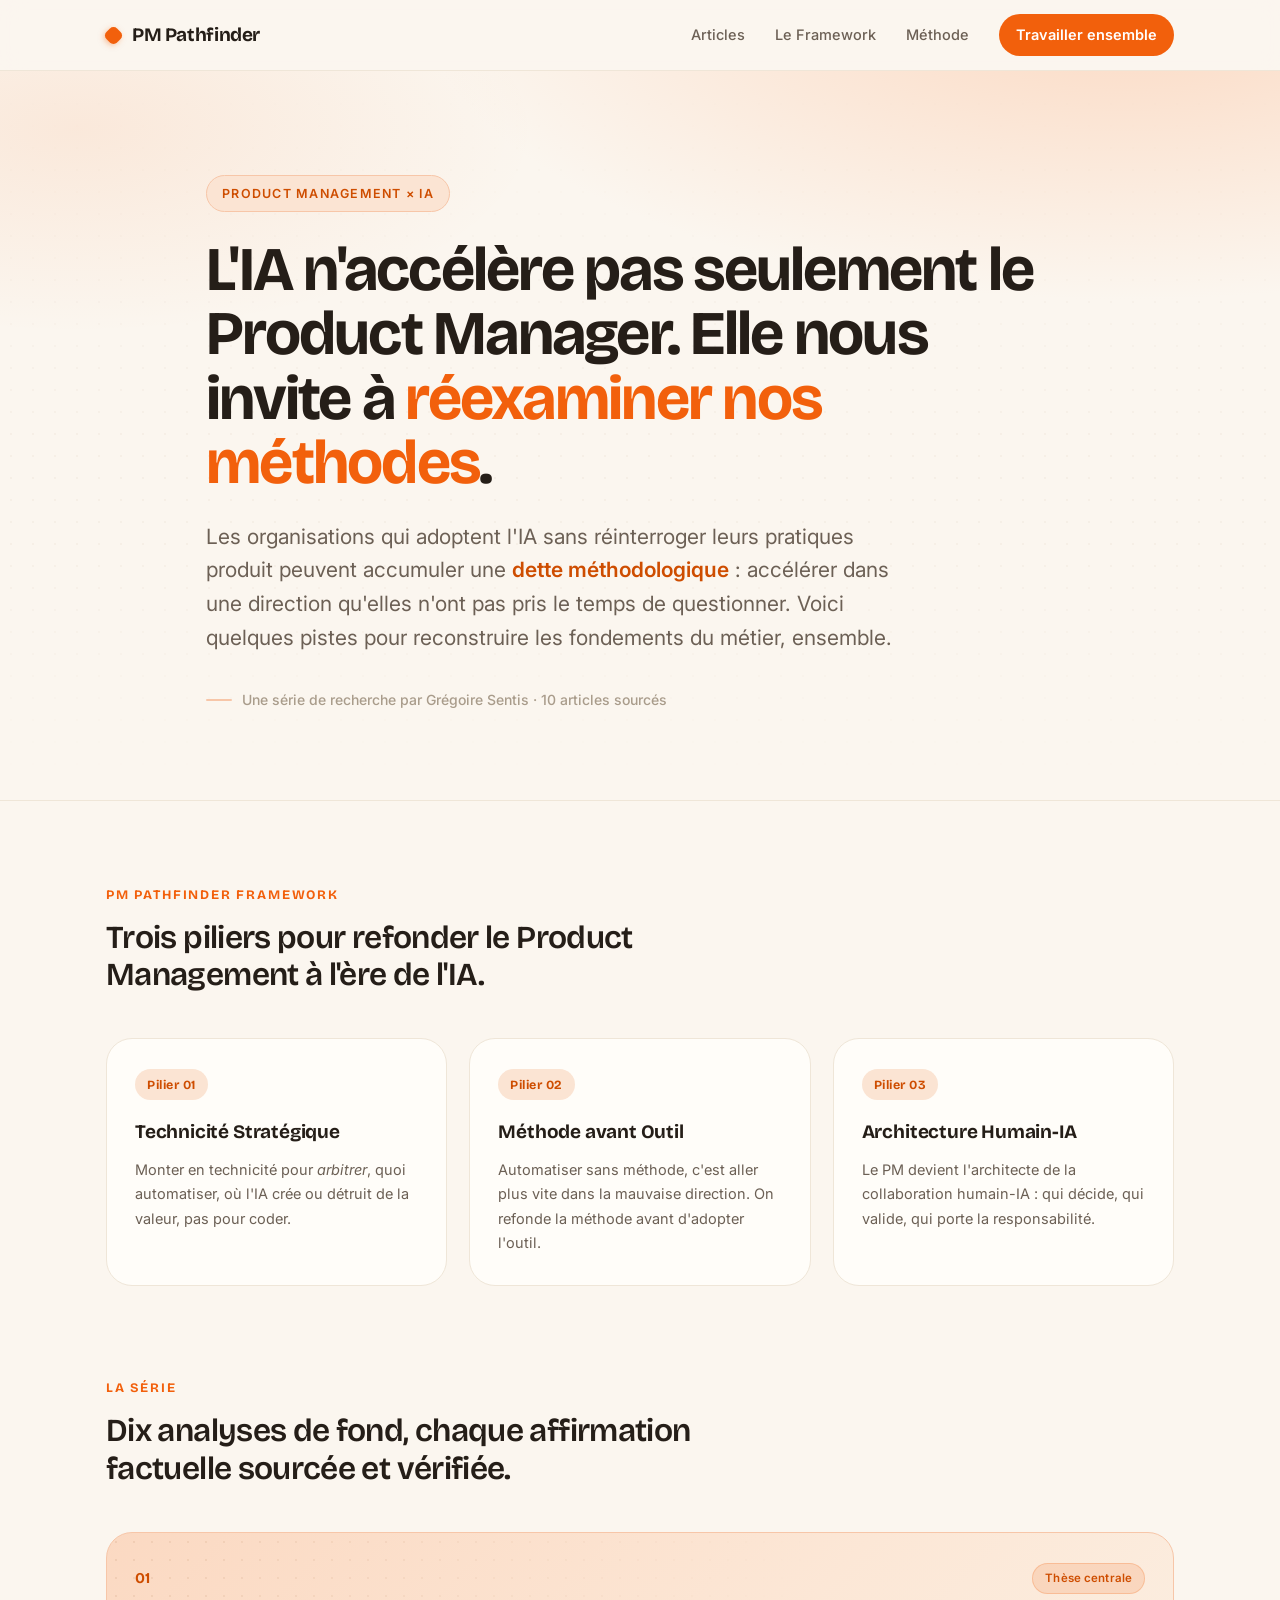
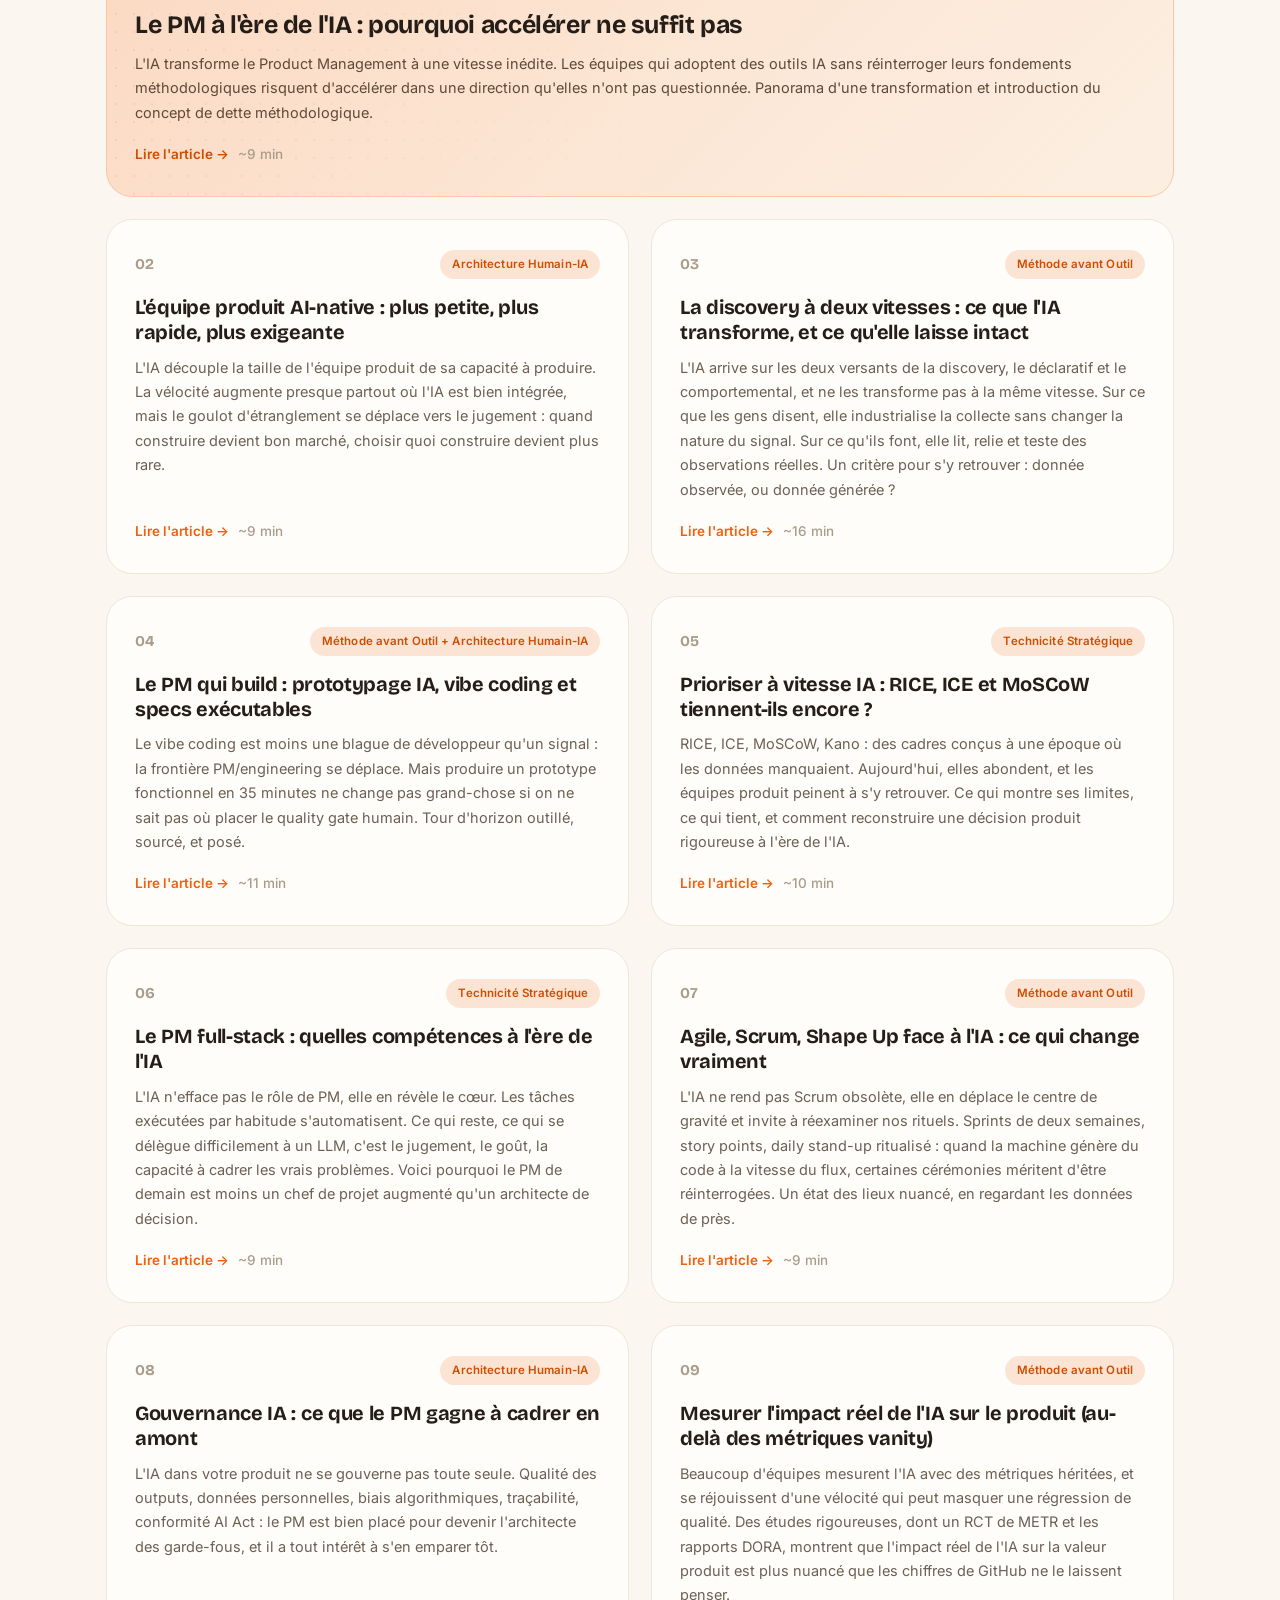
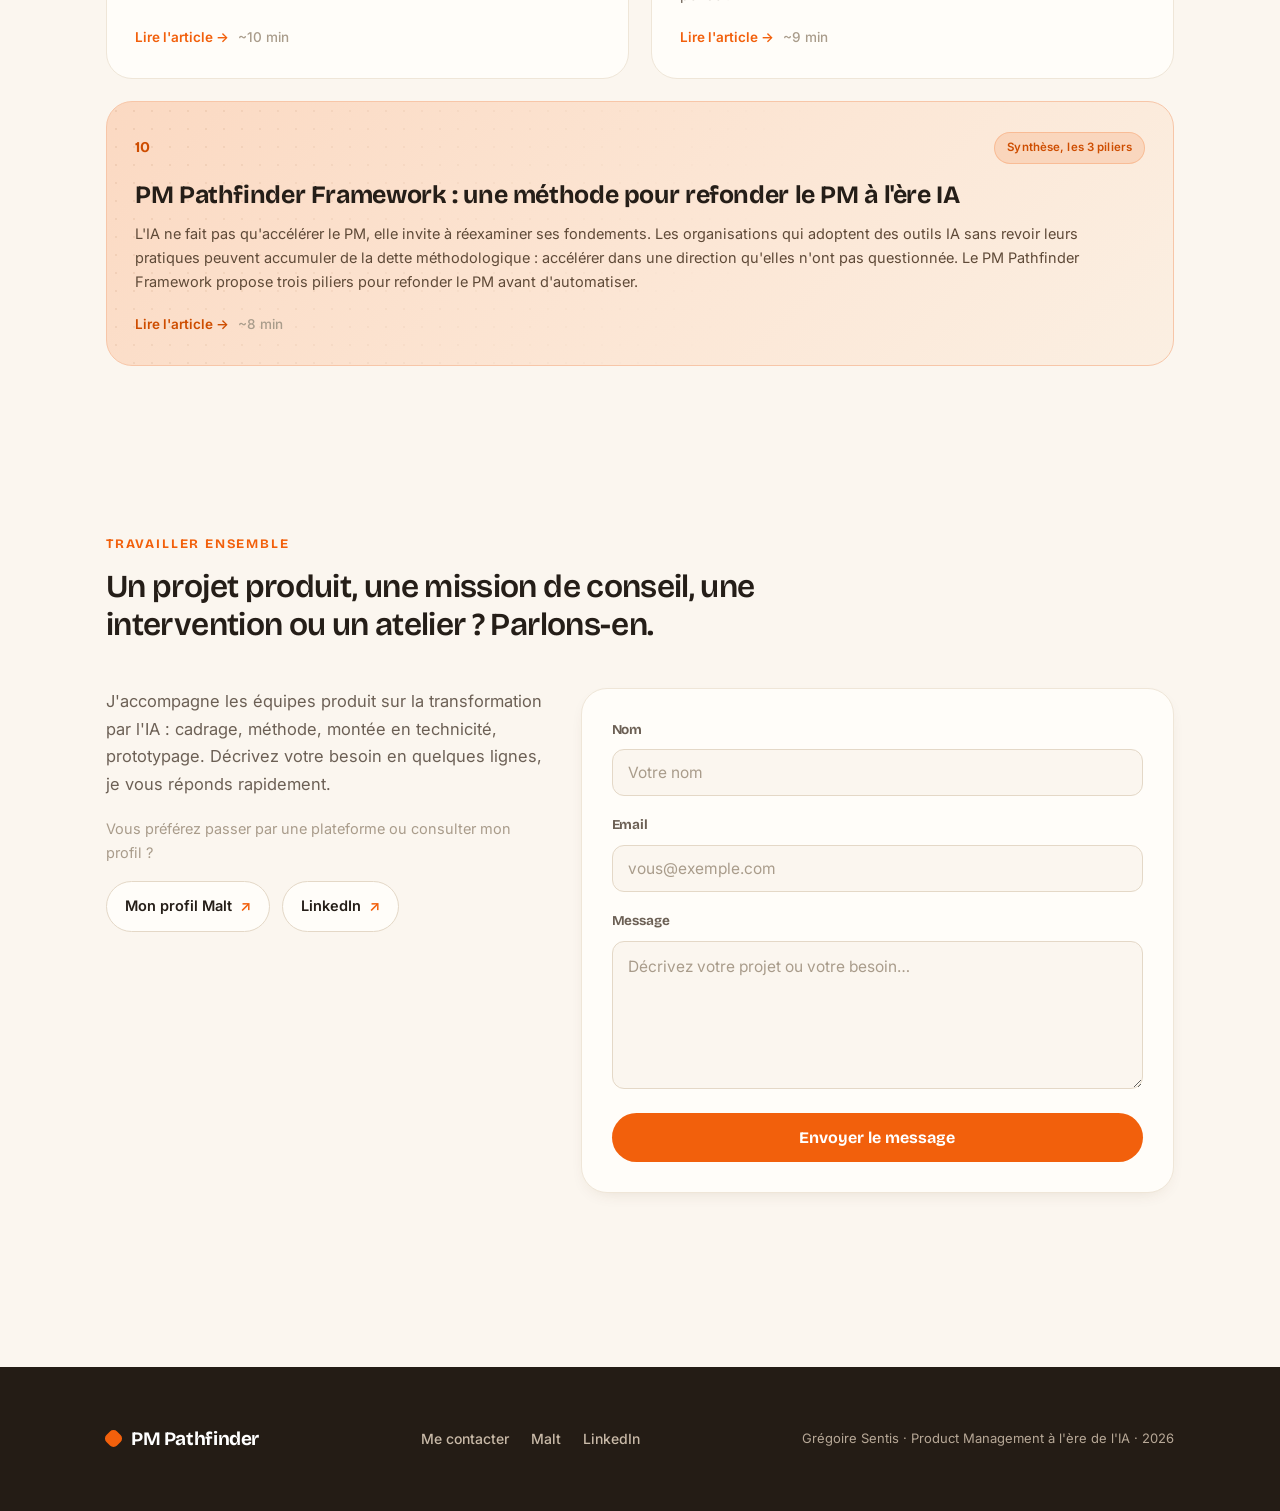
<file: index.html>
<!doctype html><html lang="fr"><head>
<meta charset="utf-8"><meta name="viewport" content="width=device-width,initial-scale=1">
<title>PM Pathfinder, Le Product Management à l&#x27;ère de l&#x27;IA</title>
<meta name="description" content="Série de recherche de Grégoire Sentis sur la transformation du Product Management par l&#x27;IA dans les startups et scaleups.">
<link rel="preconnect" href="https://fonts.googleapis.com">
<link href="https://fonts.googleapis.com/css2?family=Bricolage+Grotesque:opsz,wght@12..96,400..800&family=Inter:wght@400;500;600;700&display=swap" rel="stylesheet">
<link rel="stylesheet" href="styles.css">
<script defer src="/analytics.js"></script>
<link rel="canonical" href="https://www.gregoiresentis.com/">
<meta property="og:type" content="website">
<meta property="og:site_name" content="PM Pathfinder">
<meta property="og:locale" content="fr_FR">
<meta property="og:title" content="PM Pathfinder, Le Product Management à l'ère de l'IA">
<meta property="og:description" content="Série de recherche de Grégoire Sentis sur la transformation du Product Management par l'IA dans les startups et scaleups.">
<meta property="og:url" content="https://www.gregoiresentis.com/">
<meta name="twitter:card" content="summary">
<meta name="twitter:title" content="PM Pathfinder, Le Product Management à l'ère de l'IA">
<meta name="twitter:description" content="Série de recherche de Grégoire Sentis sur la transformation du Product Management par l'IA dans les startups et scaleups.">
<script type="application/ld+json">{"@context":"https://schema.org","@type":"WebSite","name":"PM Pathfinder","url":"https://www.gregoiresentis.com/","inLanguage":"fr","description":"Série de recherche de Grégoire Sentis sur la transformation du Product Management par l'IA dans les startups et scaleups.","author":{"@type":"Person","name":"Grégoire Sentis","url":"https://www.linkedin.com/in/gregoire-sentis/"}}</script>
</head><body>
<nav class="nav"><div class="wrap">
<a class="brand" href="index.html"><span class="dot"></span> PM Pathfinder</a>
<div class="nav-links">
<a href="index.html#articles">Articles</a>
<a href="index.html#framework">Le Framework</a>
<a href="articles/10-framework.html">Méthode</a>
<a class="nav-cta" href="index.html#contact">Travailler ensemble</a>
</div></div></nav>

<header class="hero"><div class="wrap">
<span class="kicker">Product Management × IA</span>
<h1>L'IA n'accélère pas seulement le Product Manager. Elle nous invite à <span class="hl">réexaminer nos méthodes</span>.</h1>
<p class="lead">Les organisations qui adoptent l'IA sans réinterroger leurs pratiques produit peuvent accumuler une <strong>dette méthodologique</strong> : accélérer dans une direction qu'elles n'ont pas pris le temps de questionner. Voici quelques pistes pour reconstruire les fondements du métier, ensemble.</p>
<div class="sig">Une série de recherche par Grégoire Sentis · 10 articles sourcés</div>
</div></header>

<section class="section" id="framework"><div class="wrap">
<h2 class="sec-title">PM Pathfinder Framework</h2>
<div class="sec-sub">Trois piliers pour refonder le Product Management à l'ère de l'IA.</div>
<div class="pillars"><div class="pillar"><div class="n">Pilier 01</div><h3>Technicité Stratégique</h3><p>Monter en technicité pour <em>arbitrer</em>, quoi automatiser, où l'IA crée ou détruit de la valeur, pas pour coder.</p></div><div class="pillar"><div class="n">Pilier 02</div><h3>Méthode avant Outil</h3><p>Automatiser sans méthode, c'est aller plus vite dans la mauvaise direction. On refonde la méthode avant d'adopter l'outil.</p></div><div class="pillar"><div class="n">Pilier 03</div><h3>Architecture Humain-IA</h3><p>Le PM devient l'architecte de la collaboration humain-IA : qui décide, qui valide, qui porte la responsabilité.</p></div></div>
</div></section>

<section class="section" id="articles" style="padding-top:8px"><div class="wrap">
<h2 class="sec-title">La série</h2>
<div class="sec-sub">Dix analyses de fond, chaque affirmation factuelle sourcée et vérifiée.</div>
<div class="grid"><a class="card feat" href="articles/01-panorama.html">
<div class="top"><span class="num">01</span><span class="badge">Thèse centrale</span></div>
<h3>Le PM à l&#x27;ère de l&#x27;IA : pourquoi accélérer ne suffit pas</h3>
<p>L&#x27;IA transforme le Product Management à une vitesse inédite. Les équipes qui adoptent des outils IA sans réinterroger leurs fondements méthodologiques risquent d&#x27;accélérer dans une direction qu&#x27;elles n&#x27;ont pas questionnée. Panorama d&#x27;une transformation et introduction du concept de dette méthodologique.</p>
<div class="meta">Lire l'article →&nbsp;<span style="color:var(--text-muted);font-weight:500">~9 min</span></div>
</a><a class="card" href="articles/02-organisation.html">
<div class="top"><span class="num">02</span><span class="badge">Architecture Humain-IA</span></div>
<h3>L&#x27;équipe produit AI-native : plus petite, plus rapide, plus exigeante</h3>
<p>L&#x27;IA découple la taille de l&#x27;équipe produit de sa capacité à produire. La vélocité augmente presque partout où l&#x27;IA est bien intégrée, mais le goulot d&#x27;étranglement se déplace vers le jugement : quand construire devient bon marché, choisir quoi construire devient plus rare.</p>
<div class="meta">Lire l'article →&nbsp;<span style="color:var(--text-muted);font-weight:500">~9 min</span></div>
</a><a class="card" href="articles/03-discovery.html">
<div class="top"><span class="num">03</span><span class="badge">Méthode avant Outil</span></div>
<h3>La discovery à deux vitesses : ce que l&#x27;IA transforme, et ce qu&#x27;elle laisse intact</h3>
<p>L&#x27;IA arrive sur les deux versants de la discovery, le déclaratif et le comportemental, et ne les transforme pas à la même vitesse. Sur ce que les gens disent, elle industrialise la collecte sans changer la nature du signal. Sur ce qu&#x27;ils font, elle lit, relie et teste des observations réelles. Un critère pour s&#x27;y retrouver : donnée observée, ou donnée générée ?</p>
<div class="meta">Lire l'article →&nbsp;<span style="color:var(--text-muted);font-weight:500">~16 min</span></div>
</a><a class="card" href="articles/04-delivery.html">
<div class="top"><span class="num">04</span><span class="badge">Méthode avant Outil + Architecture Humain-IA</span></div>
<h3>Le PM qui build : prototypage IA, vibe coding et specs exécutables</h3>
<p>Le vibe coding est moins une blague de développeur qu&#x27;un signal : la frontière PM/engineering se déplace. Mais produire un prototype fonctionnel en 35 minutes ne change pas grand-chose si on ne sait pas où placer le quality gate humain. Tour d&#x27;horizon outillé, sourcé, et posé.</p>
<div class="meta">Lire l'article →&nbsp;<span style="color:var(--text-muted);font-weight:500">~11 min</span></div>
</a><a class="card" href="articles/05-priorisation.html">
<div class="top"><span class="num">05</span><span class="badge">Technicité Stratégique</span></div>
<h3>Prioriser à vitesse IA : RICE, ICE et MoSCoW tiennent-ils encore ?</h3>
<p>RICE, ICE, MoSCoW, Kano : des cadres conçus à une époque où les données manquaient. Aujourd&#x27;hui, elles abondent, et les équipes produit peinent à s&#x27;y retrouver. Ce qui montre ses limites, ce qui tient, et comment reconstruire une décision produit rigoureuse à l&#x27;ère de l&#x27;IA.</p>
<div class="meta">Lire l'article →&nbsp;<span style="color:var(--text-muted);font-weight:500">~10 min</span></div>
</a><a class="card" href="articles/06-competences.html">
<div class="top"><span class="num">06</span><span class="badge">Technicité Stratégique</span></div>
<h3>Le PM full-stack : quelles compétences à l&#x27;ère de l&#x27;IA</h3>
<p>L&#x27;IA n&#x27;efface pas le rôle de PM, elle en révèle le cœur. Les tâches exécutées par habitude s&#x27;automatisent. Ce qui reste, ce qui se délègue difficilement à un LLM, c&#x27;est le jugement, le goût, la capacité à cadrer les vrais problèmes. Voici pourquoi le PM de demain est moins un chef de projet augmenté qu&#x27;un architecte de décision.</p>
<div class="meta">Lire l'article →&nbsp;<span style="color:var(--text-muted);font-weight:500">~9 min</span></div>
</a><a class="card" href="articles/07-methodologies.html">
<div class="top"><span class="num">07</span><span class="badge">Méthode avant Outil</span></div>
<h3>Agile, Scrum, Shape Up face à l&#x27;IA : ce qui change vraiment</h3>
<p>L&#x27;IA ne rend pas Scrum obsolète, elle en déplace le centre de gravité et invite à réexaminer nos rituels. Sprints de deux semaines, story points, daily stand-up ritualisé : quand la machine génère du code à la vitesse du flux, certaines cérémonies méritent d&#x27;être réinterrogées. Un état des lieux nuancé, en regardant les données de près.</p>
<div class="meta">Lire l'article →&nbsp;<span style="color:var(--text-muted);font-weight:500">~9 min</span></div>
</a><a class="card" href="articles/08-gouvernance.html">
<div class="top"><span class="num">08</span><span class="badge">Architecture Humain-IA</span></div>
<h3>Gouvernance IA : ce que le PM gagne à cadrer en amont</h3>
<p>L&#x27;IA dans votre produit ne se gouverne pas toute seule. Qualité des outputs, données personnelles, biais algorithmiques, traçabilité, conformité AI Act : le PM est bien placé pour devenir l&#x27;architecte des garde-fous, et il a tout intérêt à s&#x27;en emparer tôt.</p>
<div class="meta">Lire l'article →&nbsp;<span style="color:var(--text-muted);font-weight:500">~10 min</span></div>
</a><a class="card" href="articles/09-mesure.html">
<div class="top"><span class="num">09</span><span class="badge">Méthode avant Outil</span></div>
<h3>Mesurer l&#x27;impact réel de l&#x27;IA sur le produit (au-delà des métriques vanity)</h3>
<p>Beaucoup d&#x27;équipes mesurent l&#x27;IA avec des métriques héritées, et se réjouissent d&#x27;une vélocité qui peut masquer une régression de qualité. Des études rigoureuses, dont un RCT de METR et les rapports DORA, montrent que l&#x27;impact réel de l&#x27;IA sur la valeur produit est plus nuancé que les chiffres de GitHub ne le laissent penser.</p>
<div class="meta">Lire l'article →&nbsp;<span style="color:var(--text-muted);font-weight:500">~9 min</span></div>
</a><a class="card feat" href="articles/10-framework.html">
<div class="top"><span class="num">10</span><span class="badge">Synthèse, les 3 piliers</span></div>
<h3>PM Pathfinder Framework : une méthode pour refonder le PM à l&#x27;ère IA</h3>
<p>L&#x27;IA ne fait pas qu&#x27;accélérer le PM, elle invite à réexaminer ses fondements. Les organisations qui adoptent des outils IA sans revoir leurs pratiques peuvent accumuler de la dette méthodologique : accélérer dans une direction qu&#x27;elles n&#x27;ont pas questionnée. Le PM Pathfinder Framework propose trois piliers pour refonder le PM avant d&#x27;automatiser.</p>
<div class="meta">Lire l'article →&nbsp;<span style="color:var(--text-muted);font-weight:500">~8 min</span></div>
</a></div>
</div></section>

<section class="section" id="contact"><div class="wrap">
<h2 class="sec-title">Travailler ensemble</h2>
<div class="sec-sub">Un projet produit, une mission de conseil, une intervention ou un atelier ? Parlons-en.</div>
<div class="contact">
<div class="contact-intro">
<p>J'accompagne les équipes produit sur la transformation par l'IA : cadrage, méthode, montée en technicité, prototypage. Décrivez votre besoin en quelques lignes, je vous réponds rapidement.</p>
<p class="contact-alt">Vous préférez passer par une plateforme ou consulter mon profil ?</p>
<div class="contact-links">
<a class="clink" href="https://www.malt.fr/profile/gregoiresentis" target="_blank" rel="noopener">Mon profil Malt <span aria-hidden="true">↗</span></a>
<a class="clink" href="https://www.linkedin.com/in/gregoire-sentis/" target="_blank" rel="noopener">LinkedIn <span aria-hidden="true">↗</span></a>
</div>
</div>
<form class="cform" action="https://formsubmit.co/sentisgregoire@gmail.com" method="POST">
<input type="hidden" name="_subject" value="Nouveau message depuis gregoiresentis.com">
<input type="hidden" name="_template" value="table">
<input type="hidden" name="_captcha" value="false">
<input type="text" name="_honey" class="honey" tabindex="-1" autocomplete="off">
<label>Nom<input type="text" name="name" placeholder="Votre nom" required></label>
<label>Email<input type="email" name="email" placeholder="vous@exemple.com" required></label>
<label>Message<textarea name="message" rows="5" placeholder="Décrivez votre projet ou votre besoin…" required></textarea></label>
<button type="submit">Envoyer le message</button>
<div class="cform-status" role="status" aria-live="polite"></div>
</form>
</div>
</div></section>

<footer class="foot"><div class="wrap">
<div><a class="brand" href="index.html" style="display:flex;gap:10px;align-items:center"><span class="dot"></span> PM Pathfinder</a></div>
<div class="foot-links">
<a href="index.html#contact">Me contacter</a>
<a href="https://www.malt.fr/profile/gregoiresentis" target="_blank" rel="noopener">Malt</a>
<a href="https://www.linkedin.com/in/gregoire-sentis/" target="_blank" rel="noopener">LinkedIn</a>
</div>
<div class="small">Grégoire Sentis · Product Management à l'ère de l'IA · 2026</div>
</div></footer>
</body></html>
</file>
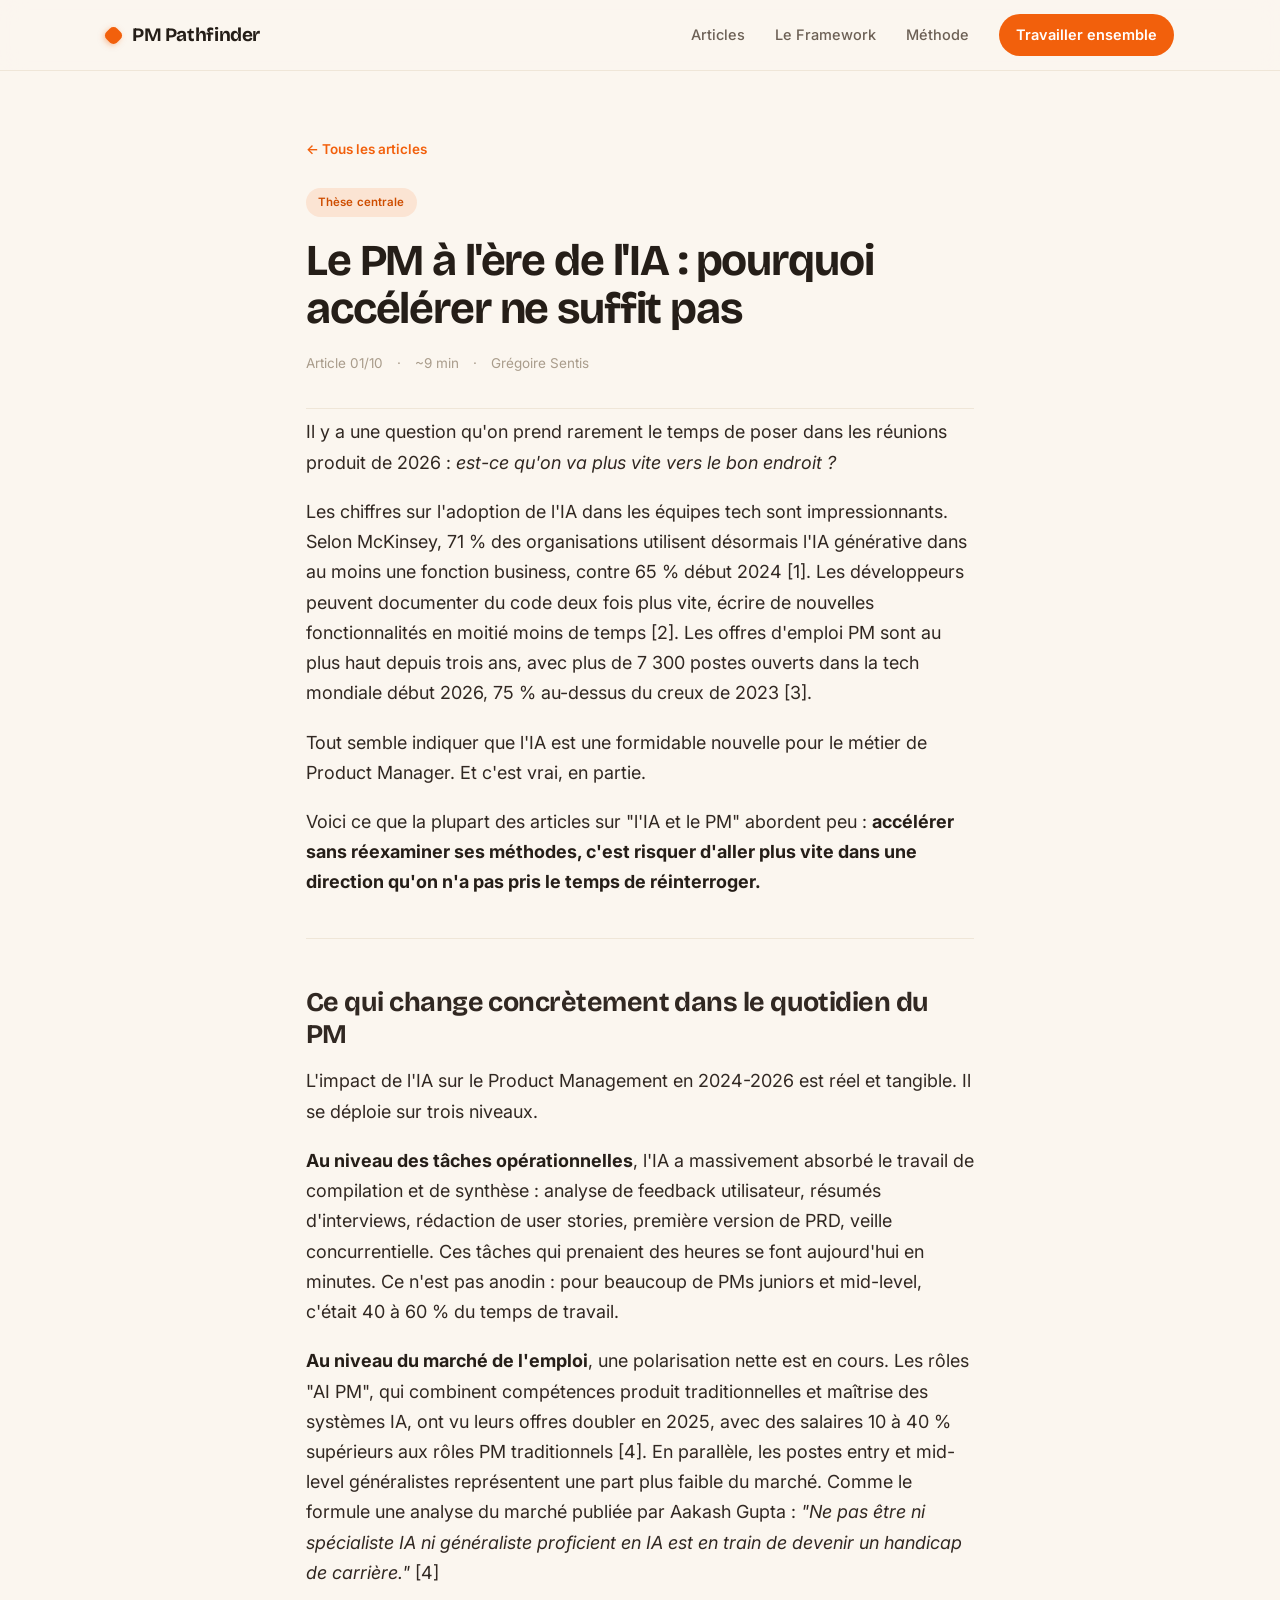
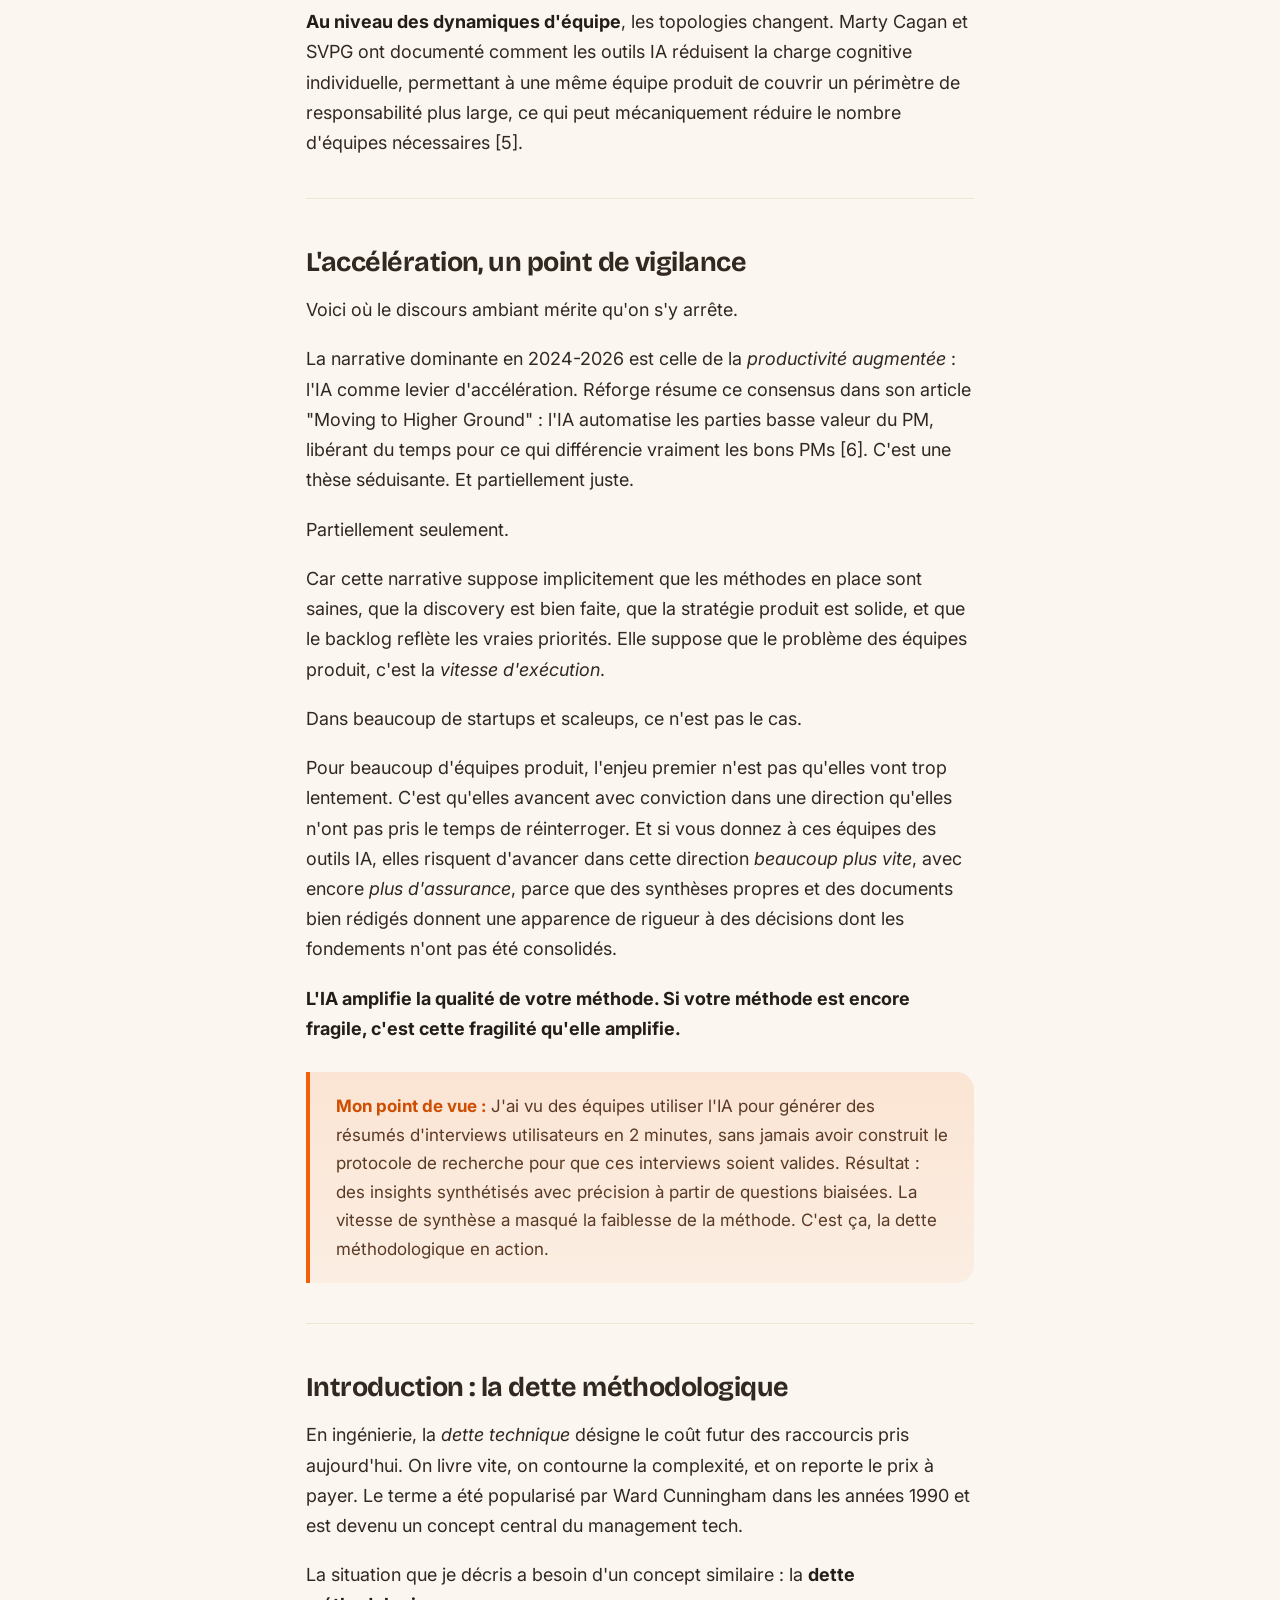
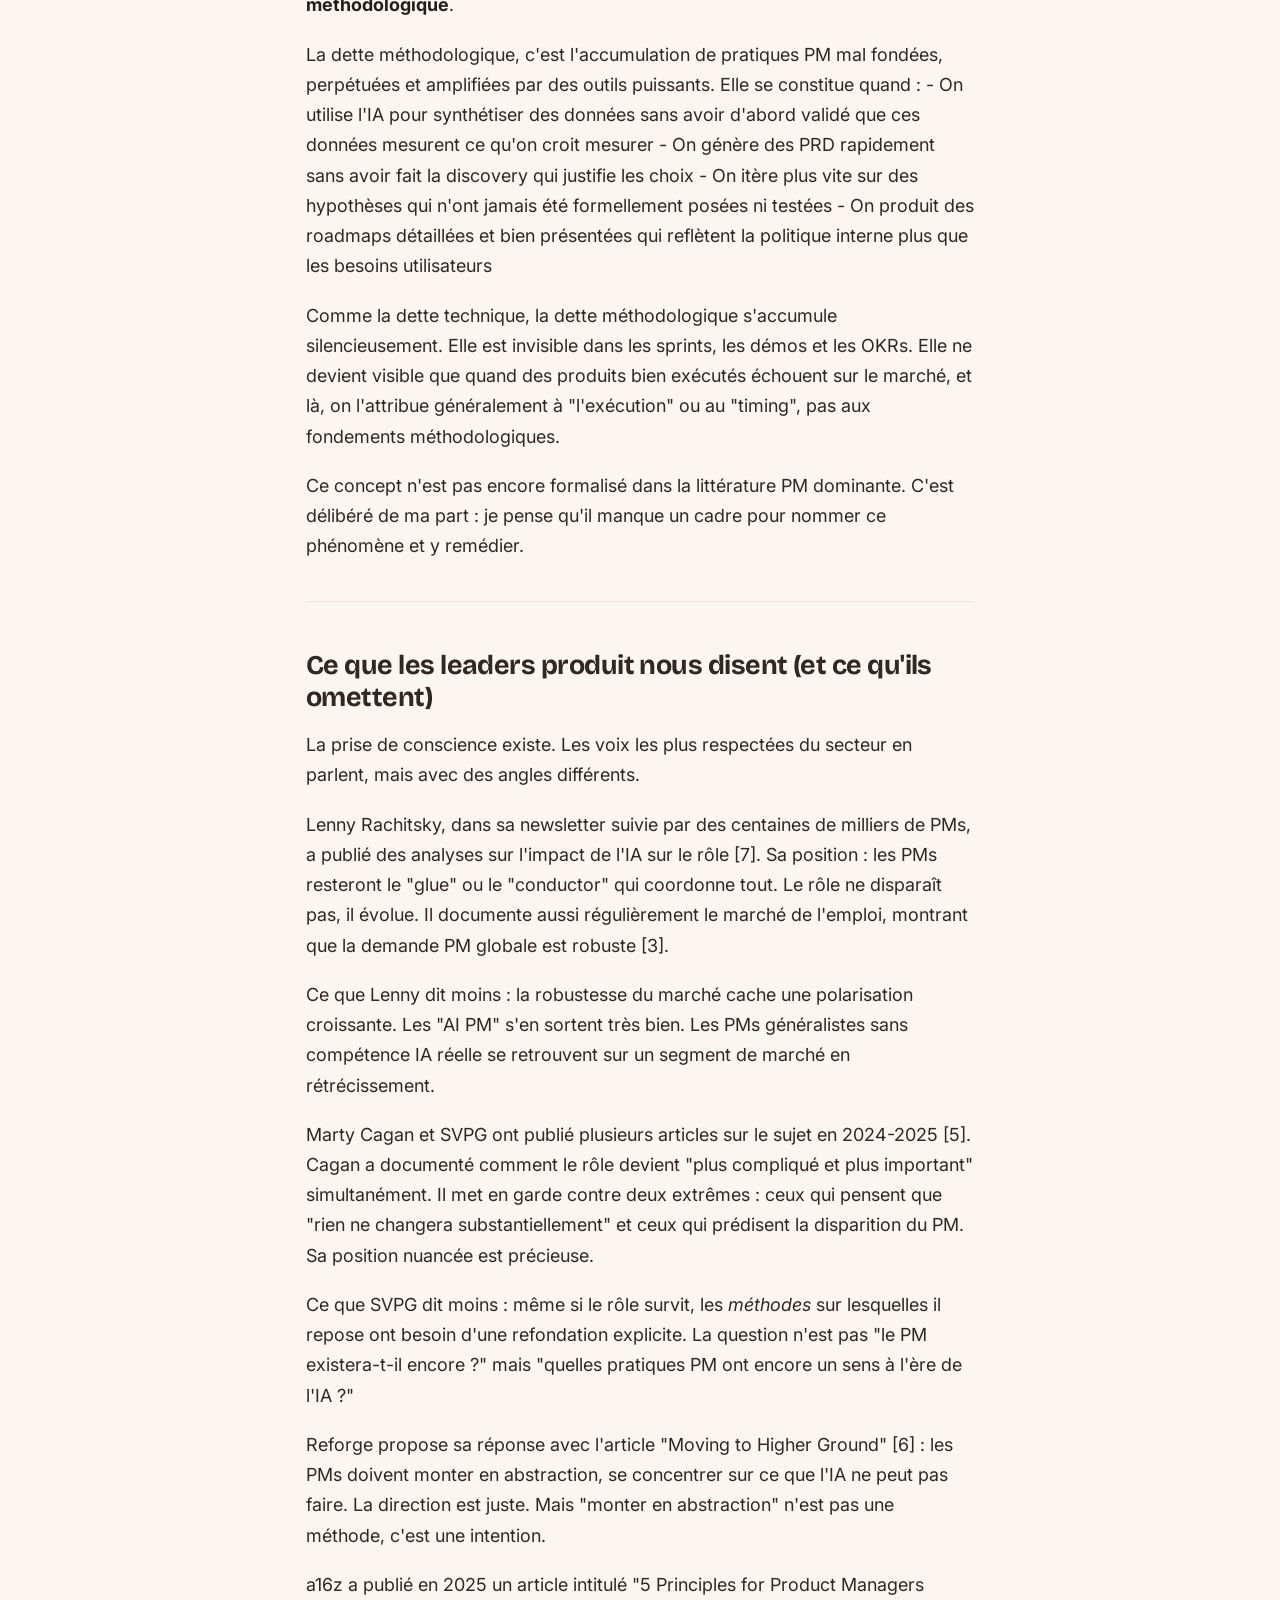
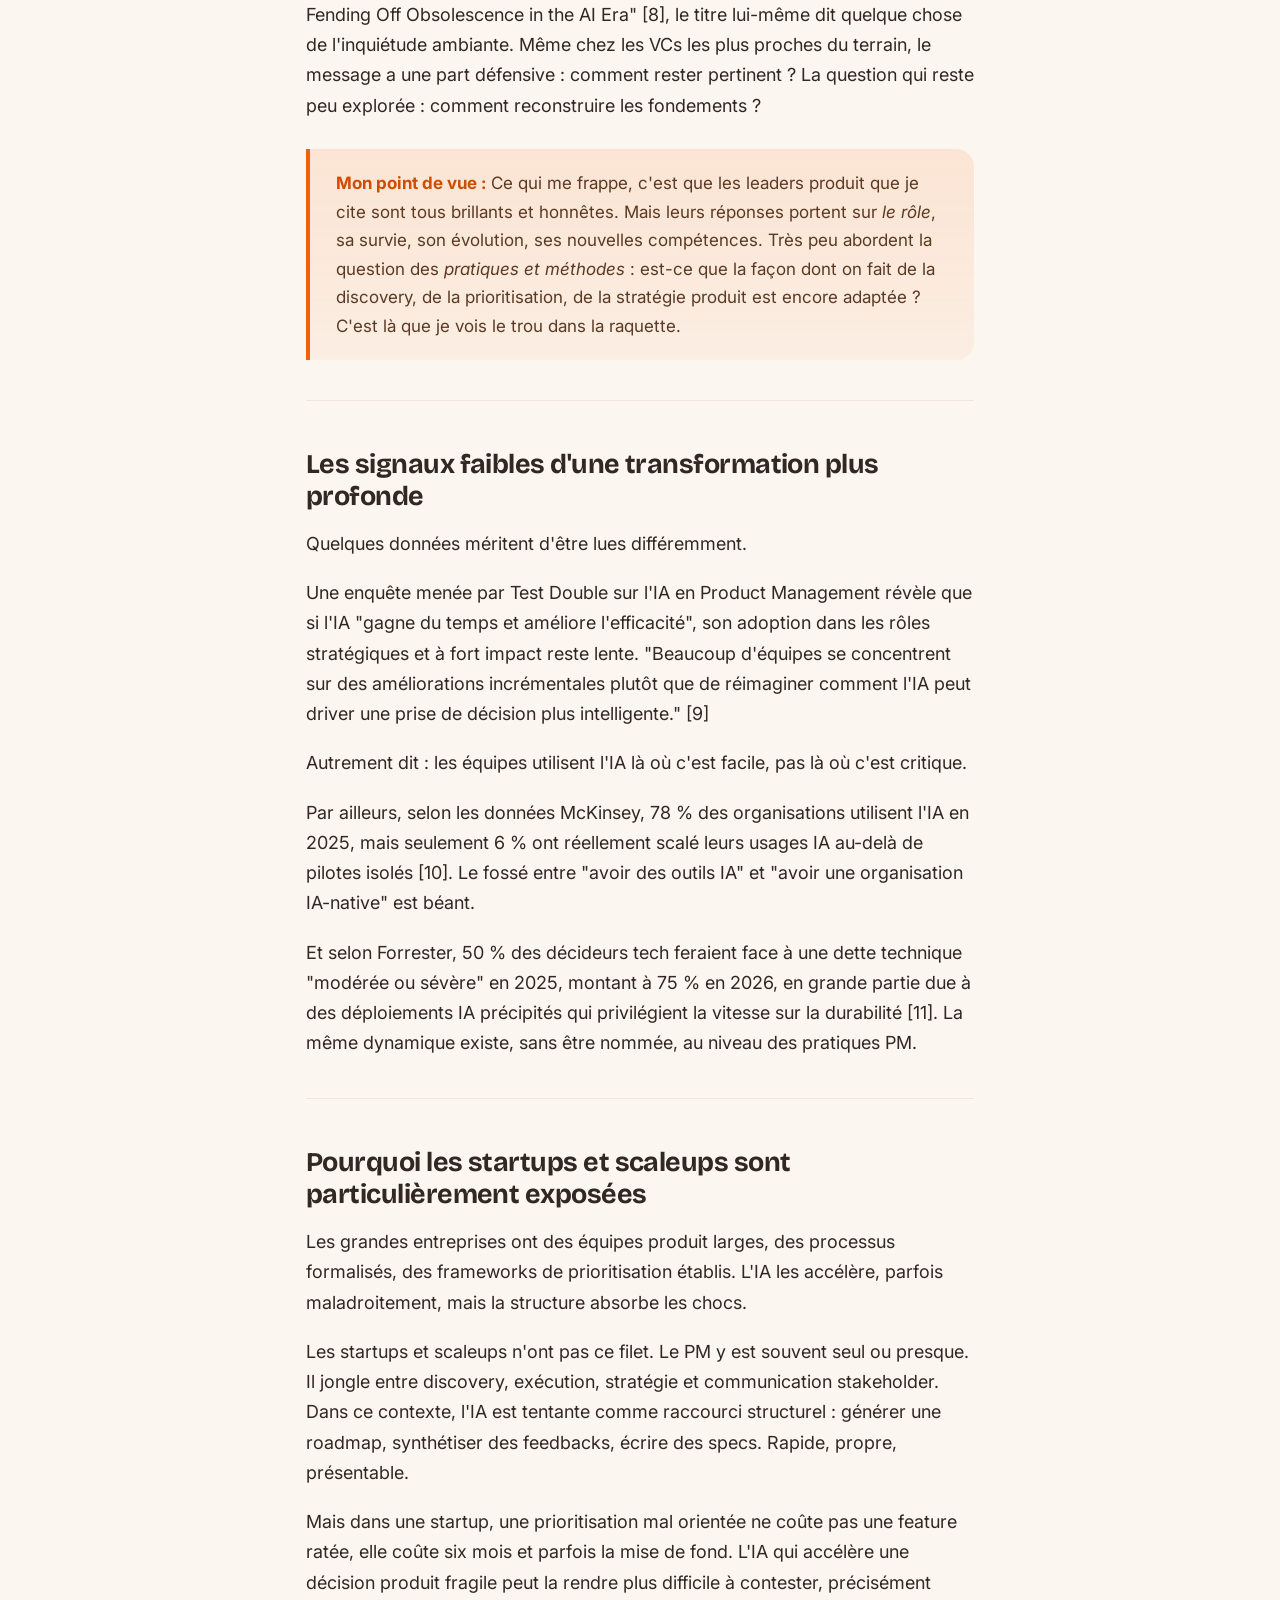
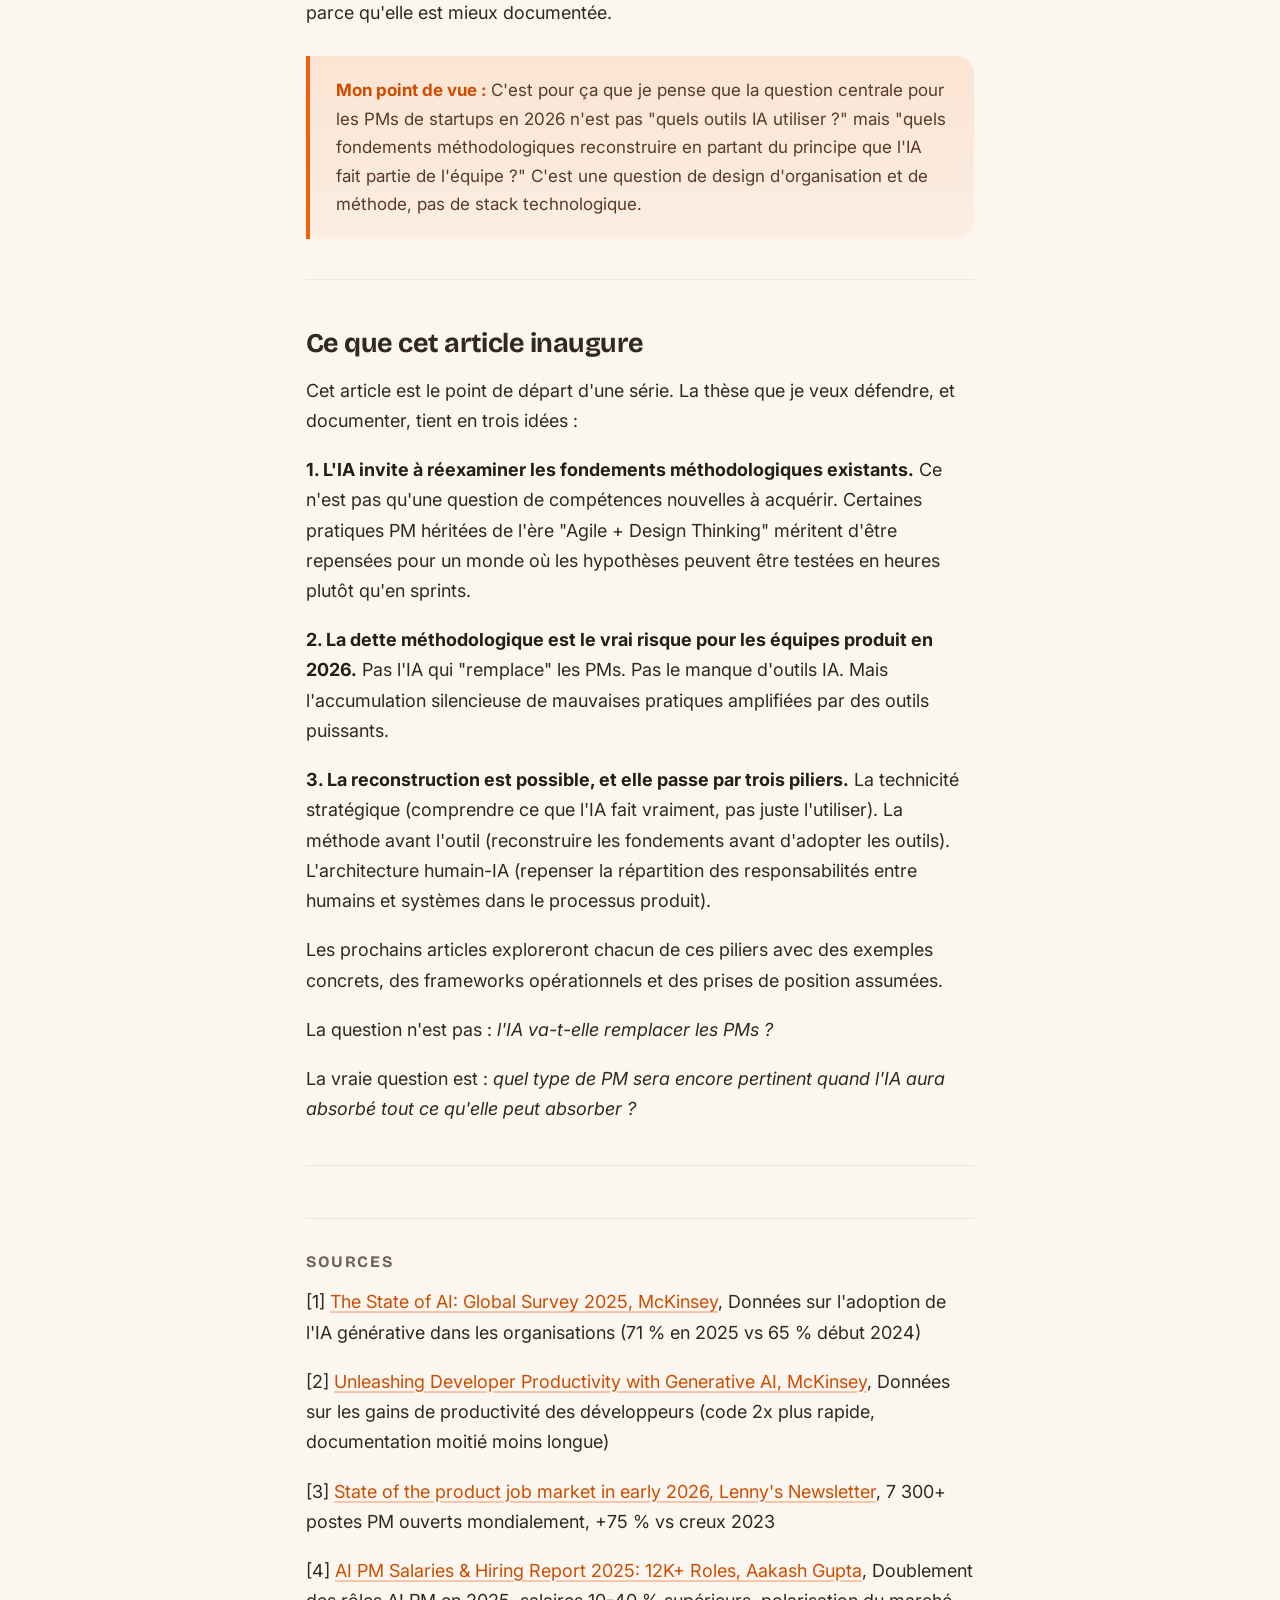
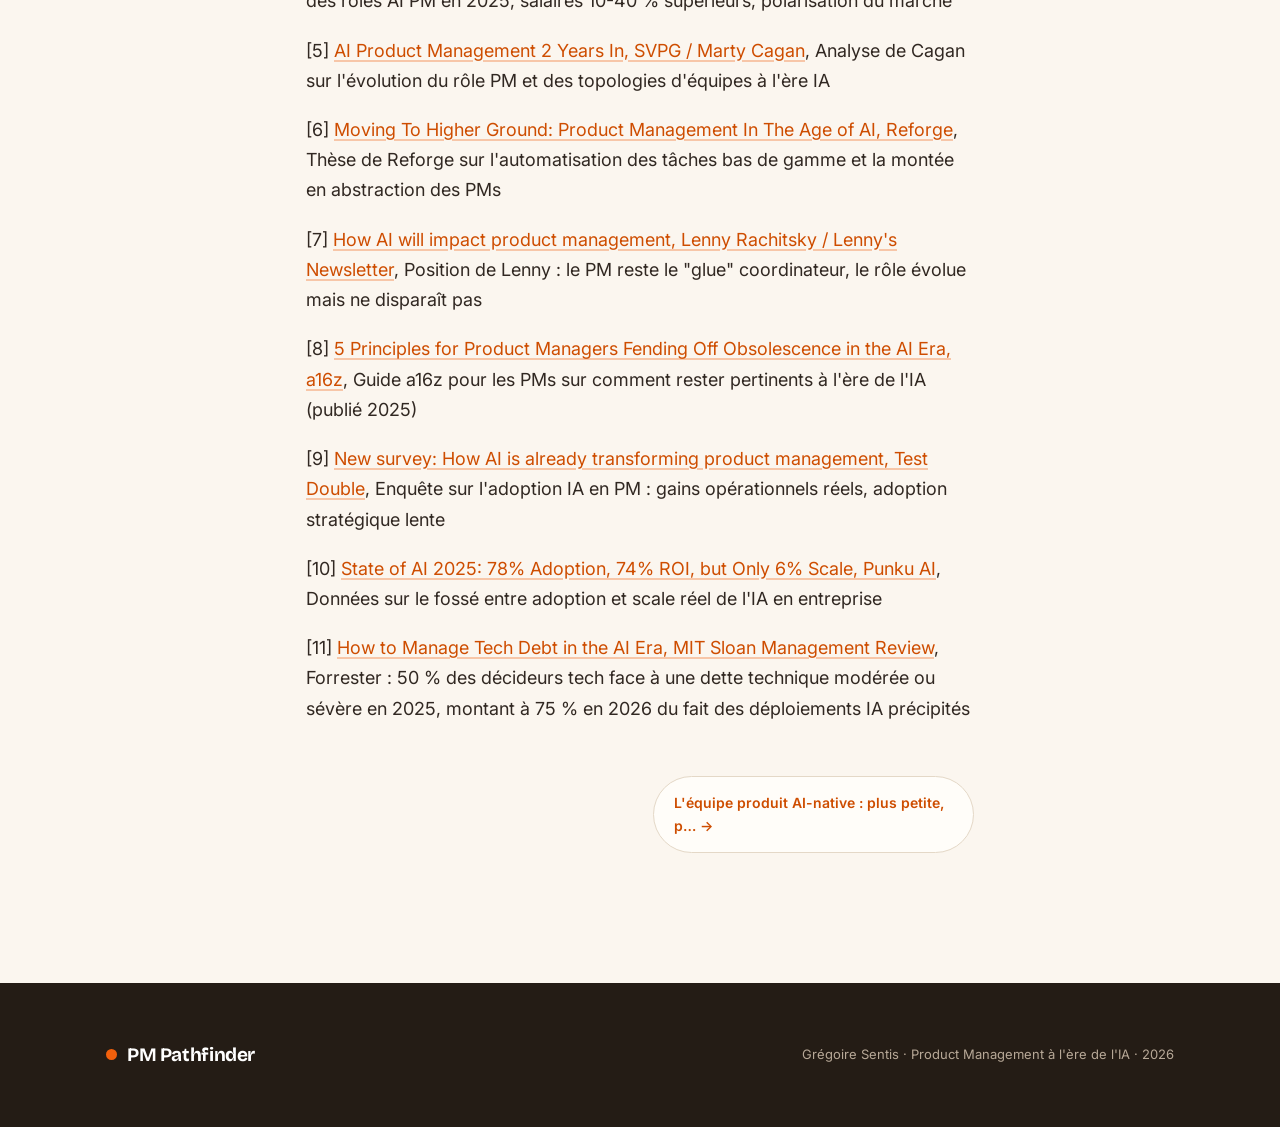
<file: articles/01-panorama.html>
<!doctype html><html lang="fr"><head>
<meta charset="utf-8"><meta name="viewport" content="width=device-width,initial-scale=1">
<title>Le PM à l&#x27;ère de l&#x27;IA : pourquoi accélérer ne suffit pas, PM Pathfinder</title>
<meta name="description" content="L&#x27;IA transforme le Product Management à une vitesse inédite. Les équipes qui adoptent des outils IA sans réinterroger leurs fondements méthodologiques risquent d&#x27;accélérer dans une direction qu&#x27;elles n&#x27;ont pas questionnée. Panorama d&#x27;une transformation et introduction du concept de dette méthodologique.">
<link rel="preconnect" href="https://fonts.googleapis.com">
<link href="https://fonts.googleapis.com/css2?family=Bricolage+Grotesque:opsz,wght@12..96,400..800&family=Inter:wght@400;500;600;700&display=swap" rel="stylesheet">
<link rel="stylesheet" href="../styles.css">
<script defer src="/analytics.js"></script>
<link rel="canonical" href="https://www.gregoiresentis.com/articles/01-panorama.html">
<meta property="og:type" content="article">
<meta property="og:site_name" content="PM Pathfinder">
<meta property="og:locale" content="fr_FR">
<meta property="og:title" content="Le PM à l'ère de l'IA : pourquoi accélérer ne suffit pas, PM Pathfinder">
<meta property="og:description" content="L'IA transforme le Product Management à une vitesse inédite. Les équipes qui adoptent des outils IA sans réinterroger leurs fondements méthodologiques risquent d'accélérer dans une direction qu'elles n'ont pas questionnée. Panorama d'une transformation et introduction du concept de dette méthodologique.">
<meta property="og:url" content="https://www.gregoiresentis.com/articles/01-panorama.html">
<meta name="twitter:card" content="summary">
<meta name="twitter:title" content="Le PM à l'ère de l'IA : pourquoi accélérer ne suffit pas, PM Pathfinder">
<meta name="twitter:description" content="L'IA transforme le Product Management à une vitesse inédite. Les équipes qui adoptent des outils IA sans réinterroger leurs fondements méthodologiques risquent d'accélérer dans une direction qu'elles n'ont pas questionnée. Panorama d'une transformation et introduction du concept de dette méthodologique.">
<script type="application/ld+json">{"@context":"https://schema.org","@type":"BlogPosting","headline":"Le PM à l'ère de l'IA : pourquoi accélérer ne suffit pas","description":"L'IA transforme le Product Management à une vitesse inédite. Les équipes qui adoptent des outils IA sans réinterroger leurs fondements méthodologiques risquent d'accélérer dans une direction qu'elles n'ont pas questionnée. Panorama d'une transformation et introduction du concept de dette méthodologique.","inLanguage":"fr","mainEntityOfPage":{"@type":"WebPage","@id":"https://www.gregoiresentis.com/articles/01-panorama.html"},"url":"https://www.gregoiresentis.com/articles/01-panorama.html","author":{"@type":"Person","name":"Grégoire Sentis","url":"https://www.linkedin.com/in/gregoire-sentis/"},"publisher":{"@type":"Person","name":"Grégoire Sentis"}}</script>
</head><body>
<nav class="nav"><div class="wrap">
<a class="brand" href="../index.html"><span class="dot"></span> PM Pathfinder</a>
<div class="nav-links">
<a href="../index.html#articles">Articles</a>
<a href="../index.html#framework">Le Framework</a>
<a href="../articles/10-framework.html">Méthode</a>
<a class="nav-cta" href="../index.html#contact">Travailler ensemble</a>
</div></div></nav>

<article class="article"><div class="wrap">
<a class="crumb" href="../index.html#articles">← Tous les articles</a>
<div class="ahead">
<span class="badge">Thèse centrale</span>
<h1>Le PM à l&#x27;ère de l&#x27;IA : pourquoi accélérer ne suffit pas</h1>
<div class="amenu"><span>Article 01/10</span><span>·</span><span>~9 min</span><span>·</span><span>Grégoire Sentis</span></div>
</div>
<div class="prose"><p>Il y a une question qu'on prend rarement le temps de poser dans les réunions produit de 2026 : <em>est-ce qu'on va plus vite vers le bon endroit ?</em></p>
<p>Les chiffres sur l'adoption de l'IA dans les équipes tech sont impressionnants. Selon McKinsey, 71 % des organisations utilisent désormais l'IA générative dans au moins une fonction business, contre 65 % début 2024 [1]. Les développeurs peuvent documenter du code deux fois plus vite, écrire de nouvelles fonctionnalités en moitié moins de temps [2]. Les offres d'emploi PM sont au plus haut depuis trois ans, avec plus de 7 300 postes ouverts dans la tech mondiale début 2026, 75 % au-dessus du creux de 2023 [3].</p>
<p>Tout semble indiquer que l'IA est une formidable nouvelle pour le métier de Product Manager. Et c'est vrai, en partie.</p>
<p>Voici ce que la plupart des articles sur "l'IA et le PM" abordent peu : <strong>accélérer sans réexaminer ses méthodes, c'est risquer d'aller plus vite dans une direction qu'on n'a pas pris le temps de réinterroger.</strong></p>
<hr />
<h2 id="ce-qui-change-concretement-dans-le-quotidien-du-pm">Ce qui change concrètement dans le quotidien du PM</h2>
<p>L'impact de l'IA sur le Product Management en 2024-2026 est réel et tangible. Il se déploie sur trois niveaux.</p>
<p><strong>Au niveau des tâches opérationnelles</strong>, l'IA a massivement absorbé le travail de compilation et de synthèse : analyse de feedback utilisateur, résumés d'interviews, rédaction de user stories, première version de PRD, veille concurrentielle. Ces tâches qui prenaient des heures se font aujourd'hui en minutes. Ce n'est pas anodin : pour beaucoup de PMs juniors et mid-level, c'était 40 à 60 % du temps de travail.</p>
<p><strong>Au niveau du marché de l'emploi</strong>, une polarisation nette est en cours. Les rôles "AI PM", qui combinent compétences produit traditionnelles et maîtrise des systèmes IA, ont vu leurs offres doubler en 2025, avec des salaires 10 à 40 % supérieurs aux rôles PM traditionnels [4]. En parallèle, les postes entry et mid-level généralistes représentent une part plus faible du marché. Comme le formule une analyse du marché publiée par Aakash Gupta : <em>"Ne pas être ni spécialiste IA ni généraliste proficient en IA est en train de devenir un handicap de carrière."</em> [4]</p>
<p><strong>Au niveau des dynamiques d'équipe</strong>, les topologies changent. Marty Cagan et SVPG ont documenté comment les outils IA réduisent la charge cognitive individuelle, permettant à une même équipe produit de couvrir un périmètre de responsabilité plus large, ce qui peut mécaniquement réduire le nombre d'équipes nécessaires [5].</p>
<hr />
<h2 id="le-piege-de-lacceleration">L'accélération, un point de vigilance</h2>
<p>Voici où le discours ambiant mérite qu'on s'y arrête.</p>
<p>La narrative dominante en 2024-2026 est celle de la <em>productivité augmentée</em> : l'IA comme levier d'accélération. Réforge résume ce consensus dans son article "Moving to Higher Ground" : l'IA automatise les parties basse valeur du PM, libérant du temps pour ce qui différencie vraiment les bons PMs [6]. C'est une thèse séduisante. Et partiellement juste.</p>
<p>Partiellement seulement.</p>
<p>Car cette narrative suppose implicitement que les méthodes en place sont saines, que la discovery est bien faite, que la stratégie produit est solide, et que le backlog reflète les vraies priorités. Elle suppose que le problème des équipes produit, c'est la <em>vitesse d'exécution</em>.</p>
<p>Dans beaucoup de startups et scaleups, ce n'est pas le cas.</p>
<p>Pour beaucoup d'équipes produit, l'enjeu premier n'est pas qu'elles vont trop lentement. C'est qu'elles avancent avec conviction dans une direction qu'elles n'ont pas pris le temps de réinterroger. Et si vous donnez à ces équipes des outils IA, elles risquent d'avancer dans cette direction <em>beaucoup plus vite</em>, avec encore <em>plus d'assurance</em>, parce que des synthèses propres et des documents bien rédigés donnent une apparence de rigueur à des décisions dont les fondements n'ont pas été consolidés.</p>
<p><strong>L'IA amplifie la qualité de votre méthode. Si votre méthode est encore fragile, c'est cette fragilité qu'elle amplifie.</strong></p>
<blockquote>
<p><strong>Mon point de vue :</strong> J'ai vu des équipes utiliser l'IA pour générer des résumés d'interviews utilisateurs en 2 minutes, sans jamais avoir construit le protocole de recherche pour que ces interviews soient valides. Résultat : des insights synthétisés avec précision à partir de questions biaisées. La vitesse de synthèse a masqué la faiblesse de la méthode. C'est ça, la dette méthodologique en action.</p>
</blockquote>
<hr />
<h2 id="introduction-la-dette-methodologique">Introduction : la dette méthodologique</h2>
<p>En ingénierie, la <em>dette technique</em> désigne le coût futur des raccourcis pris aujourd'hui. On livre vite, on contourne la complexité, et on reporte le prix à payer. Le terme a été popularisé par Ward Cunningham dans les années 1990 et est devenu un concept central du management tech.</p>
<p>La situation que je décris a besoin d'un concept similaire : la <strong>dette méthodologique</strong>.</p>
<p>La dette méthodologique, c'est l'accumulation de pratiques PM mal fondées, perpétuées et amplifiées par des outils puissants. Elle se constitue quand :
- On utilise l'IA pour synthétiser des données sans avoir d'abord validé que ces données mesurent ce qu'on croit mesurer
- On génère des PRD rapidement sans avoir fait la discovery qui justifie les choix
- On itère plus vite sur des hypothèses qui n'ont jamais été formellement posées ni testées
- On produit des roadmaps détaillées et bien présentées qui reflètent la politique interne plus que les besoins utilisateurs</p>
<p>Comme la dette technique, la dette méthodologique s'accumule silencieusement. Elle est invisible dans les sprints, les démos et les OKRs. Elle ne devient visible que quand des produits bien exécutés échouent sur le marché, et là, on l'attribue généralement à "l'exécution" ou au "timing", pas aux fondements méthodologiques.</p>
<p>Ce concept n'est pas encore formalisé dans la littérature PM dominante. C'est délibéré de ma part : je pense qu'il manque un cadre pour nommer ce phénomène et y remédier.</p>
<hr />
<h2 id="ce-que-les-leaders-produit-nous-disent-et-ce-quils-omettent">Ce que les leaders produit nous disent (et ce qu'ils omettent)</h2>
<p>La prise de conscience existe. Les voix les plus respectées du secteur en parlent, mais avec des angles différents.</p>
<p>Lenny Rachitsky, dans sa newsletter suivie par des centaines de milliers de PMs, a publié des analyses sur l'impact de l'IA sur le rôle [7]. Sa position : les PMs resteront le "glue" ou le "conductor" qui coordonne tout. Le rôle ne disparaît pas, il évolue. Il documente aussi régulièrement le marché de l'emploi, montrant que la demande PM globale est robuste [3].</p>
<p>Ce que Lenny dit moins : la robustesse du marché cache une polarisation croissante. Les "AI PM" s'en sortent très bien. Les PMs généralistes sans compétence IA réelle se retrouvent sur un segment de marché en rétrécissement.</p>
<p>Marty Cagan et SVPG ont publié plusieurs articles sur le sujet en 2024-2025 [5]. Cagan a documenté comment le rôle devient "plus compliqué et plus important" simultanément. Il met en garde contre deux extrêmes : ceux qui pensent que "rien ne changera substantiellement" et ceux qui prédisent la disparition du PM. Sa position nuancée est précieuse.</p>
<p>Ce que SVPG dit moins : même si le rôle survit, les <em>méthodes</em> sur lesquelles il repose ont besoin d'une refondation explicite. La question n'est pas "le PM existera-t-il encore ?" mais "quelles pratiques PM ont encore un sens à l'ère de l'IA ?"</p>
<p>Reforge propose sa réponse avec l'article "Moving to Higher Ground" [6] : les PMs doivent monter en abstraction, se concentrer sur ce que l'IA ne peut pas faire. La direction est juste. Mais "monter en abstraction" n'est pas une méthode, c'est une intention.</p>
<p>a16z a publié en 2025 un article intitulé "5 Principles for Product Managers Fending Off Obsolescence in the AI Era" [8], le titre lui-même dit quelque chose de l'inquiétude ambiante. Même chez les VCs les plus proches du terrain, le message a une part défensive : comment rester pertinent ? La question qui reste peu explorée : comment reconstruire les fondements ?</p>
<blockquote>
<p><strong>Mon point de vue :</strong> Ce qui me frappe, c'est que les leaders produit que je cite sont tous brillants et honnêtes. Mais leurs réponses portent sur <em>le rôle</em>, sa survie, son évolution, ses nouvelles compétences. Très peu abordent la question des <em>pratiques et méthodes</em> : est-ce que la façon dont on fait de la discovery, de la prioritisation, de la stratégie produit est encore adaptée ? C'est là que je vois le trou dans la raquette.</p>
</blockquote>
<hr />
<h2 id="les-signaux-faibles-dune-transformation-plus-profonde">Les signaux faibles d'une transformation plus profonde</h2>
<p>Quelques données méritent d'être lues différemment.</p>
<p>Une enquête menée par Test Double sur l'IA en Product Management révèle que si l'IA "gagne du temps et améliore l'efficacité", son adoption dans les rôles stratégiques et à fort impact reste lente. "Beaucoup d'équipes se concentrent sur des améliorations incrémentales plutôt que de réimaginer comment l'IA peut driver une prise de décision plus intelligente." [9]</p>
<p>Autrement dit : les équipes utilisent l'IA là où c'est facile, pas là où c'est critique.</p>
<p>Par ailleurs, selon les données McKinsey, 78 % des organisations utilisent l'IA en 2025, mais seulement 6 % ont réellement scalé leurs usages IA au-delà de pilotes isolés [10]. Le fossé entre "avoir des outils IA" et "avoir une organisation IA-native" est béant.</p>
<p>Et selon Forrester, 50 % des décideurs tech feraient face à une dette technique "modérée ou sévère" en 2025, montant à 75 % en 2026, en grande partie due à des déploiements IA précipités qui privilégient la vitesse sur la durabilité [11]. La même dynamique existe, sans être nommée, au niveau des pratiques PM.</p>
<hr />
<h2 id="pourquoi-les-startups-et-scaleups-sont-particulierement-exposees">Pourquoi les startups et scaleups sont particulièrement exposées</h2>
<p>Les grandes entreprises ont des équipes produit larges, des processus formalisés, des frameworks de prioritisation établis. L'IA les accélère, parfois maladroitement, mais la structure absorbe les chocs.</p>
<p>Les startups et scaleups n'ont pas ce filet. Le PM y est souvent seul ou presque. Il jongle entre discovery, exécution, stratégie et communication stakeholder. Dans ce contexte, l'IA est tentante comme raccourci structurel : générer une roadmap, synthétiser des feedbacks, écrire des specs. Rapide, propre, présentable.</p>
<p>Mais dans une startup, une prioritisation mal orientée ne coûte pas une feature ratée, elle coûte six mois et parfois la mise de fond. L'IA qui accélère une décision produit fragile peut la rendre plus difficile à contester, précisément parce qu'elle est mieux documentée.</p>
<blockquote>
<p><strong>Mon point de vue :</strong> C'est pour ça que je pense que la question centrale pour les PMs de startups en 2026 n'est pas "quels outils IA utiliser ?" mais "quels fondements méthodologiques reconstruire en partant du principe que l'IA fait partie de l'équipe ?" C'est une question de design d'organisation et de méthode, pas de stack technologique.</p>
</blockquote>
<hr />
<h2 id="ce-que-cet-article-inaugure">Ce que cet article inaugure</h2>
<p>Cet article est le point de départ d'une série. La thèse que je veux défendre, et documenter, tient en trois idées :</p>
<p><strong>1. L'IA invite à réexaminer les fondements méthodologiques existants.</strong> Ce n'est pas qu'une question de compétences nouvelles à acquérir. Certaines pratiques PM héritées de l'ère "Agile + Design Thinking" méritent d'être repensées pour un monde où les hypothèses peuvent être testées en heures plutôt qu'en sprints.</p>
<p><strong>2. La dette méthodologique est le vrai risque pour les équipes produit en 2026.</strong> Pas l'IA qui "remplace" les PMs. Pas le manque d'outils IA. Mais l'accumulation silencieuse de mauvaises pratiques amplifiées par des outils puissants.</p>
<p><strong>3. La reconstruction est possible, et elle passe par trois piliers.</strong> La technicité stratégique (comprendre ce que l'IA fait vraiment, pas juste l'utiliser). La méthode avant l'outil (reconstruire les fondements avant d'adopter les outils). L'architecture humain-IA (repenser la répartition des responsabilités entre humains et systèmes dans le processus produit).</p>
<p>Les prochains articles exploreront chacun de ces piliers avec des exemples concrets, des frameworks opérationnels et des prises de position assumées.</p>
<p>La question n'est pas : <em>l'IA va-t-elle remplacer les PMs ?</em></p>
<p>La vraie question est : <em>quel type de PM sera encore pertinent quand l'IA aura absorbé tout ce qu'elle peut absorber ?</em></p>
<hr />
<h2 id="sources">Sources</h2>
<p>[1] <a href="https://www.mckinsey.com/capabilities/quantumblack/our-insights/the-state-of-ai">The State of AI: Global Survey 2025, McKinsey</a>, Données sur l'adoption de l'IA générative dans les organisations (71 % en 2025 vs 65 % début 2024)</p>
<p>[2] <a href="https://www.mckinsey.com/capabilities/tech-and-ai/our-insights/unleashing-developer-productivity-with-generative-ai">Unleashing Developer Productivity with Generative AI, McKinsey</a>, Données sur les gains de productivité des développeurs (code 2x plus rapide, documentation moitié moins longue)</p>
<p>[3] <a href="https://www.lennysnewsletter.com/p/state-of-the-product-job-market-in-ee9">State of the product job market in early 2026, Lenny's Newsletter</a>, 7 300+ postes PM ouverts mondialement, +75 % vs creux 2023</p>
<p>[4] <a href="https://www.news.aakashg.com/p/the-state-of-ai-product-management">AI PM Salaries &amp; Hiring Report 2025: 12K+ Roles, Aakash Gupta</a>, Doublement des rôles AI PM en 2025, salaires 10-40 % supérieurs, polarisation du marché</p>
<p>[5] <a href="https://www.svpg.com/ai-product-management-2-years-in/">AI Product Management 2 Years In, SVPG / Marty Cagan</a>, Analyse de Cagan sur l'évolution du rôle PM et des topologies d'équipes à l'ère IA</p>
<p>[6] <a href="https://www.reforge.com/blog/ai-impact-product-management">Moving To Higher Ground: Product Management In The Age of AI, Reforge</a>, Thèse de Reforge sur l'automatisation des tâches bas de gamme et la montée en abstraction des PMs</p>
<p>[7] <a href="https://www.lennysnewsletter.com/p/how-ai-will-impact-product-management">How AI will impact product management, Lenny Rachitsky / Lenny's Newsletter</a>, Position de Lenny : le PM reste le "glue" coordinateur, le rôle évolue mais ne disparaît pas</p>
<p>[8] <a href="https://a16z.com/stay-relevant-in-ai/">5 Principles for Product Managers Fending Off Obsolescence in the AI Era, a16z</a>, Guide a16z pour les PMs sur comment rester pertinents à l'ère de l'IA (publié 2025)</p>
<p>[9] <a href="https://testdouble.com/insights/ai-product-management-survey-data">New survey: How AI is already transforming product management, Test Double</a>, Enquête sur l'adoption IA en PM : gains opérationnels réels, adoption stratégique lente</p>
<p>[10] <a href="https://www.punku.ai/blog/state-of-ai-2024-enterprise-adoption">State of AI 2025: 78% Adoption, 74% ROI, but Only 6% Scale, Punku AI</a>, Données sur le fossé entre adoption et scale réel de l'IA en entreprise</p>
<p>[11] <a href="https://sloanreview.mit.edu/article/how-to-manage-tech-debt-in-the-ai-era/">How to Manage Tech Debt in the AI Era, MIT Sloan Management Review</a>, Forrester : 50 % des décideurs tech face à une dette technique modérée ou sévère en 2025, montant à 75 % en 2026 du fait des déploiements IA précipités</p></div>
</div>
<nav class="anav"><span></span><a href="02-organisation.html">L&#x27;équipe produit AI-native : plus petite, p… →</a></nav>
</article>
<footer class="foot"><div class="wrap">
<div><a class="brand" href="../index.html" style="display:flex;gap:10px;align-items:center"><span class="dot" style="width:11px;height:11px;border-radius:9999px;background:var(--accent)"></span> PM Pathfinder</a></div>
<div class="small">Grégoire Sentis · Product Management à l'ère de l'IA · 2026</div>
</div></footer>
</body></html>
</file>
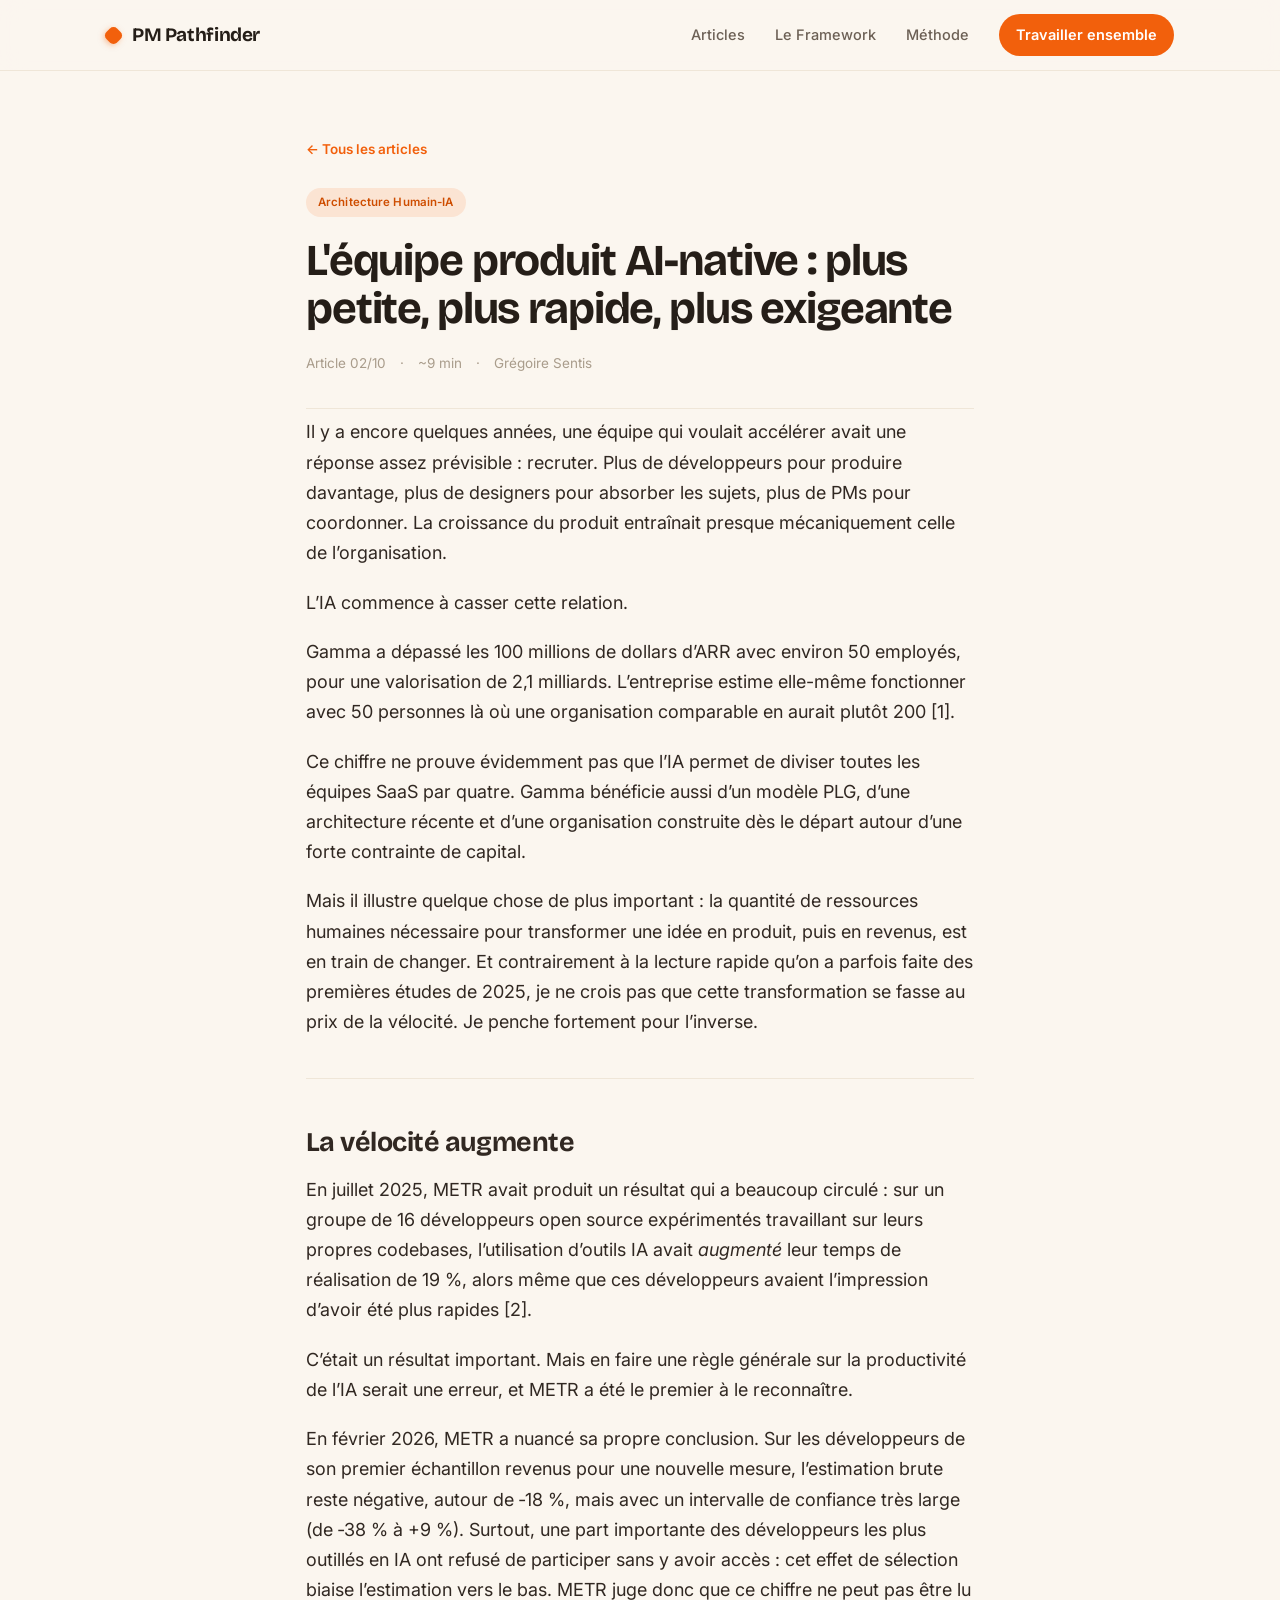
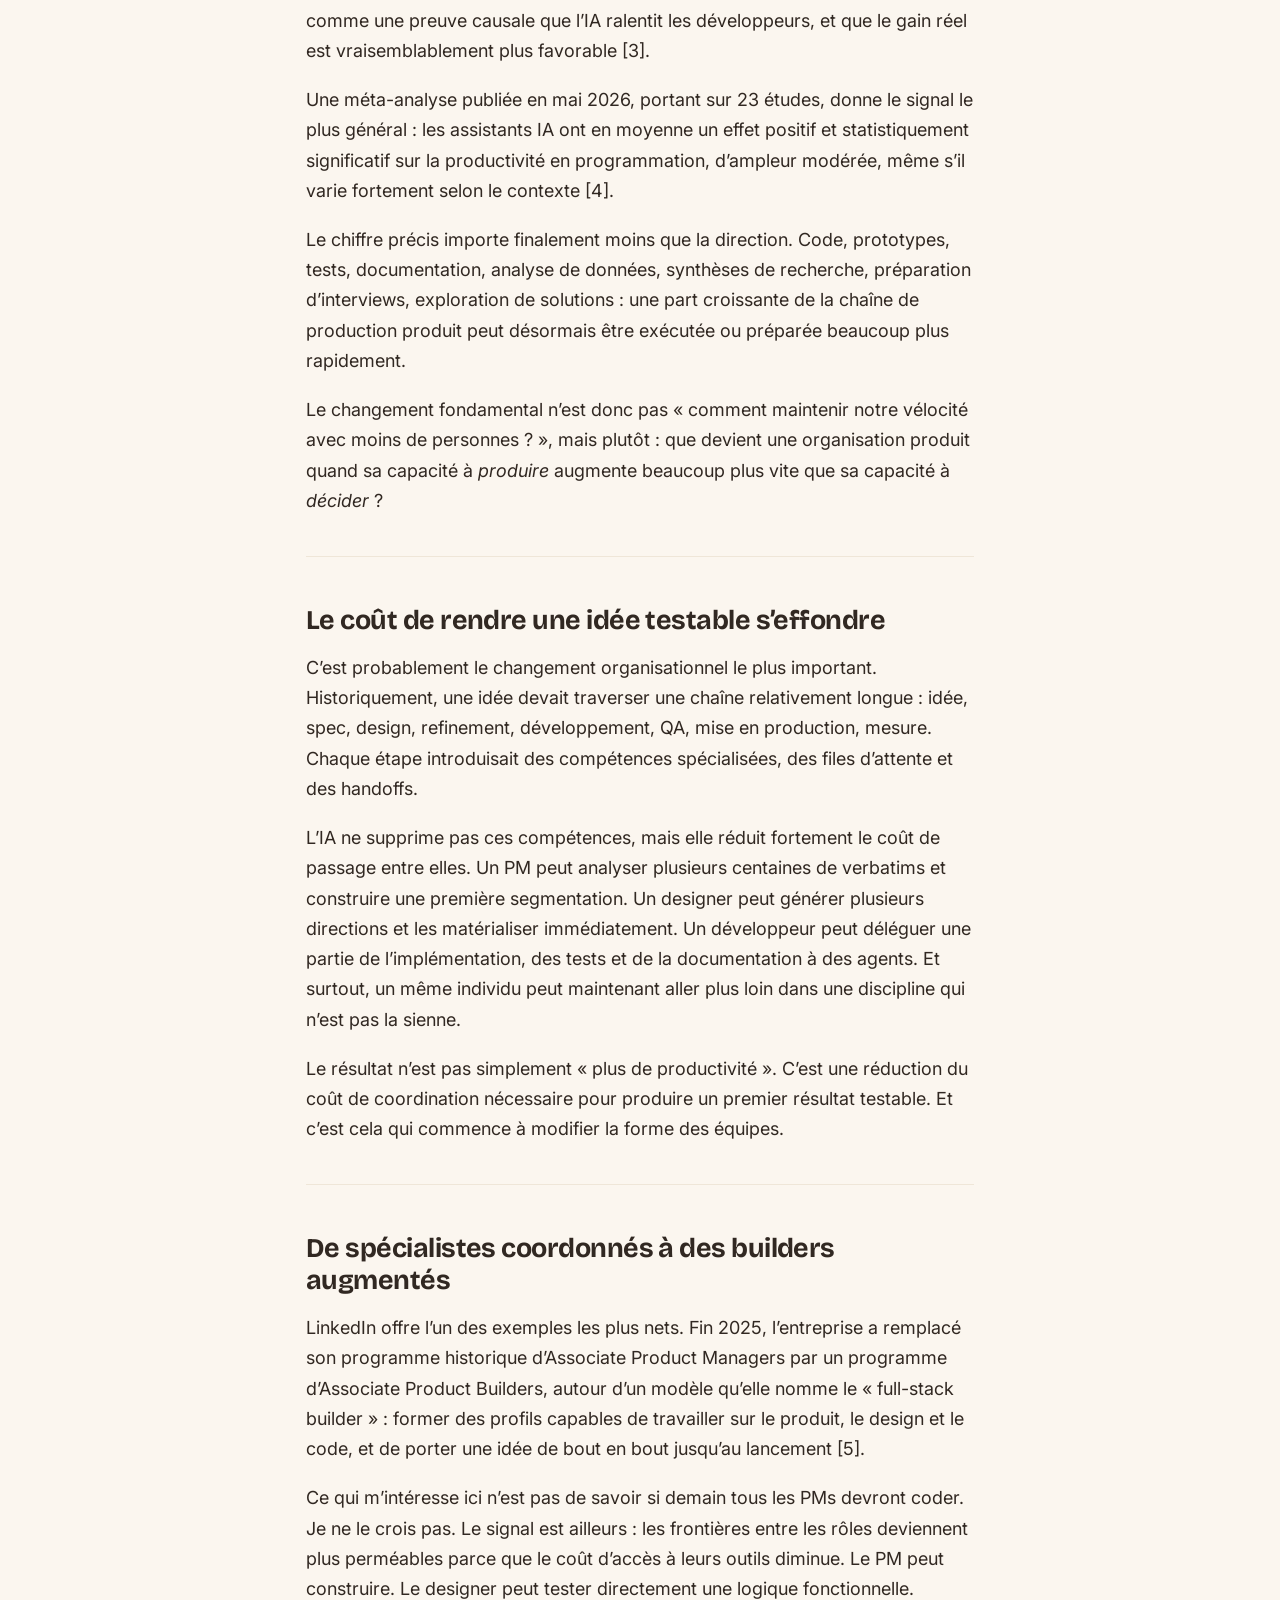
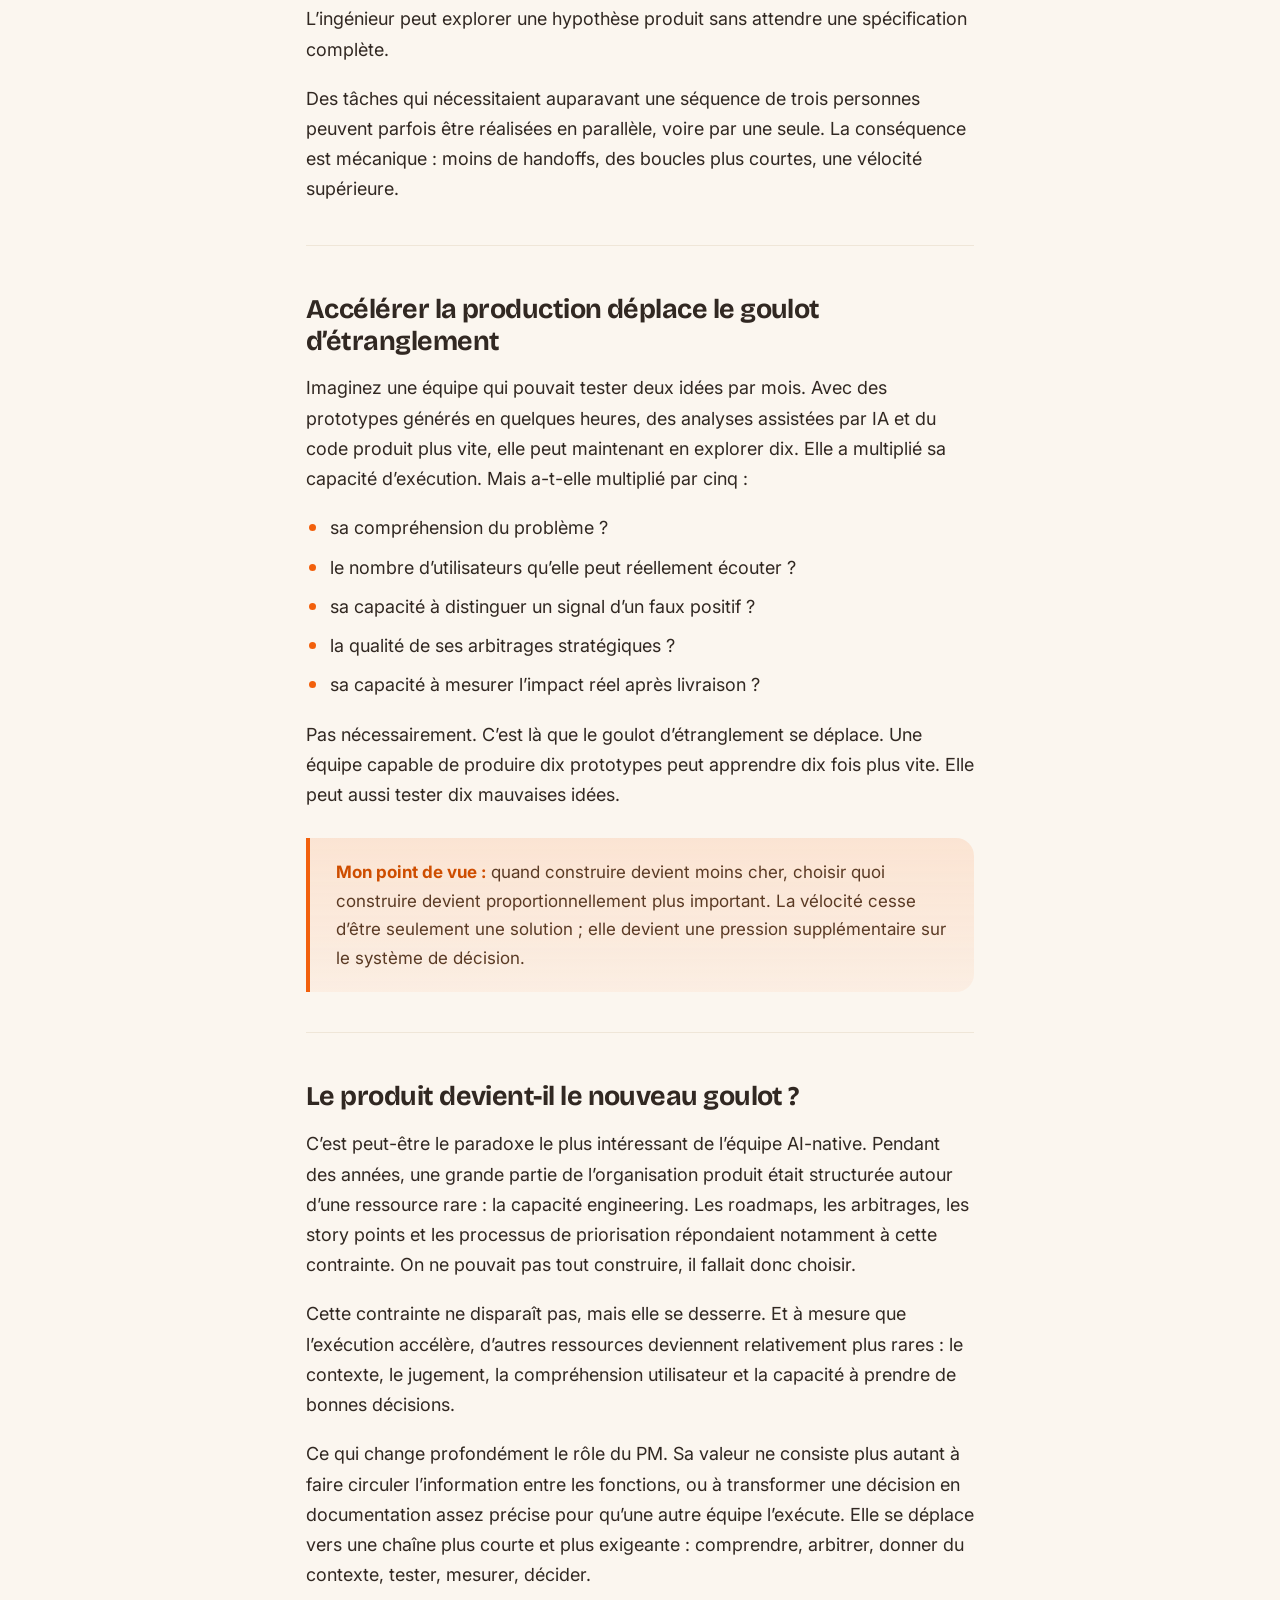
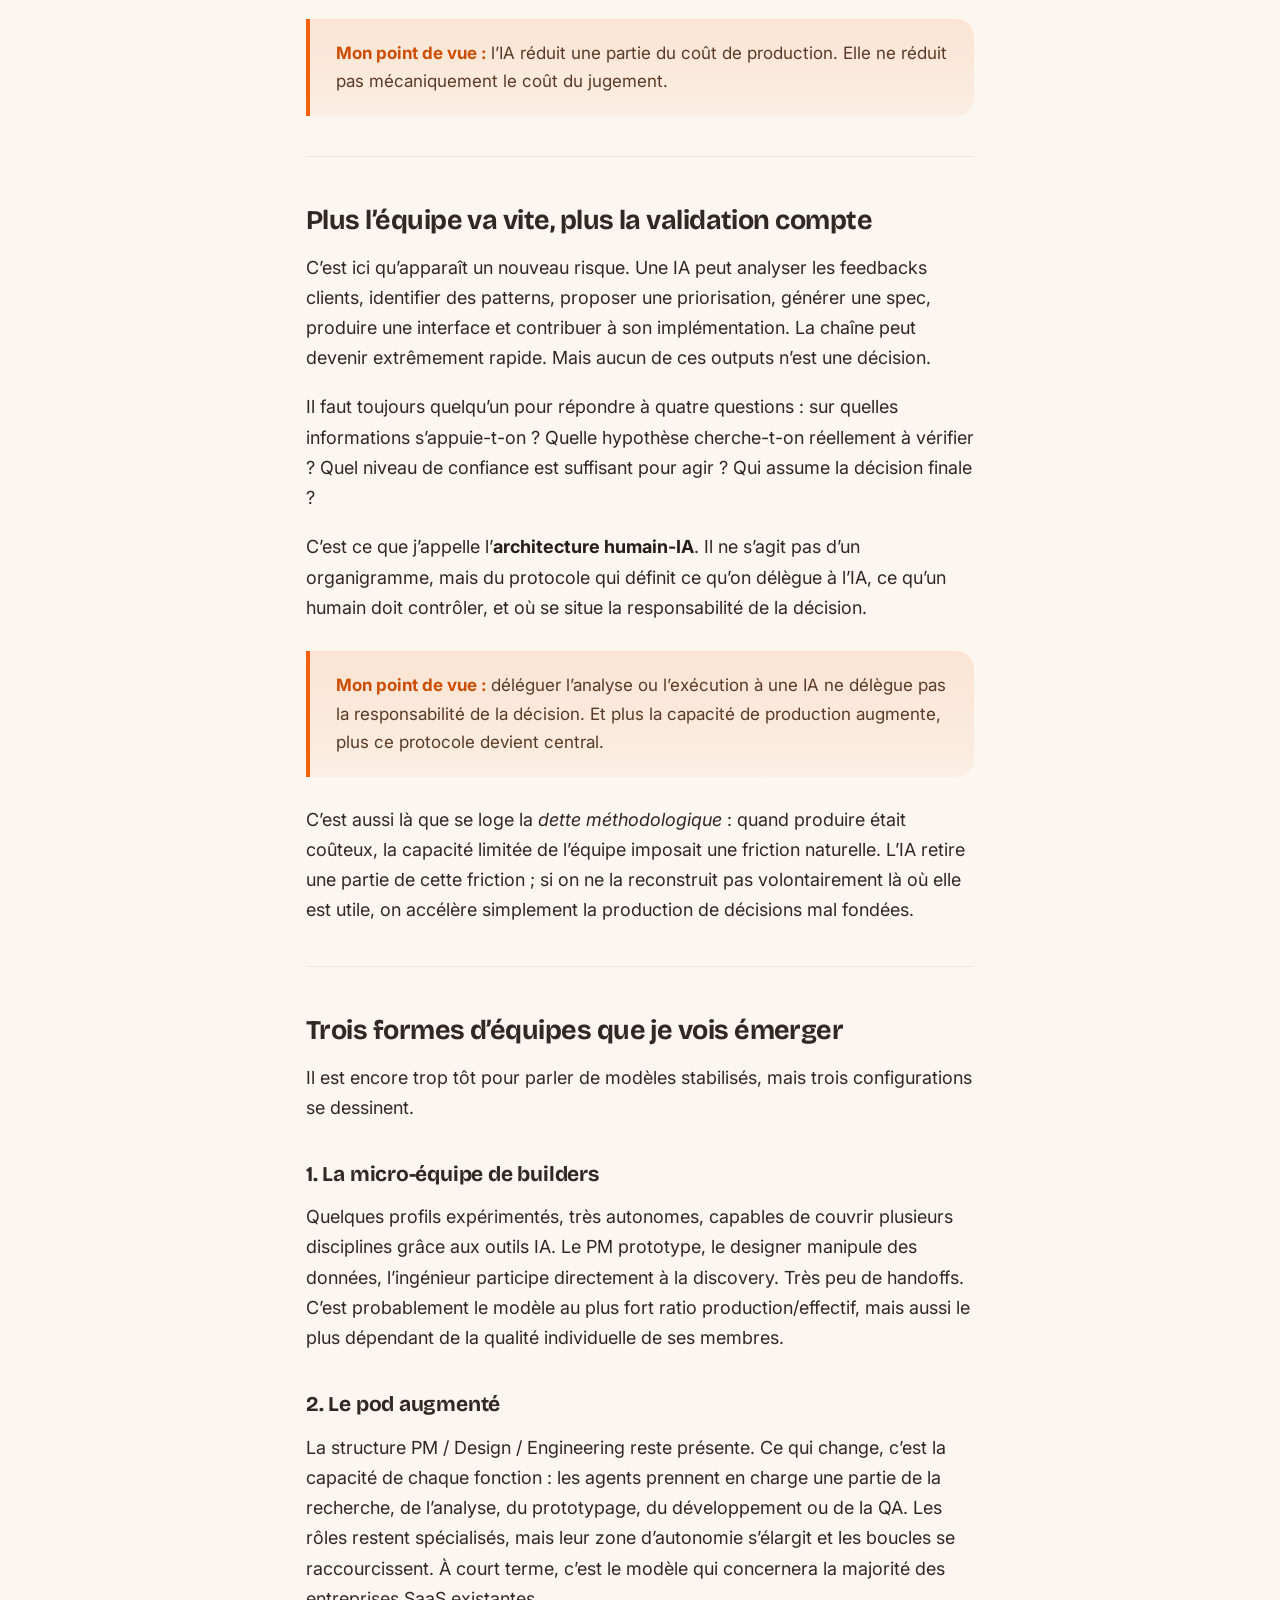
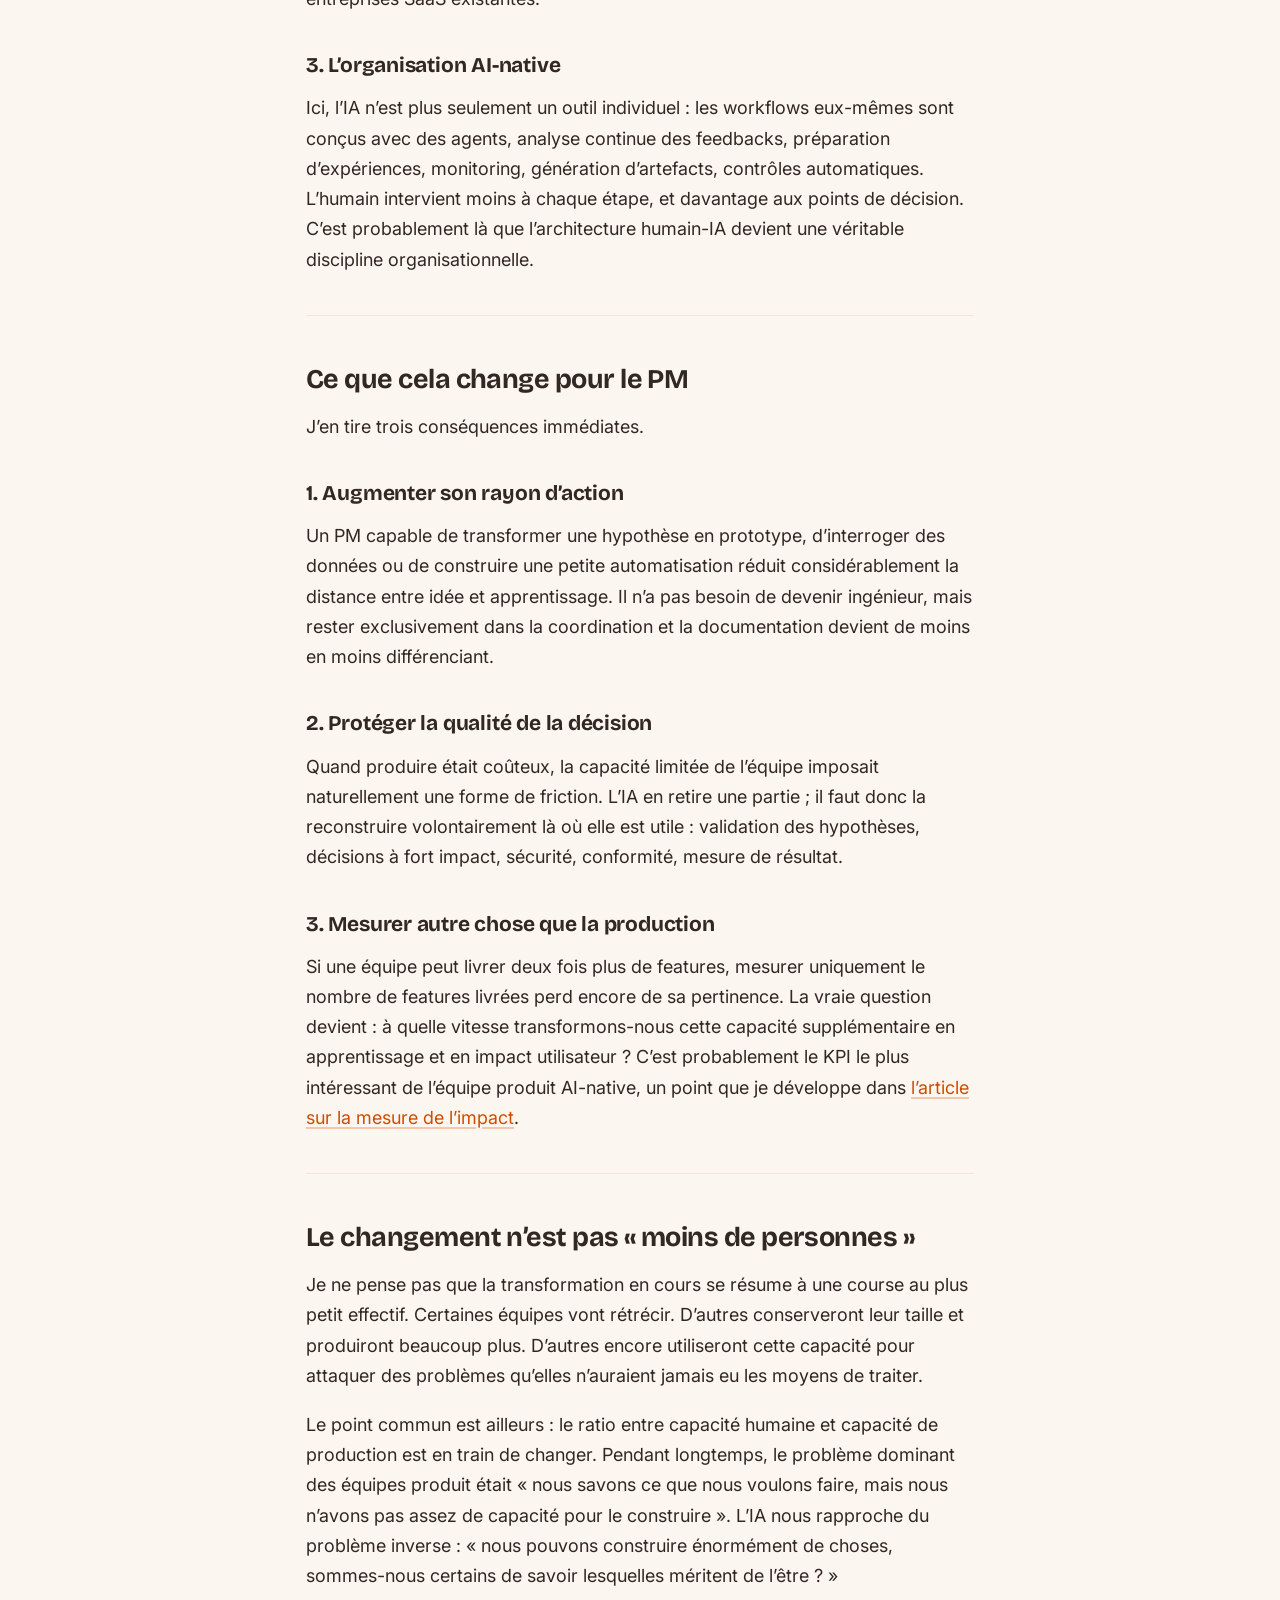
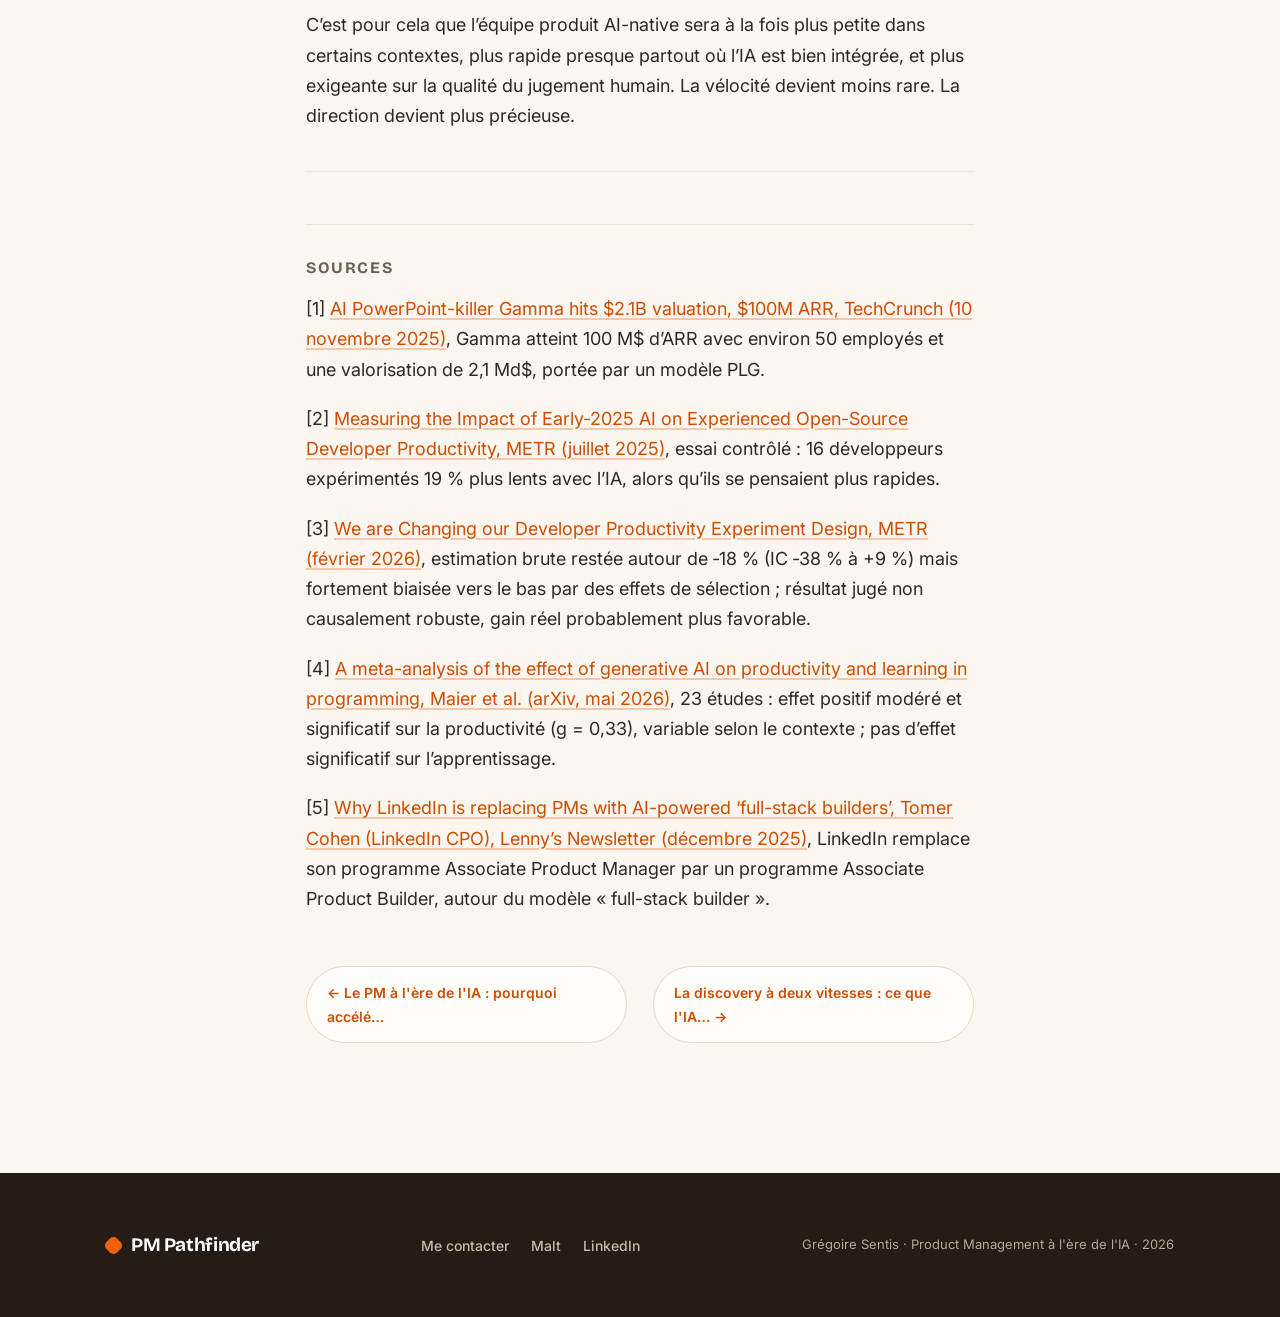
<file: articles/02-organisation.html>
<!doctype html><html lang="fr"><head>
<meta charset="utf-8"><meta name="viewport" content="width=device-width,initial-scale=1">
<title>L&#x27;équipe produit AI-native : plus petite, plus rapide, plus exigeante, PM Pathfinder</title>
<meta name="description" content="L&#x27;IA découple la taille de l&#x27;équipe produit de sa capacité à produire. La vélocité augmente presque partout où l&#x27;IA est bien intégrée, mais le goulot d&#x27;étranglement se déplace vers le jugement : quand construire devient bon marché, choisir quoi construire devient plus rare.">
<link rel="preconnect" href="https://fonts.googleapis.com">
<link href="https://fonts.googleapis.com/css2?family=Bricolage+Grotesque:opsz,wght@12..96,400..800&family=Inter:wght@400;500;600;700&display=swap" rel="stylesheet">
<link rel="stylesheet" href="../styles.css">
<script defer src="/analytics.js"></script>
<link rel="canonical" href="https://www.gregoiresentis.com/articles/02-organisation.html">
<meta property="og:type" content="article">
<meta property="og:site_name" content="PM Pathfinder">
<meta property="og:locale" content="fr_FR">
<meta property="og:title" content="L&#x27;équipe produit AI-native : plus petite, plus rapide, plus exigeante">
<meta property="og:description" content="L&#x27;IA découple la taille de l&#x27;équipe produit de sa capacité à produire. La vélocité augmente, mais le goulot se déplace vers le jugement : choisir quoi construire devient plus rare que construire.">
<meta property="og:url" content="https://www.gregoiresentis.com/articles/02-organisation.html">
<meta name="twitter:card" content="summary">
<meta name="twitter:title" content="L&#x27;équipe produit AI-native : plus petite, plus rapide, plus exigeante">
<meta name="twitter:description" content="L&#x27;IA découple la taille de l&#x27;équipe produit de sa capacité à produire. La vélocité augmente, mais le goulot se déplace vers le jugement.">
<script type="application/ld+json">{"@context":"https://schema.org","@type":"BlogPosting","headline":"L'équipe produit AI-native : plus petite, plus rapide, plus exigeante","description":"L'IA découple la taille de l'équipe produit de sa capacité à produire. La vélocité augmente presque partout où l'IA est bien intégrée, mais le goulot d'étranglement se déplace vers le jugement.","inLanguage":"fr","mainEntityOfPage":{"@type":"WebPage","@id":"https://www.gregoiresentis.com/articles/02-organisation.html"},"url":"https://www.gregoiresentis.com/articles/02-organisation.html","author":{"@type":"Person","name":"Grégoire Sentis","url":"https://www.linkedin.com/in/gregoire-sentis/"},"publisher":{"@type":"Person","name":"Grégoire Sentis"}}</script>
</head><body>
<nav class="nav"><div class="wrap">
<a class="brand" href="../index.html"><span class="dot"></span> PM Pathfinder</a>
<div class="nav-links">
<a href="../index.html#articles">Articles</a>
<a href="../index.html#framework">Le Framework</a>
<a href="../articles/10-framework.html">Méthode</a>
<a class="nav-cta" href="../index.html#contact">Travailler ensemble</a>
</div></div></nav>

<article class="article"><div class="wrap">
<a class="crumb" href="../index.html#articles">← Tous les articles</a>
<div class="ahead">
<span class="badge">Architecture Humain-IA</span>
<h1>L&#x27;équipe produit AI-native : plus petite, plus rapide, plus exigeante</h1>
<div class="amenu"><span>Article 02/10</span><span>·</span><span>~9 min</span><span>·</span><span>Grégoire Sentis</span></div>
</div>
<div class="prose"><p>Il y a encore quelques années, une équipe qui voulait accélérer avait une réponse assez prévisible : recruter. Plus de développeurs pour produire davantage, plus de designers pour absorber les sujets, plus de PMs pour coordonner. La croissance du produit entraînait presque mécaniquement celle de l’organisation.</p>
<p>L’IA commence à casser cette relation.</p>
<p>Gamma a dépassé les 100 millions de dollars d’ARR avec environ 50 employés, pour une valorisation de 2,1 milliards. L’entreprise estime elle-même fonctionner avec 50 personnes là où une organisation comparable en aurait plutôt 200 [1].</p>
<p>Ce chiffre ne prouve évidemment pas que l’IA permet de diviser toutes les équipes SaaS par quatre. Gamma bénéficie aussi d’un modèle PLG, d’une architecture récente et d’une organisation construite dès le départ autour d’une forte contrainte de capital.</p>
<p>Mais il illustre quelque chose de plus important : la quantité de ressources humaines nécessaire pour transformer une idée en produit, puis en revenus, est en train de changer. Et contrairement à la lecture rapide qu’on a parfois faite des premières études de 2025, je ne crois pas que cette transformation se fasse au prix de la vélocité. Je penche fortement pour l’inverse.</p>
<hr />
<h2 id="la-velocite-augmente">La vélocité augmente</h2>
<p>En juillet 2025, METR avait produit un résultat qui a beaucoup circulé : sur un groupe de 16 développeurs open source expérimentés travaillant sur leurs propres codebases, l’utilisation d’outils IA avait <em>augmenté</em> leur temps de réalisation de 19 %, alors même que ces développeurs avaient l’impression d’avoir été plus rapides [2].</p>
<p>C’était un résultat important. Mais en faire une règle générale sur la productivité de l’IA serait une erreur, et METR a été le premier à le reconnaître.</p>
<p>En février 2026, METR a nuancé sa propre conclusion. Sur les développeurs de son premier échantillon revenus pour une nouvelle mesure, l’estimation brute reste négative, autour de ‑18 %, mais avec un intervalle de confiance très large (de ‑38 % à +9 %). Surtout, une part importante des développeurs les plus outillés en IA ont refusé de participer sans y avoir accès : cet effet de sélection biaise l’estimation vers le bas. METR juge donc que ce chiffre ne peut pas être lu comme une preuve causale que l’IA ralentit les développeurs, et que le gain réel est vraisemblablement plus favorable [3].</p>
<p>Une méta-analyse publiée en mai 2026, portant sur 23 études, donne le signal le plus général : les assistants IA ont en moyenne un effet positif et statistiquement significatif sur la productivité en programmation, d’ampleur modérée, même s’il varie fortement selon le contexte [4].</p>
<p>Le chiffre précis importe finalement moins que la direction. Code, prototypes, tests, documentation, analyse de données, synthèses de recherche, préparation d’interviews, exploration de solutions : une part croissante de la chaîne de production produit peut désormais être exécutée ou préparée beaucoup plus rapidement.</p>
<p>Le changement fondamental n’est donc pas « comment maintenir notre vélocité avec moins de personnes ? », mais plutôt : que devient une organisation produit quand sa capacité à <em>produire</em> augmente beaucoup plus vite que sa capacité à <em>décider</em> ?</p>
<hr />
<h2 id="cout-idee-testable">Le coût de rendre une idée testable s’effondre</h2>
<p>C’est probablement le changement organisationnel le plus important. Historiquement, une idée devait traverser une chaîne relativement longue : idée, spec, design, refinement, développement, QA, mise en production, mesure. Chaque étape introduisait des compétences spécialisées, des files d’attente et des handoffs.</p>
<p>L’IA ne supprime pas ces compétences, mais elle réduit fortement le coût de passage entre elles. Un PM peut analyser plusieurs centaines de verbatims et construire une première segmentation. Un designer peut générer plusieurs directions et les matérialiser immédiatement. Un développeur peut déléguer une partie de l’implémentation, des tests et de la documentation à des agents. Et surtout, un même individu peut maintenant aller plus loin dans une discipline qui n’est pas la sienne.</p>
<p>Le résultat n’est pas simplement « plus de productivité ». C’est une réduction du coût de coordination nécessaire pour produire un premier résultat testable. Et c’est cela qui commence à modifier la forme des équipes.</p>
<hr />
<h2 id="specialistes-a-builders">De spécialistes coordonnés à des builders augmentés</h2>
<p>LinkedIn offre l’un des exemples les plus nets. Fin 2025, l’entreprise a remplacé son programme historique d’Associate Product Managers par un programme d’Associate Product Builders, autour d’un modèle qu’elle nomme le « full-stack builder » : former des profils capables de travailler sur le produit, le design et le code, et de porter une idée de bout en bout jusqu’au lancement [5].</p>
<p>Ce qui m’intéresse ici n’est pas de savoir si demain tous les PMs devront coder. Je ne le crois pas. Le signal est ailleurs : les frontières entre les rôles deviennent plus perméables parce que le coût d’accès à leurs outils diminue. Le PM peut construire. Le designer peut tester directement une logique fonctionnelle. L’ingénieur peut explorer une hypothèse produit sans attendre une spécification complète.</p>
<p>Des tâches qui nécessitaient auparavant une séquence de trois personnes peuvent parfois être réalisées en parallèle, voire par une seule. La conséquence est mécanique : moins de handoffs, des boucles plus courtes, une vélocité supérieure.</p>
<hr />
<h2 id="deplacer-le-goulot">Accélérer la production déplace le goulot d’étranglement</h2>
<p>Imaginez une équipe qui pouvait tester deux idées par mois. Avec des prototypes générés en quelques heures, des analyses assistées par IA et du code produit plus vite, elle peut maintenant en explorer dix. Elle a multiplié sa capacité d’exécution. Mais a-t-elle multiplié par cinq :</p>
<ul>
<li>sa compréhension du problème ?</li>
<li>le nombre d’utilisateurs qu’elle peut réellement écouter ?</li>
<li>sa capacité à distinguer un signal d’un faux positif ?</li>
<li>la qualité de ses arbitrages stratégiques ?</li>
<li>sa capacité à mesurer l’impact réel après livraison ?</li>
</ul>
<p>Pas nécessairement. C’est là que le goulot d’étranglement se déplace. Une équipe capable de produire dix prototypes peut apprendre dix fois plus vite. Elle peut aussi tester dix mauvaises idées.</p>
<blockquote>
<p><strong>Mon point de vue :</strong> quand construire devient moins cher, choisir quoi construire devient proportionnellement plus important. La vélocité cesse d’être seulement une solution ; elle devient une pression supplémentaire sur le système de décision.</p>
</blockquote>
<hr />
<h2 id="produit-nouveau-goulot">Le produit devient-il le nouveau goulot ?</h2>
<p>C’est peut-être le paradoxe le plus intéressant de l’équipe AI-native. Pendant des années, une grande partie de l’organisation produit était structurée autour d’une ressource rare : la capacité engineering. Les roadmaps, les arbitrages, les story points et les processus de priorisation répondaient notamment à cette contrainte. On ne pouvait pas tout construire, il fallait donc choisir.</p>
<p>Cette contrainte ne disparaît pas, mais elle se desserre. Et à mesure que l’exécution accélère, d’autres ressources deviennent relativement plus rares : le contexte, le jugement, la compréhension utilisateur et la capacité à prendre de bonnes décisions.</p>
<p>Ce qui change profondément le rôle du PM. Sa valeur ne consiste plus autant à faire circuler l’information entre les fonctions, ou à transformer une décision en documentation assez précise pour qu’une autre équipe l’exécute. Elle se déplace vers une chaîne plus courte et plus exigeante : comprendre, arbitrer, donner du contexte, tester, mesurer, décider.</p>
<blockquote>
<p><strong>Mon point de vue :</strong> l’IA réduit une partie du coût de production. Elle ne réduit pas mécaniquement le coût du jugement.</p>
</blockquote>
<hr />
<h2 id="validation">Plus l’équipe va vite, plus la validation compte</h2>
<p>C’est ici qu’apparaît un nouveau risque. Une IA peut analyser les feedbacks clients, identifier des patterns, proposer une priorisation, générer une spec, produire une interface et contribuer à son implémentation. La chaîne peut devenir extrêmement rapide. Mais aucun de ces outputs n’est une décision.</p>
<p>Il faut toujours quelqu’un pour répondre à quatre questions : sur quelles informations s’appuie-t-on ? Quelle hypothèse cherche-t-on réellement à vérifier ? Quel niveau de confiance est suffisant pour agir ? Qui assume la décision finale ?</p>
<p>C’est ce que j’appelle l’<strong>architecture humain-IA</strong>. Il ne s’agit pas d’un organigramme, mais du protocole qui définit ce qu’on délègue à l’IA, ce qu’un humain doit contrôler, et où se situe la responsabilité de la décision.</p>
<blockquote>
<p><strong>Mon point de vue :</strong> déléguer l’analyse ou l’exécution à une IA ne délègue pas la responsabilité de la décision. Et plus la capacité de production augmente, plus ce protocole devient central.</p>
</blockquote>
<p>C’est aussi là que se loge la <em>dette méthodologique</em> : quand produire était coûteux, la capacité limitée de l’équipe imposait une friction naturelle. L’IA retire une partie de cette friction ; si on ne la reconstruit pas volontairement là où elle est utile, on accélère simplement la production de décisions mal fondées.</p>
<hr />
<h2 id="trois-formes-equipes">Trois formes d’équipes que je vois émerger</h2>
<p>Il est encore trop tôt pour parler de modèles stabilisés, mais trois configurations se dessinent.</p>
<h3>1. La micro-équipe de builders</h3>
<p>Quelques profils expérimentés, très autonomes, capables de couvrir plusieurs disciplines grâce aux outils IA. Le PM prototype, le designer manipule des données, l’ingénieur participe directement à la discovery. Très peu de handoffs. C’est probablement le modèle au plus fort ratio production/effectif, mais aussi le plus dépendant de la qualité individuelle de ses membres.</p>
<h3>2. Le pod augmenté</h3>
<p>La structure PM / Design / Engineering reste présente. Ce qui change, c’est la capacité de chaque fonction : les agents prennent en charge une partie de la recherche, de l’analyse, du prototypage, du développement ou de la QA. Les rôles restent spécialisés, mais leur zone d’autonomie s’élargit et les boucles se raccourcissent. À court terme, c’est le modèle qui concernera la majorité des entreprises SaaS existantes.</p>
<h3>3. L’organisation AI-native</h3>
<p>Ici, l’IA n’est plus seulement un outil individuel : les workflows eux-mêmes sont conçus avec des agents, analyse continue des feedbacks, préparation d’expériences, monitoring, génération d’artefacts, contrôles automatiques. L’humain intervient moins à chaque étape, et davantage aux points de décision. C’est probablement là que l’architecture humain-IA devient une véritable discipline organisationnelle.</p>
<hr />
<h2 id="consequences-pm">Ce que cela change pour le PM</h2>
<p>J’en tire trois conséquences immédiates.</p>
<h3>1. Augmenter son rayon d’action</h3>
<p>Un PM capable de transformer une hypothèse en prototype, d’interroger des données ou de construire une petite automatisation réduit considérablement la distance entre idée et apprentissage. Il n’a pas besoin de devenir ingénieur, mais rester exclusivement dans la coordination et la documentation devient de moins en moins différenciant.</p>
<h3>2. Protéger la qualité de la décision</h3>
<p>Quand produire était coûteux, la capacité limitée de l’équipe imposait naturellement une forme de friction. L’IA en retire une partie ; il faut donc la reconstruire volontairement là où elle est utile : validation des hypothèses, décisions à fort impact, sécurité, conformité, mesure de résultat.</p>
<h3>3. Mesurer autre chose que la production</h3>
<p>Si une équipe peut livrer deux fois plus de features, mesurer uniquement le nombre de features livrées perd encore de sa pertinence. La vraie question devient : à quelle vitesse transformons-nous cette capacité supplémentaire en apprentissage et en impact utilisateur ? C’est probablement le KPI le plus intéressant de l’équipe produit AI-native, un point que je développe dans <a href="09-mesure.html">l’article sur la mesure de l’impact</a>.</p>
<hr />
<h2 id="conclusion">Le changement n’est pas « moins de personnes »</h2>
<p>Je ne pense pas que la transformation en cours se résume à une course au plus petit effectif. Certaines équipes vont rétrécir. D’autres conserveront leur taille et produiront beaucoup plus. D’autres encore utiliseront cette capacité pour attaquer des problèmes qu’elles n’auraient jamais eu les moyens de traiter.</p>
<p>Le point commun est ailleurs : le ratio entre capacité humaine et capacité de production est en train de changer. Pendant longtemps, le problème dominant des équipes produit était « nous savons ce que nous voulons faire, mais nous n’avons pas assez de capacité pour le construire ». L’IA nous rapproche du problème inverse : « nous pouvons construire énormément de choses, sommes-nous certains de savoir lesquelles méritent de l’être ? »</p>
<p>C’est pour cela que l’équipe produit AI-native sera à la fois plus petite dans certains contextes, plus rapide presque partout où l’IA est bien intégrée, et plus exigeante sur la qualité du jugement humain. La vélocité devient moins rare. La direction devient plus précieuse.</p>
<hr />
<h2 id="sources">Sources</h2>
<p>[1] <a href="https://techcrunch.com/2025/11/10/ai-powerpoint-killer-gamma-hits-2-1b-valuation-100m-arr-founder-says/">AI PowerPoint-killer Gamma hits $2.1B valuation, $100M ARR, TechCrunch (10 novembre 2025)</a>, Gamma atteint 100 M$ d’ARR avec environ 50 employés et une valorisation de 2,1 Md$, portée par un modèle PLG.</p>
<p>[2] <a href="https://metr.org/blog/2025-07-10-early-2025-ai-experienced-os-dev-study/">Measuring the Impact of Early-2025 AI on Experienced Open-Source Developer Productivity, METR (juillet 2025)</a>, essai contrôlé : 16 développeurs expérimentés 19 % plus lents avec l’IA, alors qu’ils se pensaient plus rapides.</p>
<p>[3] <a href="https://metr.org/blog/2026-02-24-uplift-update/">We are Changing our Developer Productivity Experiment Design, METR (février 2026)</a>, estimation brute restée autour de ‑18 % (IC ‑38 % à +9 %) mais fortement biaisée vers le bas par des effets de sélection ; résultat jugé non causalement robuste, gain réel probablement plus favorable.</p>
<p>[4] <a href="https://arxiv.org/abs/2605.04779">A meta-analysis of the effect of generative AI on productivity and learning in programming, Maier et al. (arXiv, mai 2026)</a>, 23 études : effet positif modéré et significatif sur la productivité (g = 0,33), variable selon le contexte ; pas d’effet significatif sur l’apprentissage.</p>
<p>[5] <a href="https://www.lennysnewsletter.com/p/why-linkedin-is-replacing-pms">Why LinkedIn is replacing PMs with AI-powered ‘full-stack builders’, Tomer Cohen (LinkedIn CPO), Lenny’s Newsletter (décembre 2025)</a>, LinkedIn remplace son programme Associate Product Manager par un programme Associate Product Builder, autour du modèle « full-stack builder ».</p></div>
</div>
<nav class="anav"><a href="01-panorama.html">← Le PM à l&#x27;ère de l&#x27;IA : pourquoi accélé…</a><a href="03-discovery.html">La discovery à deux vitesses : ce que l&#x27;IA… →</a></nav>
</article>
<footer class="foot"><div class="wrap">
<div><a class="brand" href="../index.html" style="display:flex;gap:10px;align-items:center"><span class="dot"></span> PM Pathfinder</a></div>
<div class="foot-links">
<a href="../index.html#contact">Me contacter</a>
<a href="https://www.malt.fr/profile/gregoiresentis" target="_blank" rel="noopener">Malt</a>
<a href="https://www.linkedin.com/in/gregoire-sentis/" target="_blank" rel="noopener">LinkedIn</a>
</div>
<div class="small">Grégoire Sentis · Product Management à l'ère de l'IA · 2026</div>
</div></footer>
</body></html>
</file>
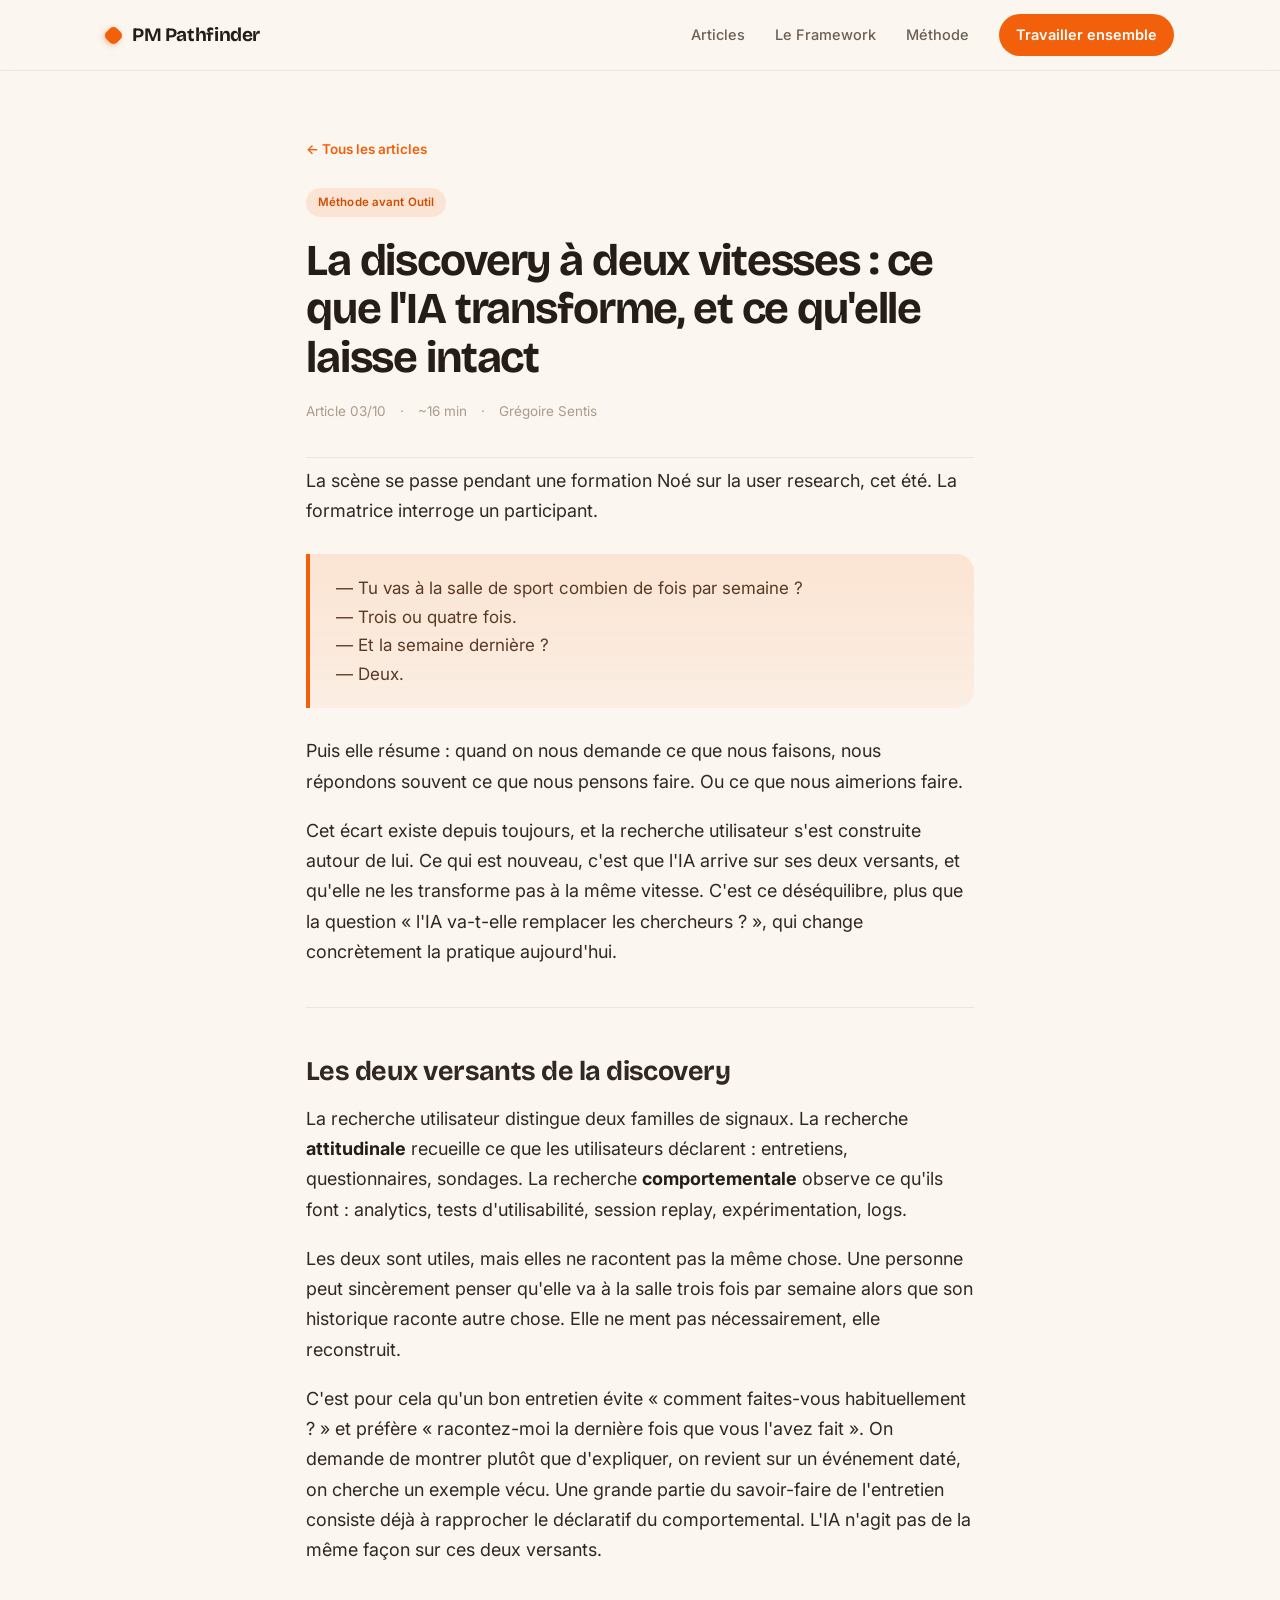
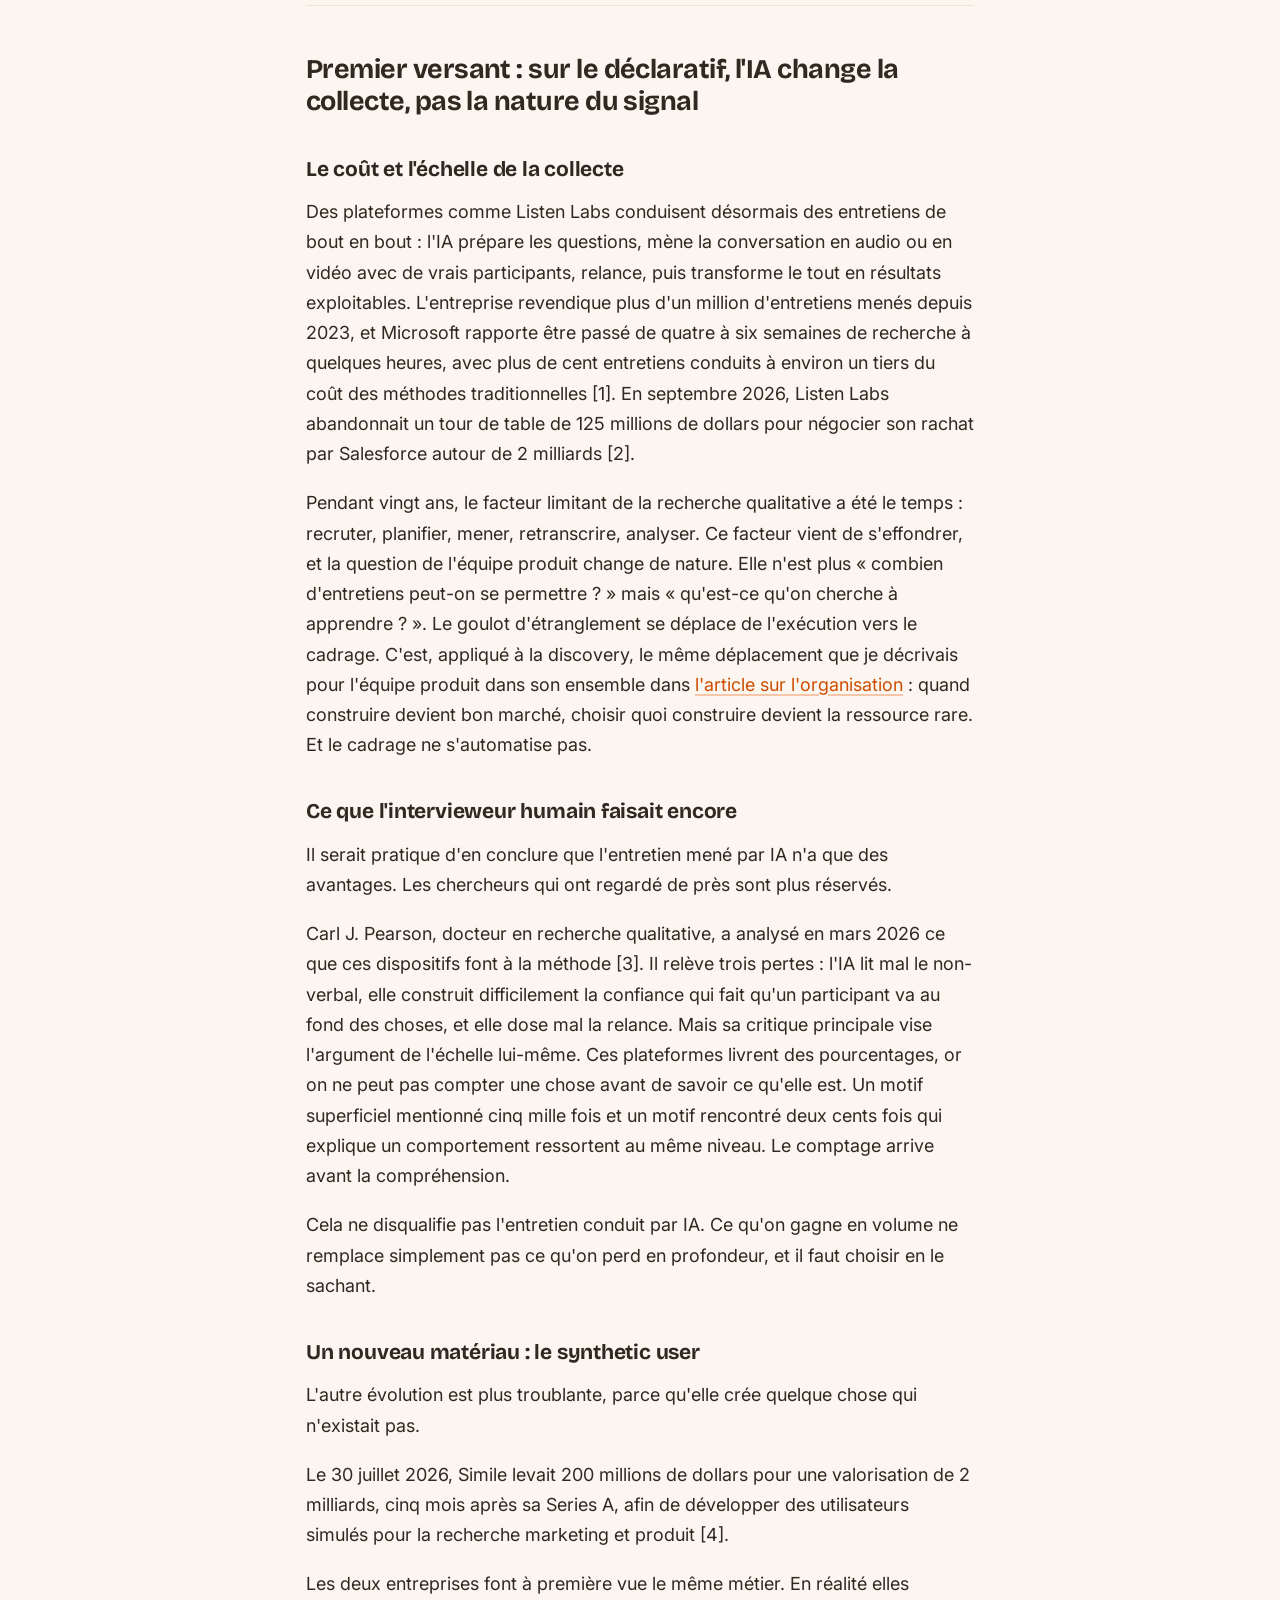
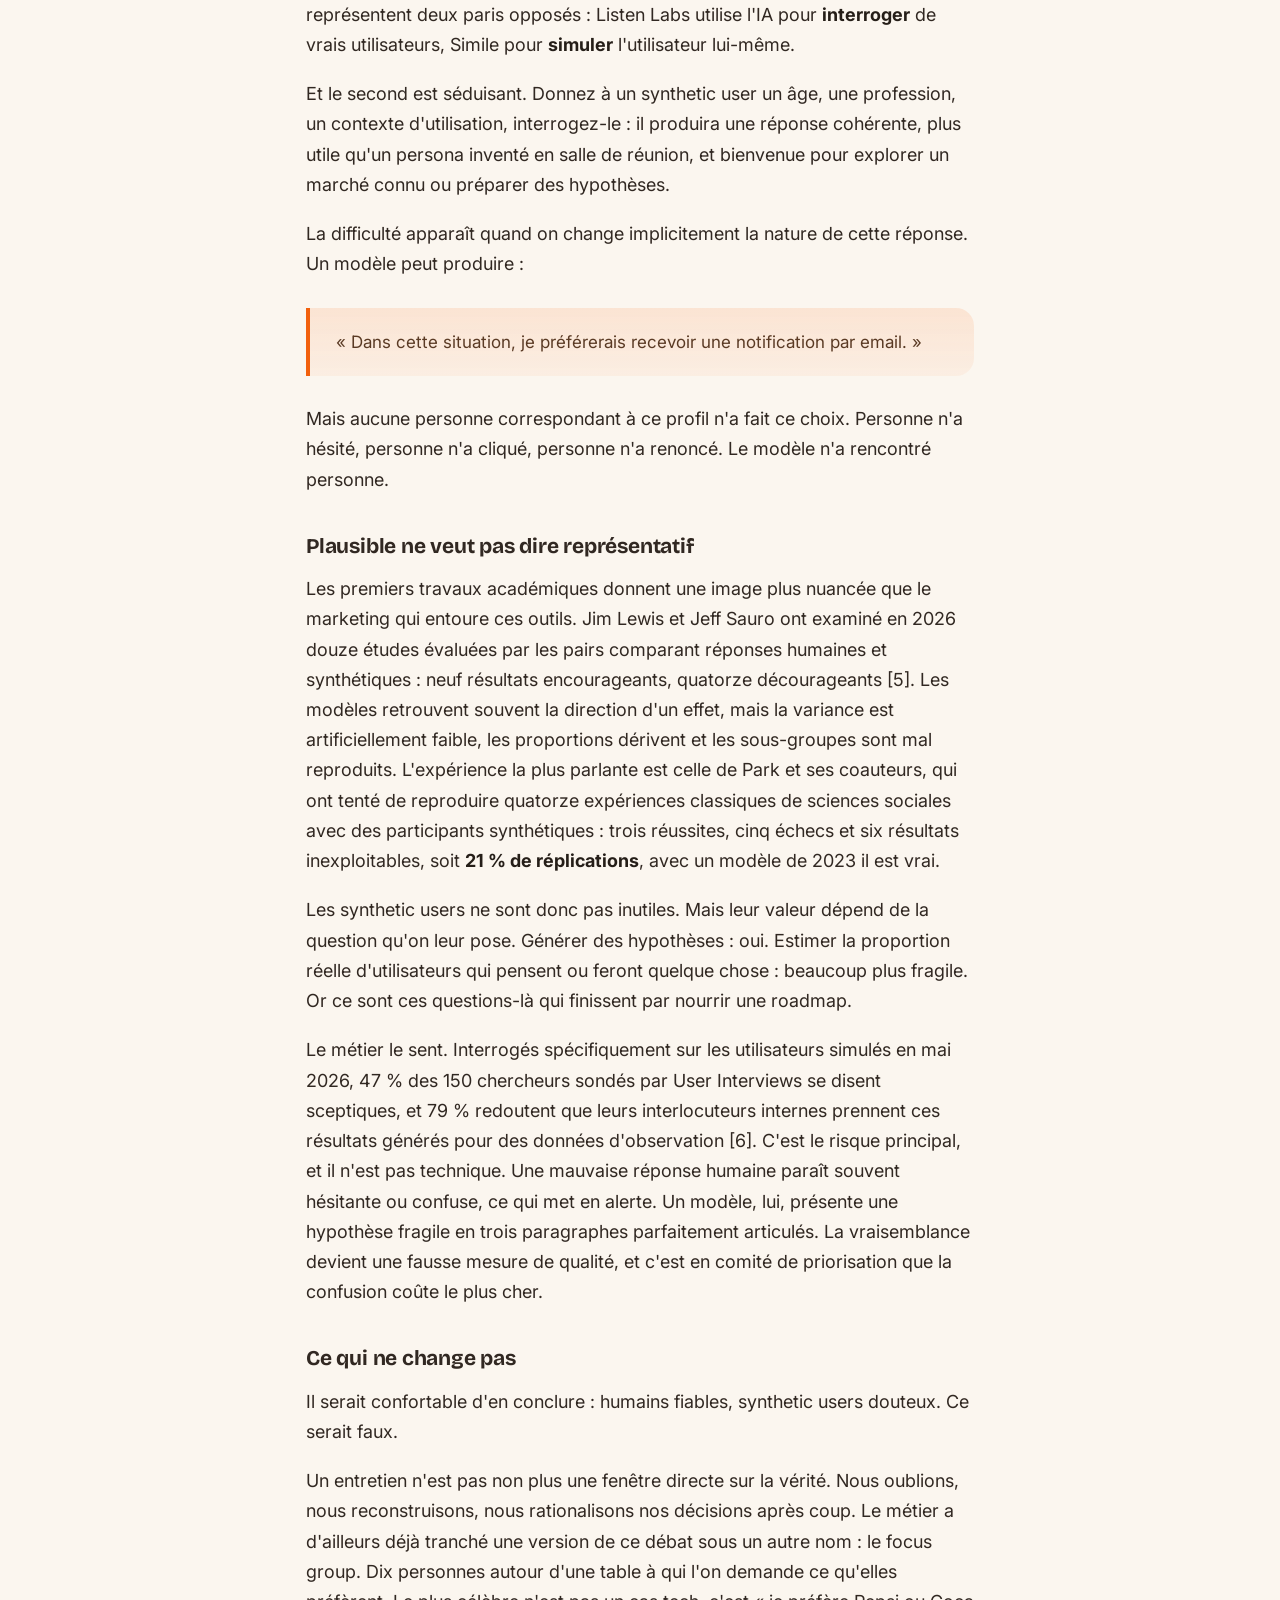
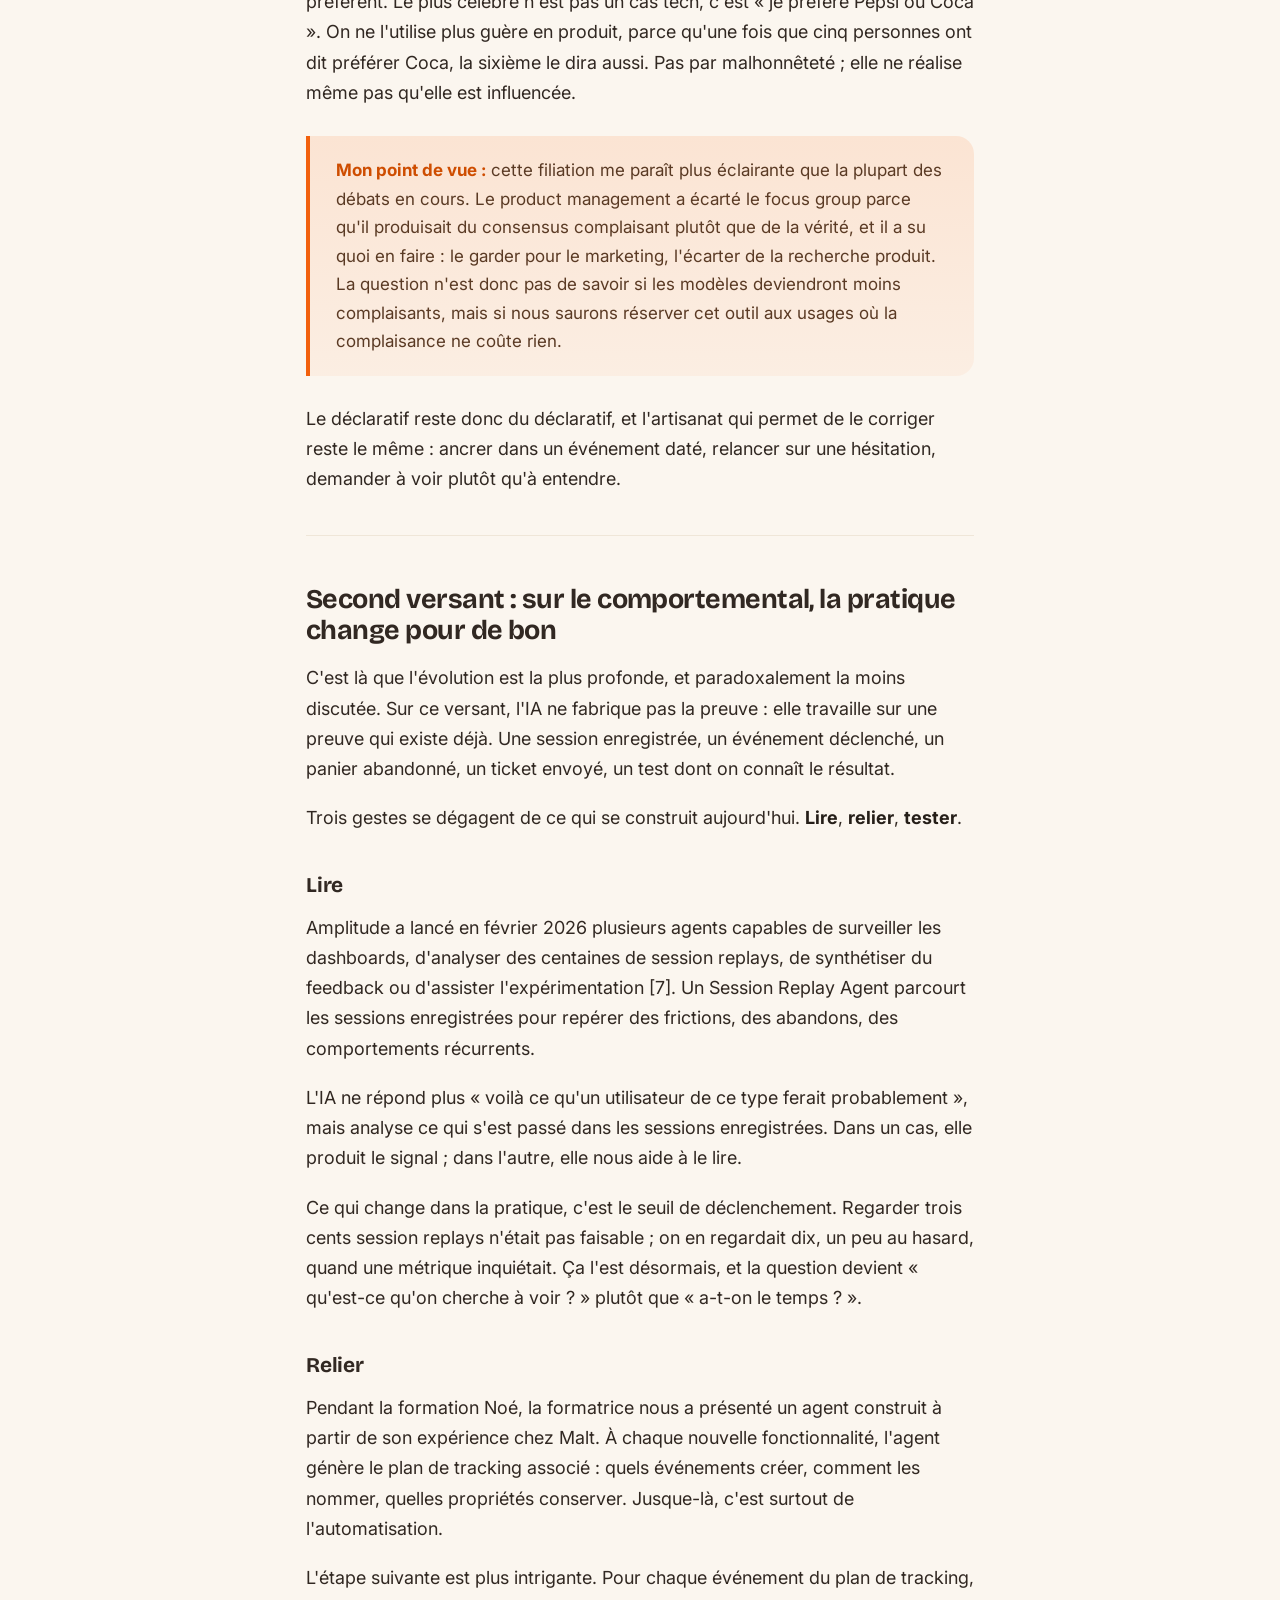
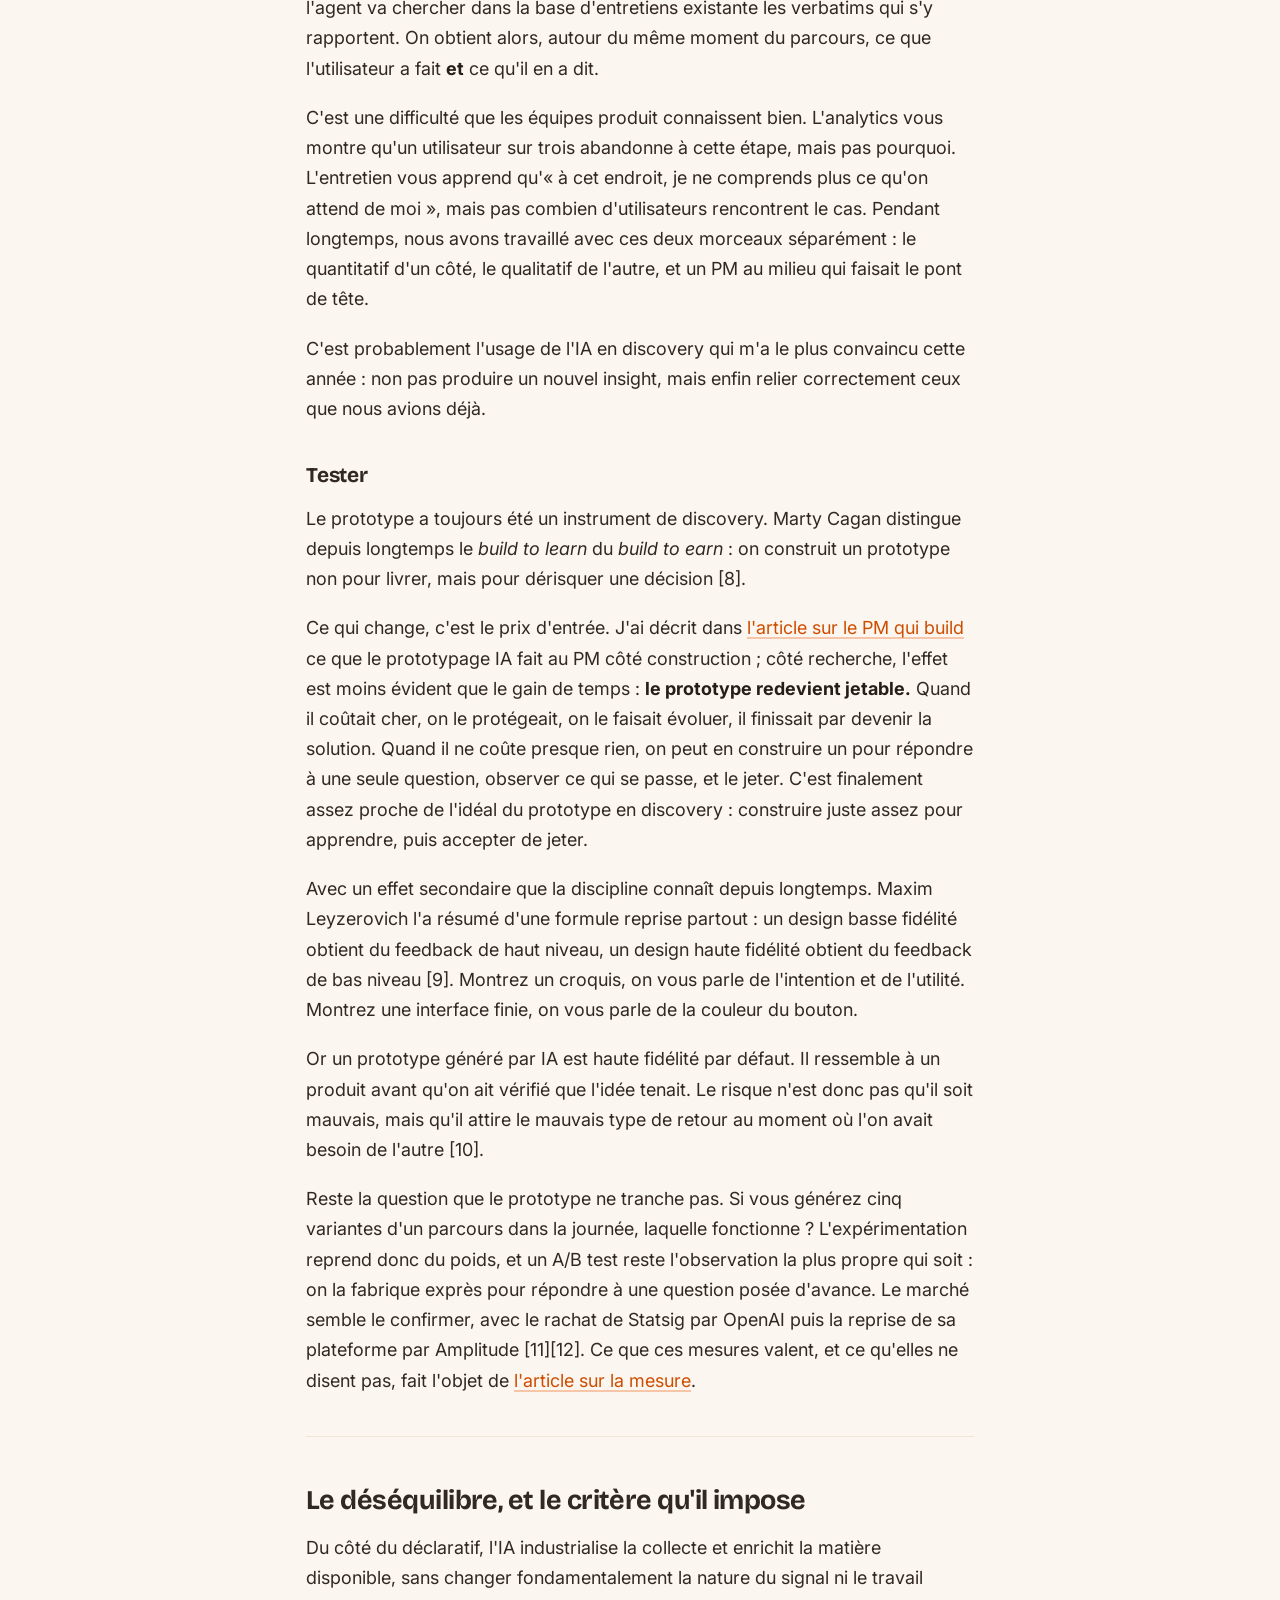
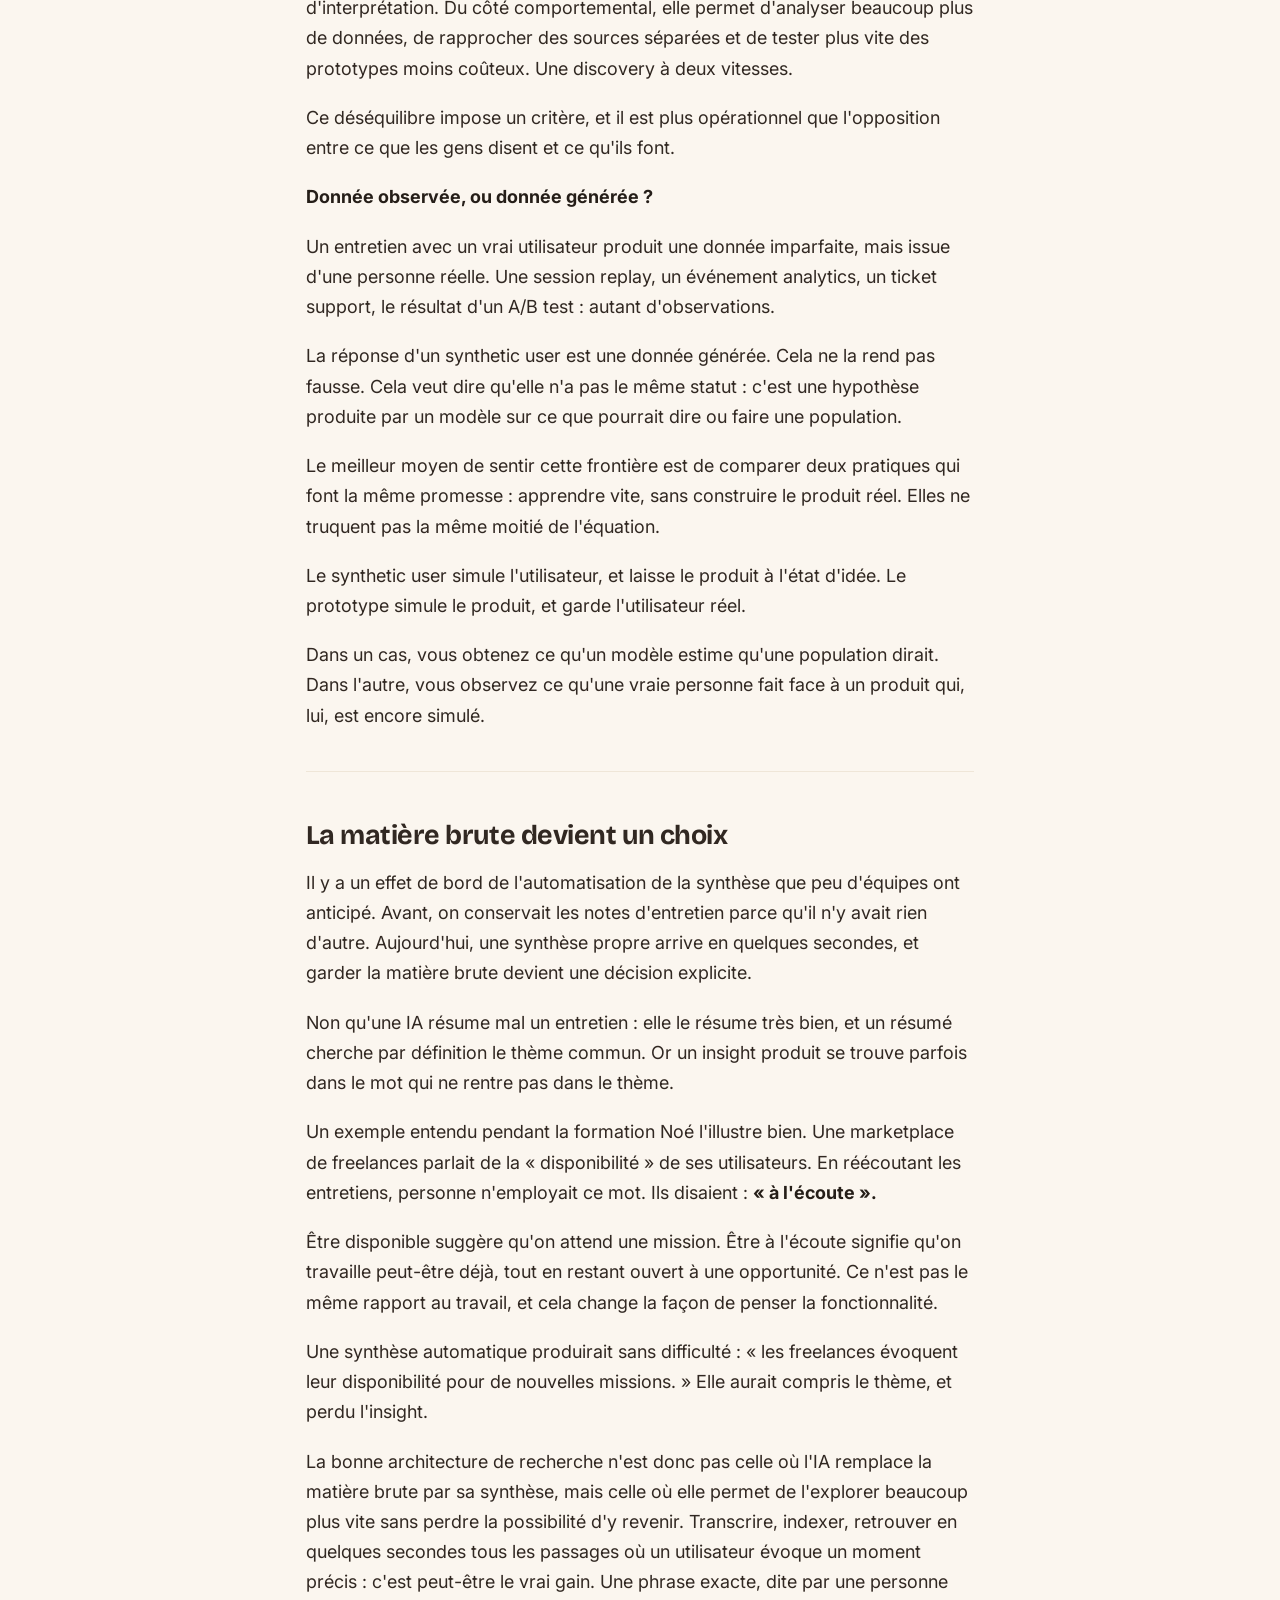
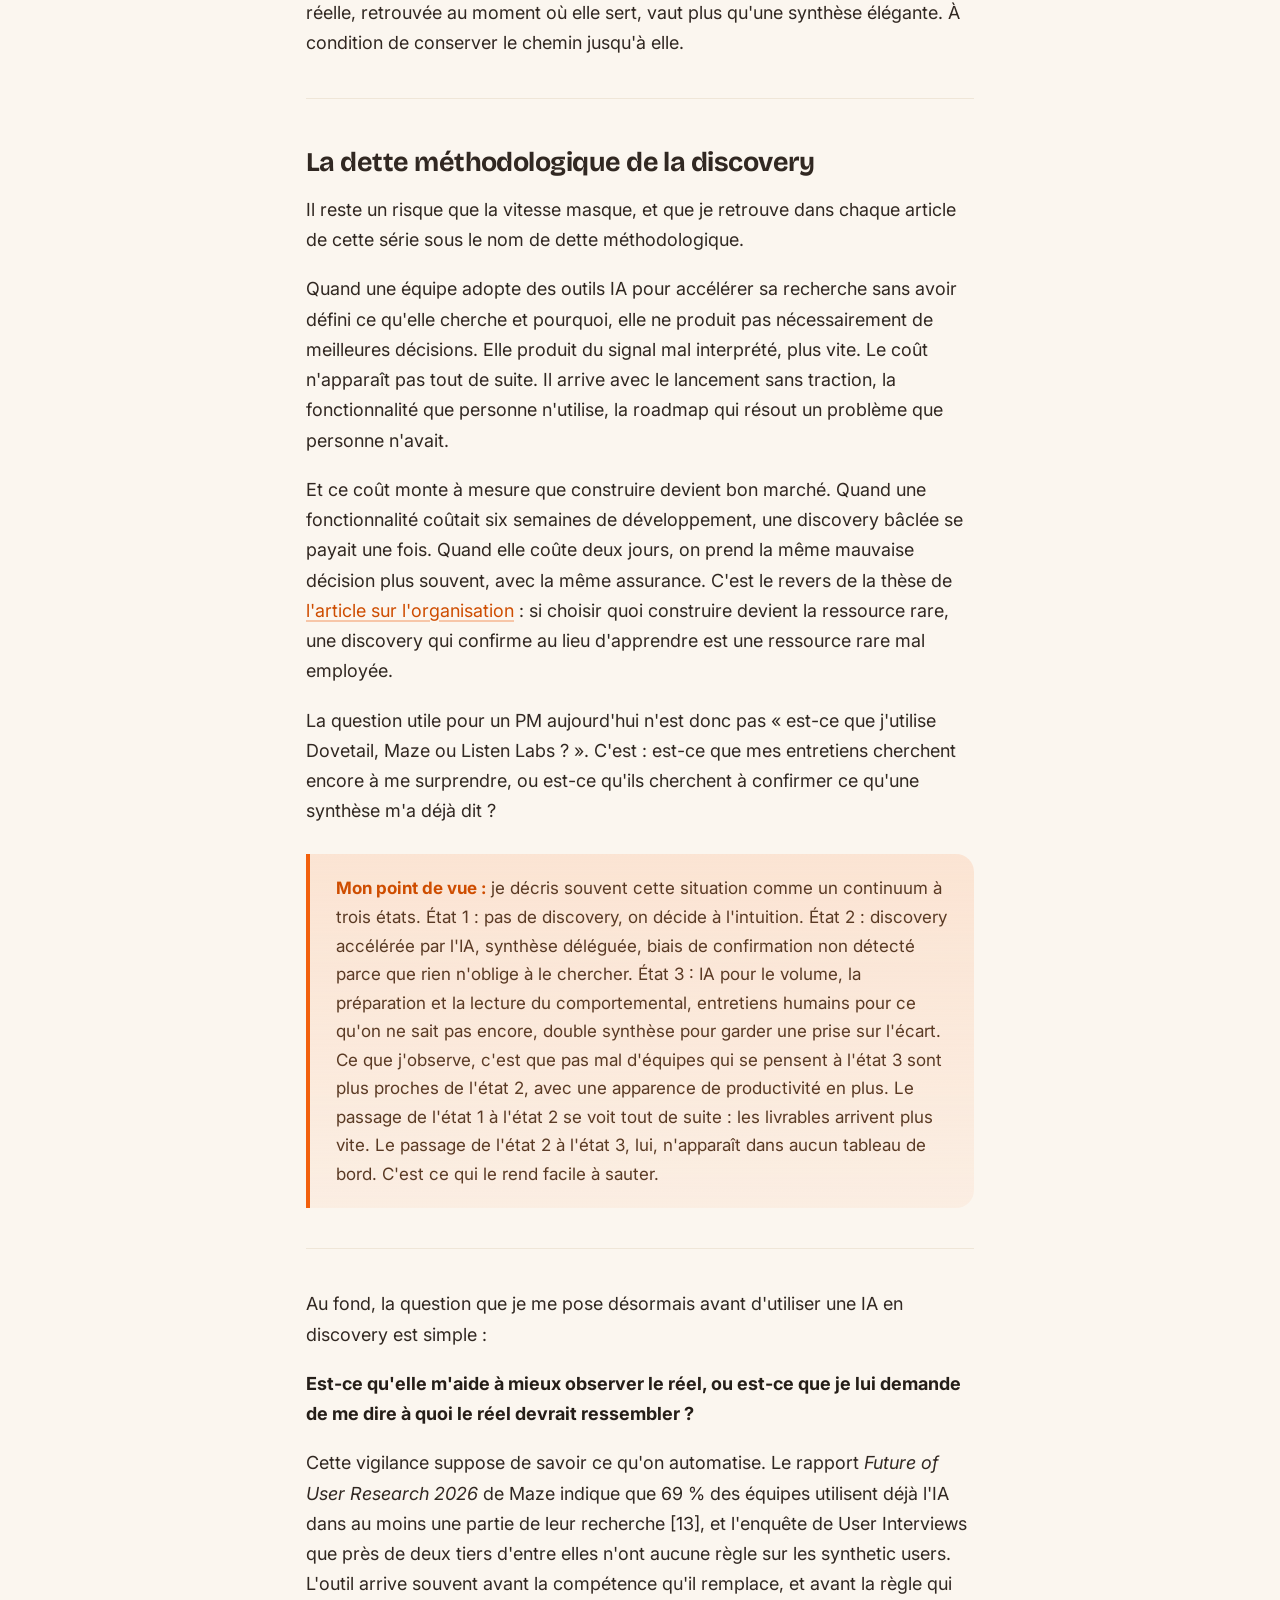
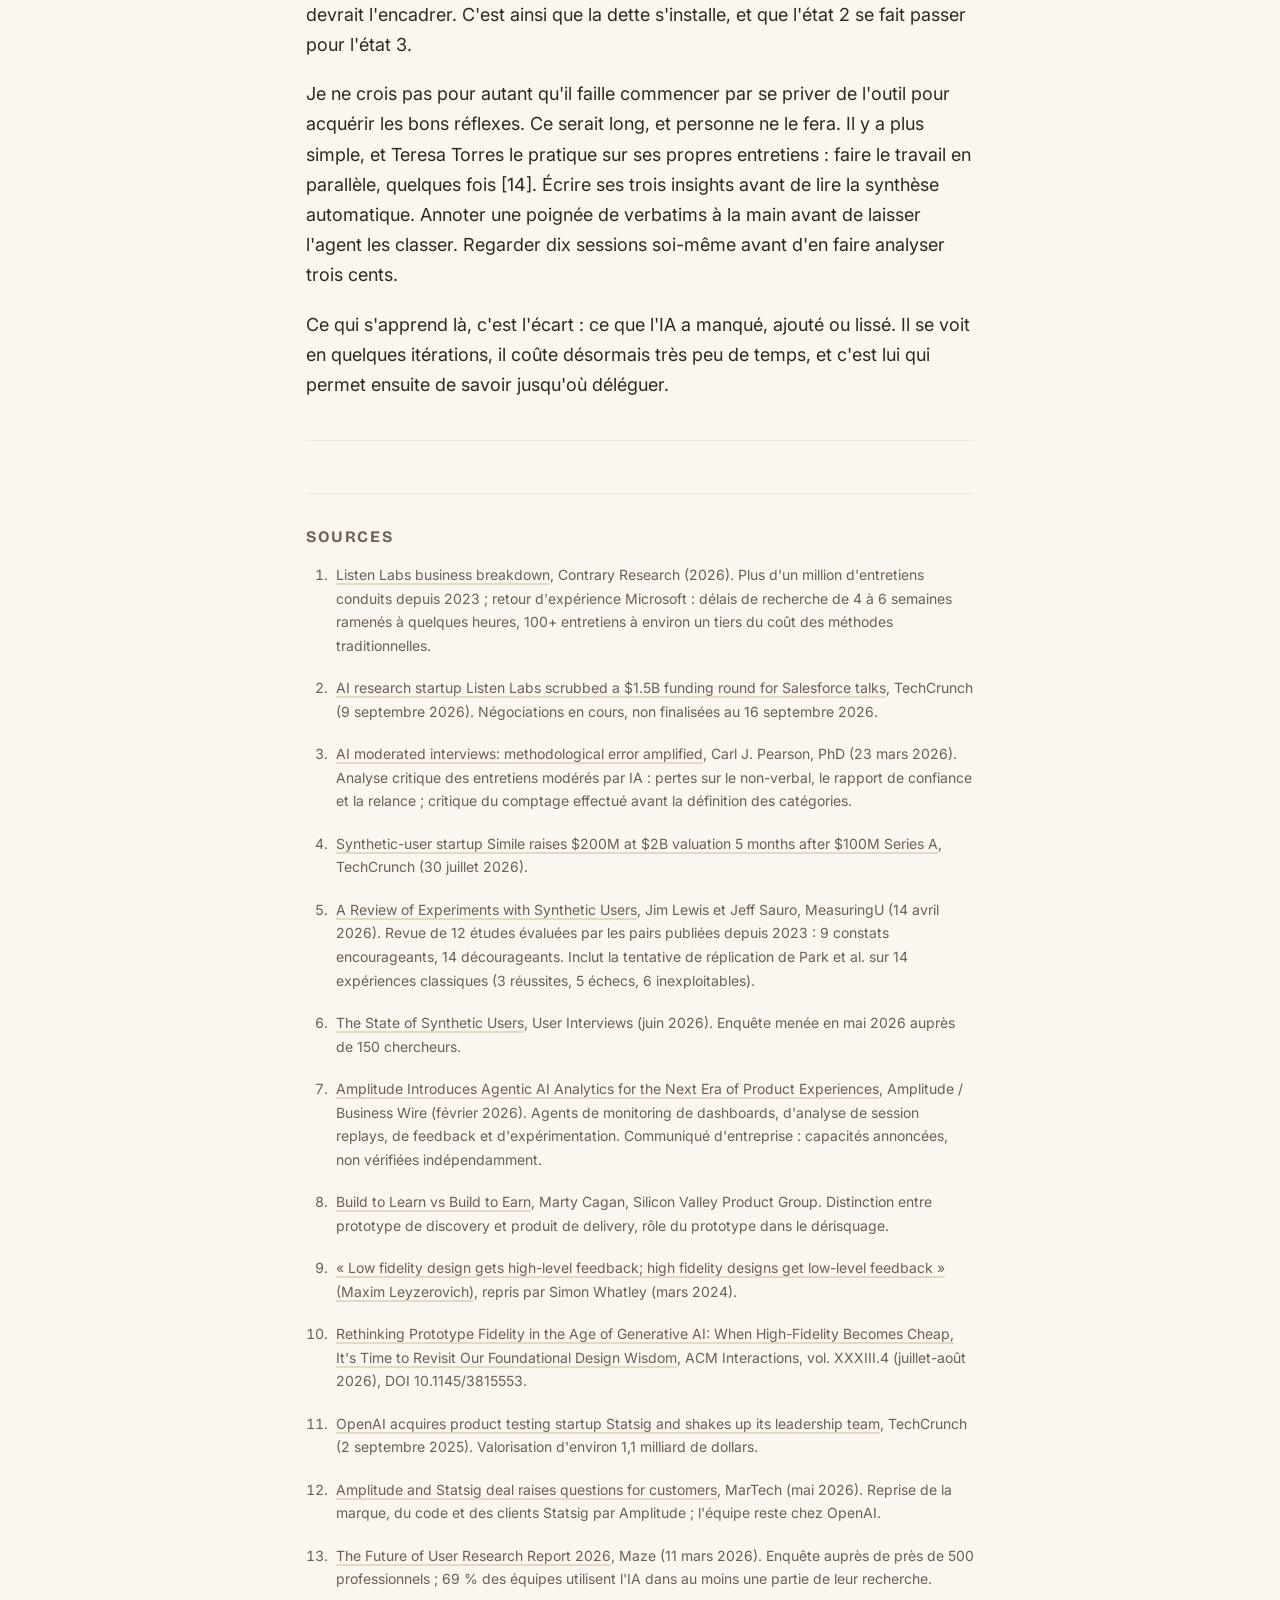
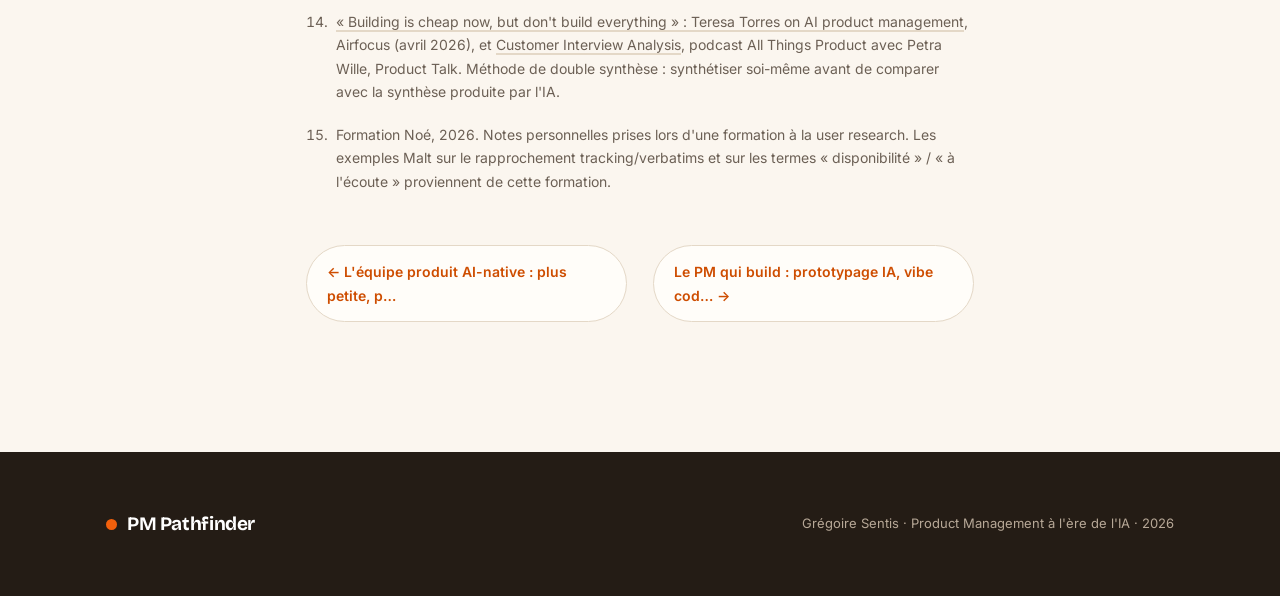
<file: articles/03-discovery.html>
<!doctype html><html lang="fr"><head>
<meta charset="utf-8"><meta name="viewport" content="width=device-width,initial-scale=1">
<title>La discovery à deux vitesses : ce que l&#x27;IA transforme, et ce qu&#x27;elle laisse intact, PM Pathfinder</title>
<meta name="description" content="L&#x27;IA arrive sur les deux versants de la discovery, le déclaratif et le comportemental, et ne les transforme pas à la même vitesse. Sur ce que les gens disent, elle industrialise la collecte sans changer la nature du signal. Sur ce qu&#x27;ils font, elle lit, relie et teste des observations réelles. Un critère pour s&#x27;y retrouver : donnée observée, ou donnée générée ?">
<link rel="preconnect" href="https://fonts.googleapis.com">
<link href="https://fonts.googleapis.com/css2?family=Bricolage+Grotesque:opsz,wght@12..96,400..800&family=Inter:wght@400;500;600;700&display=swap" rel="stylesheet">
<link rel="stylesheet" href="../styles.css">
<script defer src="/analytics.js"></script>
<link rel="canonical" href="https://www.gregoiresentis.com/articles/03-discovery.html">
<meta property="og:type" content="article">
<meta property="og:site_name" content="PM Pathfinder">
<meta property="og:locale" content="fr_FR">
<meta property="og:title" content="La discovery à deux vitesses : ce que l'IA transforme, et ce qu'elle laisse intact, PM Pathfinder">
<meta property="og:description" content="L'IA arrive sur les deux versants de la discovery, le déclaratif et le comportemental, et ne les transforme pas à la même vitesse. Sur ce que les gens disent, elle industrialise la collecte sans changer la nature du signal. Sur ce qu'ils font, elle lit, relie et teste des observations réelles. Un critère pour s'y retrouver : donnée observée, ou donnée générée ?">
<meta property="og:url" content="https://www.gregoiresentis.com/articles/03-discovery.html">
<meta name="twitter:card" content="summary">
<meta name="twitter:title" content="La discovery à deux vitesses : ce que l'IA transforme, et ce qu'elle laisse intact, PM Pathfinder">
<meta name="twitter:description" content="L'IA arrive sur les deux versants de la discovery, le déclaratif et le comportemental, et ne les transforme pas à la même vitesse. Sur ce que les gens disent, elle industrialise la collecte sans changer la nature du signal. Sur ce qu'ils font, elle lit, relie et teste des observations réelles. Un critère pour s'y retrouver : donnée observée, ou donnée générée ?">
<script type="application/ld+json">{"@context":"https://schema.org","@type":"BlogPosting","headline":"La discovery à deux vitesses : ce que l'IA transforme, et ce qu'elle laisse intact","description":"L'IA arrive sur les deux versants de la discovery, le déclaratif et le comportemental, et ne les transforme pas à la même vitesse. Sur ce que les gens disent, elle industrialise la collecte sans changer la nature du signal. Sur ce qu'ils font, elle lit, relie et teste des observations réelles. Un critère pour s'y retrouver : donnée observée, ou donnée générée ?","inLanguage":"fr","mainEntityOfPage":{"@type":"WebPage","@id":"https://www.gregoiresentis.com/articles/03-discovery.html"},"url":"https://www.gregoiresentis.com/articles/03-discovery.html","author":{"@type":"Person","name":"Grégoire Sentis","url":"https://www.linkedin.com/in/gregoire-sentis/"},"publisher":{"@type":"Person","name":"Grégoire Sentis"}}</script>
</head><body>
<nav class="nav"><div class="wrap">
<a class="brand" href="../index.html"><span class="dot"></span> PM Pathfinder</a>
<div class="nav-links">
<a href="../index.html#articles">Articles</a>
<a href="../index.html#framework">Le Framework</a>
<a href="../articles/10-framework.html">Méthode</a>
<a class="nav-cta" href="../index.html#contact">Travailler ensemble</a>
</div></div></nav>

<article class="article"><div class="wrap">
<a class="crumb" href="../index.html#articles">← Tous les articles</a>
<div class="ahead">
<span class="badge">Méthode avant Outil</span>
<h1>La discovery à deux vitesses : ce que l&#x27;IA transforme, et ce qu&#x27;elle laisse intact</h1>
<div class="amenu"><span>Article 03/10</span><span>·</span><span>~16 min</span><span>·</span><span>Grégoire Sentis</span></div>
</div>
<div class="prose"><p>La scène se passe pendant une formation Noé sur la user research, cet été. La formatrice interroge un participant.</p>
<blockquote>
<p>— Tu vas à la salle de sport combien de fois par semaine ?</p>
<p>— Trois ou quatre fois.</p>
<p>— Et la semaine dernière ?</p>
<p>— Deux.</p>
</blockquote>
<p>Puis elle résume : quand on nous demande ce que nous faisons, nous répondons souvent ce que nous pensons faire. Ou ce que nous aimerions faire.</p>
<p>Cet écart existe depuis toujours, et la recherche utilisateur s'est construite autour de lui. Ce qui est nouveau, c'est que l'IA arrive sur ses deux versants, et qu'elle ne les transforme pas à la même vitesse. C'est ce déséquilibre, plus que la question « l'IA va-t-elle remplacer les chercheurs ? », qui change concrètement la pratique aujourd'hui.</p>
<hr />
<h2 id="les-deux-versants-de-la-discovery">Les deux versants de la discovery</h2>
<p>La recherche utilisateur distingue deux familles de signaux. La recherche <strong>attitudinale</strong> recueille ce que les utilisateurs déclarent : entretiens, questionnaires, sondages. La recherche <strong>comportementale</strong> observe ce qu'ils font : analytics, tests d'utilisabilité, session replay, expérimentation, logs.</p>
<p>Les deux sont utiles, mais elles ne racontent pas la même chose. Une personne peut sincèrement penser qu'elle va à la salle trois fois par semaine alors que son historique raconte autre chose. Elle ne ment pas nécessairement, elle reconstruit.</p>
<p>C'est pour cela qu'un bon entretien évite « comment faites-vous habituellement ? » et préfère « racontez-moi la dernière fois que vous l'avez fait ». On demande de montrer plutôt que d'expliquer, on revient sur un événement daté, on cherche un exemple vécu. Une grande partie du savoir-faire de l'entretien consiste déjà à rapprocher le déclaratif du comportemental. L'IA n'agit pas de la même façon sur ces deux versants.</p>
<hr />
<h2 id="premier-versant-sur-le-declaratif-lia-change-la-collecte-pas-la-nature-du-signal">Premier versant : sur le déclaratif, l'IA change la collecte, pas la nature du signal</h2>
<h3 id="le-cout-et-lechelle-de-la-collecte">Le coût et l'échelle de la collecte</h3>
<p>Des plateformes comme Listen Labs conduisent désormais des entretiens de bout en bout : l'IA prépare les questions, mène la conversation en audio ou en vidéo avec de vrais participants, relance, puis transforme le tout en résultats exploitables. L'entreprise revendique plus d'un million d'entretiens menés depuis 2023, et Microsoft rapporte être passé de quatre à six semaines de recherche à quelques heures, avec plus de cent entretiens conduits à environ un tiers du coût des méthodes traditionnelles [1]. En septembre 2026, Listen Labs abandonnait un tour de table de 125 millions de dollars pour négocier son rachat par Salesforce autour de 2 milliards [2].</p>
<p>Pendant vingt ans, le facteur limitant de la recherche qualitative a été le temps : recruter, planifier, mener, retranscrire, analyser. Ce facteur vient de s'effondrer, et la question de l'équipe produit change de nature. Elle n'est plus « combien d'entretiens peut-on se permettre ? » mais « qu'est-ce qu'on cherche à apprendre ? ». Le goulot d'étranglement se déplace de l'exécution vers le cadrage. C'est, appliqué à la discovery, le même déplacement que je décrivais pour l'équipe produit dans son ensemble dans <a href="02-organisation.html">l'article sur l'organisation</a> : quand construire devient bon marché, choisir quoi construire devient la ressource rare. Et le cadrage ne s'automatise pas.</p>
<h3 id="ce-que-lintervieweur-humain-faisait-encore">Ce que l'intervieweur humain faisait encore</h3>
<p>Il serait pratique d'en conclure que l'entretien mené par IA n'a que des avantages. Les chercheurs qui ont regardé de près sont plus réservés.</p>
<p>Carl J. Pearson, docteur en recherche qualitative, a analysé en mars 2026 ce que ces dispositifs font à la méthode [3]. Il relève trois pertes : l'IA lit mal le non-verbal, elle construit difficilement la confiance qui fait qu'un participant va au fond des choses, et elle dose mal la relance. Mais sa critique principale vise l'argument de l'échelle lui-même. Ces plateformes livrent des pourcentages, or on ne peut pas compter une chose avant de savoir ce qu'elle est. Un motif superficiel mentionné cinq mille fois et un motif rencontré deux cents fois qui explique un comportement ressortent au même niveau. Le comptage arrive avant la compréhension.</p>
<p>Cela ne disqualifie pas l'entretien conduit par IA. Ce qu'on gagne en volume ne remplace simplement pas ce qu'on perd en profondeur, et il faut choisir en le sachant.</p>
<h3 id="un-nouveau-materiau-le-synthetic-user">Un nouveau matériau : le synthetic user</h3>
<p>L'autre évolution est plus troublante, parce qu'elle crée quelque chose qui n'existait pas.</p>
<p>Le 30 juillet 2026, Simile levait 200 millions de dollars pour une valorisation de 2 milliards, cinq mois après sa Series A, afin de développer des utilisateurs simulés pour la recherche marketing et produit [4].</p>
<p>Les deux entreprises font à première vue le même métier. En réalité elles représentent deux paris opposés : Listen Labs utilise l'IA pour <strong>interroger</strong> de vrais utilisateurs, Simile pour <strong>simuler</strong> l'utilisateur lui-même.</p>
<p>Et le second est séduisant. Donnez à un synthetic user un âge, une profession, un contexte d'utilisation, interrogez-le : il produira une réponse cohérente, plus utile qu'un persona inventé en salle de réunion, et bienvenue pour explorer un marché connu ou préparer des hypothèses.</p>
<p>La difficulté apparaît quand on change implicitement la nature de cette réponse. Un modèle peut produire :</p>
<blockquote>
<p>« Dans cette situation, je préférerais recevoir une notification par email. »</p>
</blockquote>
<p>Mais aucune personne correspondant à ce profil n'a fait ce choix. Personne n'a hésité, personne n'a cliqué, personne n'a renoncé. Le modèle n'a rencontré personne.</p>
<h3 id="plausible-ne-veut-pas-dire-representatif">Plausible ne veut pas dire représentatif</h3>
<p>Les premiers travaux académiques donnent une image plus nuancée que le marketing qui entoure ces outils. Jim Lewis et Jeff Sauro ont examiné en 2026 douze études évaluées par les pairs comparant réponses humaines et synthétiques : neuf résultats encourageants, quatorze décourageants [5]. Les modèles retrouvent souvent la direction d'un effet, mais la variance est artificiellement faible, les proportions dérivent et les sous-groupes sont mal reproduits. L'expérience la plus parlante est celle de Park et ses coauteurs, qui ont tenté de reproduire quatorze expériences classiques de sciences sociales avec des participants synthétiques : trois réussites, cinq échecs et six résultats inexploitables, soit <strong>21 % de réplications</strong>, avec un modèle de 2023 il est vrai.</p>
<p>Les synthetic users ne sont donc pas inutiles. Mais leur valeur dépend de la question qu'on leur pose. Générer des hypothèses : oui. Estimer la proportion réelle d'utilisateurs qui pensent ou feront quelque chose : beaucoup plus fragile. Or ce sont ces questions-là qui finissent par nourrir une roadmap.</p>
<p>Le métier le sent. Interrogés spécifiquement sur les utilisateurs simulés en mai 2026, 47 % des 150 chercheurs sondés par User Interviews se disent sceptiques, et 79 % redoutent que leurs interlocuteurs internes prennent ces résultats générés pour des données d'observation [6]. C'est le risque principal, et il n'est pas technique. Une mauvaise réponse humaine paraît souvent hésitante ou confuse, ce qui met en alerte. Un modèle, lui, présente une hypothèse fragile en trois paragraphes parfaitement articulés. La vraisemblance devient une fausse mesure de qualité, et c'est en comité de priorisation que la confusion coûte le plus cher.</p>
<h3 id="ce-qui-ne-change-pas">Ce qui ne change pas</h3>
<p>Il serait confortable d'en conclure : humains fiables, synthetic users douteux. Ce serait faux.</p>
<p>Un entretien n'est pas non plus une fenêtre directe sur la vérité. Nous oublions, nous reconstruisons, nous rationalisons nos décisions après coup. Le métier a d'ailleurs déjà tranché une version de ce débat sous un autre nom : le focus group. Dix personnes autour d'une table à qui l'on demande ce qu'elles préfèrent. Le plus célèbre n'est pas un cas tech, c'est « je préfère Pepsi ou Coca ». On ne l'utilise plus guère en produit, parce qu'une fois que cinq personnes ont dit préférer Coca, la sixième le dira aussi. Pas par malhonnêteté ; elle ne réalise même pas qu'elle est influencée.</p>
<blockquote>
<p><strong>Mon point de vue :</strong> cette filiation me paraît plus éclairante que la plupart des débats en cours. Le product management a écarté le focus group parce qu'il produisait du consensus complaisant plutôt que de la vérité, et il a su quoi en faire : le garder pour le marketing, l'écarter de la recherche produit. La question n'est donc pas de savoir si les modèles deviendront moins complaisants, mais si nous saurons réserver cet outil aux usages où la complaisance ne coûte rien.</p>
</blockquote>
<p>Le déclaratif reste donc du déclaratif, et l'artisanat qui permet de le corriger reste le même : ancrer dans un événement daté, relancer sur une hésitation, demander à voir plutôt qu'à entendre.</p>
<hr />
<h2 id="second-versant-sur-le-comportemental-la-pratique-change-pour-de-bon">Second versant : sur le comportemental, la pratique change pour de bon</h2>
<p>C'est là que l'évolution est la plus profonde, et paradoxalement la moins discutée. Sur ce versant, l'IA ne fabrique pas la preuve : elle travaille sur une preuve qui existe déjà. Une session enregistrée, un événement déclenché, un panier abandonné, un ticket envoyé, un test dont on connaît le résultat.</p>
<p>Trois gestes se dégagent de ce qui se construit aujourd'hui. <strong>Lire</strong>, <strong>relier</strong>, <strong>tester</strong>.</p>
<h3 id="lire">Lire</h3>
<p>Amplitude a lancé en février 2026 plusieurs agents capables de surveiller les dashboards, d'analyser des centaines de session replays, de synthétiser du feedback ou d'assister l'expérimentation [7]. Un Session Replay Agent parcourt les sessions enregistrées pour repérer des frictions, des abandons, des comportements récurrents.</p>
<p>L'IA ne répond plus « voilà ce qu'un utilisateur de ce type ferait probablement », mais analyse ce qui s'est passé dans les sessions enregistrées. Dans un cas, elle produit le signal ; dans l'autre, elle nous aide à le lire.</p>
<p>Ce qui change dans la pratique, c'est le seuil de déclenchement. Regarder trois cents session replays n'était pas faisable ; on en regardait dix, un peu au hasard, quand une métrique inquiétait. Ça l'est désormais, et la question devient « qu'est-ce qu'on cherche à voir ? » plutôt que « a-t-on le temps ? ».</p>
<h3 id="relier">Relier</h3>
<p>Pendant la formation Noé, la formatrice nous a présenté un agent construit à partir de son expérience chez Malt. À chaque nouvelle fonctionnalité, l'agent génère le plan de tracking associé : quels événements créer, comment les nommer, quelles propriétés conserver. Jusque-là, c'est surtout de l'automatisation.</p>
<p>L'étape suivante est plus intrigante. Pour chaque événement du plan de tracking, l'agent va chercher dans la base d'entretiens existante les verbatims qui s'y rapportent. On obtient alors, autour du même moment du parcours, ce que l'utilisateur a fait <strong>et</strong> ce qu'il en a dit.</p>
<p>C'est une difficulté que les équipes produit connaissent bien. L'analytics vous montre qu'un utilisateur sur trois abandonne à cette étape, mais pas pourquoi. L'entretien vous apprend qu'« à cet endroit, je ne comprends plus ce qu'on attend de moi », mais pas combien d'utilisateurs rencontrent le cas. Pendant longtemps, nous avons travaillé avec ces deux morceaux séparément : le quantitatif d'un côté, le qualitatif de l'autre, et un PM au milieu qui faisait le pont de tête.</p>
<p>C'est probablement l'usage de l'IA en discovery qui m'a le plus convaincu cette année : non pas produire un nouvel insight, mais enfin relier correctement ceux que nous avions déjà.</p>
<h3 id="tester">Tester</h3>
<p>Le prototype a toujours été un instrument de discovery. Marty Cagan distingue depuis longtemps le <em>build to learn</em> du <em>build to earn</em> : on construit un prototype non pour livrer, mais pour dérisquer une décision [8].</p>
<p>Ce qui change, c'est le prix d'entrée. J'ai décrit dans <a href="04-delivery.html">l'article sur le PM qui build</a> ce que le prototypage IA fait au PM côté construction ; côté recherche, l'effet est moins évident que le gain de temps : <strong>le prototype redevient jetable.</strong> Quand il coûtait cher, on le protégeait, on le faisait évoluer, il finissait par devenir la solution. Quand il ne coûte presque rien, on peut en construire un pour répondre à une seule question, observer ce qui se passe, et le jeter. C'est finalement assez proche de l'idéal du prototype en discovery : construire juste assez pour apprendre, puis accepter de jeter.</p>
<p>Avec un effet secondaire que la discipline connaît depuis longtemps. Maxim Leyzerovich l'a résumé d'une formule reprise partout : un design basse fidélité obtient du feedback de haut niveau, un design haute fidélité obtient du feedback de bas niveau [9]. Montrez un croquis, on vous parle de l'intention et de l'utilité. Montrez une interface finie, on vous parle de la couleur du bouton.</p>
<p>Or un prototype généré par IA est haute fidélité par défaut. Il ressemble à un produit avant qu'on ait vérifié que l'idée tenait. Le risque n'est donc pas qu'il soit mauvais, mais qu'il attire le mauvais type de retour au moment où l'on avait besoin de l'autre [10].</p>
<p>Reste la question que le prototype ne tranche pas. Si vous générez cinq variantes d'un parcours dans la journée, laquelle fonctionne ? L'expérimentation reprend donc du poids, et un A/B test reste l'observation la plus propre qui soit : on la fabrique exprès pour répondre à une question posée d'avance. Le marché semble le confirmer, avec le rachat de Statsig par OpenAI puis la reprise de sa plateforme par Amplitude [11][12]. Ce que ces mesures valent, et ce qu'elles ne disent pas, fait l'objet de <a href="09-mesure.html">l'article sur la mesure</a>.</p>
<hr />
<h2 id="le-desequilibre-et-le-critere-quil-impose">Le déséquilibre, et le critère qu'il impose</h2>
<p>Du côté du déclaratif, l'IA industrialise la collecte et enrichit la matière disponible, sans changer fondamentalement la nature du signal ni le travail d'interprétation. Du côté comportemental, elle permet d'analyser beaucoup plus de données, de rapprocher des sources séparées et de tester plus vite des prototypes moins coûteux. Une discovery à deux vitesses.</p>
<p>Ce déséquilibre impose un critère, et il est plus opérationnel que l'opposition entre ce que les gens disent et ce qu'ils font.</p>
<p><strong>Donnée observée, ou donnée générée ?</strong></p>
<p>Un entretien avec un vrai utilisateur produit une donnée imparfaite, mais issue d'une personne réelle. Une session replay, un événement analytics, un ticket support, le résultat d'un A/B test : autant d'observations.</p>
<p>La réponse d'un synthetic user est une donnée générée. Cela ne la rend pas fausse. Cela veut dire qu'elle n'a pas le même statut : c'est une hypothèse produite par un modèle sur ce que pourrait dire ou faire une population.</p>
<p>Le meilleur moyen de sentir cette frontière est de comparer deux pratiques qui font la même promesse : apprendre vite, sans construire le produit réel. Elles ne truquent pas la même moitié de l'équation.</p>
<p>Le synthetic user simule l'utilisateur, et laisse le produit à l'état d'idée. Le prototype simule le produit, et garde l'utilisateur réel.</p>
<p>Dans un cas, vous obtenez ce qu'un modèle estime qu'une population dirait. Dans l'autre, vous observez ce qu'une vraie personne fait face à un produit qui, lui, est encore simulé.</p>
<hr />
<h2 id="la-matiere-brute-devient-un-choix">La matière brute devient un choix</h2>
<p>Il y a un effet de bord de l'automatisation de la synthèse que peu d'équipes ont anticipé. Avant, on conservait les notes d'entretien parce qu'il n'y avait rien d'autre. Aujourd'hui, une synthèse propre arrive en quelques secondes, et garder la matière brute devient une décision explicite.</p>
<p>Non qu'une IA résume mal un entretien : elle le résume très bien, et un résumé cherche par définition le thème commun. Or un insight produit se trouve parfois dans le mot qui ne rentre pas dans le thème.</p>
<p>Un exemple entendu pendant la formation Noé l'illustre bien. Une marketplace de freelances parlait de la « disponibilité » de ses utilisateurs. En réécoutant les entretiens, personne n'employait ce mot. Ils disaient : <strong>« à l'écoute ».</strong></p>
<p>Être disponible suggère qu'on attend une mission. Être à l'écoute signifie qu'on travaille peut-être déjà, tout en restant ouvert à une opportunité. Ce n'est pas le même rapport au travail, et cela change la façon de penser la fonctionnalité.</p>
<p>Une synthèse automatique produirait sans difficulté : « les freelances évoquent leur disponibilité pour de nouvelles missions. » Elle aurait compris le thème, et perdu l'insight.</p>
<p>La bonne architecture de recherche n'est donc pas celle où l'IA remplace la matière brute par sa synthèse, mais celle où elle permet de l'explorer beaucoup plus vite sans perdre la possibilité d'y revenir. Transcrire, indexer, retrouver en quelques secondes tous les passages où un utilisateur évoque un moment précis : c'est peut-être le vrai gain. Une phrase exacte, dite par une personne réelle, retrouvée au moment où elle sert, vaut plus qu'une synthèse élégante. À condition de conserver le chemin jusqu'à elle.</p>
<hr />
<h2 id="la-dette-methodologique-de-la-discovery">La dette méthodologique de la discovery</h2>
<p>Il reste un risque que la vitesse masque, et que je retrouve dans chaque article de cette série sous le nom de dette méthodologique.</p>
<p>Quand une équipe adopte des outils IA pour accélérer sa recherche sans avoir défini ce qu'elle cherche et pourquoi, elle ne produit pas nécessairement de meilleures décisions. Elle produit du signal mal interprété, plus vite. Le coût n'apparaît pas tout de suite. Il arrive avec le lancement sans traction, la fonctionnalité que personne n'utilise, la roadmap qui résout un problème que personne n'avait.</p>
<p>Et ce coût monte à mesure que construire devient bon marché. Quand une fonctionnalité coûtait six semaines de développement, une discovery bâclée se payait une fois. Quand elle coûte deux jours, on prend la même mauvaise décision plus souvent, avec la même assurance. C'est le revers de la thèse de <a href="02-organisation.html">l'article sur l'organisation</a> : si choisir quoi construire devient la ressource rare, une discovery qui confirme au lieu d'apprendre est une ressource rare mal employée.</p>
<p>La question utile pour un PM aujourd'hui n'est donc pas « est-ce que j'utilise Dovetail, Maze ou Listen Labs ? ». C'est : est-ce que mes entretiens cherchent encore à me surprendre, ou est-ce qu'ils cherchent à confirmer ce qu'une synthèse m'a déjà dit ?</p>
<blockquote>
<p><strong>Mon point de vue :</strong> je décris souvent cette situation comme un continuum à trois états. État 1 : pas de discovery, on décide à l'intuition. État 2 : discovery accélérée par l'IA, synthèse déléguée, biais de confirmation non détecté parce que rien n'oblige à le chercher. État 3 : IA pour le volume, la préparation et la lecture du comportemental, entretiens humains pour ce qu'on ne sait pas encore, double synthèse pour garder une prise sur l'écart. Ce que j'observe, c'est que pas mal d'équipes qui se pensent à l'état 3 sont plus proches de l'état 2, avec une apparence de productivité en plus. Le passage de l'état 1 à l'état 2 se voit tout de suite : les livrables arrivent plus vite. Le passage de l'état 2 à l'état 3, lui, n'apparaît dans aucun tableau de bord. C'est ce qui le rend facile à sauter.</p>
</blockquote>
<hr />
<p>Au fond, la question que je me pose désormais avant d'utiliser une IA en discovery est simple :</p>
<p><strong>Est-ce qu'elle m'aide à mieux observer le réel, ou est-ce que je lui demande de me dire à quoi le réel devrait ressembler ?</strong></p>
<p>Cette vigilance suppose de savoir ce qu'on automatise. Le rapport <em>Future of User Research 2026</em> de Maze indique que 69 % des équipes utilisent déjà l'IA dans au moins une partie de leur recherche [13], et l'enquête de User Interviews que près de deux tiers d'entre elles n'ont aucune règle sur les synthetic users. L'outil arrive souvent avant la compétence qu'il remplace, et avant la règle qui devrait l'encadrer. C'est ainsi que la dette s'installe, et que l'état 2 se fait passer pour l'état 3.</p>
<p>Je ne crois pas pour autant qu'il faille commencer par se priver de l'outil pour acquérir les bons réflexes. Ce serait long, et personne ne le fera. Il y a plus simple, et Teresa Torres le pratique sur ses propres entretiens : faire le travail en parallèle, quelques fois [14]. Écrire ses trois insights avant de lire la synthèse automatique. Annoter une poignée de verbatims à la main avant de laisser l'agent les classer. Regarder dix sessions soi-même avant d'en faire analyser trois cents.</p>
<p>Ce qui s'apprend là, c'est l'écart : ce que l'IA a manqué, ajouté ou lissé. Il se voit en quelques itérations, il coûte désormais très peu de temps, et c'est lui qui permet ensuite de savoir jusqu'où déléguer.</p>
<hr />
<h2 id="sources">Sources</h2>
<ol>
<li>
<p><a href="https://research.contrary.com/company/listen-labs">Listen Labs business breakdown</a>, Contrary Research (2026). Plus d'un million d'entretiens conduits depuis 2023 ; retour d'expérience Microsoft : délais de recherche de 4 à 6 semaines ramenés à quelques heures, 100+ entretiens à environ un tiers du coût des méthodes traditionnelles.</p>
</li>
<li>
<p><a href="https://techcrunch.com/2026/09/09/ai-research-startup-listen-labs-scrubbed-a-1-5b-funding-round-for-salesforce-talks/">AI research startup Listen Labs scrubbed a $1.5B funding round for Salesforce talks</a>, TechCrunch (9 septembre 2026). Négociations en cours, non finalisées au 16 septembre 2026.</p>
</li>
<li>
<p><a href="https://carljpearson.com/ai-moderated-interviews-methodological-error-amplified/">AI moderated interviews: methodological error amplified</a>, Carl J. Pearson, PhD (23 mars 2026). Analyse critique des entretiens modérés par IA : pertes sur le non-verbal, le rapport de confiance et la relance ; critique du comptage effectué avant la définition des catégories.</p>
</li>
<li>
<p><a href="https://techcrunch.com/2026/07/30/synthetic-user-startup-simile-raises-200m-at-2b-valuation-5-months-after-100m-series-a/">Synthetic-user startup Simile raises $200M at $2B valuation 5 months after $100M Series A</a>, TechCrunch (30 juillet 2026).</p>
</li>
<li>
<p><a href="https://measuringu.com/review-of-experiments-with-synthetic-users/">A Review of Experiments with Synthetic Users</a>, Jim Lewis et Jeff Sauro, MeasuringU (14 avril 2026). Revue de 12 études évaluées par les pairs publiées depuis 2023 : 9 constats encourageants, 14 décourageants. Inclut la tentative de réplication de Park et al. sur 14 expériences classiques (3 réussites, 5 échecs, 6 inexploitables).</p>
</li>
<li>
<p><a href="https://www.userinterviews.com/state-of-synthetic-users-report">The State of Synthetic Users</a>, User Interviews (juin 2026). Enquête menée en mai 2026 auprès de 150 chercheurs.</p>
</li>
<li>
<p><a href="https://www.businesswire.com/news/home/20260216773220/en/Amplitude-Introduces-Agentic-AI-Analytics-for-the-Next-Era-of-Product-Experiences">Amplitude Introduces Agentic AI Analytics for the Next Era of Product Experiences</a>, Amplitude / Business Wire (février 2026). Agents de monitoring de dashboards, d'analyse de session replays, de feedback et d'expérimentation. Communiqué d'entreprise : capacités annoncées, non vérifiées indépendamment.</p>
</li>
<li>
<p><a href="https://www.svpg.com/build-to-learn-vs-build-to-earn/">Build to Learn vs Build to Earn</a>, Marty Cagan, Silicon Valley Product Group. Distinction entre prototype de discovery et produit de delivery, rôle du prototype dans le dérisquage.</p>
</li>
<li>
<p><a href="https://www.simonwhatley.co.uk/writing/low-fidelity-design-gets-high-level-feedback-high-fidelity-designs-get-low-level-feedback/">« Low fidelity design gets high-level feedback; high fidelity designs get low-level feedback » (Maxim Leyzerovich)</a>, repris par Simon Whatley (mars 2024).</p>
</li>
<li>
<p><a href="https://dl.acm.org/doi/10.1145/3815553">Rethinking Prototype Fidelity in the Age of Generative AI: When High-Fidelity Becomes Cheap, It's Time to Revisit Our Foundational Design Wisdom</a>, ACM Interactions, vol. XXXIII.4 (juillet-août 2026), DOI 10.1145/3815553.</p>
</li>
<li>
<p><a href="https://techcrunch.com/2025/09/02/openai-acquires-product-testing-startup-statsig-and-shakes-up-its-leadership-team/">OpenAI acquires product testing startup Statsig and shakes up its leadership team</a>, TechCrunch (2 septembre 2025). Valorisation d'environ 1,1 milliard de dollars.</p>
</li>
<li>
<p><a href="https://martech.org/amplitude-and-statsig-deal-raises-questions-for-customers/">Amplitude and Statsig deal raises questions for customers</a>, MarTech (mai 2026). Reprise de la marque, du code et des clients Statsig par Amplitude ; l'équipe reste chez OpenAI.</p>
</li>
<li>
<p><a href="https://maze.co/resources/user-research-report/">The Future of User Research Report 2026</a>, Maze (11 mars 2026). Enquête auprès de près de 500 professionnels ; 69 % des équipes utilisent l'IA dans au moins une partie de leur recherche.</p>
</li>
<li>
<p><a href="https://airfocus.com/blog/teresa-torres-ai-product-management/">« Building is cheap now, but don't build everything » : Teresa Torres on AI product management</a>, Airfocus (avril 2026), et <a href="https://www.producttalk.org/customer-interview-analysis-all-things-product-podcast-with-teresa-torres-petra-wille/">Customer Interview Analysis</a>, podcast All Things Product avec Petra Wille, Product Talk. Méthode de double synthèse : synthétiser soi-même avant de comparer avec la synthèse produite par l'IA.</p>
</li>
<li>
<p>Formation Noé, 2026. Notes personnelles prises lors d'une formation à la user research. Les exemples Malt sur le rapprochement tracking/verbatims et sur les termes « disponibilité » / « à l'écoute » proviennent de cette formation.</p>
</li>
</ol></div>
</div>
<nav class="anav"><a href="02-organisation.html">← L&#x27;équipe produit AI-native : plus petite, p…</a><a href="04-delivery.html">Le PM qui build : prototypage IA, vibe cod… →</a></nav>
</article>
<footer class="foot"><div class="wrap">
<div><a class="brand" href="../index.html" style="display:flex;gap:10px;align-items:center"><span class="dot" style="width:11px;height:11px;border-radius:9999px;background:var(--accent)"></span> PM Pathfinder</a></div>
<div class="small">Grégoire Sentis · Product Management à l'ère de l'IA · 2026</div>
</div></footer>
</body></html>
</file>
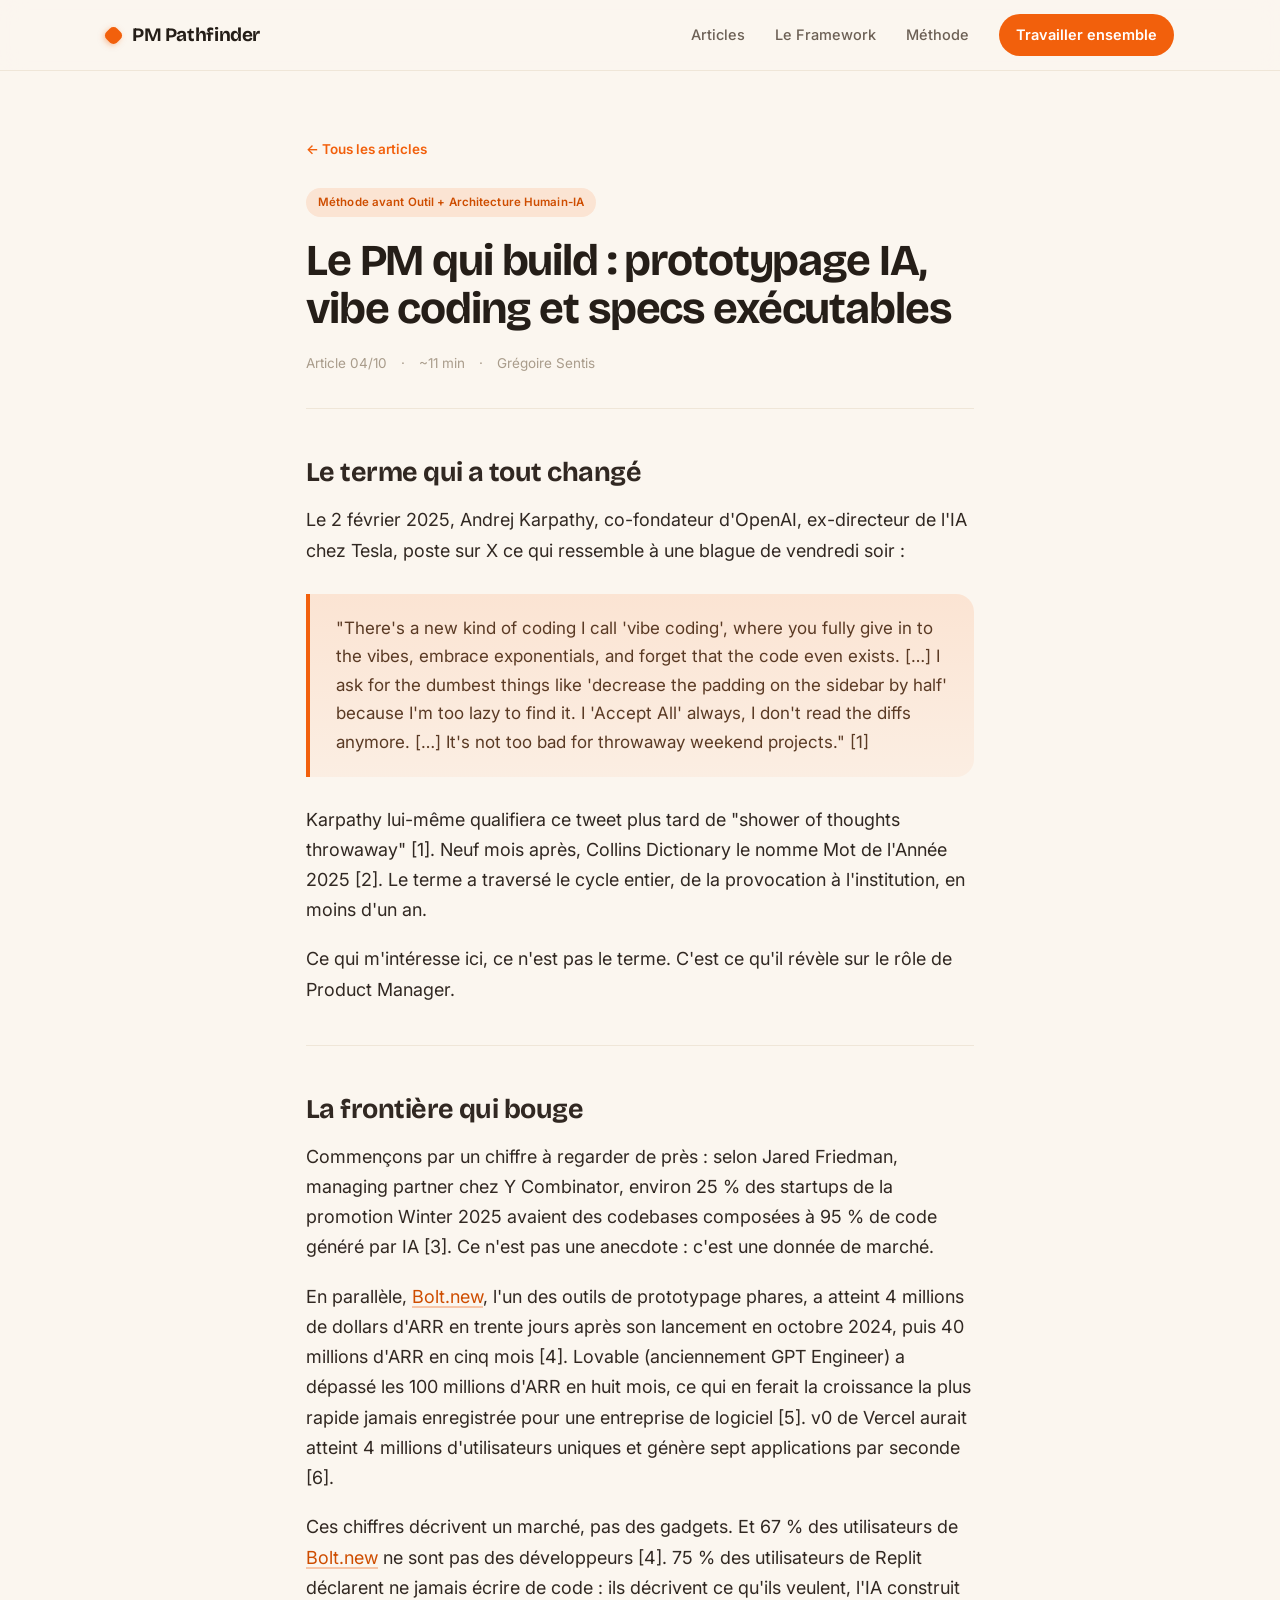
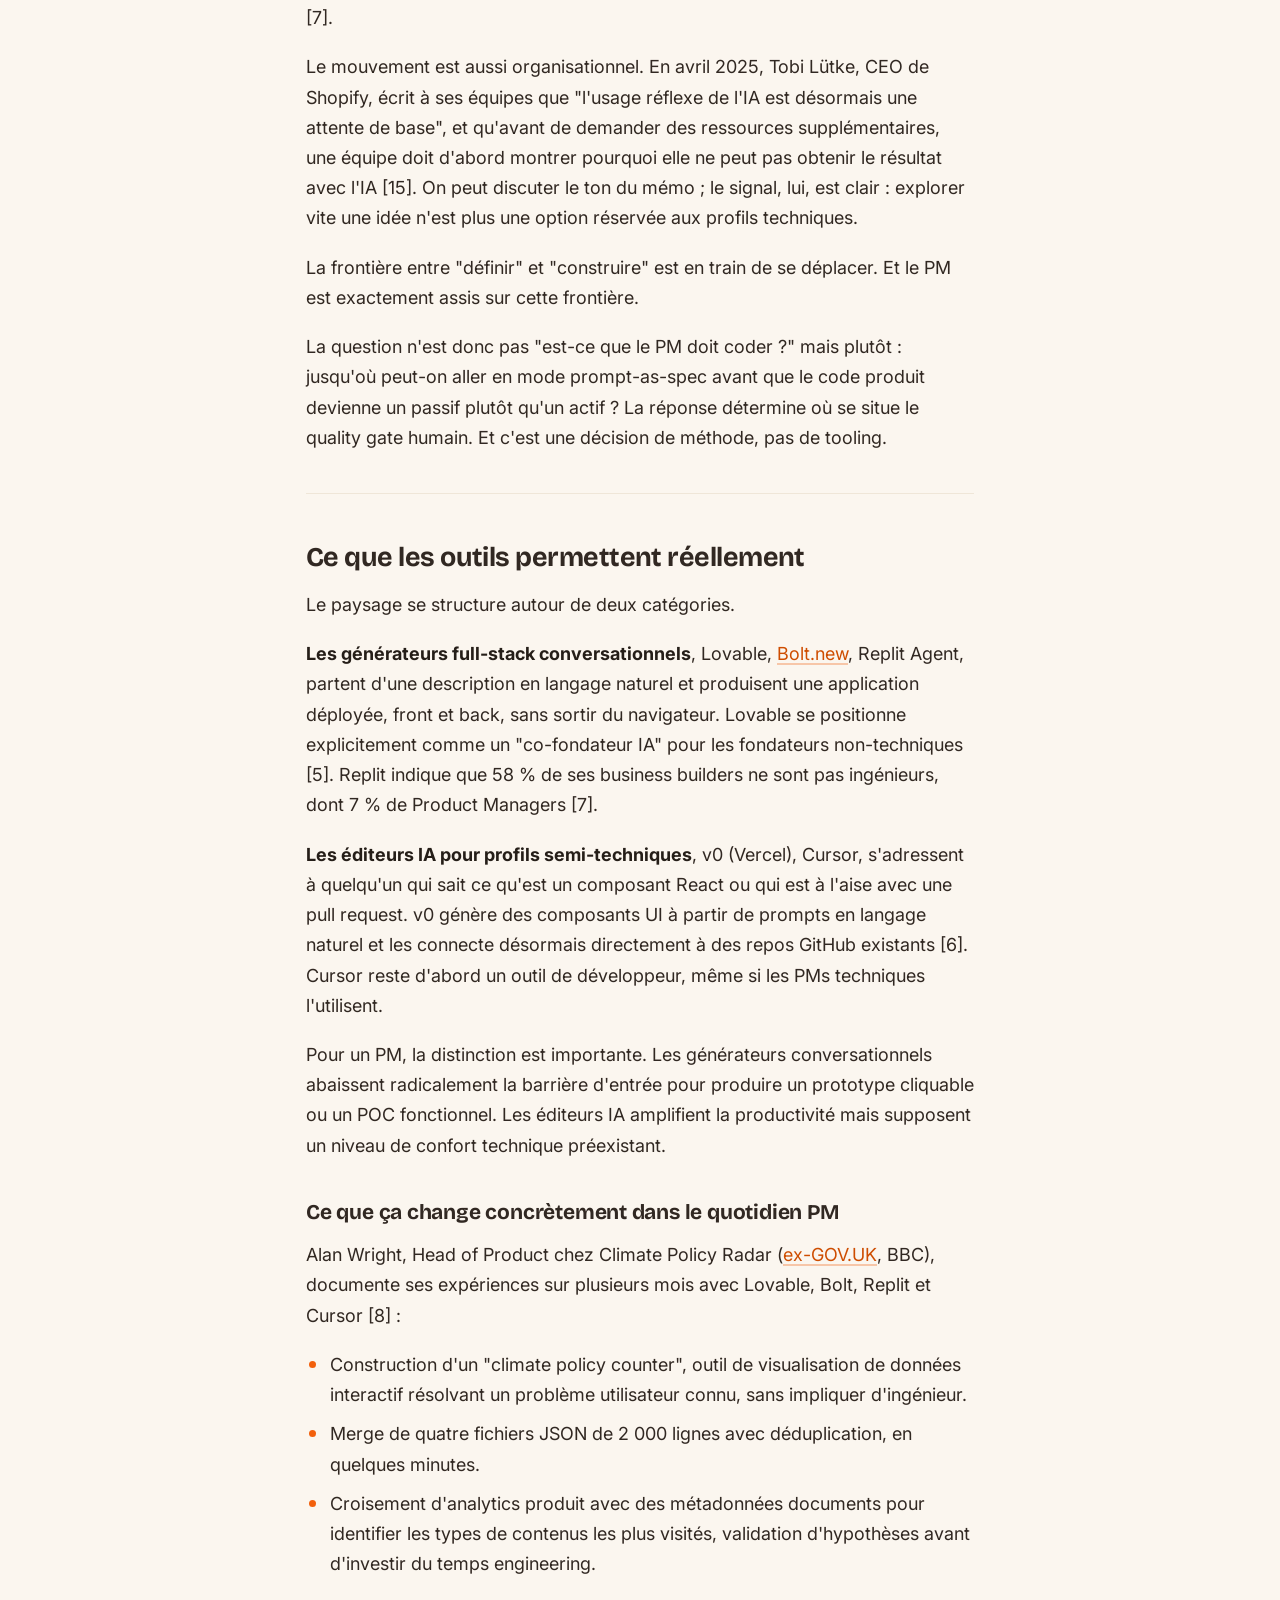
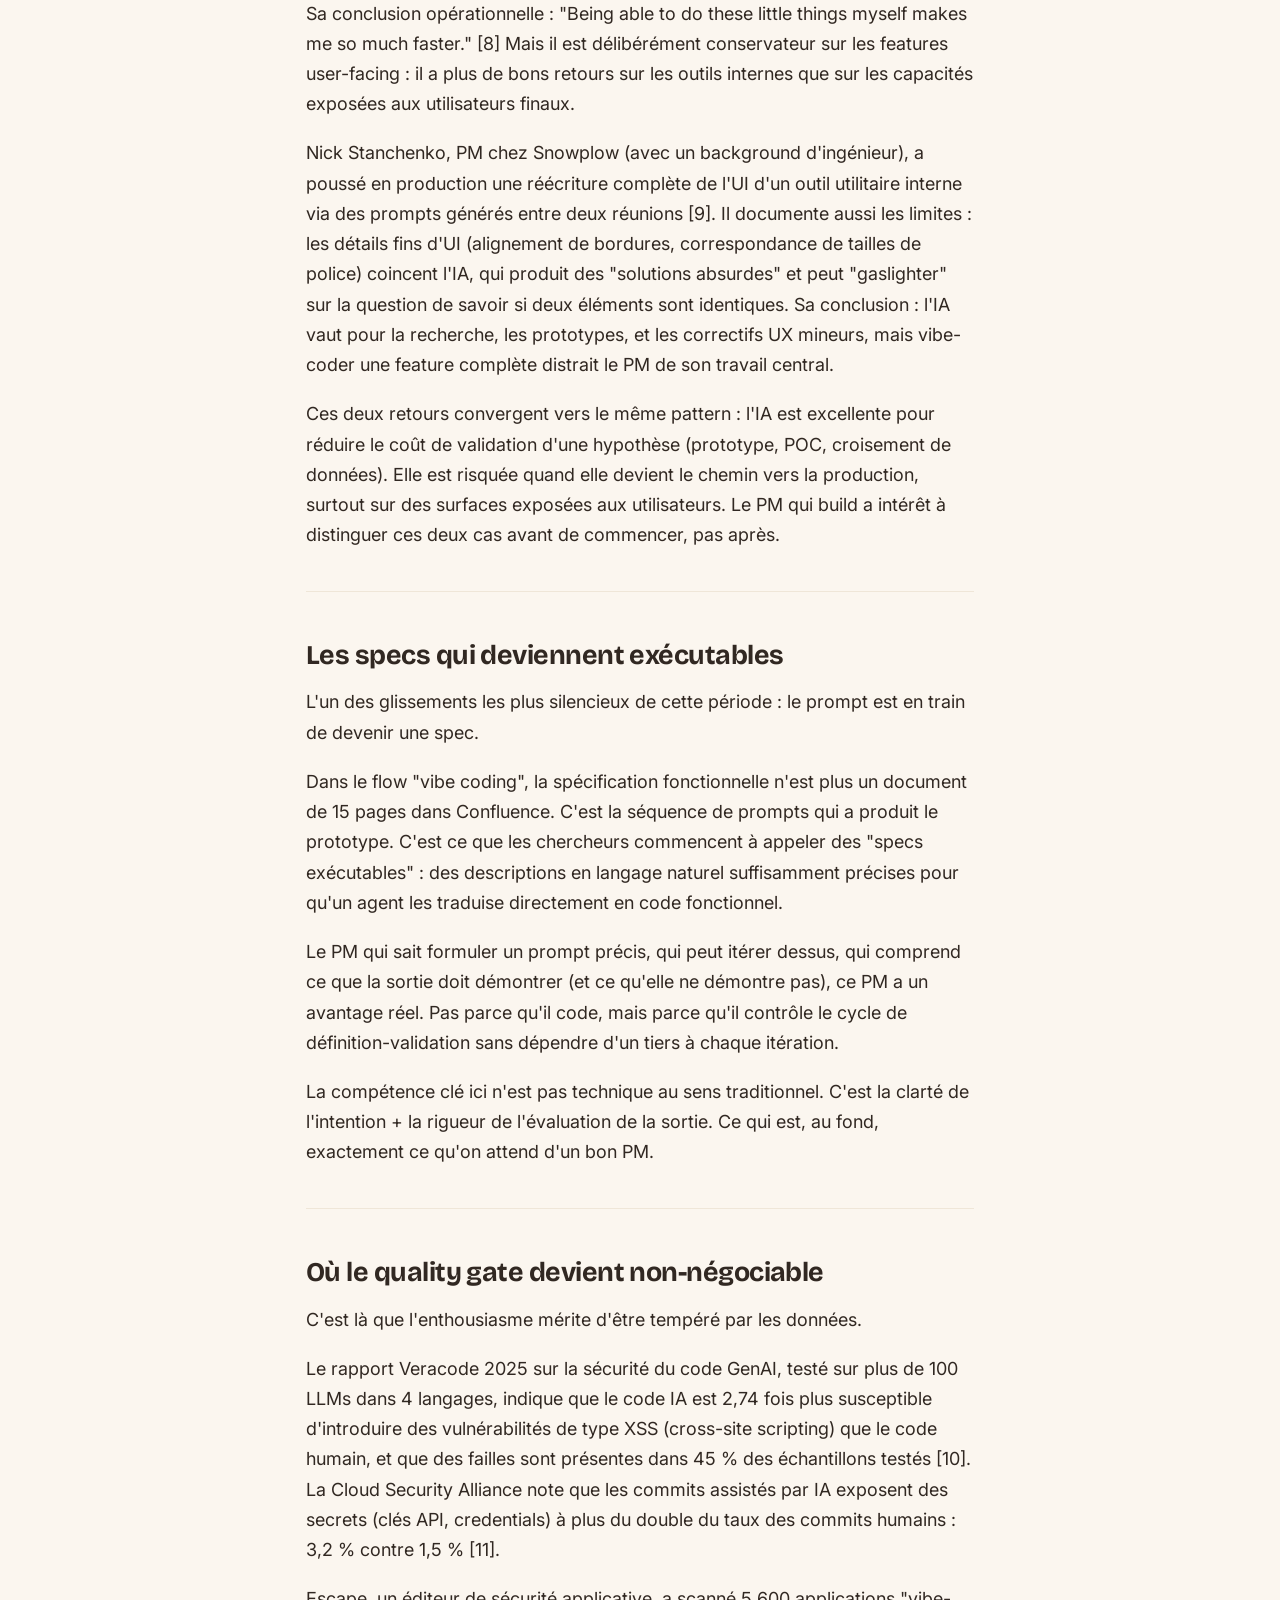
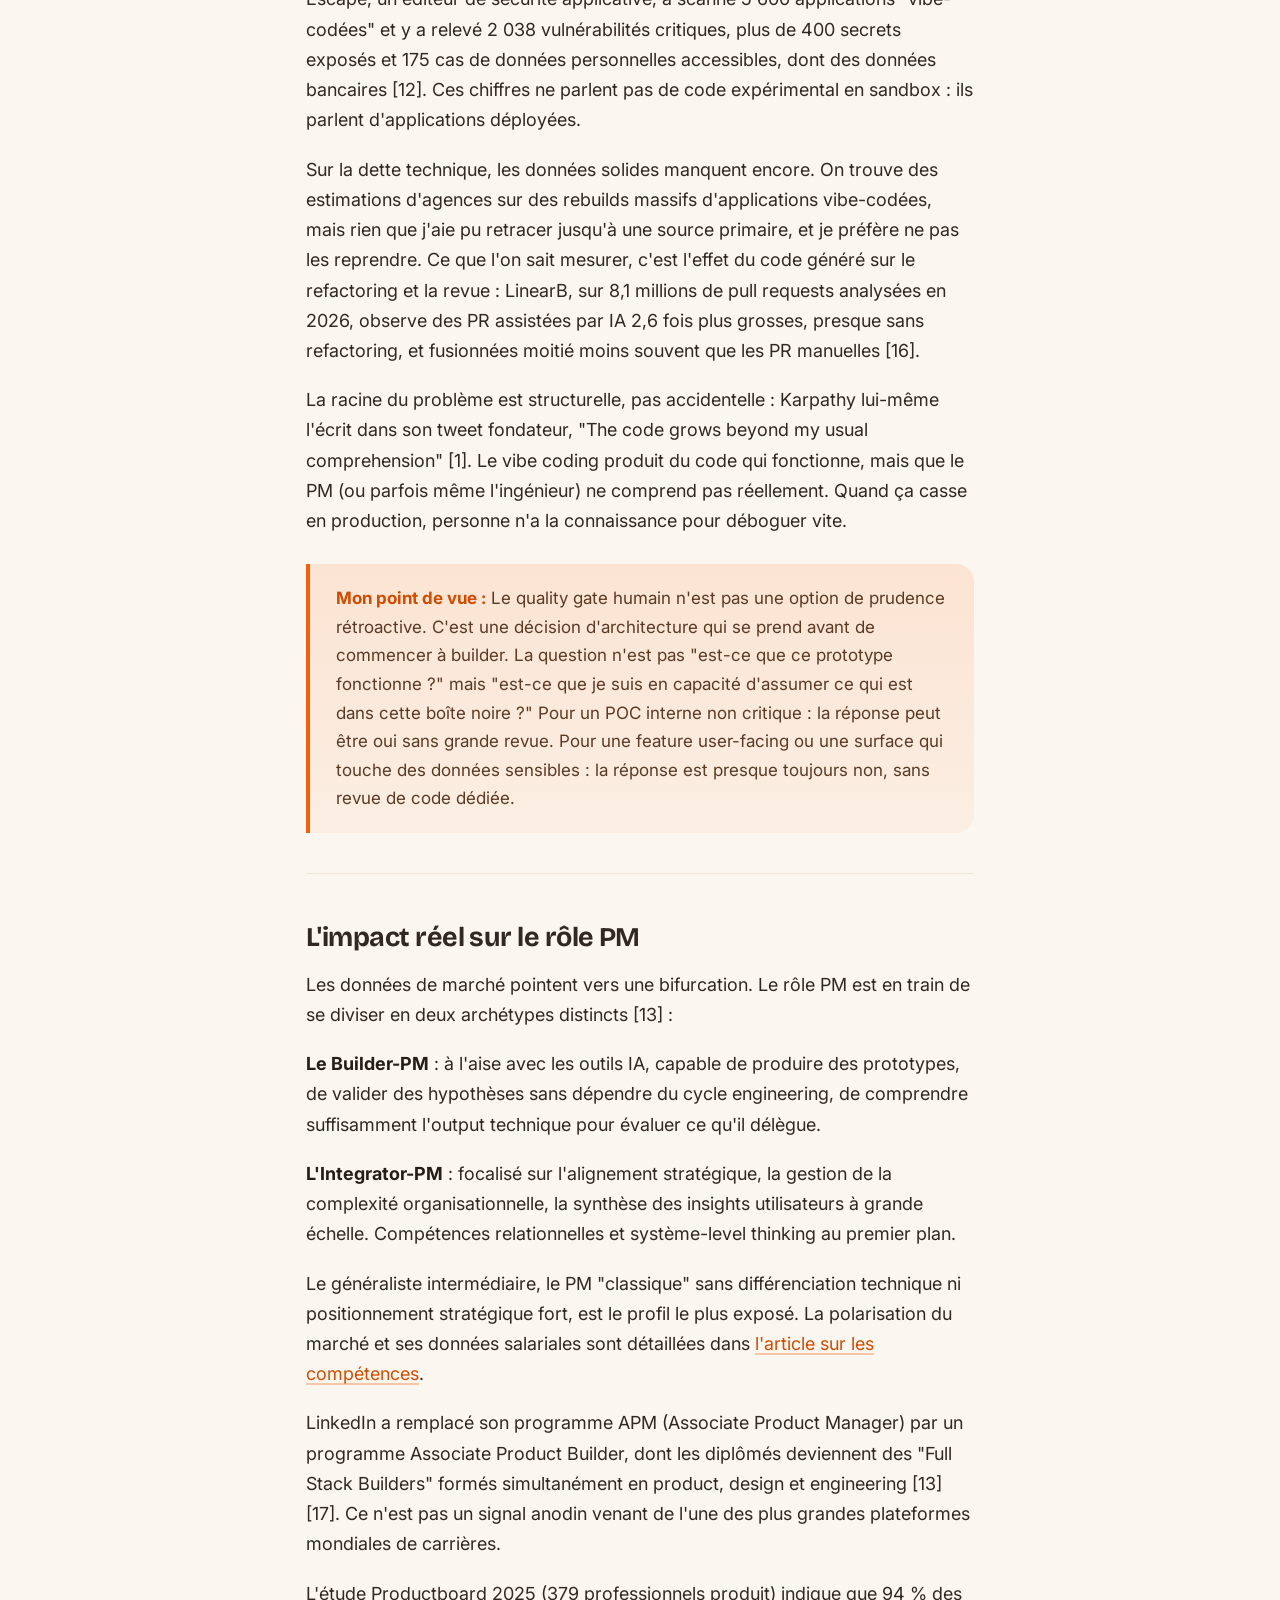
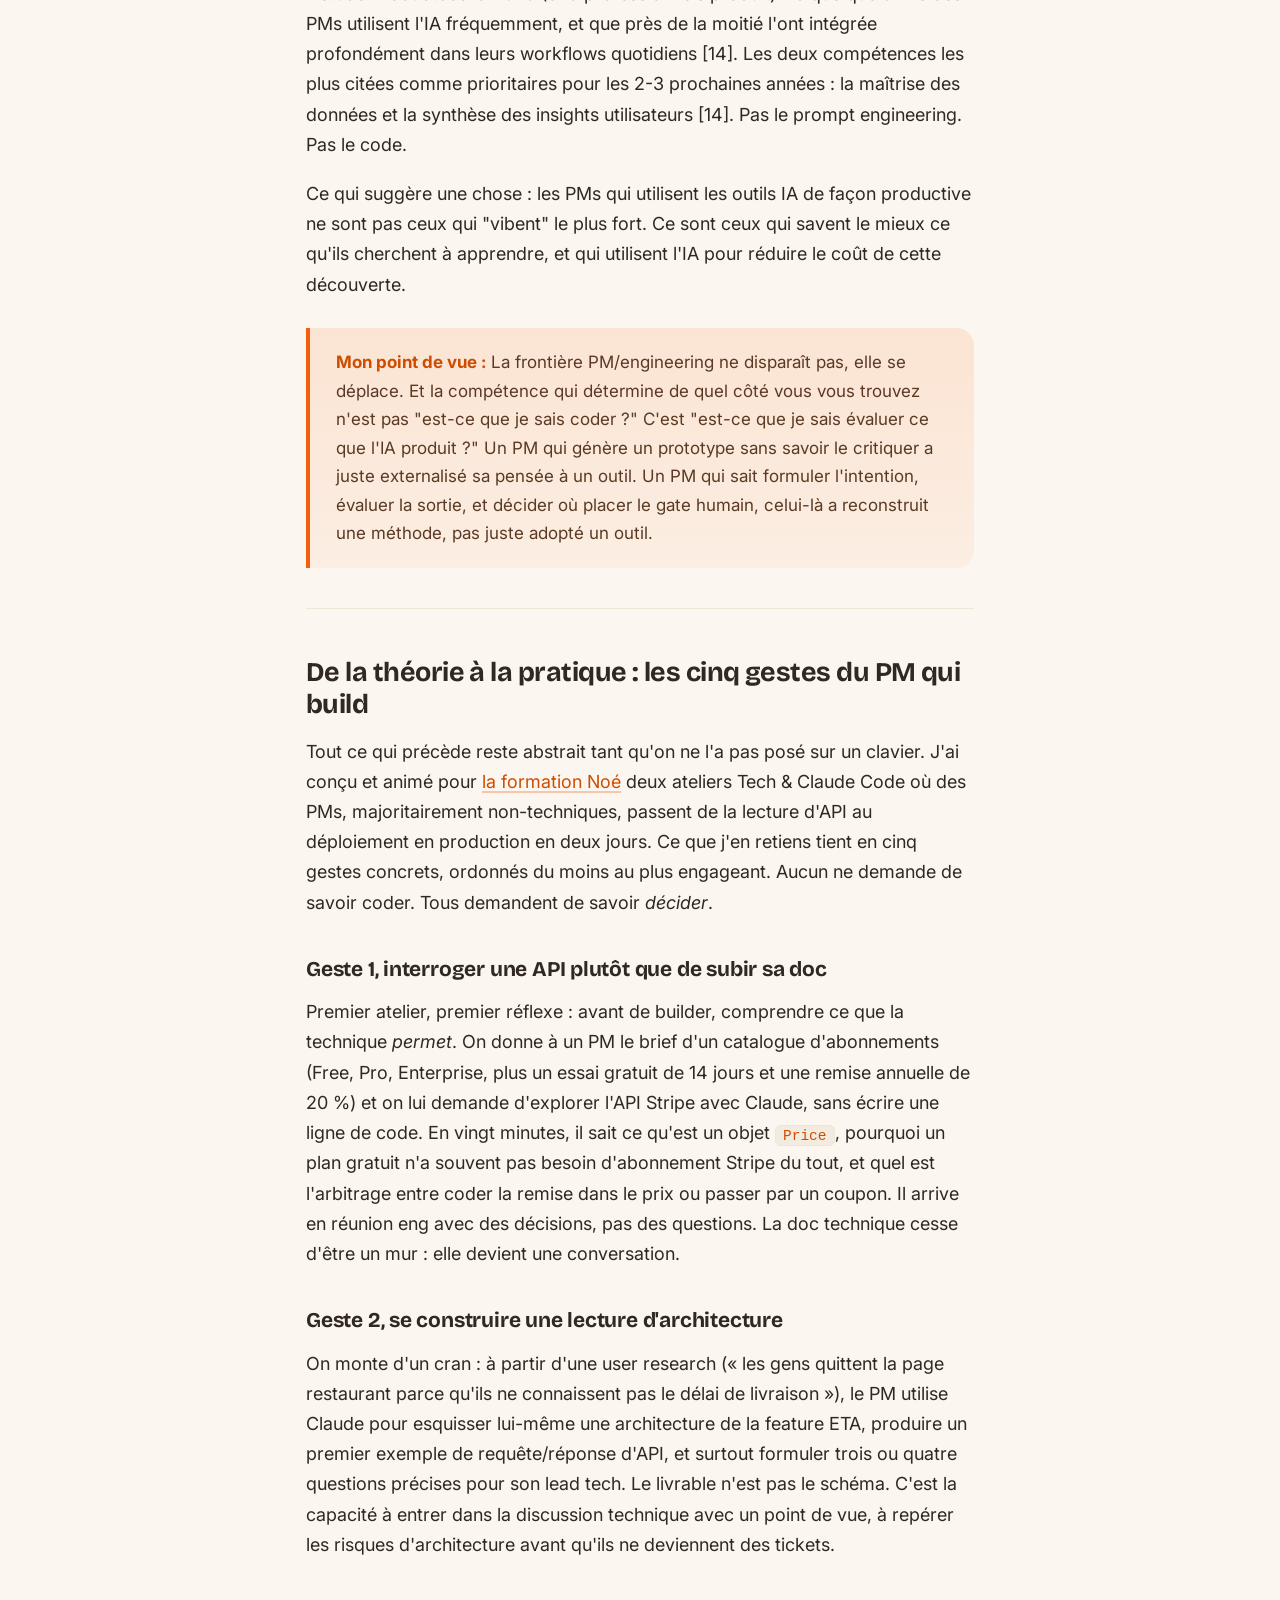
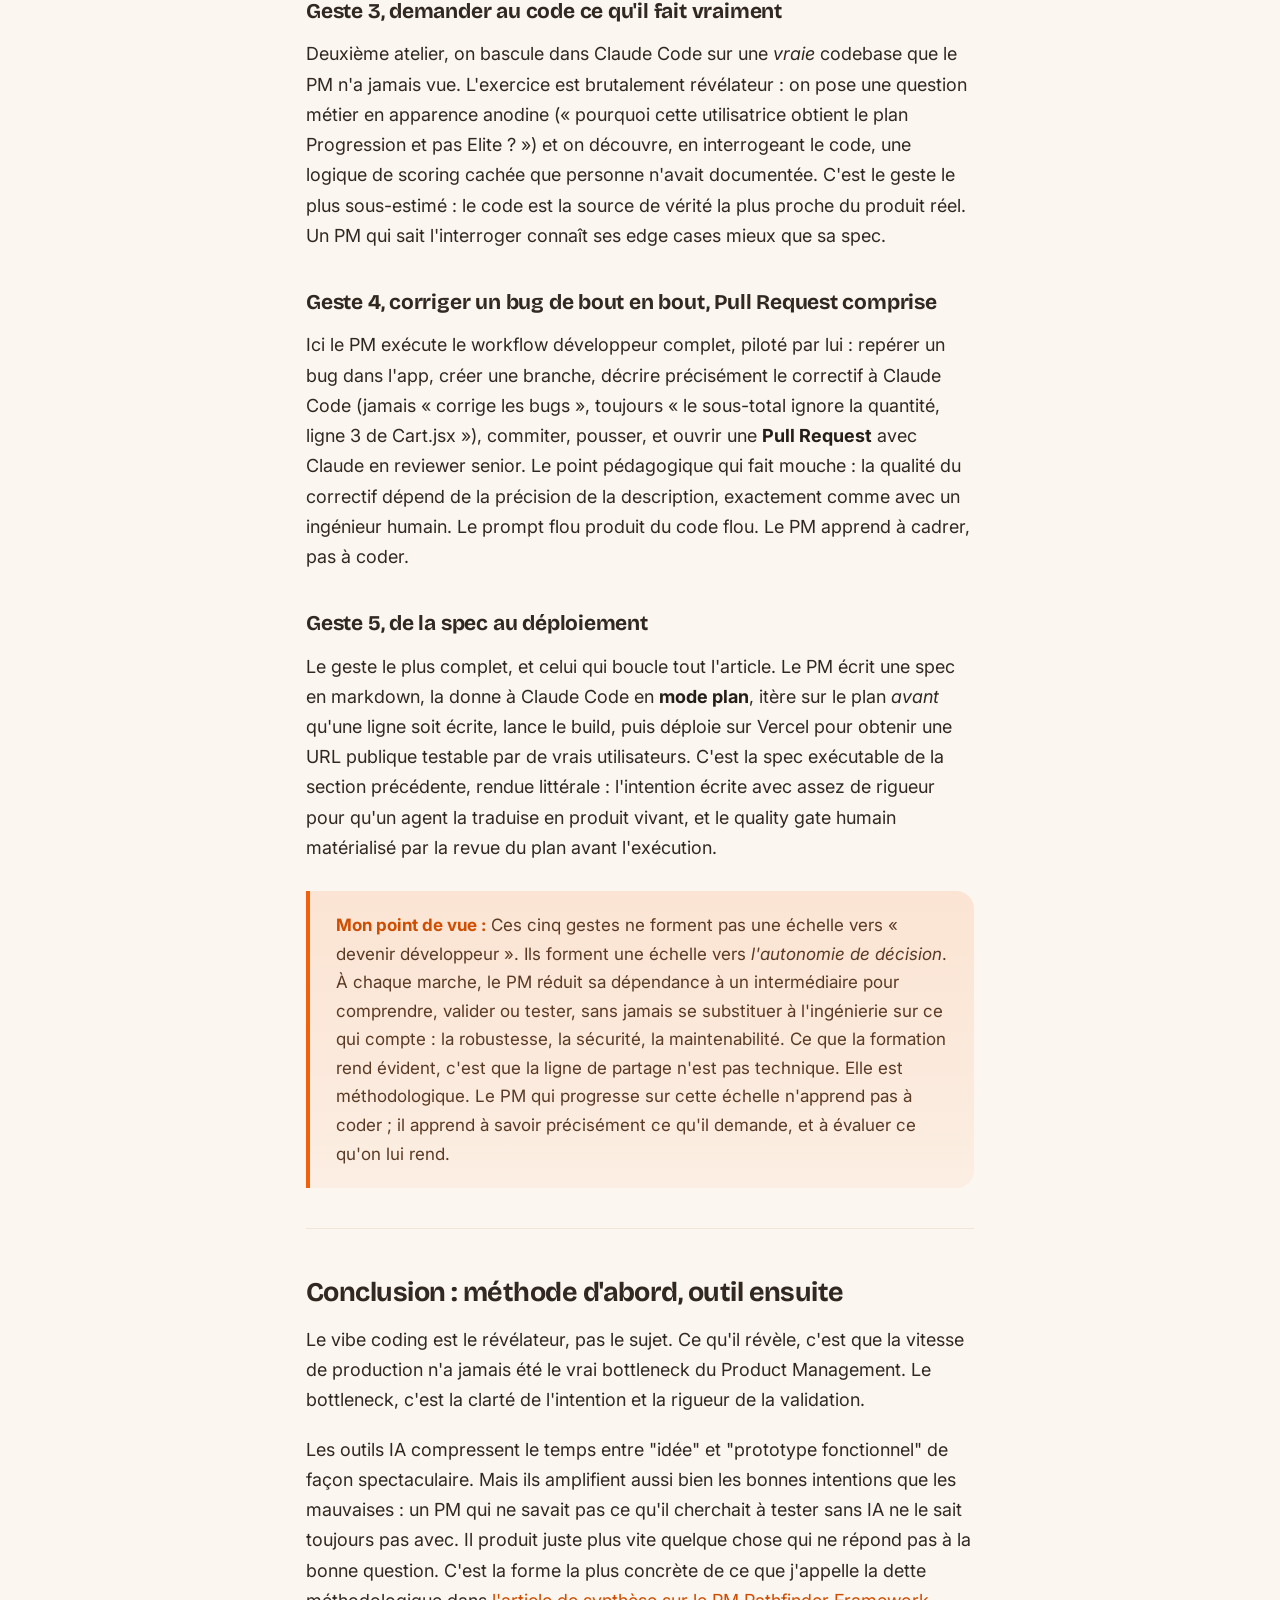
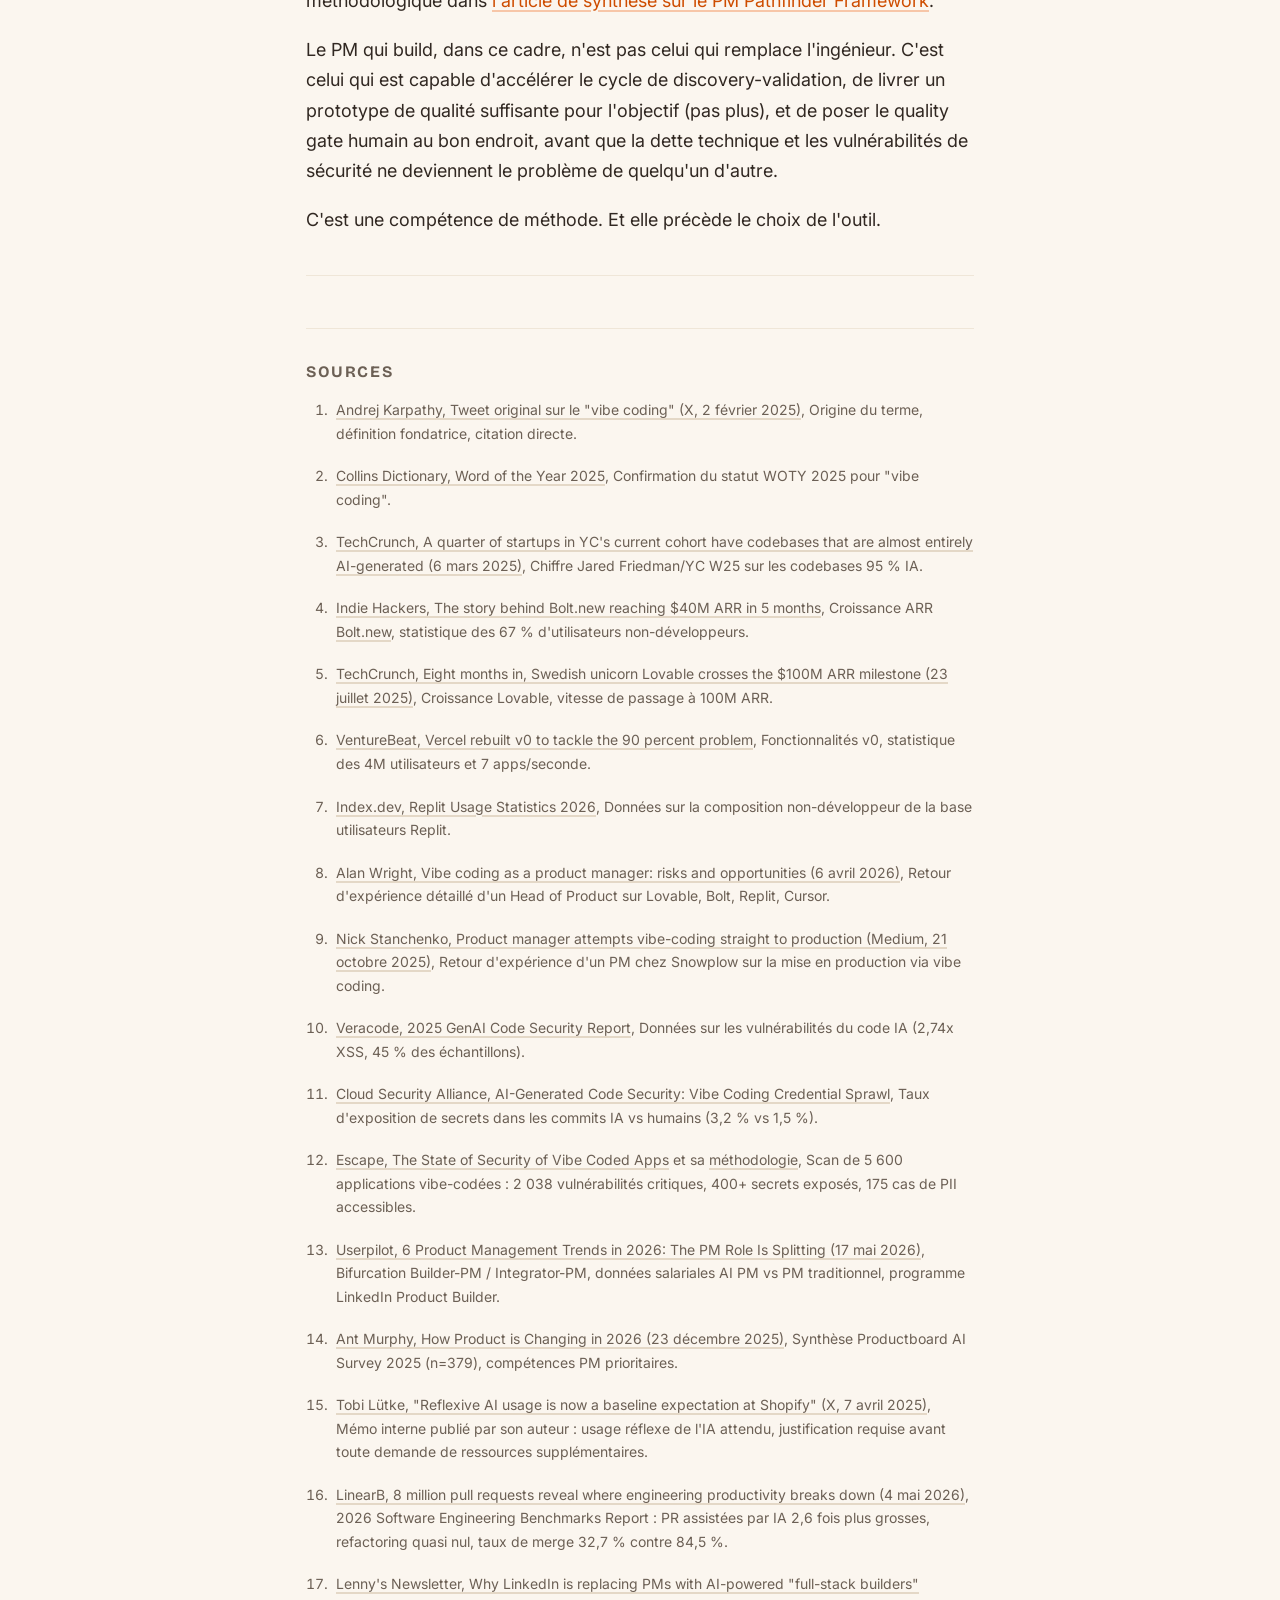
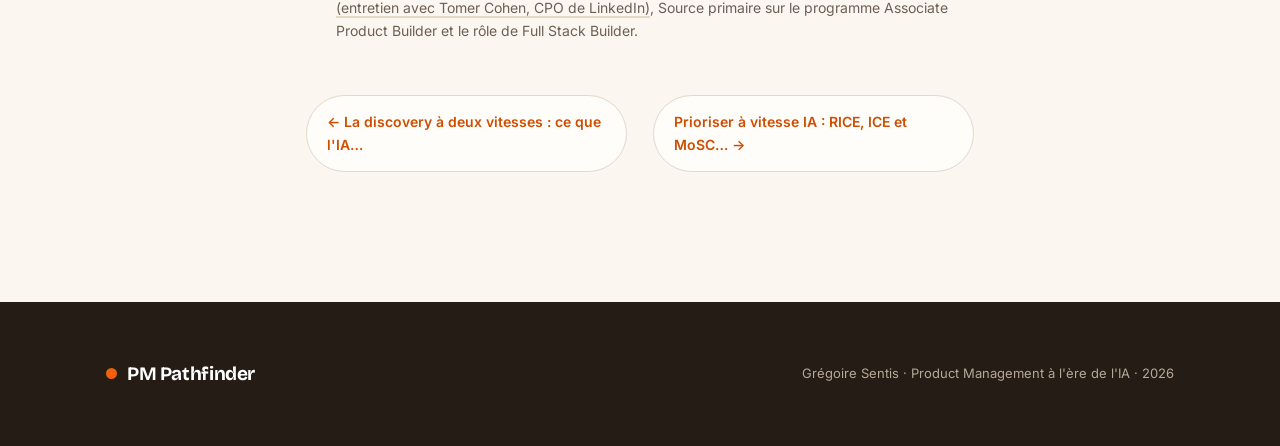
<file: articles/04-delivery.html>
<!doctype html><html lang="fr"><head>
<meta charset="utf-8"><meta name="viewport" content="width=device-width,initial-scale=1">
<title>Le PM qui build : prototypage IA, vibe coding et specs exécutables, PM Pathfinder</title>
<meta name="description" content="Le vibe coding est moins une blague de développeur qu&#x27;un signal : la frontière PM/engineering se déplace. Mais produire un prototype fonctionnel en 35 minutes ne change pas grand-chose si on ne sait pas où placer le quality gate humain. Tour d&#x27;horizon outillé, sourcé, et posé.">
<link rel="preconnect" href="https://fonts.googleapis.com">
<link href="https://fonts.googleapis.com/css2?family=Bricolage+Grotesque:opsz,wght@12..96,400..800&family=Inter:wght@400;500;600;700&display=swap" rel="stylesheet">
<link rel="stylesheet" href="../styles.css">
<script defer src="/analytics.js"></script>
<link rel="canonical" href="https://www.gregoiresentis.com/articles/04-delivery.html">
<meta property="og:type" content="article">
<meta property="og:site_name" content="PM Pathfinder">
<meta property="og:locale" content="fr_FR">
<meta property="og:title" content="Le PM qui build : prototypage IA, vibe coding et specs exécutables, PM Pathfinder">
<meta property="og:description" content="Le vibe coding est moins une blague de développeur qu'un signal : la frontière PM/engineering se déplace. Mais produire un prototype fonctionnel en 35 minutes ne change pas grand-chose si on ne sait pas où placer le quality gate humain. Tour d'horizon outillé, sourcé, et posé.">
<meta property="og:url" content="https://www.gregoiresentis.com/articles/04-delivery.html">
<meta name="twitter:card" content="summary">
<meta name="twitter:title" content="Le PM qui build : prototypage IA, vibe coding et specs exécutables, PM Pathfinder">
<meta name="twitter:description" content="Le vibe coding est moins une blague de développeur qu'un signal : la frontière PM/engineering se déplace. Mais produire un prototype fonctionnel en 35 minutes ne change pas grand-chose si on ne sait pas où placer le quality gate humain. Tour d'horizon outillé, sourcé, et posé.">
<script type="application/ld+json">{"@context":"https://schema.org","@type":"BlogPosting","headline":"Le PM qui build : prototypage IA, vibe coding et specs exécutables","description":"Le vibe coding est moins une blague de développeur qu'un signal : la frontière PM/engineering se déplace. Mais produire un prototype fonctionnel en 35 minutes ne change pas grand-chose si on ne sait pas où placer le quality gate humain. Tour d'horizon outillé, sourcé, et posé.","inLanguage":"fr","mainEntityOfPage":{"@type":"WebPage","@id":"https://www.gregoiresentis.com/articles/04-delivery.html"},"url":"https://www.gregoiresentis.com/articles/04-delivery.html","author":{"@type":"Person","name":"Grégoire Sentis","url":"https://www.linkedin.com/in/gregoire-sentis/"},"publisher":{"@type":"Person","name":"Grégoire Sentis"}}</script>
</head><body>
<nav class="nav"><div class="wrap">
<a class="brand" href="../index.html"><span class="dot"></span> PM Pathfinder</a>
<div class="nav-links">
<a href="../index.html#articles">Articles</a>
<a href="../index.html#framework">Le Framework</a>
<a href="../articles/10-framework.html">Méthode</a>
<a class="nav-cta" href="../index.html#contact">Travailler ensemble</a>
</div></div></nav>

<article class="article"><div class="wrap">
<a class="crumb" href="../index.html#articles">← Tous les articles</a>
<div class="ahead">
<span class="badge">Méthode avant Outil + Architecture Humain-IA</span>
<h1>Le PM qui build : prototypage IA, vibe coding et specs exécutables</h1>
<div class="amenu"><span>Article 04/10</span><span>·</span><span>~11 min</span><span>·</span><span>Grégoire Sentis</span></div>
</div>
<div class="prose"><h2 id="le-terme-qui-a-tout-change">Le terme qui a tout changé</h2>
<p>Le 2 février 2025, Andrej Karpathy, co-fondateur d'OpenAI, ex-directeur de l'IA chez Tesla, poste sur X ce qui ressemble à une blague de vendredi soir :</p>
<blockquote>
<p>"There's a new kind of coding I call 'vibe coding', where you fully give in to the vibes, embrace exponentials, and forget that the code even exists. […] I ask for the dumbest things like 'decrease the padding on the sidebar by half' because I'm too lazy to find it. I 'Accept All' always, I don't read the diffs anymore. […] It's not too bad for throwaway weekend projects." [1]</p>
</blockquote>
<p>Karpathy lui-même qualifiera ce tweet plus tard de "shower of thoughts throwaway" [1]. Neuf mois après, Collins Dictionary le nomme Mot de l'Année 2025 [2]. Le terme a traversé le cycle entier, de la provocation à l'institution, en moins d'un an.</p>
<p>Ce qui m'intéresse ici, ce n'est pas le terme. C'est ce qu'il révèle sur le rôle de Product Manager.</p>
<hr />
<h2 id="la-frontiere-qui-bouge">La frontière qui bouge</h2>
<p>Commençons par un chiffre à regarder de près : selon Jared Friedman, managing partner chez Y Combinator, environ 25 % des startups de la promotion Winter 2025 avaient des codebases composées à 95 % de code généré par IA [3]. Ce n'est pas une anecdote : c'est une donnée de marché.</p>
<p>En parallèle, <a href="http://Bolt.new">Bolt.new</a>, l'un des outils de prototypage phares, a atteint 4 millions de dollars d'ARR en trente jours après son lancement en octobre 2024, puis 40 millions d'ARR en cinq mois [4]. Lovable (anciennement GPT Engineer) a dépassé les 100 millions d'ARR en huit mois, ce qui en ferait la croissance la plus rapide jamais enregistrée pour une entreprise de logiciel [5]. v0 de Vercel aurait atteint 4 millions d'utilisateurs uniques et génère sept applications par seconde [6].</p>
<p>Ces chiffres décrivent un marché, pas des gadgets. Et 67 % des utilisateurs de <a href="http://Bolt.new">Bolt.new</a> ne sont pas des développeurs [4]. 75 % des utilisateurs de Replit déclarent ne jamais écrire de code : ils décrivent ce qu'ils veulent, l'IA construit [7].</p>
<p>Le mouvement est aussi organisationnel. En avril 2025, Tobi Lütke, CEO de Shopify, écrit à ses équipes que "l'usage réflexe de l'IA est désormais une attente de base", et qu'avant de demander des ressources supplémentaires, une équipe doit d'abord montrer pourquoi elle ne peut pas obtenir le résultat avec l'IA [15]. On peut discuter le ton du mémo ; le signal, lui, est clair : explorer vite une idée n'est plus une option réservée aux profils techniques.</p>
<p>La frontière entre "définir" et "construire" est en train de se déplacer. Et le PM est exactement assis sur cette frontière.</p>
<p>La question n'est donc pas "est-ce que le PM doit coder ?" mais plutôt : jusqu'où peut-on aller en mode prompt-as-spec avant que le code produit devienne un passif plutôt qu'un actif ? La réponse détermine où se situe le quality gate humain. Et c'est une décision de méthode, pas de tooling.</p>
<hr />
<h2 id="ce-que-les-outils-permettent-reellement">Ce que les outils permettent réellement</h2>
<p>Le paysage se structure autour de deux catégories.</p>
<p><strong>Les générateurs full-stack conversationnels</strong>, Lovable, <a href="http://Bolt.new">Bolt.new</a>, Replit Agent, partent d'une description en langage naturel et produisent une application déployée, front et back, sans sortir du navigateur. Lovable se positionne explicitement comme un "co-fondateur IA" pour les fondateurs non-techniques [5]. Replit indique que 58 % de ses business builders ne sont pas ingénieurs, dont 7 % de Product Managers [7].</p>
<p><strong>Les éditeurs IA pour profils semi-techniques</strong>, v0 (Vercel), Cursor, s'adressent à quelqu'un qui sait ce qu'est un composant React ou qui est à l'aise avec une pull request. v0 génère des composants UI à partir de prompts en langage naturel et les connecte désormais directement à des repos GitHub existants [6]. Cursor reste d'abord un outil de développeur, même si les PMs techniques l'utilisent.</p>
<p>Pour un PM, la distinction est importante. Les générateurs conversationnels abaissent radicalement la barrière d'entrée pour produire un prototype cliquable ou un POC fonctionnel. Les éditeurs IA amplifient la productivité mais supposent un niveau de confort technique préexistant.</p>
<h3 id="ce-que-ca-change-concretement-dans-le-quotidien-pm">Ce que ça change concrètement dans le quotidien PM</h3>
<p>Alan Wright, Head of Product chez Climate Policy Radar (<a href="http://ex-GOV.UK">ex-GOV.UK</a>, BBC), documente ses expériences sur plusieurs mois avec Lovable, Bolt, Replit et Cursor [8] :</p>
<ul>
<li>Construction d'un "climate policy counter", outil de visualisation de données interactif résolvant un problème utilisateur connu, sans impliquer d'ingénieur.</li>
<li>Merge de quatre fichiers JSON de 2 000 lignes avec déduplication, en quelques minutes.</li>
<li>Croisement d'analytics produit avec des métadonnées documents pour identifier les types de contenus les plus visités, validation d'hypothèses avant d'investir du temps engineering.</li>
</ul>
<p>Sa conclusion opérationnelle : "Being able to do these little things myself makes me so much faster." [8] Mais il est délibérément conservateur sur les features user-facing : il a plus de bons retours sur les outils internes que sur les capacités exposées aux utilisateurs finaux.</p>
<p>Nick Stanchenko, PM chez Snowplow (avec un background d'ingénieur), a poussé en production une réécriture complète de l'UI d'un outil utilitaire interne via des prompts générés entre deux réunions [9]. Il documente aussi les limites : les détails fins d'UI (alignement de bordures, correspondance de tailles de police) coincent l'IA, qui produit des "solutions absurdes" et peut "gaslighter" sur la question de savoir si deux éléments sont identiques. Sa conclusion : l'IA vaut pour la recherche, les prototypes, et les correctifs UX mineurs, mais vibe-coder une feature complète distrait le PM de son travail central.</p>
<p>Ces deux retours convergent vers le même pattern : l'IA est excellente pour réduire le coût de validation d'une hypothèse (prototype, POC, croisement de données). Elle est risquée quand elle devient le chemin vers la production, surtout sur des surfaces exposées aux utilisateurs. Le PM qui build a intérêt à distinguer ces deux cas avant de commencer, pas après.</p>
<hr />
<h2 id="les-specs-qui-deviennent-executables">Les specs qui deviennent exécutables</h2>
<p>L'un des glissements les plus silencieux de cette période : le prompt est en train de devenir une spec.</p>
<p>Dans le flow "vibe coding", la spécification fonctionnelle n'est plus un document de 15 pages dans Confluence. C'est la séquence de prompts qui a produit le prototype. C'est ce que les chercheurs commencent à appeler des "specs exécutables" : des descriptions en langage naturel suffisamment précises pour qu'un agent les traduise directement en code fonctionnel.</p>
<p>Le PM qui sait formuler un prompt précis, qui peut itérer dessus, qui comprend ce que la sortie doit démontrer (et ce qu'elle ne démontre pas), ce PM a un avantage réel. Pas parce qu'il code, mais parce qu'il contrôle le cycle de définition-validation sans dépendre d'un tiers à chaque itération.</p>
<p>La compétence clé ici n'est pas technique au sens traditionnel. C'est la clarté de l'intention + la rigueur de l'évaluation de la sortie. Ce qui est, au fond, exactement ce qu'on attend d'un bon PM.</p>
<hr />
<h2 id="ou-le-quality-gate-devient-non-negociable">Où le quality gate devient non-négociable</h2>
<p>C'est là que l'enthousiasme mérite d'être tempéré par les données.</p>
<p>Le rapport Veracode 2025 sur la sécurité du code GenAI, testé sur plus de 100 LLMs dans 4 langages, indique que le code IA est 2,74 fois plus susceptible d'introduire des vulnérabilités de type XSS (cross-site scripting) que le code humain, et que des failles sont présentes dans 45 % des échantillons testés [10]. La Cloud Security Alliance note que les commits assistés par IA exposent des secrets (clés API, credentials) à plus du double du taux des commits humains : 3,2 % contre 1,5 % [11].</p>
<p>Escape, un éditeur de sécurité applicative, a scanné 5 600 applications "vibe-codées" et y a relevé 2 038 vulnérabilités critiques, plus de 400 secrets exposés et 175 cas de données personnelles accessibles, dont des données bancaires [12]. Ces chiffres ne parlent pas de code expérimental en sandbox : ils parlent d'applications déployées.</p>
<p>Sur la dette technique, les données solides manquent encore. On trouve des estimations d'agences sur des rebuilds massifs d'applications vibe-codées, mais rien que j'aie pu retracer jusqu'à une source primaire, et je préfère ne pas les reprendre. Ce que l'on sait mesurer, c'est l'effet du code généré sur le refactoring et la revue : LinearB, sur 8,1 millions de pull requests analysées en 2026, observe des PR assistées par IA 2,6 fois plus grosses, presque sans refactoring, et fusionnées moitié moins souvent que les PR manuelles [16].</p>
<p>La racine du problème est structurelle, pas accidentelle : Karpathy lui-même l'écrit dans son tweet fondateur, "The code grows beyond my usual comprehension" [1]. Le vibe coding produit du code qui fonctionne, mais que le PM (ou parfois même l'ingénieur) ne comprend pas réellement. Quand ça casse en production, personne n'a la connaissance pour déboguer vite.</p>
<blockquote>
<p><strong>Mon point de vue :</strong> Le quality gate humain n'est pas une option de prudence rétroactive. C'est une décision d'architecture qui se prend avant de commencer à builder. La question n'est pas "est-ce que ce prototype fonctionne ?" mais "est-ce que je suis en capacité d'assumer ce qui est dans cette boîte noire ?" Pour un POC interne non critique : la réponse peut être oui sans grande revue. Pour une feature user-facing ou une surface qui touche des données sensibles : la réponse est presque toujours non, sans revue de code dédiée.</p>
</blockquote>
<hr />
<h2 id="limpact-reel-sur-le-role-pm">L'impact réel sur le rôle PM</h2>
<p>Les données de marché pointent vers une bifurcation. Le rôle PM est en train de se diviser en deux archétypes distincts [13] :</p>
<p><strong>Le Builder-PM</strong> : à l'aise avec les outils IA, capable de produire des prototypes, de valider des hypothèses sans dépendre du cycle engineering, de comprendre suffisamment l'output technique pour évaluer ce qu'il délègue.</p>
<p><strong>L'Integrator-PM</strong> : focalisé sur l'alignement stratégique, la gestion de la complexité organisationnelle, la synthèse des insights utilisateurs à grande échelle. Compétences relationnelles et système-level thinking au premier plan.</p>
<p>Le généraliste intermédiaire, le PM "classique" sans différenciation technique ni positionnement stratégique fort, est le profil le plus exposé. La polarisation du marché et ses données salariales sont détaillées dans <a href="06-competences.html">l'article sur les compétences</a>.</p>
<p>LinkedIn a remplacé son programme APM (Associate Product Manager) par un programme Associate Product Builder, dont les diplômés deviennent des "Full Stack Builders" formés simultanément en product, design et engineering [13] [17]. Ce n'est pas un signal anodin venant de l'une des plus grandes plateformes mondiales de carrières.</p>
<p>L'étude Productboard 2025 (379 professionnels produit) indique que 94 % des PMs utilisent l'IA fréquemment, et que près de la moitié l'ont intégrée profondément dans leurs workflows quotidiens [14]. Les deux compétences les plus citées comme prioritaires pour les 2-3 prochaines années : la maîtrise des données et la synthèse des insights utilisateurs [14]. Pas le prompt engineering. Pas le code.</p>
<p>Ce qui suggère une chose : les PMs qui utilisent les outils IA de façon productive ne sont pas ceux qui "vibent" le plus fort. Ce sont ceux qui savent le mieux ce qu'ils cherchent à apprendre, et qui utilisent l'IA pour réduire le coût de cette découverte.</p>
<blockquote>
<p><strong>Mon point de vue :</strong> La frontière PM/engineering ne disparaît pas, elle se déplace. Et la compétence qui détermine de quel côté vous vous trouvez n'est pas "est-ce que je sais coder ?" C'est "est-ce que je sais évaluer ce que l'IA produit ?" Un PM qui génère un prototype sans savoir le critiquer a juste externalisé sa pensée à un outil. Un PM qui sait formuler l'intention, évaluer la sortie, et décider où placer le gate humain, celui-là a reconstruit une méthode, pas juste adopté un outil.</p>
</blockquote>
<hr />
<h2 id="de-la-theorie-a-la-pratique-les-cinq-gestes-du-pm-qui-build">De la théorie à la pratique : les cinq gestes du PM qui build</h2>
<p>Tout ce qui précède reste abstrait tant qu'on ne l'a pas posé sur un clavier. J'ai conçu et animé pour <a href="https://www.gregoiresentis.com">la formation Noé</a> deux ateliers Tech &amp; Claude Code où des PMs, majoritairement non-techniques, passent de la lecture d'API au déploiement en production en deux jours. Ce que j'en retiens tient en cinq gestes concrets, ordonnés du moins au plus engageant. Aucun ne demande de savoir coder. Tous demandent de savoir <em>décider</em>.</p>
<h3 id="geste-1-interroger-une-api-plutot-que-de-subir-sa-doc">Geste 1, interroger une API plutôt que de subir sa doc</h3>
<p>Premier atelier, premier réflexe : avant de builder, comprendre ce que la technique <em>permet</em>. On donne à un PM le brief d'un catalogue d'abonnements (Free, Pro, Enterprise, plus un essai gratuit de 14 jours et une remise annuelle de 20 %) et on lui demande d'explorer l'API Stripe avec Claude, sans écrire une ligne de code. En vingt minutes, il sait ce qu'est un objet <code>Price</code>, pourquoi un plan gratuit n'a souvent pas besoin d'abonnement Stripe du tout, et quel est l'arbitrage entre coder la remise dans le prix ou passer par un coupon. Il arrive en réunion eng avec des décisions, pas des questions. La doc technique cesse d'être un mur : elle devient une conversation.</p>
<h3 id="geste-2-se-construire-une-lecture-darchitecture">Geste 2, se construire une lecture d'architecture</h3>
<p>On monte d'un cran : à partir d'une user research (« les gens quittent la page restaurant parce qu'ils ne connaissent pas le délai de livraison »), le PM utilise Claude pour esquisser lui-même une architecture de la feature ETA, produire un premier exemple de requête/réponse d'API, et surtout formuler trois ou quatre questions précises pour son lead tech. Le livrable n'est pas le schéma. C'est la capacité à entrer dans la discussion technique avec un point de vue, à repérer les risques d'architecture avant qu'ils ne deviennent des tickets.</p>
<h3 id="geste-3-demander-au-code-ce-quil-fait-vraiment">Geste 3, demander au code ce qu'il fait vraiment</h3>
<p>Deuxième atelier, on bascule dans Claude Code sur une <em>vraie</em> codebase que le PM n'a jamais vue. L'exercice est brutalement révélateur : on pose une question métier en apparence anodine (« pourquoi cette utilisatrice obtient le plan Progression et pas Elite ? ») et on découvre, en interrogeant le code, une logique de scoring cachée que personne n'avait documentée. C'est le geste le plus sous-estimé : le code est la source de vérité la plus proche du produit réel. Un PM qui sait l'interroger connaît ses edge cases mieux que sa spec.</p>
<h3 id="geste-4-corriger-un-bug-de-bout-en-bout-pull-request-comprise">Geste 4, corriger un bug de bout en bout, Pull Request comprise</h3>
<p>Ici le PM exécute le workflow développeur complet, piloté par lui : repérer un bug dans l'app, créer une branche, décrire précisément le correctif à Claude Code (jamais « corrige les bugs », toujours « le sous-total ignore la quantité, ligne 3 de Cart.jsx »), commiter, pousser, et ouvrir une <strong>Pull Request</strong> avec Claude en reviewer senior. Le point pédagogique qui fait mouche : la qualité du correctif dépend de la précision de la description, exactement comme avec un ingénieur humain. Le prompt flou produit du code flou. Le PM apprend à cadrer, pas à coder.</p>
<h3 id="geste-5-de-la-spec-au-deploiement">Geste 5, de la spec au déploiement</h3>
<p>Le geste le plus complet, et celui qui boucle tout l'article. Le PM écrit une spec en markdown, la donne à Claude Code en <strong>mode plan</strong>, itère sur le plan <em>avant</em> qu'une ligne soit écrite, lance le build, puis déploie sur Vercel pour obtenir une URL publique testable par de vrais utilisateurs. C'est la spec exécutable de la section précédente, rendue littérale : l'intention écrite avec assez de rigueur pour qu'un agent la traduise en produit vivant, et le quality gate humain matérialisé par la revue du plan avant l'exécution.</p>
<blockquote>
<p><strong>Mon point de vue :</strong> Ces cinq gestes ne forment pas une échelle vers « devenir développeur ». Ils forment une échelle vers <em>l'autonomie de décision</em>. À chaque marche, le PM réduit sa dépendance à un intermédiaire pour comprendre, valider ou tester, sans jamais se substituer à l'ingénierie sur ce qui compte : la robustesse, la sécurité, la maintenabilité. Ce que la formation rend évident, c'est que la ligne de partage n'est pas technique. Elle est méthodologique. Le PM qui progresse sur cette échelle n'apprend pas à coder ; il apprend à savoir précisément ce qu'il demande, et à évaluer ce qu'on lui rend.</p>
</blockquote>
<hr />
<h2 id="conclusion-methode-dabord-outil-ensuite">Conclusion : méthode d'abord, outil ensuite</h2>
<p>Le vibe coding est le révélateur, pas le sujet. Ce qu'il révèle, c'est que la vitesse de production n'a jamais été le vrai bottleneck du Product Management. Le bottleneck, c'est la clarté de l'intention et la rigueur de la validation.</p>
<p>Les outils IA compressent le temps entre "idée" et "prototype fonctionnel" de façon spectaculaire. Mais ils amplifient aussi bien les bonnes intentions que les mauvaises : un PM qui ne savait pas ce qu'il cherchait à tester sans IA ne le sait toujours pas avec. Il produit juste plus vite quelque chose qui ne répond pas à la bonne question. C'est la forme la plus concrète de ce que j'appelle la dette méthodologique dans <a href="10-framework.html">l'article de synthèse sur le PM Pathfinder Framework</a>.</p>
<p>Le PM qui build, dans ce cadre, n'est pas celui qui remplace l'ingénieur. C'est celui qui est capable d'accélérer le cycle de discovery-validation, de livrer un prototype de qualité suffisante pour l'objectif (pas plus), et de poser le quality gate humain au bon endroit, avant que la dette technique et les vulnérabilités de sécurité ne deviennent le problème de quelqu'un d'autre.</p>
<p>C'est une compétence de méthode. Et elle précède le choix de l'outil.</p>
<hr />
<h2 id="sources">Sources</h2>
<ol>
<li>
<p><a href="https://x.com/karpathy/status/1886192184808149383">Andrej Karpathy, Tweet original sur le "vibe coding" (X, 2 février 2025)</a>, Origine du terme, définition fondatrice, citation directe.</p>
</li>
<li>
<p><a href="https://blog.collinsdictionary.com/language-lovers/collins-word-of-the-year-2025-ai-meets-authenticity-as-society-shifts/">Collins Dictionary, Word of the Year 2025</a>, Confirmation du statut WOTY 2025 pour "vibe coding".</p>
</li>
<li>
<p><a href="https://techcrunch.com/2025/03/06/a-quarter-of-startups-in-ycs-current-cohort-have-codebases-that-are-almost-entirely-ai-generated/">TechCrunch, A quarter of startups in YC's current cohort have codebases that are almost entirely AI-generated (6 mars 2025)</a>, Chiffre Jared Friedman/YC W25 sur les codebases 95 % IA.</p>
</li>
<li>
<p><a href="https://www.indiehackers.com/post/the-story-behind-bolt-new-reaching-40m-arr-in-5-months-9cfdf04e70">Indie Hackers, The story behind Bolt.new reaching $40M ARR in 5 months</a>, Croissance ARR <a href="http://Bolt.new">Bolt.new</a>, statistique des 67 % d'utilisateurs non-développeurs.</p>
</li>
<li>
<p><a href="https://techcrunch.com/2025/07/23/eight-months-in-swedish-unicorn-lovable-crosses-the-100m-arr-milestone/">TechCrunch, Eight months in, Swedish unicorn Lovable crosses the $100M ARR milestone (23 juillet 2025)</a>, Croissance Lovable, vitesse de passage à 100M ARR.</p>
</li>
<li>
<p><a href="https://venturebeat.com/infrastructure/vercel-rebuilt-v0-to-tackle-the-90-problem-connecting-ai-generated-code-to">VentureBeat, Vercel rebuilt v0 to tackle the 90 percent problem</a>, Fonctionnalités v0, statistique des 4M utilisateurs et 7 apps/seconde.</p>
</li>
<li>
<p><a href="https://www.index.dev/blog/replit-usage-statistics">Index.dev, Replit Usage Statistics 2026</a>, Données sur la composition non-développeur de la base utilisateurs Replit.</p>
</li>
<li>
<p><a href="https://alaniswright.com/blog/vibe-coding-as-a-product-manager-risks-and-opportunities/">Alan Wright, Vibe coding as a product manager: risks and opportunities (6 avril 2026)</a>, Retour d'expérience détaillé d'un Head of Product sur Lovable, Bolt, Replit, Cursor.</p>
</li>
<li>
<p><a href="https://medium.com/@nick.stanch/product-manager-attempts-vibe-coding-straight-to-production-bd84e0881a54">Nick Stanchenko, Product manager attempts vibe-coding straight to production (Medium, 21 octobre 2025)</a>, Retour d'expérience d'un PM chez Snowplow sur la mise en production via vibe coding.</p>
</li>
<li>
<p><a href="https://www.veracode.com/resources/analyst-reports/2025-genai-code-security-report/">Veracode, 2025 GenAI Code Security Report</a>, Données sur les vulnérabilités du code IA (2,74x XSS, 45 % des échantillons).</p>
</li>
<li>
<p><a href="https://labs.cloudsecurityalliance.org/research/csa-research-note-ai-generated-code-security-vibe-coding-202/">Cloud Security Alliance, AI-Generated Code Security: Vibe Coding Credential Sprawl</a>, Taux d'exposition de secrets dans les commits IA vs humains (3,2 % vs 1,5 %).</p>
</li>
<li>
<p><a href="https://escape.tech/state-of-security-of-vibe-coded-apps">Escape, The State of Security of Vibe Coded Apps</a> et sa <a href="https://escape.tech/blog/methodology-how-we-discovered-vulnerabilities-apps-built-with-vibe-coding/">méthodologie</a>, Scan de 5 600 applications vibe-codées : 2 038 vulnérabilités critiques, 400+ secrets exposés, 175 cas de PII accessibles.</p>
</li>
<li>
<p><a href="https://userpilot.com/blog/product-management-trends/">Userpilot, 6 Product Management Trends in 2026: The PM Role Is Splitting (17 mai 2026)</a>, Bifurcation Builder-PM / Integrator-PM, données salariales AI PM vs PM traditionnel, programme LinkedIn Product Builder.</p>
</li>
<li>
<p><a href="https://antmurphy.medium.com/how-product-is-changing-in-2026-78a08f150aca">Ant Murphy, How Product is Changing in 2026 (23 décembre 2025)</a>, Synthèse Productboard AI Survey 2025 (n=379), compétences PM prioritaires.</p>
</li>
<li>
<p><a href="https://x.com/tobi/status/1909251946235437514">Tobi Lütke, "Reflexive AI usage is now a baseline expectation at Shopify" (X, 7 avril 2025)</a>, Mémo interne publié par son auteur : usage réflexe de l'IA attendu, justification requise avant toute demande de ressources supplémentaires.</p>
</li>
<li>
<p><a href="https://linearb.io/blog/8-million-prs-engineering-productivity">LinearB, 8 million pull requests reveal where engineering productivity breaks down (4 mai 2026)</a>, 2026 Software Engineering Benchmarks Report : PR assistées par IA 2,6 fois plus grosses, refactoring quasi nul, taux de merge 32,7 % contre 84,5 %.</p>
</li>
<li>
<p><a href="https://www.lennysnewsletter.com/p/why-linkedin-is-replacing-pms">Lenny's Newsletter, Why LinkedIn is replacing PMs with AI-powered "full-stack builders" (entretien avec Tomer Cohen, CPO de LinkedIn)</a>, Source primaire sur le programme Associate Product Builder et le rôle de Full Stack Builder.</p>
</li>
</ol></div>
</div>
<nav class="anav"><a href="03-discovery.html">← La discovery à deux vitesses : ce que l&#x27;IA…</a><a href="05-priorisation.html">Prioriser à vitesse IA : RICE, ICE et MoSC… →</a></nav>
</article>
<footer class="foot"><div class="wrap">
<div><a class="brand" href="../index.html" style="display:flex;gap:10px;align-items:center"><span class="dot" style="width:11px;height:11px;border-radius:9999px;background:var(--accent)"></span> PM Pathfinder</a></div>
<div class="small">Grégoire Sentis · Product Management à l'ère de l'IA · 2026</div>
</div></footer>
</body></html>
</file>
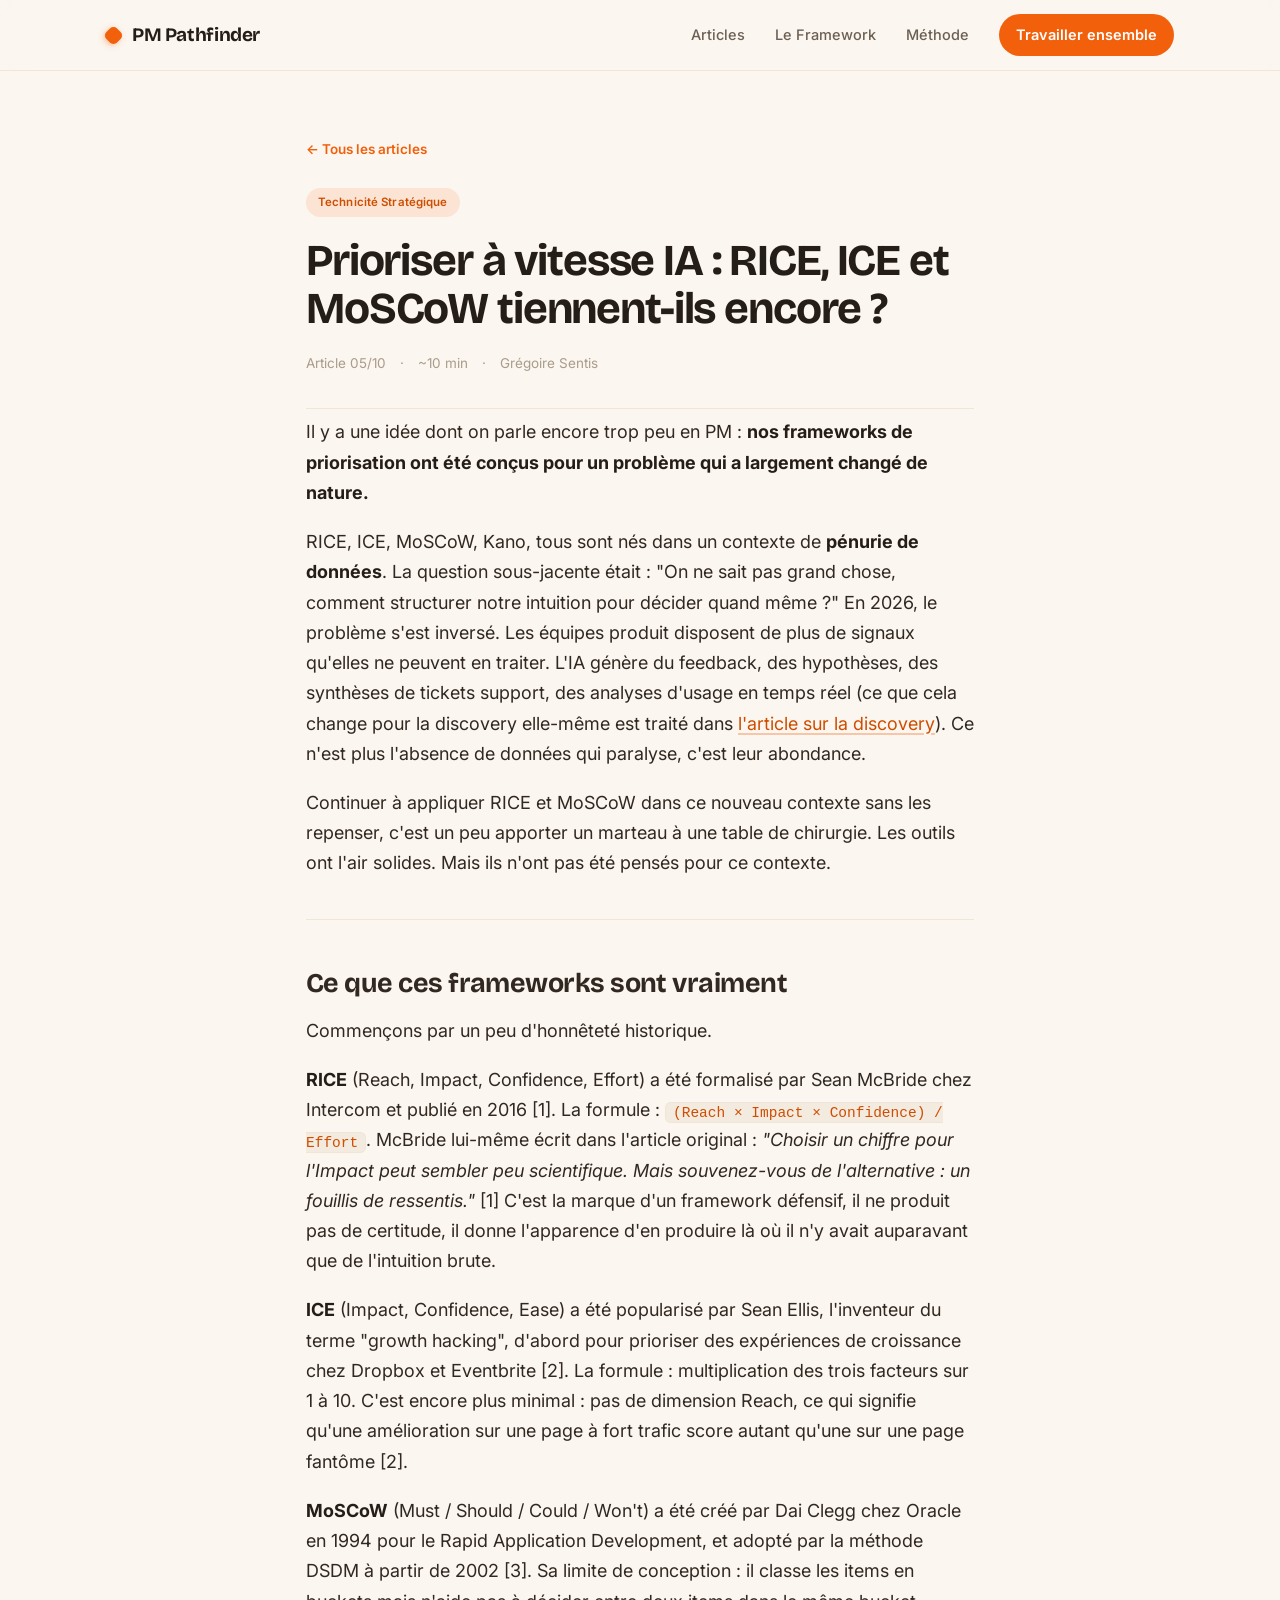
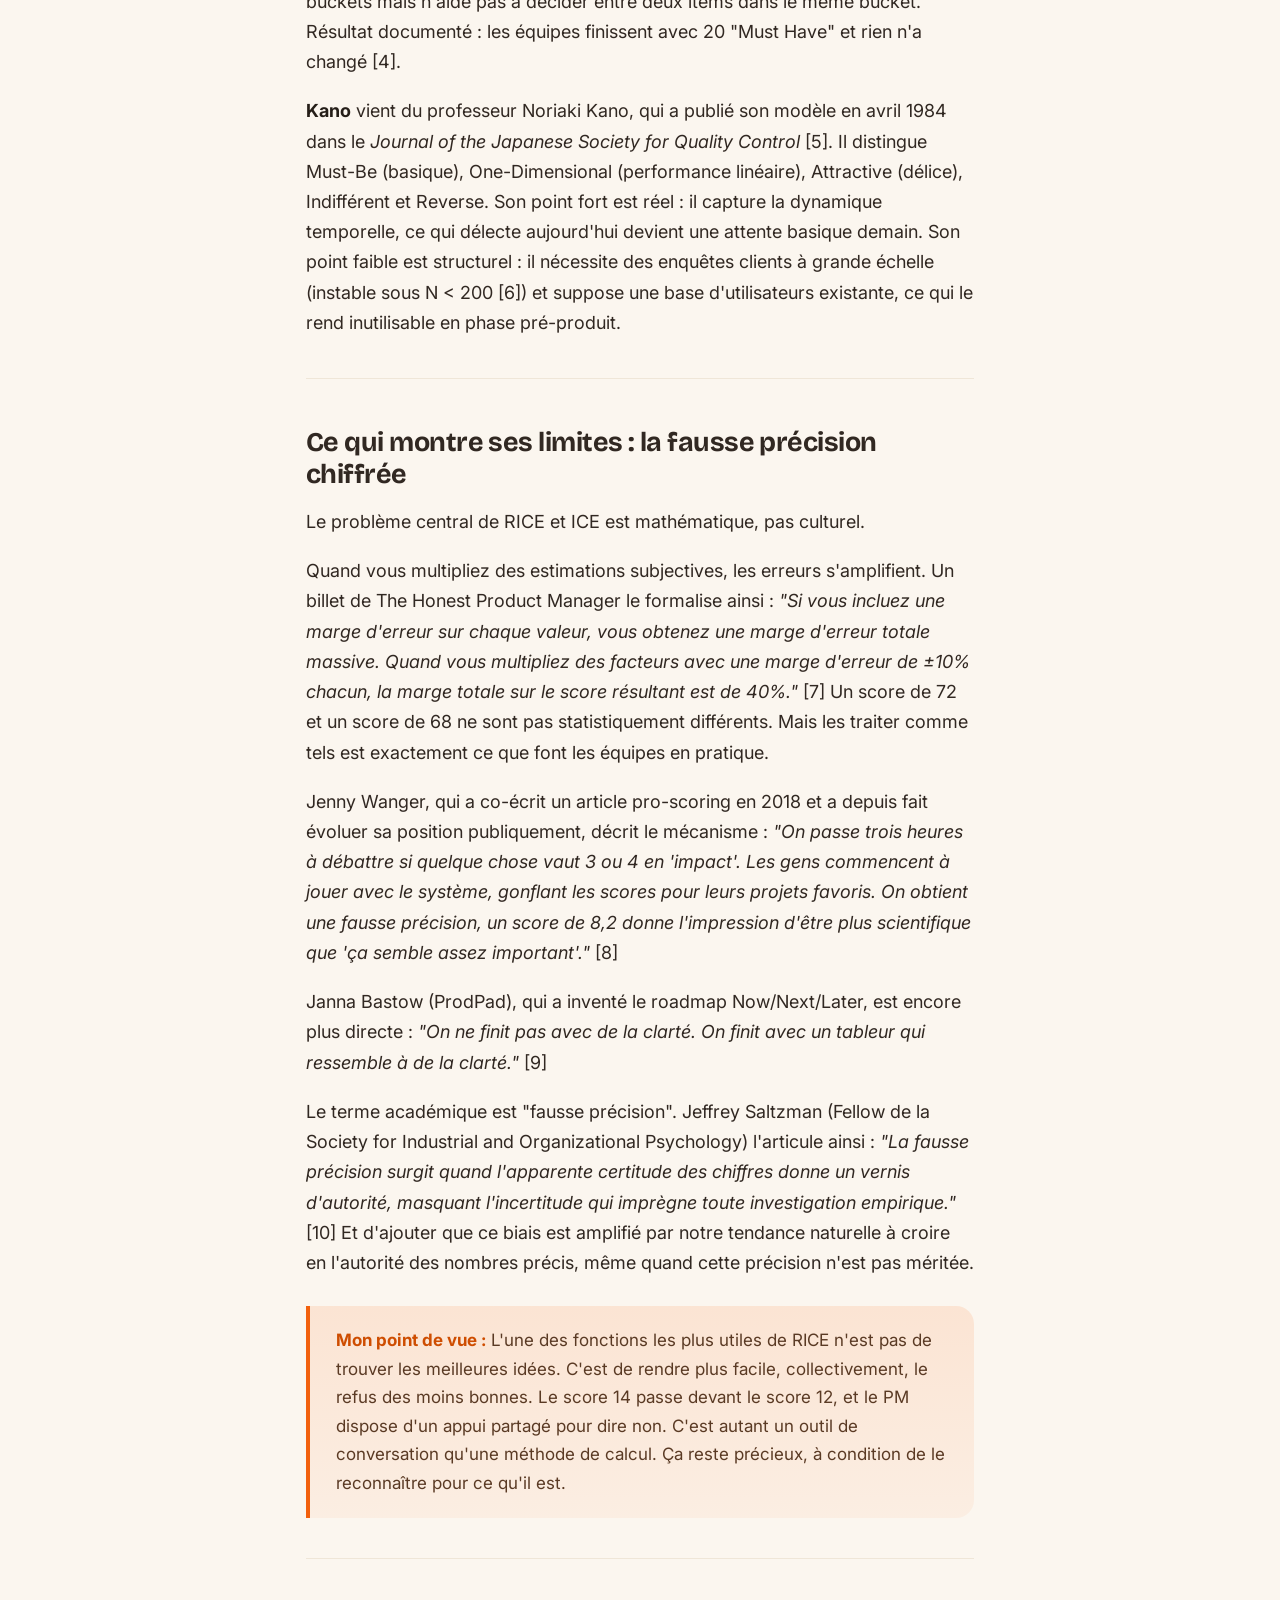
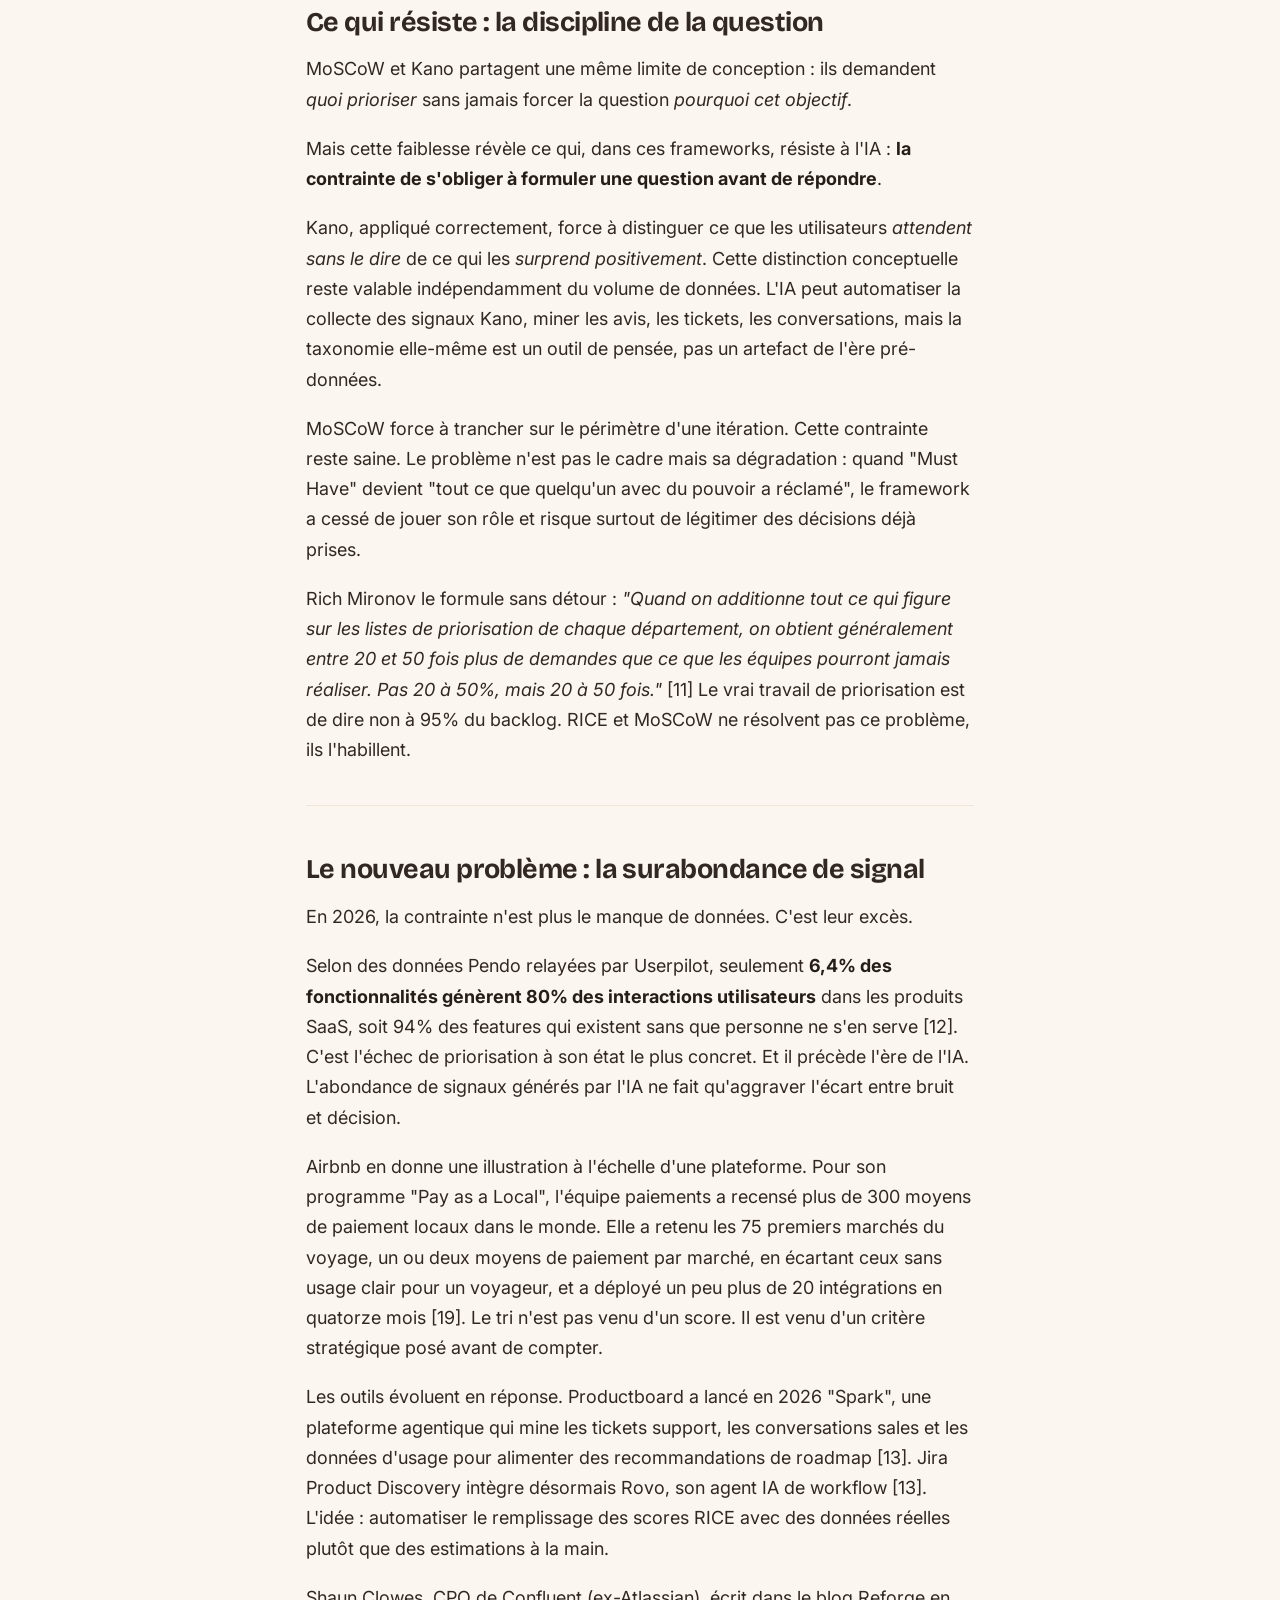
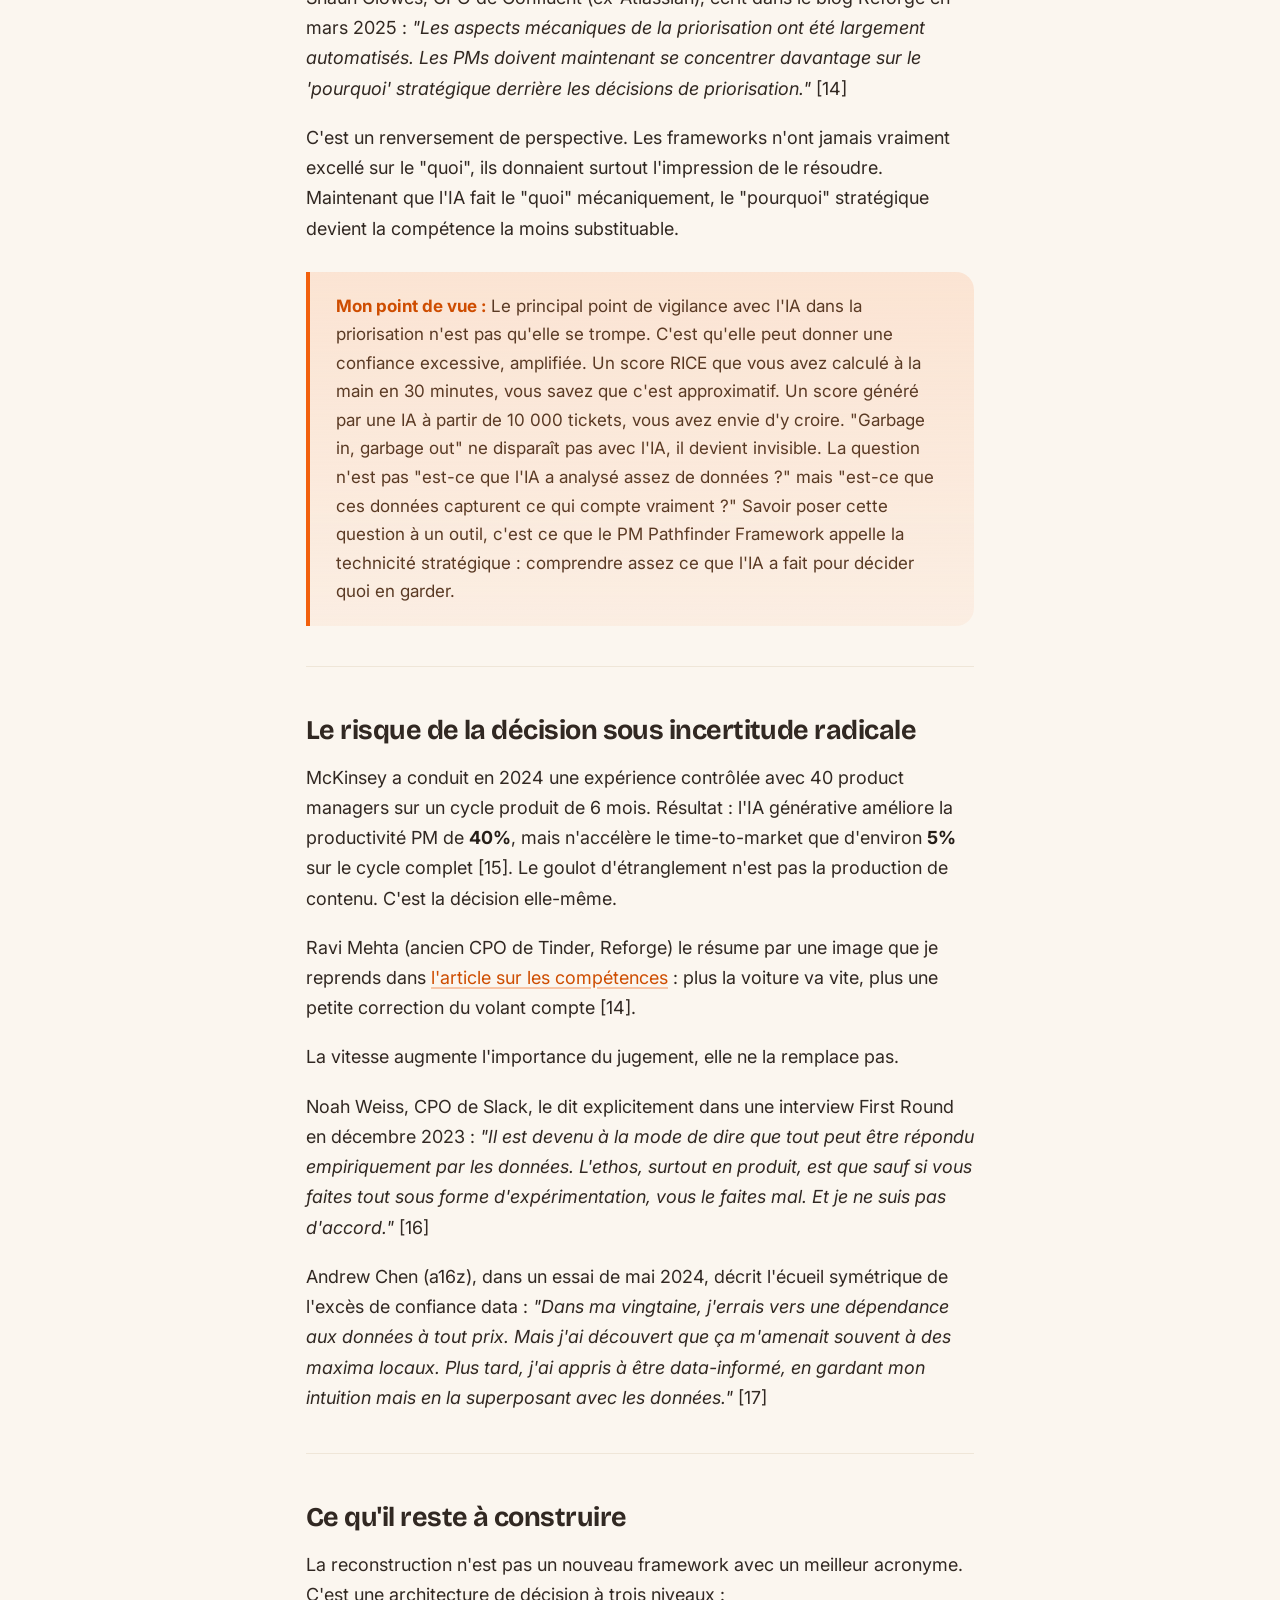
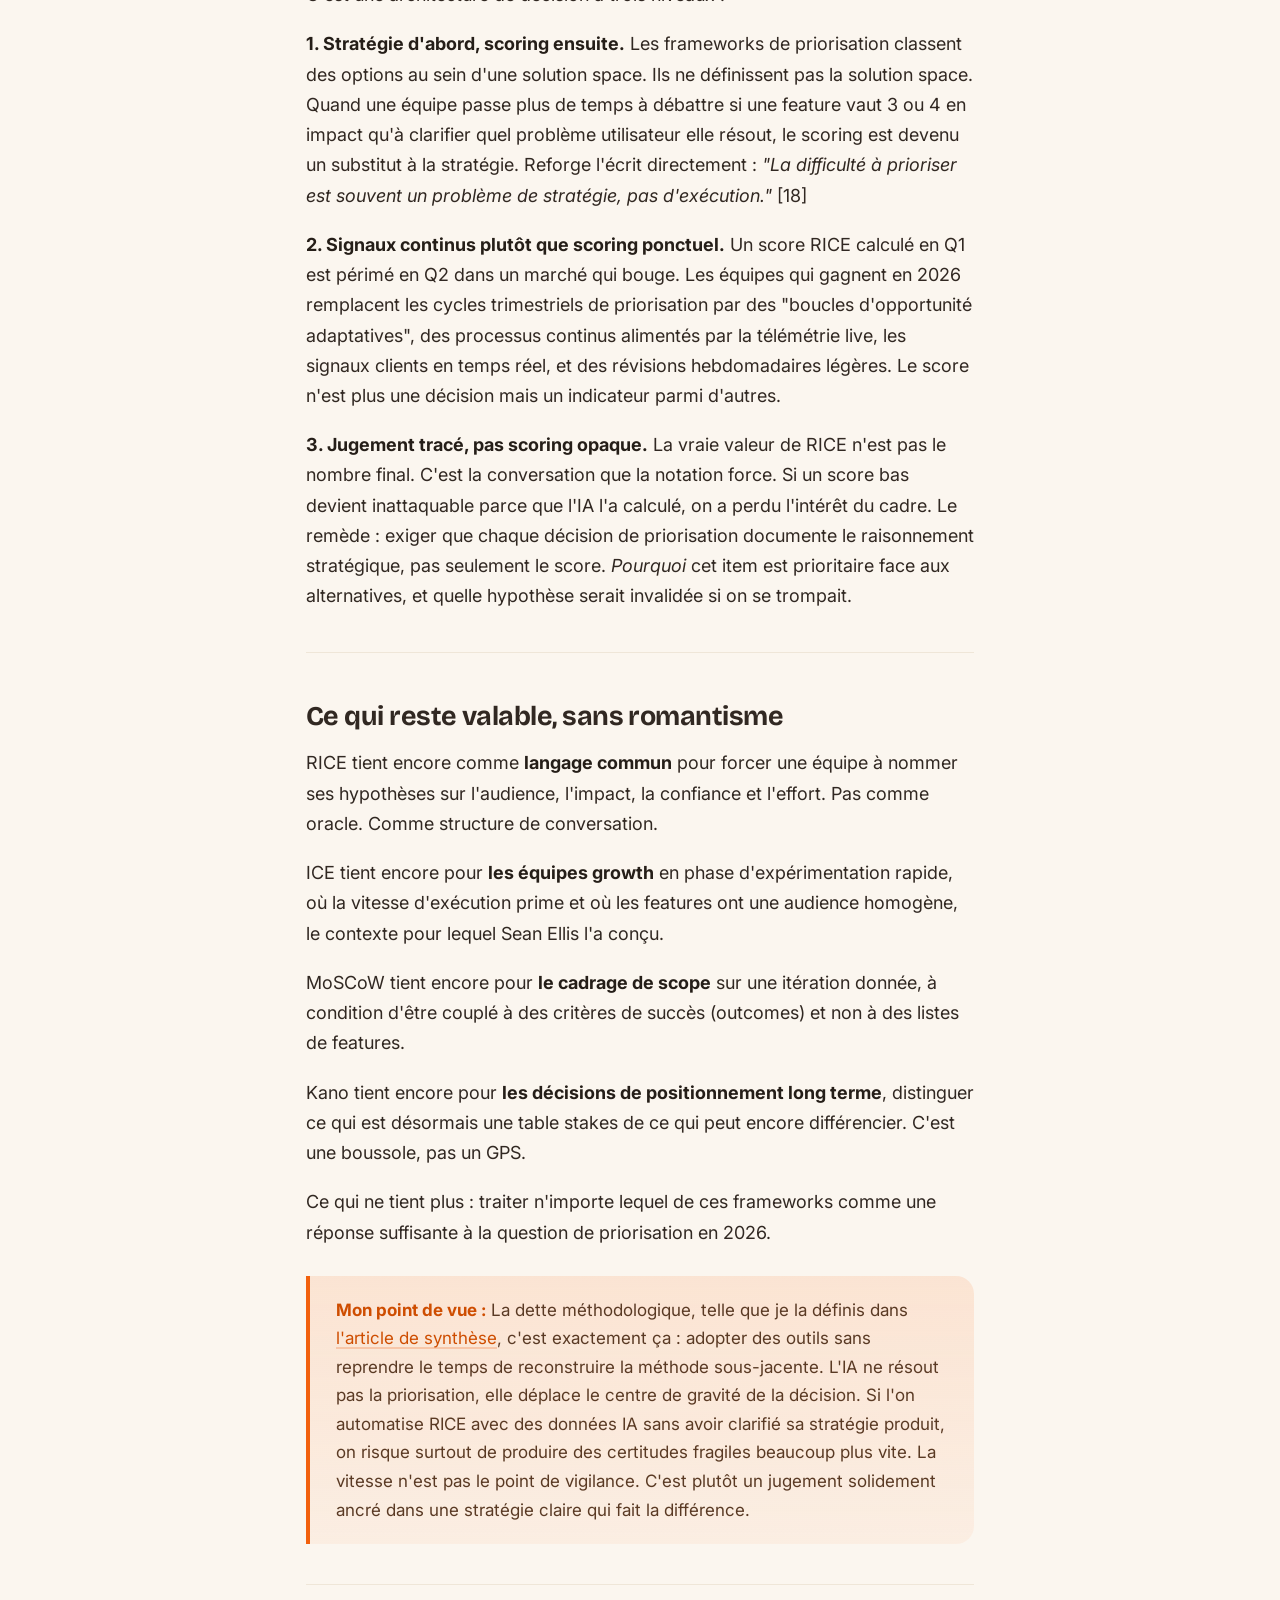
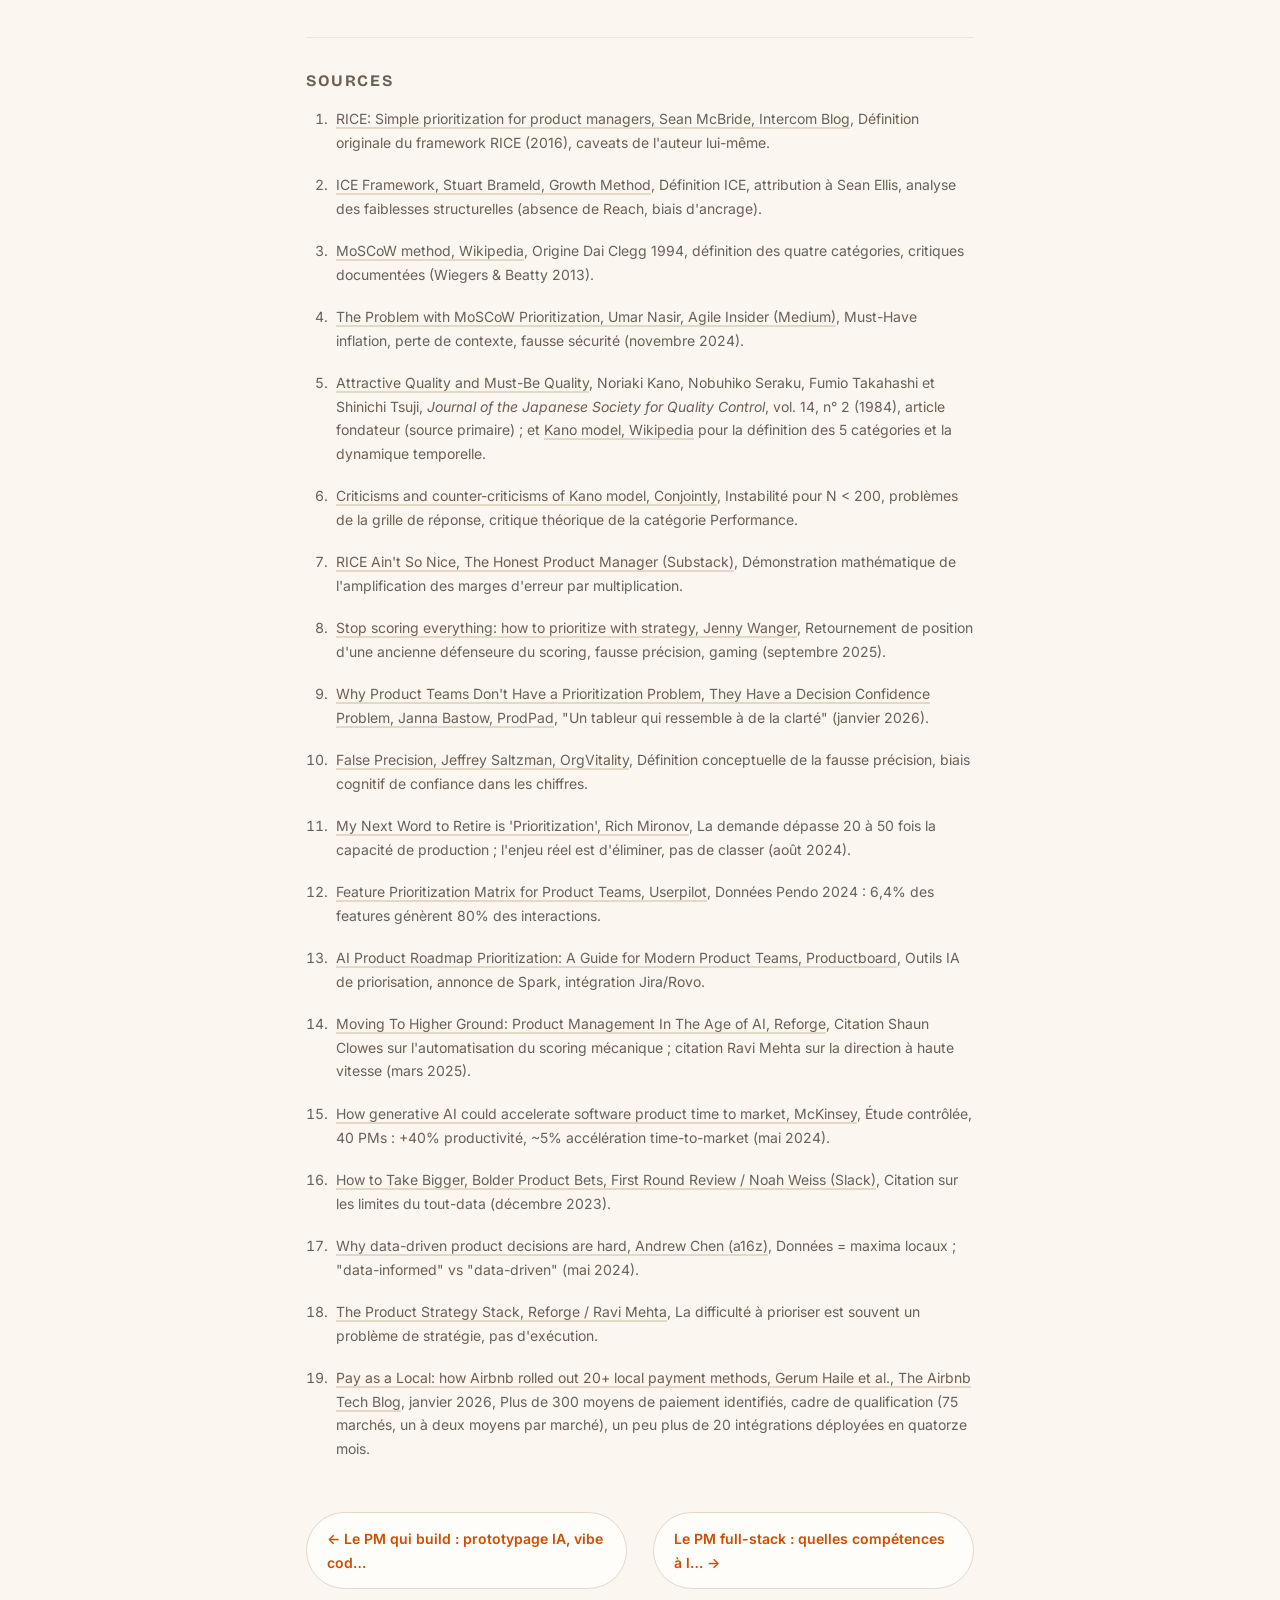
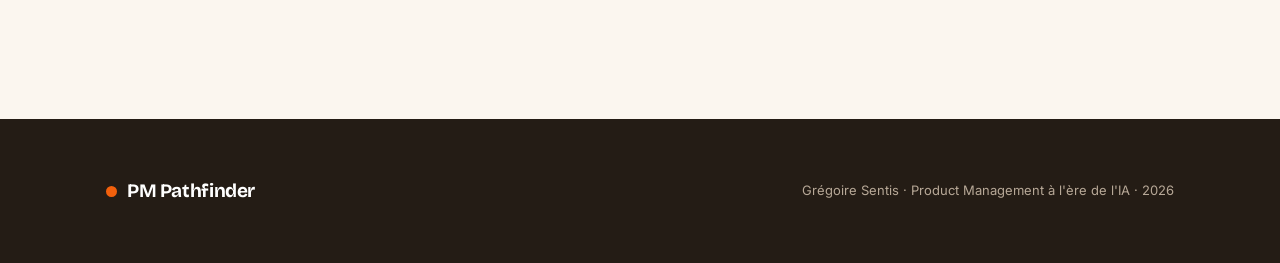
<file: articles/05-priorisation.html>
<!doctype html><html lang="fr"><head>
<meta charset="utf-8"><meta name="viewport" content="width=device-width,initial-scale=1">
<title>Prioriser à vitesse IA : RICE, ICE et MoSCoW tiennent-ils encore ?, PM Pathfinder</title>
<meta name="description" content="RICE, ICE, MoSCoW, Kano : des cadres conçus à une époque où les données manquaient. Aujourd&#x27;hui, elles abondent, et les équipes produit peinent à s&#x27;y retrouver. Ce qui montre ses limites, ce qui tient, et comment reconstruire une décision produit rigoureuse à l&#x27;ère de l&#x27;IA.">
<link rel="preconnect" href="https://fonts.googleapis.com">
<link href="https://fonts.googleapis.com/css2?family=Bricolage+Grotesque:opsz,wght@12..96,400..800&family=Inter:wght@400;500;600;700&display=swap" rel="stylesheet">
<link rel="stylesheet" href="../styles.css">
<script defer src="/analytics.js"></script>
<link rel="canonical" href="https://www.gregoiresentis.com/articles/05-priorisation.html">
<meta property="og:type" content="article">
<meta property="og:site_name" content="PM Pathfinder">
<meta property="og:locale" content="fr_FR">
<meta property="og:title" content="Prioriser à vitesse IA : RICE, ICE et MoSCoW tiennent-ils encore ?, PM Pathfinder">
<meta property="og:description" content="RICE, ICE, MoSCoW, Kano : des cadres conçus à une époque où les données manquaient. Aujourd'hui, elles abondent, et les équipes produit peinent à s'y retrouver. Ce qui montre ses limites, ce qui tient, et comment reconstruire une décision produit rigoureuse à l'ère de l'IA.">
<meta property="og:url" content="https://www.gregoiresentis.com/articles/05-priorisation.html">
<meta name="twitter:card" content="summary">
<meta name="twitter:title" content="Prioriser à vitesse IA : RICE, ICE et MoSCoW tiennent-ils encore ?, PM Pathfinder">
<meta name="twitter:description" content="RICE, ICE, MoSCoW, Kano : des cadres conçus à une époque où les données manquaient. Aujourd'hui, elles abondent, et les équipes produit peinent à s'y retrouver. Ce qui montre ses limites, ce qui tient, et comment reconstruire une décision produit rigoureuse à l'ère de l'IA.">
<script type="application/ld+json">{"@context":"https://schema.org","@type":"BlogPosting","headline":"Prioriser à vitesse IA : RICE, ICE et MoSCoW tiennent-ils encore ?","description":"RICE, ICE, MoSCoW, Kano : des cadres conçus à une époque où les données manquaient. Aujourd'hui, elles abondent, et les équipes produit peinent à s'y retrouver. Ce qui montre ses limites, ce qui tient, et comment reconstruire une décision produit rigoureuse à l'ère de l'IA.","inLanguage":"fr","mainEntityOfPage":{"@type":"WebPage","@id":"https://www.gregoiresentis.com/articles/05-priorisation.html"},"url":"https://www.gregoiresentis.com/articles/05-priorisation.html","author":{"@type":"Person","name":"Grégoire Sentis","url":"https://www.linkedin.com/in/gregoire-sentis/"},"publisher":{"@type":"Person","name":"Grégoire Sentis"}}</script>
</head><body>
<nav class="nav"><div class="wrap">
<a class="brand" href="../index.html"><span class="dot"></span> PM Pathfinder</a>
<div class="nav-links">
<a href="../index.html#articles">Articles</a>
<a href="../index.html#framework">Le Framework</a>
<a href="../articles/10-framework.html">Méthode</a>
<a class="nav-cta" href="../index.html#contact">Travailler ensemble</a>
</div></div></nav>

<article class="article"><div class="wrap">
<a class="crumb" href="../index.html#articles">← Tous les articles</a>
<div class="ahead">
<span class="badge">Technicité Stratégique</span>
<h1>Prioriser à vitesse IA : RICE, ICE et MoSCoW tiennent-ils encore ?</h1>
<div class="amenu"><span>Article 05/10</span><span>·</span><span>~10 min</span><span>·</span><span>Grégoire Sentis</span></div>
</div>
<div class="prose"><p>Il y a une idée dont on parle encore trop peu en PM : <strong>nos frameworks de priorisation ont été conçus pour un problème qui a largement changé de nature.</strong></p>
<p>RICE, ICE, MoSCoW, Kano, tous sont nés dans un contexte de <strong>pénurie de données</strong>. La question sous-jacente était : "On ne sait pas grand chose, comment structurer notre intuition pour décider quand même ?" En 2026, le problème s'est inversé. Les équipes produit disposent de plus de signaux qu'elles ne peuvent en traiter. L'IA génère du feedback, des hypothèses, des synthèses de tickets support, des analyses d'usage en temps réel (ce que cela change pour la discovery elle-même est traité dans <a href="03-discovery.html">l'article sur la discovery</a>). Ce n'est plus l'absence de données qui paralyse, c'est leur abondance.</p>
<p>Continuer à appliquer RICE et MoSCoW dans ce nouveau contexte sans les repenser, c'est un peu apporter un marteau à une table de chirurgie. Les outils ont l'air solides. Mais ils n'ont pas été pensés pour ce contexte.</p>
<hr />
<h2 id="ce-que-ces-frameworks-sont-vraiment">Ce que ces frameworks sont vraiment</h2>
<p>Commençons par un peu d'honnêteté historique.</p>
<p><strong>RICE</strong> (Reach, Impact, Confidence, Effort) a été formalisé par Sean McBride chez Intercom et publié en 2016 [1]. La formule : <code>(Reach × Impact × Confidence) / Effort</code>. McBride lui-même écrit dans l'article original : <em>"Choisir un chiffre pour l'Impact peut sembler peu scientifique. Mais souvenez-vous de l'alternative : un fouillis de ressentis."</em> [1] C'est la marque d'un framework défensif, il ne produit pas de certitude, il donne l'apparence d'en produire là où il n'y avait auparavant que de l'intuition brute.</p>
<p><strong>ICE</strong> (Impact, Confidence, Ease) a été popularisé par Sean Ellis, l'inventeur du terme "growth hacking", d'abord pour prioriser des expériences de croissance chez Dropbox et Eventbrite [2]. La formule : multiplication des trois facteurs sur 1 à 10. C'est encore plus minimal : pas de dimension Reach, ce qui signifie qu'une amélioration sur une page à fort trafic score autant qu'une sur une page fantôme [2].</p>
<p><strong>MoSCoW</strong> (Must / Should / Could / Won't) a été créé par Dai Clegg chez Oracle en 1994 pour le Rapid Application Development, et adopté par la méthode DSDM à partir de 2002 [3]. Sa limite de conception : il classe les items en buckets mais n'aide pas à décider entre deux items dans le même bucket. Résultat documenté : les équipes finissent avec 20 "Must Have" et rien n'a changé [4].</p>
<p><strong>Kano</strong> vient du professeur Noriaki Kano, qui a publié son modèle en avril 1984 dans le <em>Journal of the Japanese Society for Quality Control</em> [5]. Il distingue Must-Be (basique), One-Dimensional (performance linéaire), Attractive (délice), Indifférent et Reverse. Son point fort est réel : il capture la dynamique temporelle, ce qui délecte aujourd'hui devient une attente basique demain. Son point faible est structurel : il nécessite des enquêtes clients à grande échelle (instable sous N &lt; 200 [6]) et suppose une base d'utilisateurs existante, ce qui le rend inutilisable en phase pré-produit.</p>
<hr />
<h2 id="ce-qui-montre-ses-limites-la-fausse-precision-chiffree">Ce qui montre ses limites : la fausse précision chiffrée</h2>
<p>Le problème central de RICE et ICE est mathématique, pas culturel.</p>
<p>Quand vous multipliez des estimations subjectives, les erreurs s'amplifient. Un billet de The Honest Product Manager le formalise ainsi : <em>"Si vous incluez une marge d'erreur sur chaque valeur, vous obtenez une marge d'erreur totale massive. Quand vous multipliez des facteurs avec une marge d'erreur de ±10% chacun, la marge totale sur le score résultant est de 40%."</em> [7] Un score de 72 et un score de 68 ne sont pas statistiquement différents. Mais les traiter comme tels est exactement ce que font les équipes en pratique.</p>
<p>Jenny Wanger, qui a co-écrit un article pro-scoring en 2018 et a depuis fait évoluer sa position publiquement, décrit le mécanisme : <em>"On passe trois heures à débattre si quelque chose vaut 3 ou 4 en 'impact'. Les gens commencent à jouer avec le système, gonflant les scores pour leurs projets favoris. On obtient une fausse précision, un score de 8,2 donne l'impression d'être plus scientifique que 'ça semble assez important'."</em> [8]</p>
<p>Janna Bastow (ProdPad), qui a inventé le roadmap Now/Next/Later, est encore plus directe : <em>"On ne finit pas avec de la clarté. On finit avec un tableur qui ressemble à de la clarté."</em> [9]</p>
<p>Le terme académique est "fausse précision". Jeffrey Saltzman (Fellow de la Society for Industrial and Organizational Psychology) l'articule ainsi : <em>"La fausse précision surgit quand l'apparente certitude des chiffres donne un vernis d'autorité, masquant l'incertitude qui imprègne toute investigation empirique."</em> [10] Et d'ajouter que ce biais est amplifié par notre tendance naturelle à croire en l'autorité des nombres précis, même quand cette précision n'est pas méritée.</p>
<blockquote>
<p><strong>Mon point de vue :</strong> L'une des fonctions les plus utiles de RICE n'est pas de trouver les meilleures idées. C'est de rendre plus facile, collectivement, le refus des moins bonnes. Le score 14 passe devant le score 12, et le PM dispose d'un appui partagé pour dire non. C'est autant un outil de conversation qu'une méthode de calcul. Ça reste précieux, à condition de le reconnaître pour ce qu'il est.</p>
</blockquote>
<hr />
<h2 id="ce-qui-resiste-la-discipline-de-la-question">Ce qui résiste : la discipline de la question</h2>
<p>MoSCoW et Kano partagent une même limite de conception : ils demandent <em>quoi prioriser</em> sans jamais forcer la question <em>pourquoi cet objectif</em>.</p>
<p>Mais cette faiblesse révèle ce qui, dans ces frameworks, résiste à l'IA : <strong>la contrainte de s'obliger à formuler une question avant de répondre</strong>.</p>
<p>Kano, appliqué correctement, force à distinguer ce que les utilisateurs <em>attendent sans le dire</em> de ce qui les <em>surprend positivement</em>. Cette distinction conceptuelle reste valable indépendamment du volume de données. L'IA peut automatiser la collecte des signaux Kano, miner les avis, les tickets, les conversations, mais la taxonomie elle-même est un outil de pensée, pas un artefact de l'ère pré-données.</p>
<p>MoSCoW force à trancher sur le périmètre d'une itération. Cette contrainte reste saine. Le problème n'est pas le cadre mais sa dégradation : quand "Must Have" devient "tout ce que quelqu'un avec du pouvoir a réclamé", le framework a cessé de jouer son rôle et risque surtout de légitimer des décisions déjà prises.</p>
<p>Rich Mironov le formule sans détour : <em>"Quand on additionne tout ce qui figure sur les listes de priorisation de chaque département, on obtient généralement entre 20 et 50 fois plus de demandes que ce que les équipes pourront jamais réaliser. Pas 20 à 50%, mais 20 à 50 fois."</em> [11] Le vrai travail de priorisation est de dire non à 95% du backlog. RICE et MoSCoW ne résolvent pas ce problème, ils l'habillent.</p>
<hr />
<h2 id="le-nouveau-probleme-la-surabondance-de-signal">Le nouveau problème : la surabondance de signal</h2>
<p>En 2026, la contrainte n'est plus le manque de données. C'est leur excès.</p>
<p>Selon des données Pendo relayées par Userpilot, seulement <strong>6,4% des fonctionnalités génèrent 80% des interactions utilisateurs</strong> dans les produits SaaS, soit 94% des features qui existent sans que personne ne s'en serve [12]. C'est l'échec de priorisation à son état le plus concret. Et il précède l'ère de l'IA. L'abondance de signaux générés par l'IA ne fait qu'aggraver l'écart entre bruit et décision.</p>
<p>Airbnb en donne une illustration à l'échelle d'une plateforme. Pour son programme "Pay as a Local", l'équipe paiements a recensé plus de 300 moyens de paiement locaux dans le monde. Elle a retenu les 75 premiers marchés du voyage, un ou deux moyens de paiement par marché, en écartant ceux sans usage clair pour un voyageur, et a déployé un peu plus de 20 intégrations en quatorze mois [19]. Le tri n'est pas venu d'un score. Il est venu d'un critère stratégique posé avant de compter.</p>
<p>Les outils évoluent en réponse. Productboard a lancé en 2026 "Spark", une plateforme agentique qui mine les tickets support, les conversations sales et les données d'usage pour alimenter des recommandations de roadmap [13]. Jira Product Discovery intègre désormais Rovo, son agent IA de workflow [13]. L'idée : automatiser le remplissage des scores RICE avec des données réelles plutôt que des estimations à la main.</p>
<p>Shaun Clowes, CPO de Confluent (ex-Atlassian), écrit dans le blog Reforge en mars 2025 : <em>"Les aspects mécaniques de la priorisation ont été largement automatisés. Les PMs doivent maintenant se concentrer davantage sur le 'pourquoi' stratégique derrière les décisions de priorisation."</em> [14]</p>
<p>C'est un renversement de perspective. Les frameworks n'ont jamais vraiment excellé sur le "quoi", ils donnaient surtout l'impression de le résoudre. Maintenant que l'IA fait le "quoi" mécaniquement, le "pourquoi" stratégique devient la compétence la moins substituable.</p>
<blockquote>
<p><strong>Mon point de vue :</strong> Le principal point de vigilance avec l'IA dans la priorisation n'est pas qu'elle se trompe. C'est qu'elle peut donner une confiance excessive, amplifiée. Un score RICE que vous avez calculé à la main en 30 minutes, vous savez que c'est approximatif. Un score généré par une IA à partir de 10 000 tickets, vous avez envie d'y croire. "Garbage in, garbage out" ne disparaît pas avec l'IA, il devient invisible. La question n'est pas "est-ce que l'IA a analysé assez de données ?" mais "est-ce que ces données capturent ce qui compte vraiment ?" Savoir poser cette question à un outil, c'est ce que le PM Pathfinder Framework appelle la technicité stratégique : comprendre assez ce que l'IA a fait pour décider quoi en garder.</p>
</blockquote>
<hr />
<h2 id="le-risque-de-la-decision-sous-incertitude-radicale">Le risque de la décision sous incertitude radicale</h2>
<p>McKinsey a conduit en 2024 une expérience contrôlée avec 40 product managers sur un cycle produit de 6 mois. Résultat : l'IA générative améliore la productivité PM de <strong>40%</strong>, mais n'accélère le time-to-market que d'environ <strong>5%</strong> sur le cycle complet [15]. Le goulot d'étranglement n'est pas la production de contenu. C'est la décision elle-même.</p>
<p>Ravi Mehta (ancien CPO de Tinder, Reforge) le résume par une image que je reprends dans <a href="06-competences.html">l'article sur les compétences</a> : plus la voiture va vite, plus une petite correction du volant compte [14].</p>
<p>La vitesse augmente l'importance du jugement, elle ne la remplace pas.</p>
<p>Noah Weiss, CPO de Slack, le dit explicitement dans une interview First Round en décembre 2023 : <em>"Il est devenu à la mode de dire que tout peut être répondu empiriquement par les données. L'ethos, surtout en produit, est que sauf si vous faites tout sous forme d'expérimentation, vous le faites mal. Et je ne suis pas d'accord."</em> [16]</p>
<p>Andrew Chen (a16z), dans un essai de mai 2024, décrit l'écueil symétrique de l'excès de confiance data : <em>"Dans ma vingtaine, j'errais vers une dépendance aux données à tout prix. Mais j'ai découvert que ça m'amenait souvent à des maxima locaux. Plus tard, j'ai appris à être data-informé, en gardant mon intuition mais en la superposant avec les données."</em> [17]</p>
<hr />
<h2 id="ce-quil-reste-a-construire">Ce qu'il reste à construire</h2>
<p>La reconstruction n'est pas un nouveau framework avec un meilleur acronyme. C'est une architecture de décision à trois niveaux :</p>
<p><strong>1. Stratégie d'abord, scoring ensuite.</strong> Les frameworks de priorisation classent des options au sein d'une solution space. Ils ne définissent pas la solution space. Quand une équipe passe plus de temps à débattre si une feature vaut 3 ou 4 en impact qu'à clarifier quel problème utilisateur elle résout, le scoring est devenu un substitut à la stratégie. Reforge l'écrit directement : <em>"La difficulté à prioriser est souvent un problème de stratégie, pas d'exécution."</em> [18]</p>
<p><strong>2. Signaux continus plutôt que scoring ponctuel.</strong> Un score RICE calculé en Q1 est périmé en Q2 dans un marché qui bouge. Les équipes qui gagnent en 2026 remplacent les cycles trimestriels de priorisation par des "boucles d'opportunité adaptatives", des processus continus alimentés par la télémétrie live, les signaux clients en temps réel, et des révisions hebdomadaires légères. Le score n'est plus une décision mais un indicateur parmi d'autres.</p>
<p><strong>3. Jugement tracé, pas scoring opaque.</strong> La vraie valeur de RICE n'est pas le nombre final. C'est la conversation que la notation force. Si un score bas devient inattaquable parce que l'IA l'a calculé, on a perdu l'intérêt du cadre. Le remède : exiger que chaque décision de priorisation documente le raisonnement stratégique, pas seulement le score. <em>Pourquoi</em> cet item est prioritaire face aux alternatives, et quelle hypothèse serait invalidée si on se trompait.</p>
<hr />
<h2 id="ce-qui-reste-valable-sans-romantisme">Ce qui reste valable, sans romantisme</h2>
<p>RICE tient encore comme <strong>langage commun</strong> pour forcer une équipe à nommer ses hypothèses sur l'audience, l'impact, la confiance et l'effort. Pas comme oracle. Comme structure de conversation.</p>
<p>ICE tient encore pour <strong>les équipes growth</strong> en phase d'expérimentation rapide, où la vitesse d'exécution prime et où les features ont une audience homogène, le contexte pour lequel Sean Ellis l'a conçu.</p>
<p>MoSCoW tient encore pour <strong>le cadrage de scope</strong> sur une itération donnée, à condition d'être couplé à des critères de succès (outcomes) et non à des listes de features.</p>
<p>Kano tient encore pour <strong>les décisions de positionnement long terme</strong>, distinguer ce qui est désormais une table stakes de ce qui peut encore différencier. C'est une boussole, pas un GPS.</p>
<p>Ce qui ne tient plus : traiter n'importe lequel de ces frameworks comme une réponse suffisante à la question de priorisation en 2026.</p>
<blockquote>
<p><strong>Mon point de vue :</strong> La dette méthodologique, telle que je la définis dans <a href="10-framework.html">l'article de synthèse</a>, c'est exactement ça : adopter des outils sans reprendre le temps de reconstruire la méthode sous-jacente. L'IA ne résout pas la priorisation, elle déplace le centre de gravité de la décision. Si l'on automatise RICE avec des données IA sans avoir clarifié sa stratégie produit, on risque surtout de produire des certitudes fragiles beaucoup plus vite. La vitesse n'est pas le point de vigilance. C'est plutôt un jugement solidement ancré dans une stratégie claire qui fait la différence.</p>
</blockquote>
<hr />
<h2 id="sources">Sources</h2>
<ol>
<li>
<p><a href="https://www.intercom.com/blog/rice-simple-prioritization-for-product-managers/">RICE: Simple prioritization for product managers, Sean McBride, Intercom Blog</a>, Définition originale du framework RICE (2016), caveats de l'auteur lui-même.</p>
</li>
<li>
<p><a href="https://growthmethod.com/ice-framework/">ICE Framework, Stuart Brameld, Growth Method</a>, Définition ICE, attribution à Sean Ellis, analyse des faiblesses structurelles (absence de Reach, biais d'ancrage).</p>
</li>
<li>
<p><a href="https://en.wikipedia.org/wiki/MoSCoW_method">MoSCoW method, Wikipedia</a>, Origine Dai Clegg 1994, définition des quatre catégories, critiques documentées (Wiegers &amp; Beatty 2013).</p>
</li>
<li>
<p><a href="https://medium.com/agileinsider/the-problem-with-moscow-prioritization-06f234706c6f">The Problem with MoSCoW Prioritization, Umar Nasir, Agile Insider (Medium)</a>, Must-Have inflation, perte de contexte, fausse sécurité (novembre 2024).</p>
</li>
<li>
<p><a href="https://www.jstage.jst.go.jp/article/quality/14/2/14_KJ00002952366/_article/-char/en">Attractive Quality and Must-Be Quality</a>, Noriaki Kano, Nobuhiko Seraku, Fumio Takahashi et Shinichi Tsuji, <em>Journal of the Japanese Society for Quality Control</em>, vol. 14, n° 2 (1984), article fondateur (source primaire) ; et <a href="https://en.wikipedia.org/wiki/Kano_model">Kano model, Wikipedia</a> pour la définition des 5 catégories et la dynamique temporelle.</p>
</li>
<li>
<p><a href="https://conjointly.com/blog/criticism-of-kano-model/">Criticisms and counter-criticisms of Kano model, Conjointly</a>, Instabilité pour N &lt; 200, problèmes de la grille de réponse, critique théorique de la catégorie Performance.</p>
</li>
<li>
<p><a href="https://honestpm.substack.com/p/rice-aint-so-nice">RICE Ain't So Nice, The Honest Product Manager (Substack)</a>, Démonstration mathématique de l'amplification des marges d'erreur par multiplication.</p>
</li>
<li>
<p><a href="https://jennywanger.com/articles/stop-scoring-everything-how-to-prioritize-with-strategy/">Stop scoring everything: how to prioritize with strategy, Jenny Wanger</a>, Retournement de position d'une ancienne défenseure du scoring, fausse précision, gaming (septembre 2025).</p>
</li>
<li>
<p><a href="https://www.prodpad.com/blog/decision-confidence/">Why Product Teams Don't Have a Prioritization Problem, They Have a Decision Confidence Problem, Janna Bastow, ProdPad</a>, "Un tableur qui ressemble à de la clarté" (janvier 2026).</p>
</li>
<li>
<p><a href="https://orgvitality.com/blog/false-precision">False Precision, Jeffrey Saltzman, OrgVitality</a>, Définition conceptuelle de la fausse précision, biais cognitif de confiance dans les chiffres.</p>
</li>
<li>
<p><a href="https://www.mironov.com/prioritize/">My Next Word to Retire is 'Prioritization', Rich Mironov</a>, La demande dépasse 20 à 50 fois la capacité de production ; l'enjeu réel est d'éliminer, pas de classer (août 2024).</p>
</li>
<li>
<p><a href="https://userpilot.com/blog/feature-prioritization-matrix/">Feature Prioritization Matrix for Product Teams, Userpilot</a>, Données Pendo 2024 : 6,4% des features génèrent 80% des interactions.</p>
</li>
<li>
<p><a href="https://www.productboard.com/blog/using-ai-for-product-roadmap-prioritization/">AI Product Roadmap Prioritization: A Guide for Modern Product Teams, Productboard</a>, Outils IA de priorisation, annonce de Spark, intégration Jira/Rovo.</p>
</li>
<li>
<p><a href="https://www.reforge.com/blog/ai-impact-product-management">Moving To Higher Ground: Product Management In The Age of AI, Reforge</a>, Citation Shaun Clowes sur l'automatisation du scoring mécanique ; citation Ravi Mehta sur la direction à haute vitesse (mars 2025).</p>
</li>
<li>
<p><a href="https://www.mckinsey.com/industries/technology-media-and-telecommunications/our-insights/how-generative-ai-could-accelerate-software-product-time-to-market">How generative AI could accelerate software product time to market, McKinsey</a>, Étude contrôlée, 40 PMs : +40% productivité, ~5% accélération time-to-market (mai 2024).</p>
</li>
<li>
<p><a href="https://review.firstround.com/how-to-take-bigger--bolder-product-bets-lessons-from-slacks-chief-product-officer/">How to Take Bigger, Bolder Product Bets, First Round Review / Noah Weiss (Slack)</a>, Citation sur les limites du tout-data (décembre 2023).</p>
</li>
<li>
<p><a href="https://andrewchen.substack.com/p/why-its-so-hard-to-be-data-driven">Why data-driven product decisions are hard, Andrew Chen (a16z)</a>, Données = maxima locaux ; "data-informed" vs "data-driven" (mai 2024).</p>
</li>
<li>
<p><a href="https://www.reforge.com/blog/the-product-strategy-stack">The Product Strategy Stack, Reforge / Ravi Mehta</a>, La difficulté à prioriser est souvent un problème de stratégie, pas d'exécution.</p>
</li>
<li>
<p><a href="https://medium.com/airbnb-engineering/pay-as-a-local-bef469b72f32">Pay as a Local: how Airbnb rolled out 20+ local payment methods, Gerum Haile et al., The Airbnb Tech Blog</a>, janvier 2026, Plus de 300 moyens de paiement identifiés, cadre de qualification (75 marchés, un à deux moyens par marché), un peu plus de 20 intégrations déployées en quatorze mois.</p>
</li>
</ol></div>
</div>
<nav class="anav"><a href="04-delivery.html">← Le PM qui build : prototypage IA, vibe cod…</a><a href="06-competences.html">Le PM full-stack : quelles compétences à l… →</a></nav>
</article>
<footer class="foot"><div class="wrap">
<div><a class="brand" href="../index.html" style="display:flex;gap:10px;align-items:center"><span class="dot" style="width:11px;height:11px;border-radius:9999px;background:var(--accent)"></span> PM Pathfinder</a></div>
<div class="small">Grégoire Sentis · Product Management à l'ère de l'IA · 2026</div>
</div></footer>
</body></html>
</file>
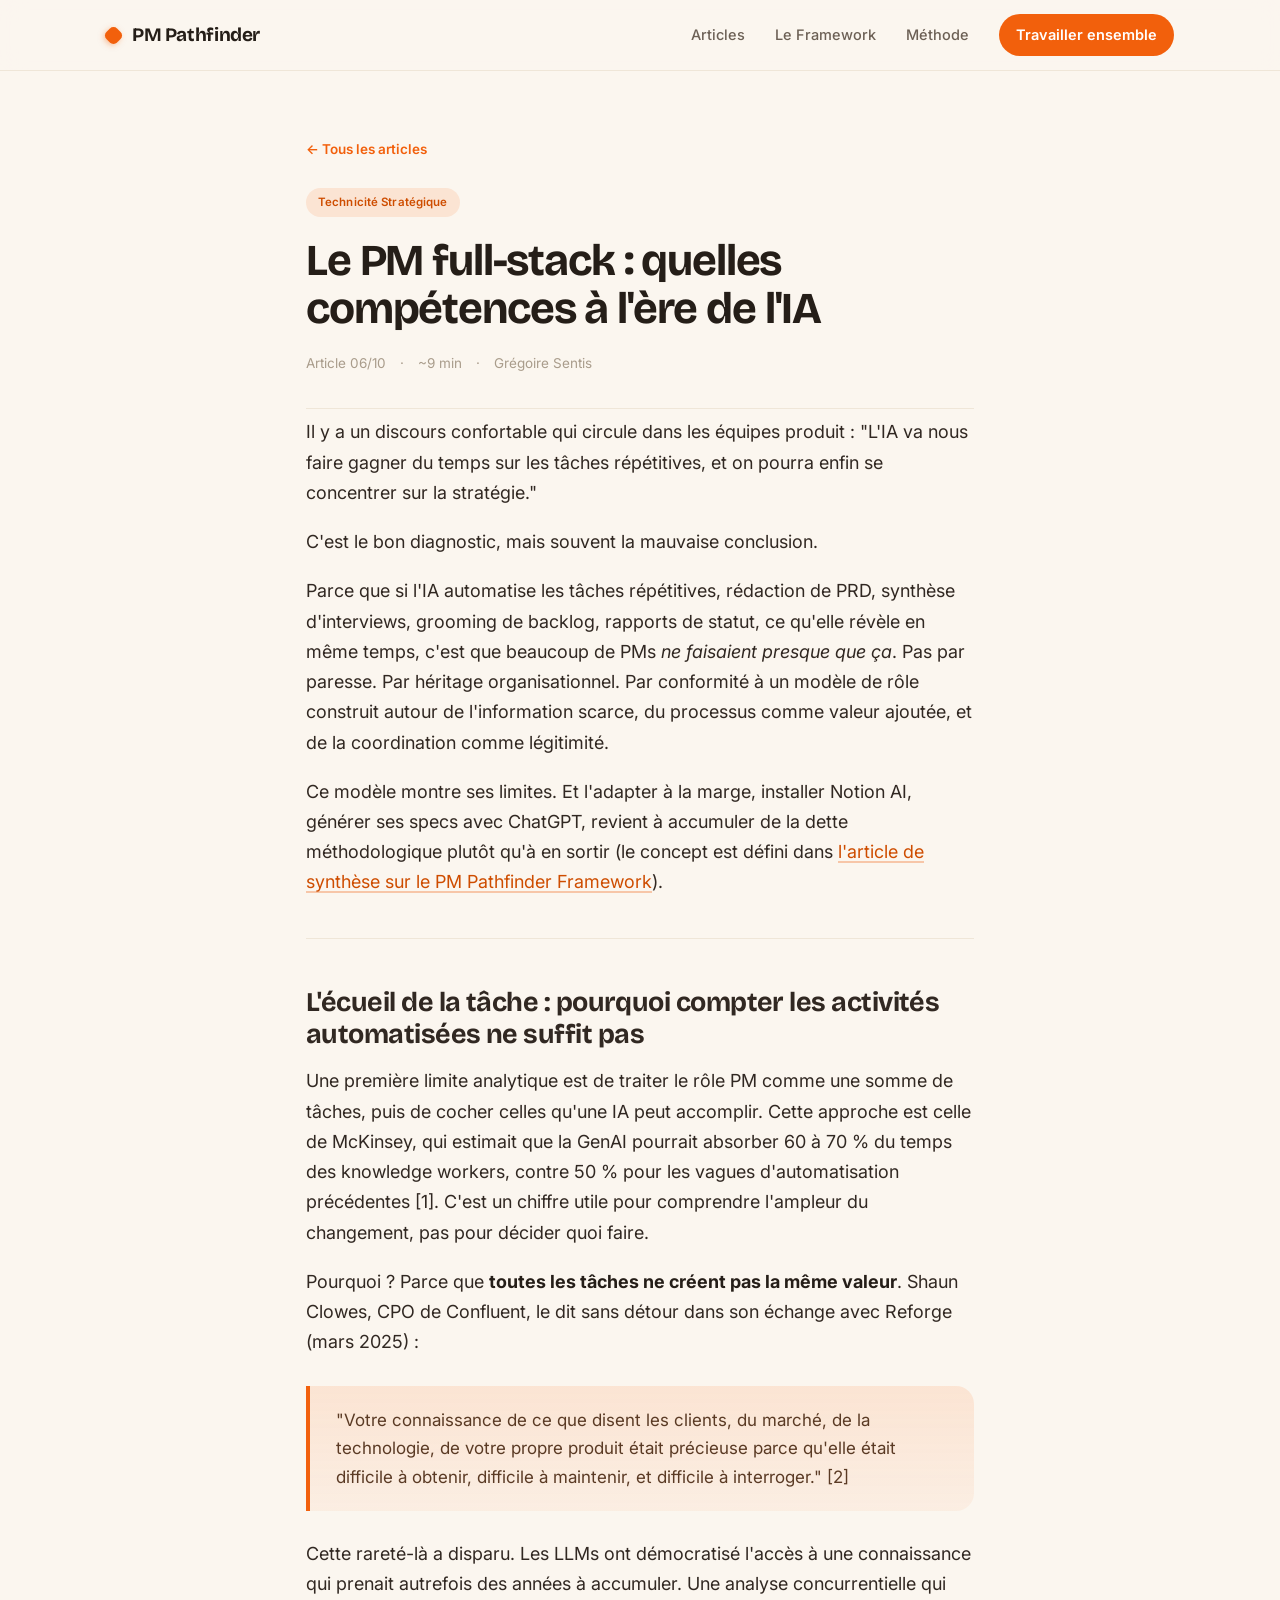
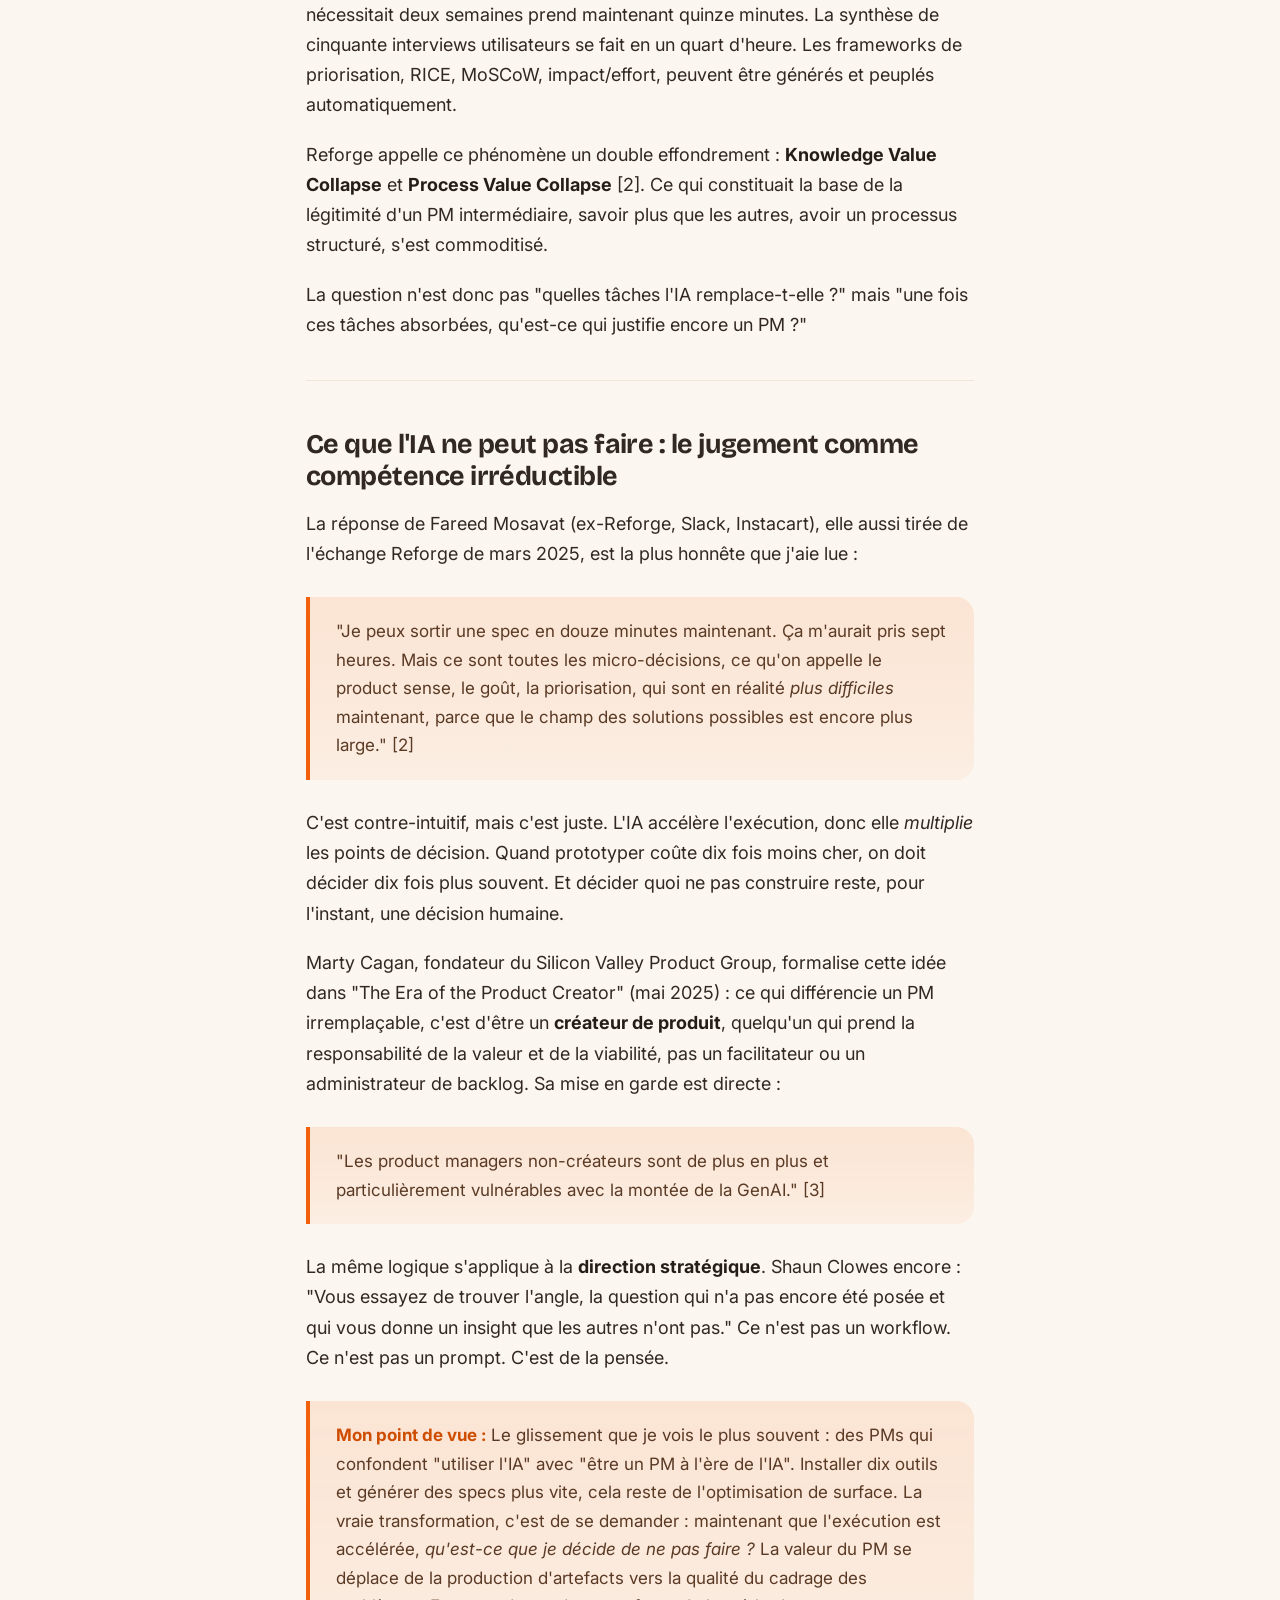
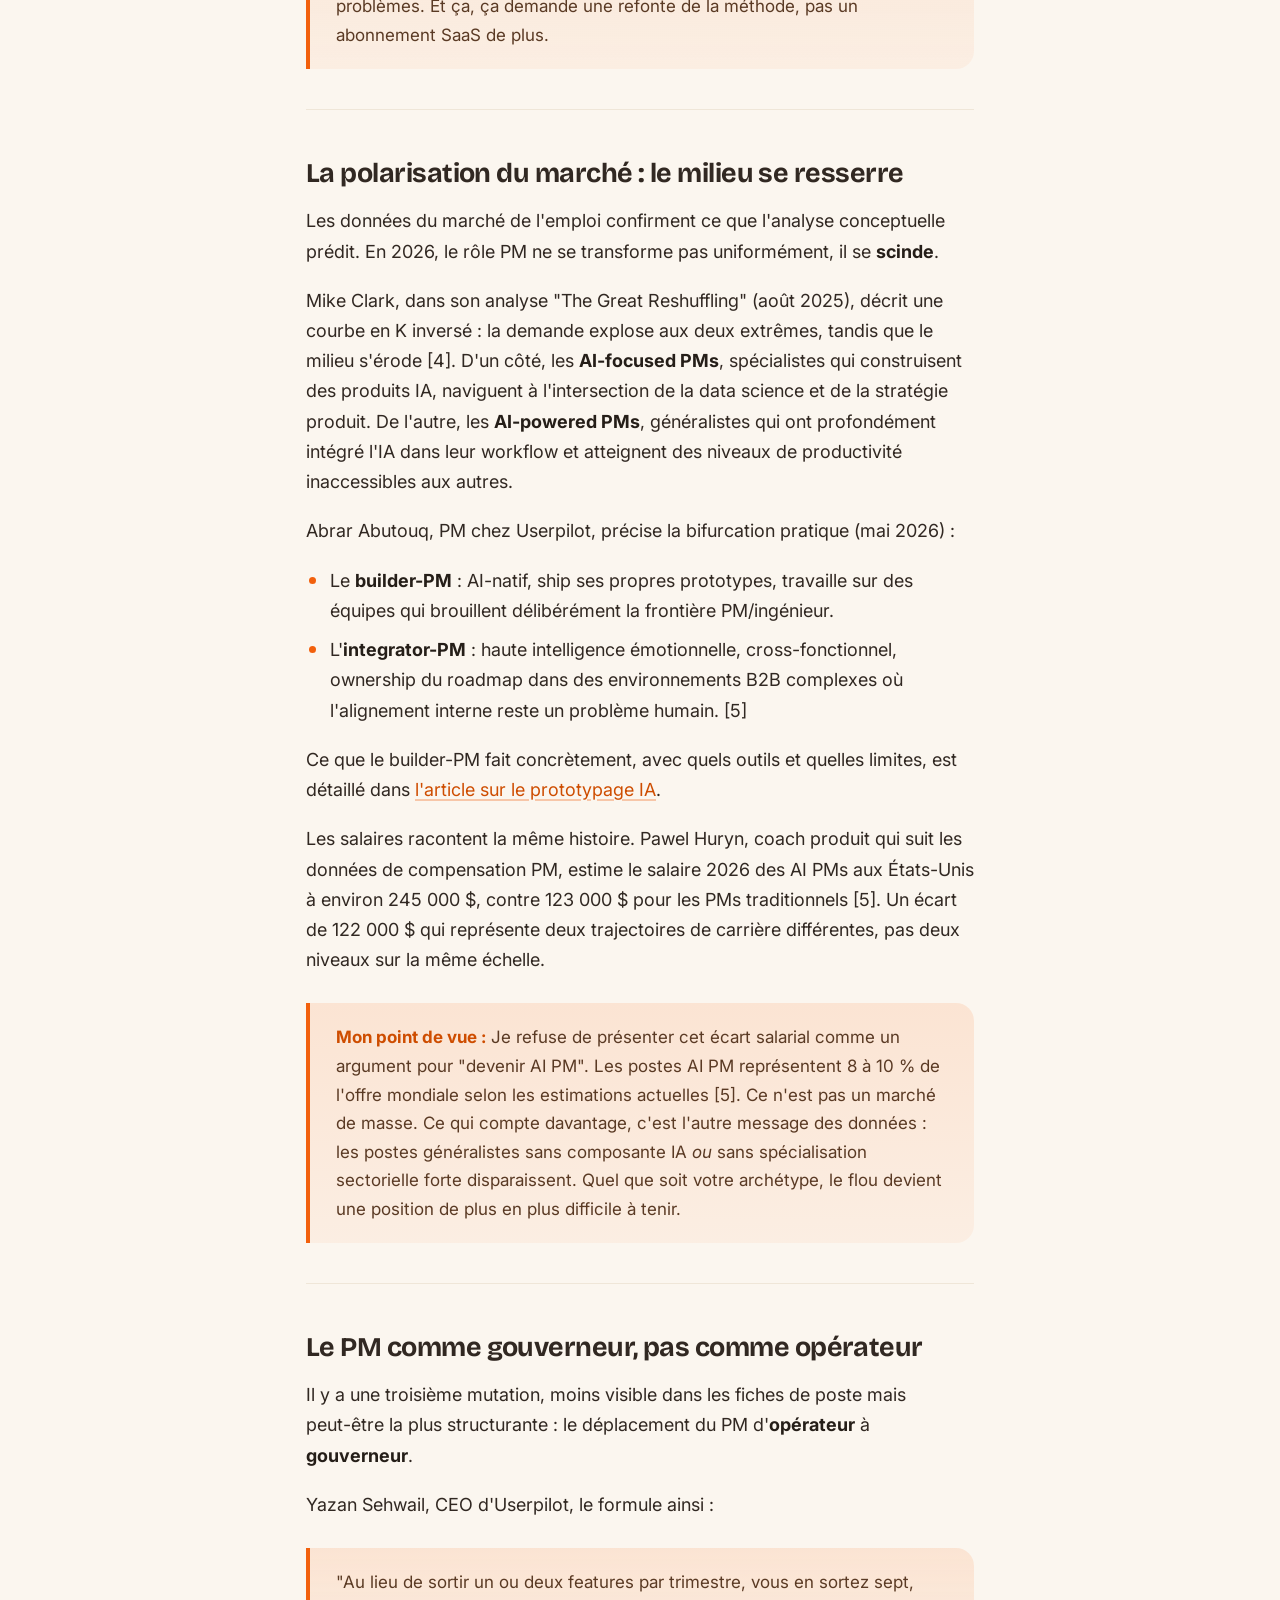
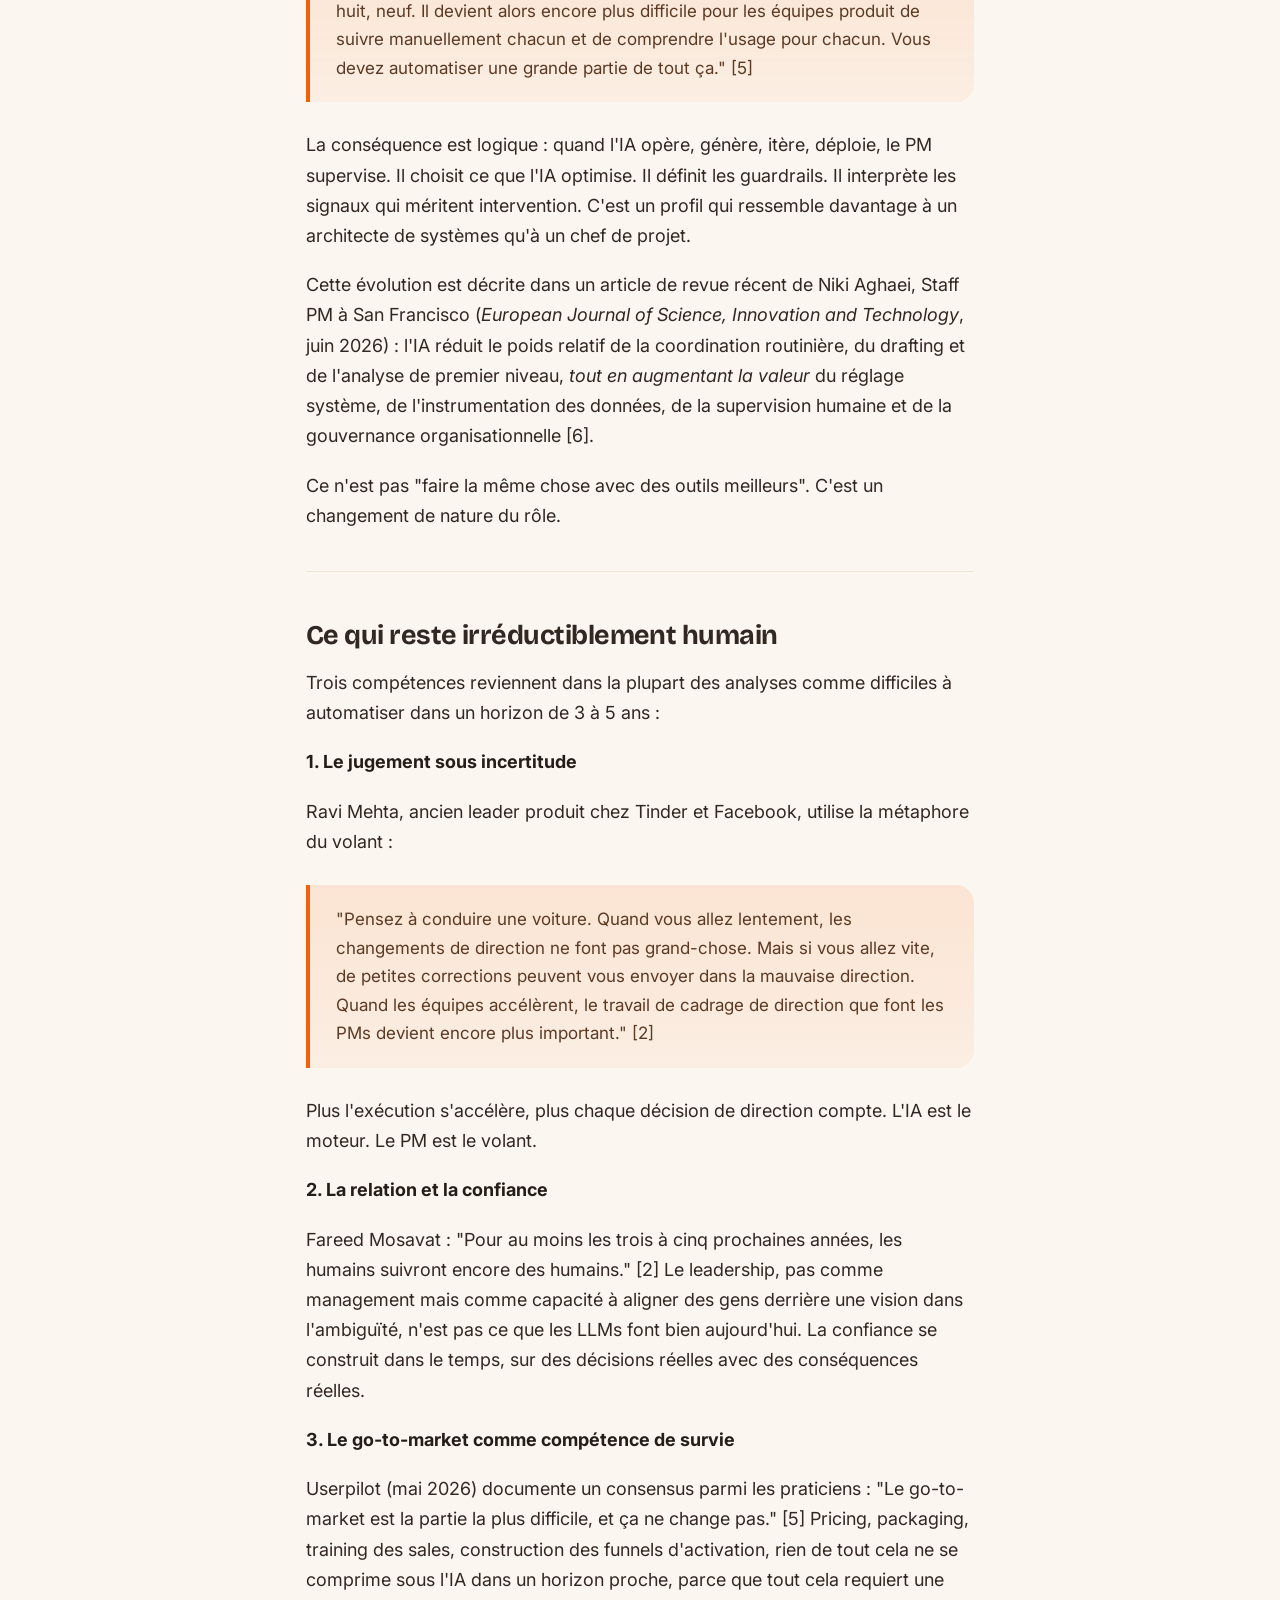
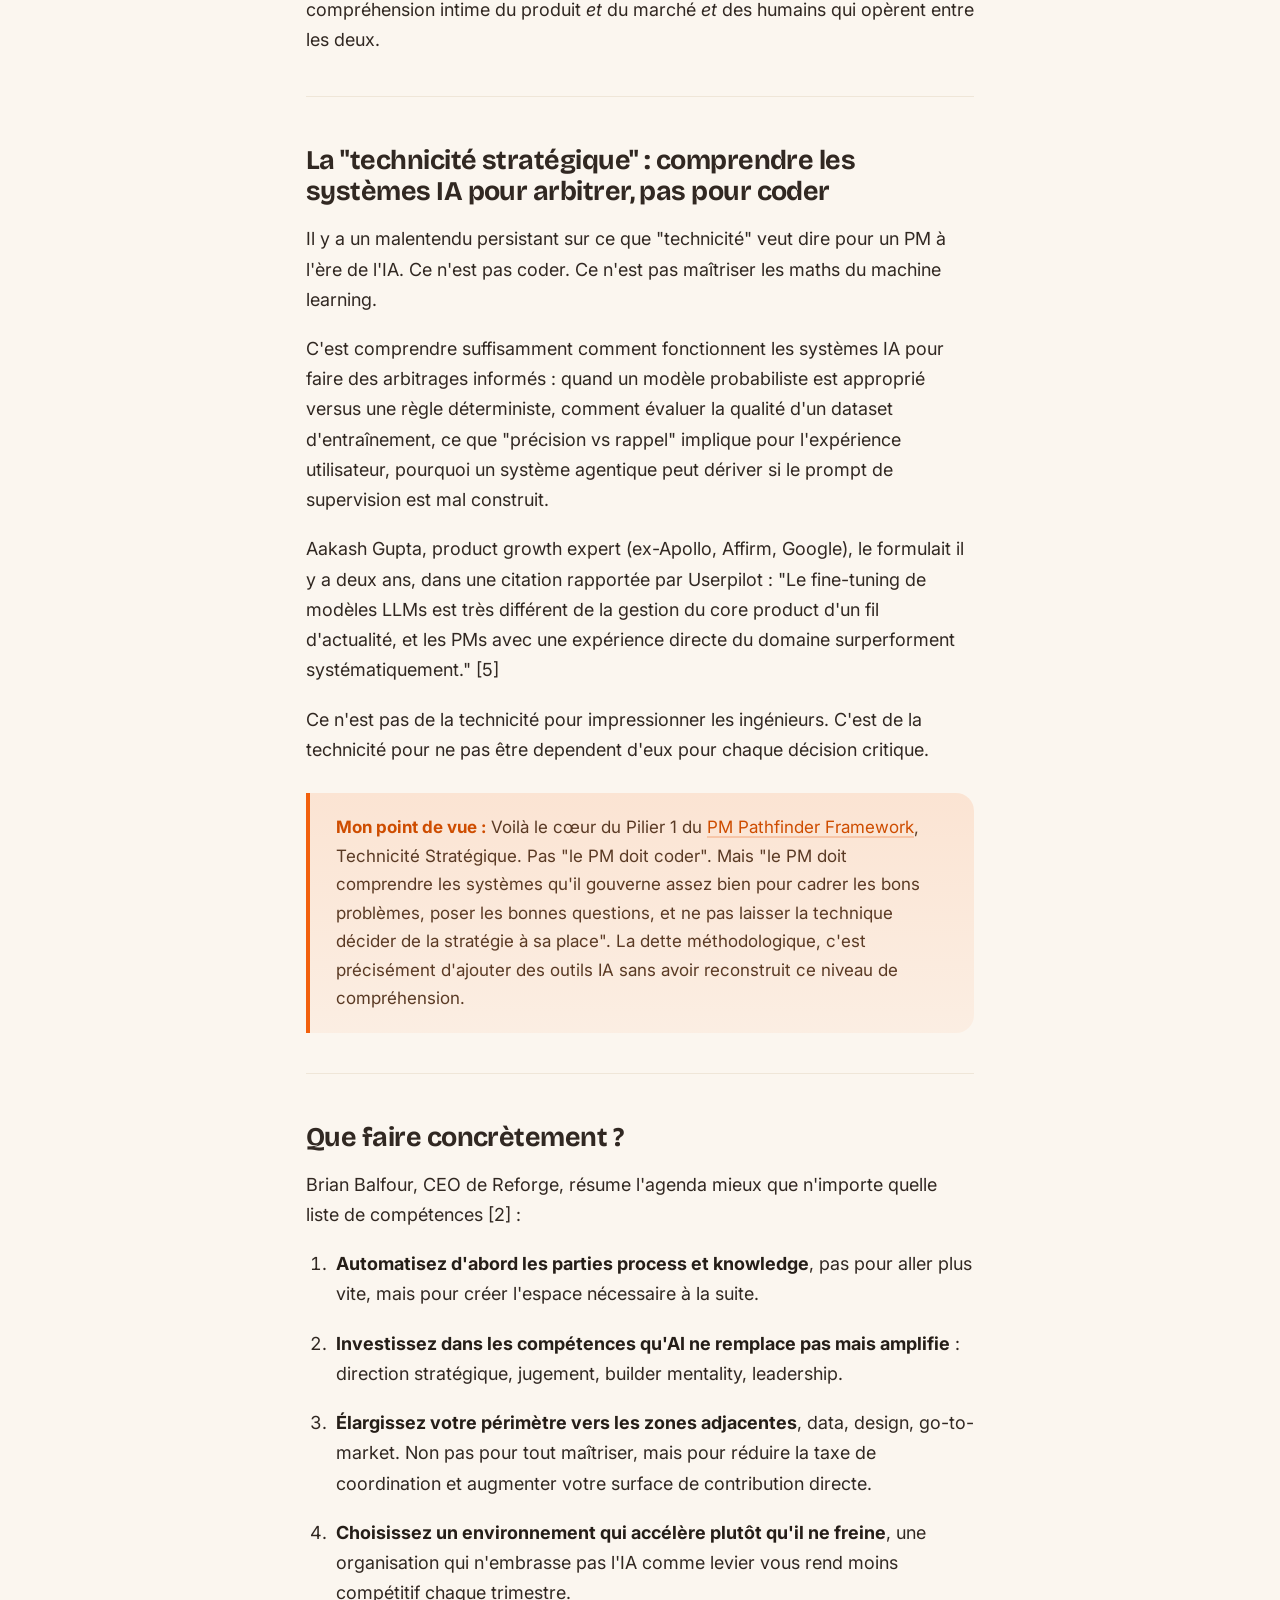
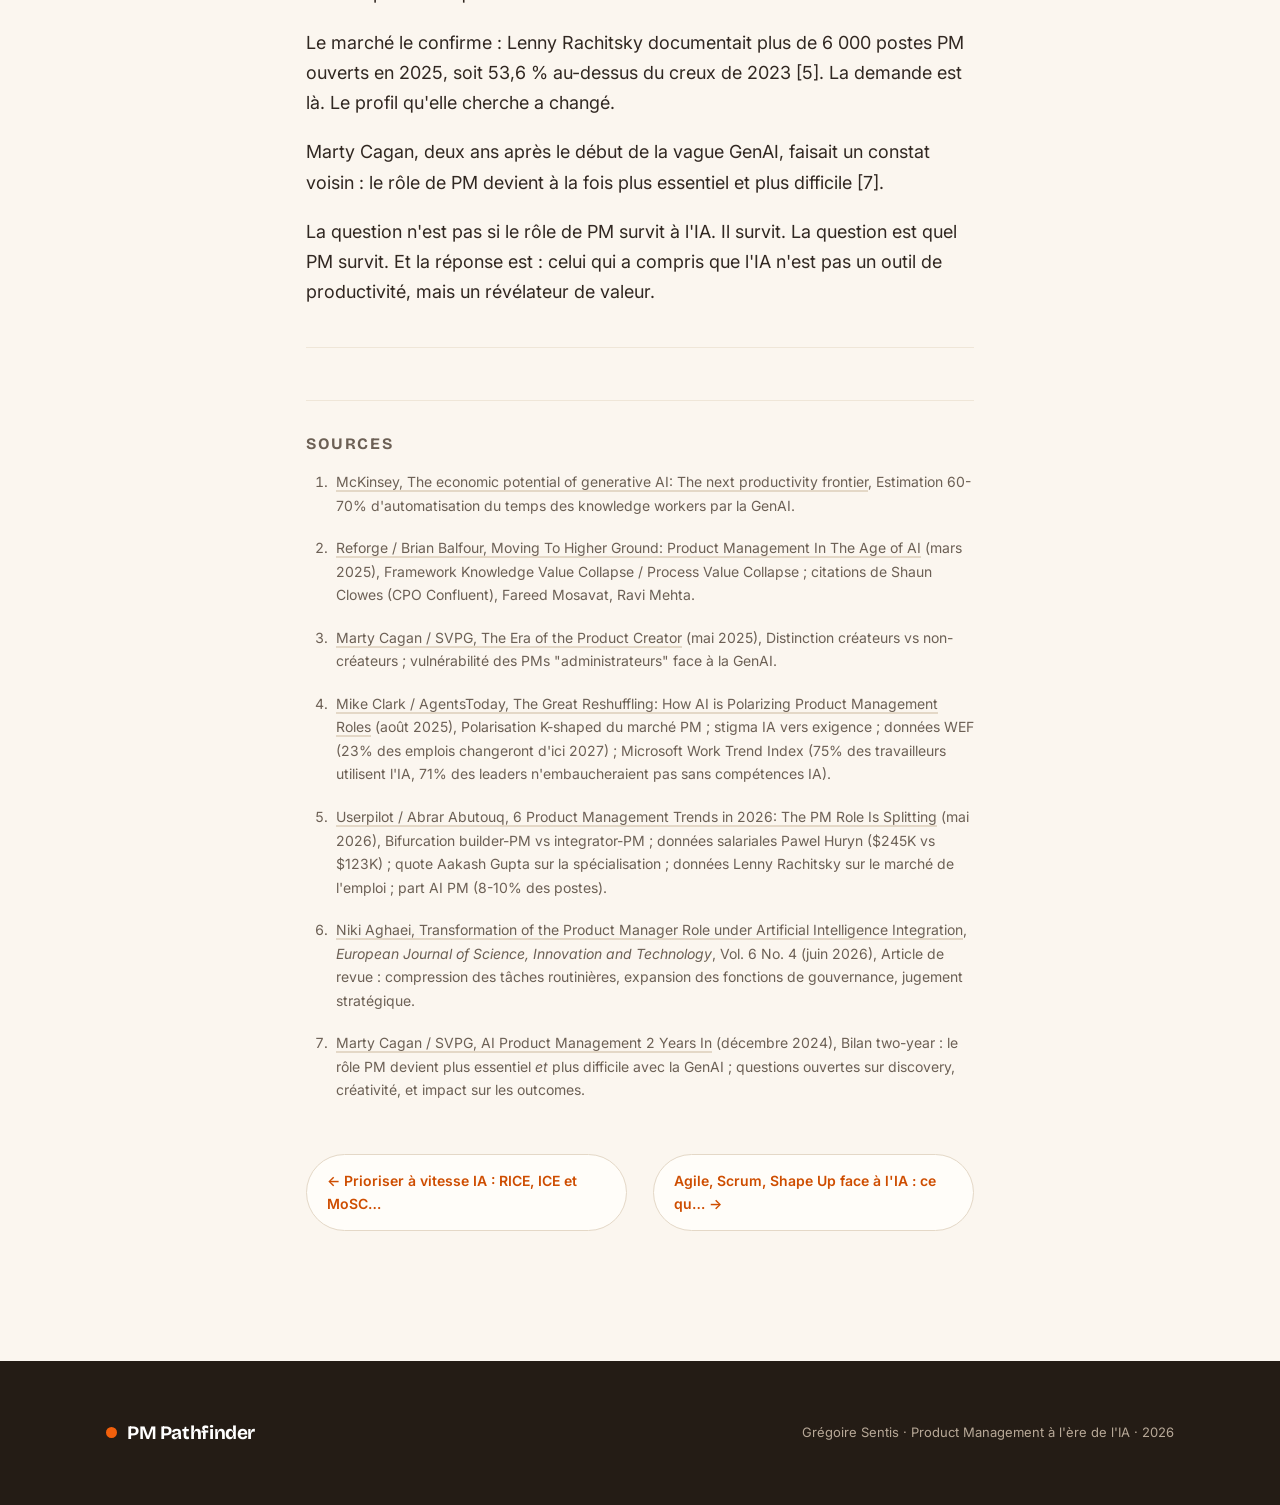
<file: articles/06-competences.html>
<!doctype html><html lang="fr"><head>
<meta charset="utf-8"><meta name="viewport" content="width=device-width,initial-scale=1">
<title>Le PM full-stack : quelles compétences à l&#x27;ère de l&#x27;IA, PM Pathfinder</title>
<meta name="description" content="L&#x27;IA n&#x27;efface pas le rôle de PM, elle en révèle le cœur. Les tâches exécutées par habitude s&#x27;automatisent. Ce qui reste, ce qui se délègue difficilement à un LLM, c&#x27;est le jugement, le goût, la capacité à cadrer les vrais problèmes. Voici pourquoi le PM de demain est moins un chef de projet augmenté qu&#x27;un architecte de décision.">
<link rel="preconnect" href="https://fonts.googleapis.com">
<link href="https://fonts.googleapis.com/css2?family=Bricolage+Grotesque:opsz,wght@12..96,400..800&family=Inter:wght@400;500;600;700&display=swap" rel="stylesheet">
<link rel="stylesheet" href="../styles.css">
<script defer src="/analytics.js"></script>
<link rel="canonical" href="https://www.gregoiresentis.com/articles/06-competences.html">
<meta property="og:type" content="article">
<meta property="og:site_name" content="PM Pathfinder">
<meta property="og:locale" content="fr_FR">
<meta property="og:title" content="Le PM full-stack : quelles compétences à l'ère de l'IA, PM Pathfinder">
<meta property="og:description" content="L'IA n'efface pas le rôle de PM, elle en révèle le cœur. Les tâches exécutées par habitude s'automatisent. Ce qui reste, ce qui se délègue difficilement à un LLM, c'est le jugement, le goût, la capacité à cadrer les vrais problèmes. Voici pourquoi le PM de demain est moins un chef de projet augmenté qu'un architecte de décision.">
<meta property="og:url" content="https://www.gregoiresentis.com/articles/06-competences.html">
<meta name="twitter:card" content="summary">
<meta name="twitter:title" content="Le PM full-stack : quelles compétences à l'ère de l'IA, PM Pathfinder">
<meta name="twitter:description" content="L'IA n'efface pas le rôle de PM, elle en révèle le cœur. Les tâches exécutées par habitude s'automatisent. Ce qui reste, ce qui se délègue difficilement à un LLM, c'est le jugement, le goût, la capacité à cadrer les vrais problèmes. Voici pourquoi le PM de demain est moins un chef de projet augmenté qu'un architecte de décision.">
<script type="application/ld+json">{"@context":"https://schema.org","@type":"BlogPosting","headline":"Le PM full-stack : quelles compétences à l'ère de l'IA","description":"L'IA n'efface pas le rôle de PM, elle en révèle le cœur. Les tâches exécutées par habitude s'automatisent. Ce qui reste, ce qui se délègue difficilement à un LLM, c'est le jugement, le goût, la capacité à cadrer les vrais problèmes. Voici pourquoi le PM de demain est moins un chef de projet augmenté qu'un architecte de décision.","inLanguage":"fr","mainEntityOfPage":{"@type":"WebPage","@id":"https://www.gregoiresentis.com/articles/06-competences.html"},"url":"https://www.gregoiresentis.com/articles/06-competences.html","author":{"@type":"Person","name":"Grégoire Sentis","url":"https://www.linkedin.com/in/gregoire-sentis/"},"publisher":{"@type":"Person","name":"Grégoire Sentis"}}</script>
</head><body>
<nav class="nav"><div class="wrap">
<a class="brand" href="../index.html"><span class="dot"></span> PM Pathfinder</a>
<div class="nav-links">
<a href="../index.html#articles">Articles</a>
<a href="../index.html#framework">Le Framework</a>
<a href="../articles/10-framework.html">Méthode</a>
<a class="nav-cta" href="../index.html#contact">Travailler ensemble</a>
</div></div></nav>

<article class="article"><div class="wrap">
<a class="crumb" href="../index.html#articles">← Tous les articles</a>
<div class="ahead">
<span class="badge">Technicité Stratégique</span>
<h1>Le PM full-stack : quelles compétences à l&#x27;ère de l&#x27;IA</h1>
<div class="amenu"><span>Article 06/10</span><span>·</span><span>~9 min</span><span>·</span><span>Grégoire Sentis</span></div>
</div>
<div class="prose"><p>Il y a un discours confortable qui circule dans les équipes produit : "L'IA va nous faire gagner du temps sur les tâches répétitives, et on pourra enfin se concentrer sur la stratégie."</p>
<p>C'est le bon diagnostic, mais souvent la mauvaise conclusion.</p>
<p>Parce que si l'IA automatise les tâches répétitives, rédaction de PRD, synthèse d'interviews, grooming de backlog, rapports de statut, ce qu'elle révèle en même temps, c'est que beaucoup de PMs <em>ne faisaient presque que ça</em>. Pas par paresse. Par héritage organisationnel. Par conformité à un modèle de rôle construit autour de l'information scarce, du processus comme valeur ajoutée, et de la coordination comme légitimité.</p>
<p>Ce modèle montre ses limites. Et l'adapter à la marge, installer Notion AI, générer ses specs avec ChatGPT, revient à accumuler de la dette méthodologique plutôt qu'à en sortir (le concept est défini dans <a href="10-framework.html">l'article de synthèse sur le PM Pathfinder Framework</a>).</p>
<hr />
<h2 id="lecueil-de-la-tache-pourquoi-compter-les-activites-automatisees-ne-suffit-pas">L'écueil de la tâche : pourquoi compter les activités automatisées ne suffit pas</h2>
<p>Une première limite analytique est de traiter le rôle PM comme une somme de tâches, puis de cocher celles qu'une IA peut accomplir. Cette approche est celle de McKinsey, qui estimait que la GenAI pourrait absorber 60 à 70 % du temps des knowledge workers, contre 50 % pour les vagues d'automatisation précédentes [1]. C'est un chiffre utile pour comprendre l'ampleur du changement, pas pour décider quoi faire.</p>
<p>Pourquoi ? Parce que <strong>toutes les tâches ne créent pas la même valeur</strong>. Shaun Clowes, CPO de Confluent, le dit sans détour dans son échange avec Reforge (mars 2025) :</p>
<blockquote>
<p>"Votre connaissance de ce que disent les clients, du marché, de la technologie, de votre propre produit était précieuse parce qu'elle était difficile à obtenir, difficile à maintenir, et difficile à interroger." [2]</p>
</blockquote>
<p>Cette rareté-là a disparu. Les LLMs ont démocratisé l'accès à une connaissance qui prenait autrefois des années à accumuler. Une analyse concurrentielle qui nécessitait deux semaines prend maintenant quinze minutes. La synthèse de cinquante interviews utilisateurs se fait en un quart d'heure. Les frameworks de priorisation, RICE, MoSCoW, impact/effort, peuvent être générés et peuplés automatiquement.</p>
<p>Reforge appelle ce phénomène un double effondrement : <strong>Knowledge Value Collapse</strong> et <strong>Process Value Collapse</strong> [2]. Ce qui constituait la base de la légitimité d'un PM intermédiaire, savoir plus que les autres, avoir un processus structuré, s'est commoditisé.</p>
<p>La question n'est donc pas "quelles tâches l'IA remplace-t-elle ?" mais "une fois ces tâches absorbées, qu'est-ce qui justifie encore un PM ?"</p>
<hr />
<h2 id="ce-que-lia-ne-peut-pas-faire-le-jugement-comme-competence-irreductible">Ce que l'IA ne peut pas faire : le jugement comme compétence irréductible</h2>
<p>La réponse de Fareed Mosavat (ex-Reforge, Slack, Instacart), elle aussi tirée de l'échange Reforge de mars 2025, est la plus honnête que j'aie lue :</p>
<blockquote>
<p>"Je peux sortir une spec en douze minutes maintenant. Ça m'aurait pris sept heures. Mais ce sont toutes les micro-décisions, ce qu'on appelle le product sense, le goût, la priorisation, qui sont en réalité <em>plus difficiles</em> maintenant, parce que le champ des solutions possibles est encore plus large." [2]</p>
</blockquote>
<p>C'est contre-intuitif, mais c'est juste. L'IA accélère l'exécution, donc elle <em>multiplie</em> les points de décision. Quand prototyper coûte dix fois moins cher, on doit décider dix fois plus souvent. Et décider quoi ne pas construire reste, pour l'instant, une décision humaine.</p>
<p>Marty Cagan, fondateur du Silicon Valley Product Group, formalise cette idée dans "The Era of the Product Creator" (mai 2025) : ce qui différencie un PM irremplaçable, c'est d'être un <strong>créateur de produit</strong>, quelqu'un qui prend la responsabilité de la valeur et de la viabilité, pas un facilitateur ou un administrateur de backlog. Sa mise en garde est directe :</p>
<blockquote>
<p>"Les product managers non-créateurs sont de plus en plus et particulièrement vulnérables avec la montée de la GenAI." [3]</p>
</blockquote>
<p>La même logique s'applique à la <strong>direction stratégique</strong>. Shaun Clowes encore : "Vous essayez de trouver l'angle, la question qui n'a pas encore été posée et qui vous donne un insight que les autres n'ont pas." Ce n'est pas un workflow. Ce n'est pas un prompt. C'est de la pensée.</p>
<blockquote>
<p><strong>Mon point de vue :</strong> Le glissement que je vois le plus souvent : des PMs qui confondent "utiliser l'IA" avec "être un PM à l'ère de l'IA". Installer dix outils et générer des specs plus vite, cela reste de l'optimisation de surface. La vraie transformation, c'est de se demander : maintenant que l'exécution est accélérée, <em>qu'est-ce que je décide de ne pas faire ?</em> La valeur du PM se déplace de la production d'artefacts vers la qualité du cadrage des problèmes. Et ça, ça demande une refonte de la méthode, pas un abonnement SaaS de plus.</p>
</blockquote>
<hr />
<h2 id="la-polarisation-du-marche-le-milieu-se-resserre">La polarisation du marché : le milieu se resserre</h2>
<p>Les données du marché de l'emploi confirment ce que l'analyse conceptuelle prédit. En 2026, le rôle PM ne se transforme pas uniformément, il se <strong>scinde</strong>.</p>
<p>Mike Clark, dans son analyse "The Great Reshuffling" (août 2025), décrit une courbe en K inversé : la demande explose aux deux extrêmes, tandis que le milieu s'érode [4]. D'un côté, les <strong>AI-focused PMs</strong>, spécialistes qui construisent des produits IA, naviguent à l'intersection de la data science et de la stratégie produit. De l'autre, les <strong>AI-powered PMs</strong>, généralistes qui ont profondément intégré l'IA dans leur workflow et atteignent des niveaux de productivité inaccessibles aux autres.</p>
<p>Abrar Abutouq, PM chez Userpilot, précise la bifurcation pratique (mai 2026) :</p>
<ul>
<li>Le <strong>builder-PM</strong> : AI-natif, ship ses propres prototypes, travaille sur des équipes qui brouillent délibérément la frontière PM/ingénieur.</li>
<li>L'<strong>integrator-PM</strong> : haute intelligence émotionnelle, cross-fonctionnel, ownership du roadmap dans des environnements B2B complexes où l'alignement interne reste un problème humain. [5]</li>
</ul>
<p>Ce que le builder-PM fait concrètement, avec quels outils et quelles limites, est détaillé dans <a href="04-delivery.html">l'article sur le prototypage IA</a>.</p>
<p>Les salaires racontent la même histoire. Pawel Huryn, coach produit qui suit les données de compensation PM, estime le salaire 2026 des AI PMs aux États-Unis à environ 245 000 $, contre 123 000 $ pour les PMs traditionnels [5]. Un écart de 122 000 $ qui représente deux trajectoires de carrière différentes, pas deux niveaux sur la même échelle.</p>
<blockquote>
<p><strong>Mon point de vue :</strong> Je refuse de présenter cet écart salarial comme un argument pour "devenir AI PM". Les postes AI PM représentent 8 à 10 % de l'offre mondiale selon les estimations actuelles [5]. Ce n'est pas un marché de masse. Ce qui compte davantage, c'est l'autre message des données : les postes généralistes sans composante IA <em>ou</em> sans spécialisation sectorielle forte disparaissent. Quel que soit votre archétype, le flou devient une position de plus en plus difficile à tenir.</p>
</blockquote>
<hr />
<h2 id="le-pm-comme-gouverneur-pas-comme-operateur">Le PM comme gouverneur, pas comme opérateur</h2>
<p>Il y a une troisième mutation, moins visible dans les fiches de poste mais peut-être la plus structurante : le déplacement du PM d'<strong>opérateur</strong> à <strong>gouverneur</strong>.</p>
<p>Yazan Sehwail, CEO d'Userpilot, le formule ainsi :</p>
<blockquote>
<p>"Au lieu de sortir un ou deux features par trimestre, vous en sortez sept, huit, neuf. Il devient alors encore plus difficile pour les équipes produit de suivre manuellement chacun et de comprendre l'usage pour chacun. Vous devez automatiser une grande partie de tout ça." [5]</p>
</blockquote>
<p>La conséquence est logique : quand l'IA opère, génère, itère, déploie, le PM supervise. Il choisit ce que l'IA optimise. Il définit les guardrails. Il interprète les signaux qui méritent intervention. C'est un profil qui ressemble davantage à un architecte de systèmes qu'à un chef de projet.</p>
<p>Cette évolution est décrite dans un article de revue récent de Niki Aghaei, Staff PM à San Francisco (<em>European Journal of Science, Innovation and Technology</em>, juin 2026) : l'IA réduit le poids relatif de la coordination routinière, du drafting et de l'analyse de premier niveau, <em>tout en augmentant la valeur</em> du réglage système, de l'instrumentation des données, de la supervision humaine et de la gouvernance organisationnelle [6].</p>
<p>Ce n'est pas "faire la même chose avec des outils meilleurs". C'est un changement de nature du rôle.</p>
<hr />
<h2 id="ce-qui-reste-irreductiblement-humain">Ce qui reste irréductiblement humain</h2>
<p>Trois compétences reviennent dans la plupart des analyses comme difficiles à automatiser dans un horizon de 3 à 5 ans :</p>
<p><strong>1. Le jugement sous incertitude</strong></p>
<p>Ravi Mehta, ancien leader produit chez Tinder et Facebook, utilise la métaphore du volant :</p>
<blockquote>
<p>"Pensez à conduire une voiture. Quand vous allez lentement, les changements de direction ne font pas grand-chose. Mais si vous allez vite, de petites corrections peuvent vous envoyer dans la mauvaise direction. Quand les équipes accélèrent, le travail de cadrage de direction que font les PMs devient encore plus important." [2]</p>
</blockquote>
<p>Plus l'exécution s'accélère, plus chaque décision de direction compte. L'IA est le moteur. Le PM est le volant.</p>
<p><strong>2. La relation et la confiance</strong></p>
<p>Fareed Mosavat : "Pour au moins les trois à cinq prochaines années, les humains suivront encore des humains." [2] Le leadership, pas comme management mais comme capacité à aligner des gens derrière une vision dans l'ambiguïté, n'est pas ce que les LLMs font bien aujourd'hui. La confiance se construit dans le temps, sur des décisions réelles avec des conséquences réelles.</p>
<p><strong>3. Le go-to-market comme compétence de survie</strong></p>
<p>Userpilot (mai 2026) documente un consensus parmi les praticiens : "Le go-to-market est la partie la plus difficile, et ça ne change pas." [5] Pricing, packaging, training des sales, construction des funnels d'activation, rien de tout cela ne se comprime sous l'IA dans un horizon proche, parce que tout cela requiert une compréhension intime du produit <em>et</em> du marché <em>et</em> des humains qui opèrent entre les deux.</p>
<hr />
<h2 id="la-technicite-strategique-comprendre-les-systemes-ia-pour-arbitrer-pas-pour-coder">La "technicité stratégique" : comprendre les systèmes IA pour arbitrer, pas pour coder</h2>
<p>Il y a un malentendu persistant sur ce que "technicité" veut dire pour un PM à l'ère de l'IA. Ce n'est pas coder. Ce n'est pas maîtriser les maths du machine learning.</p>
<p>C'est comprendre suffisamment comment fonctionnent les systèmes IA pour faire des arbitrages informés : quand un modèle probabiliste est approprié versus une règle déterministe, comment évaluer la qualité d'un dataset d'entraînement, ce que "précision vs rappel" implique pour l'expérience utilisateur, pourquoi un système agentique peut dériver si le prompt de supervision est mal construit.</p>
<p>Aakash Gupta, product growth expert (ex-Apollo, Affirm, Google), le formulait il y a deux ans, dans une citation rapportée par Userpilot : "Le fine-tuning de modèles LLMs est très différent de la gestion du core product d'un fil d'actualité, et les PMs avec une expérience directe du domaine surperforment systématiquement." [5]</p>
<p>Ce n'est pas de la technicité pour impressionner les ingénieurs. C'est de la technicité pour ne pas être dependent d'eux pour chaque décision critique.</p>
<blockquote>
<p><strong>Mon point de vue :</strong> Voilà le cœur du Pilier 1 du <a href="10-framework.html">PM Pathfinder Framework</a>, Technicité Stratégique. Pas "le PM doit coder". Mais "le PM doit comprendre les systèmes qu'il gouverne assez bien pour cadrer les bons problèmes, poser les bonnes questions, et ne pas laisser la technique décider de la stratégie à sa place". La dette méthodologique, c'est précisément d'ajouter des outils IA sans avoir reconstruit ce niveau de compréhension.</p>
</blockquote>
<hr />
<h2 id="que-faire-concretement">Que faire concrètement ?</h2>
<p>Brian Balfour, CEO de Reforge, résume l'agenda mieux que n'importe quelle liste de compétences [2] :</p>
<ol>
<li>
<p><strong>Automatisez d'abord les parties process et knowledge</strong>, pas pour aller plus vite, mais pour créer l'espace nécessaire à la suite.</p>
</li>
<li>
<p><strong>Investissez dans les compétences qu'AI ne remplace pas mais amplifie</strong> : direction stratégique, jugement, builder mentality, leadership.</p>
</li>
<li>
<p><strong>Élargissez votre périmètre vers les zones adjacentes</strong>, data, design, go-to-market. Non pas pour tout maîtriser, mais pour réduire la taxe de coordination et augmenter votre surface de contribution directe.</p>
</li>
<li>
<p><strong>Choisissez un environnement qui accélère plutôt qu'il ne freine</strong>, une organisation qui n'embrasse pas l'IA comme levier vous rend moins compétitif chaque trimestre.</p>
</li>
</ol>
<p>Le marché le confirme : Lenny Rachitsky documentait plus de 6 000 postes PM ouverts en 2025, soit 53,6 % au-dessus du creux de 2023 [5]. La demande est là. Le profil qu'elle cherche a changé.</p>
<p>Marty Cagan, deux ans après le début de la vague GenAI, faisait un constat voisin : le rôle de PM devient à la fois plus essentiel et plus difficile [7].</p>
<p>La question n'est pas si le rôle de PM survit à l'IA. Il survit. La question est quel PM survit. Et la réponse est : celui qui a compris que l'IA n'est pas un outil de productivité, mais un révélateur de valeur.</p>
<hr />
<h2 id="sources">Sources</h2>
<ol>
<li>
<p><a href="https://www.mckinsey.com/capabilities/tech-and-ai/our-insights/the-economic-potential-of-generative-ai-the-next-productivity-frontier">McKinsey, The economic potential of generative AI: The next productivity frontier</a>, Estimation 60-70% d'automatisation du temps des knowledge workers par la GenAI.</p>
</li>
<li>
<p><a href="https://www.reforge.com/blog/ai-impact-product-management">Reforge / Brian Balfour, Moving To Higher Ground: Product Management In The Age of AI</a> (mars 2025), Framework Knowledge Value Collapse / Process Value Collapse ; citations de Shaun Clowes (CPO Confluent), Fareed Mosavat, Ravi Mehta.</p>
</li>
<li>
<p><a href="https://www.svpg.com/the-era-of-the-product-creator/">Marty Cagan / SVPG, The Era of the Product Creator</a> (mai 2025), Distinction créateurs vs non-créateurs ; vulnérabilité des PMs "administrateurs" face à la GenAI.</p>
</li>
<li>
<p><a href="https://agentstoday.substack.com/p/agents-today-16-the-great-reshuffling">Mike Clark / AgentsToday, The Great Reshuffling: How AI is Polarizing Product Management Roles</a> (août 2025), Polarisation K-shaped du marché PM ; stigma IA vers exigence ; données WEF (23% des emplois changeront d'ici 2027) ; Microsoft Work Trend Index (75% des travailleurs utilisent l'IA, 71% des leaders n'embaucheraient pas sans compétences IA).</p>
</li>
<li>
<p><a href="https://userpilot.com/blog/product-management-trends/">Userpilot / Abrar Abutouq, 6 Product Management Trends in 2026: The PM Role Is Splitting</a> (mai 2026), Bifurcation builder-PM vs integrator-PM ; données salariales Pawel Huryn ($245K vs $123K) ; quote Aakash Gupta sur la spécialisation ; données Lenny Rachitsky sur le marché de l'emploi ; part AI PM (8-10% des postes).</p>
</li>
<li>
<p><a href="https://www.ejsit-journal.com/index.php/ejsit/article/view/776">Niki Aghaei, Transformation of the Product Manager Role under Artificial Intelligence Integration</a>, <em>European Journal of Science, Innovation and Technology</em>, Vol. 6 No. 4 (juin 2026), Article de revue : compression des tâches routinières, expansion des fonctions de gouvernance, jugement stratégique.</p>
</li>
<li>
<p><a href="https://www.svpg.com/ai-product-management-2-years-in/">Marty Cagan / SVPG, AI Product Management 2 Years In</a> (décembre 2024), Bilan two-year : le rôle PM devient plus essentiel <em>et</em> plus difficile avec la GenAI ; questions ouvertes sur discovery, créativité, et impact sur les outcomes.</p>
</li>
</ol></div>
</div>
<nav class="anav"><a href="05-priorisation.html">← Prioriser à vitesse IA : RICE, ICE et MoSC…</a><a href="07-methodologies.html">Agile, Scrum, Shape Up face à l&#x27;IA : ce qu… →</a></nav>
</article>
<footer class="foot"><div class="wrap">
<div><a class="brand" href="../index.html" style="display:flex;gap:10px;align-items:center"><span class="dot" style="width:11px;height:11px;border-radius:9999px;background:var(--accent)"></span> PM Pathfinder</a></div>
<div class="small">Grégoire Sentis · Product Management à l'ère de l'IA · 2026</div>
</div></footer>
</body></html>
</file>
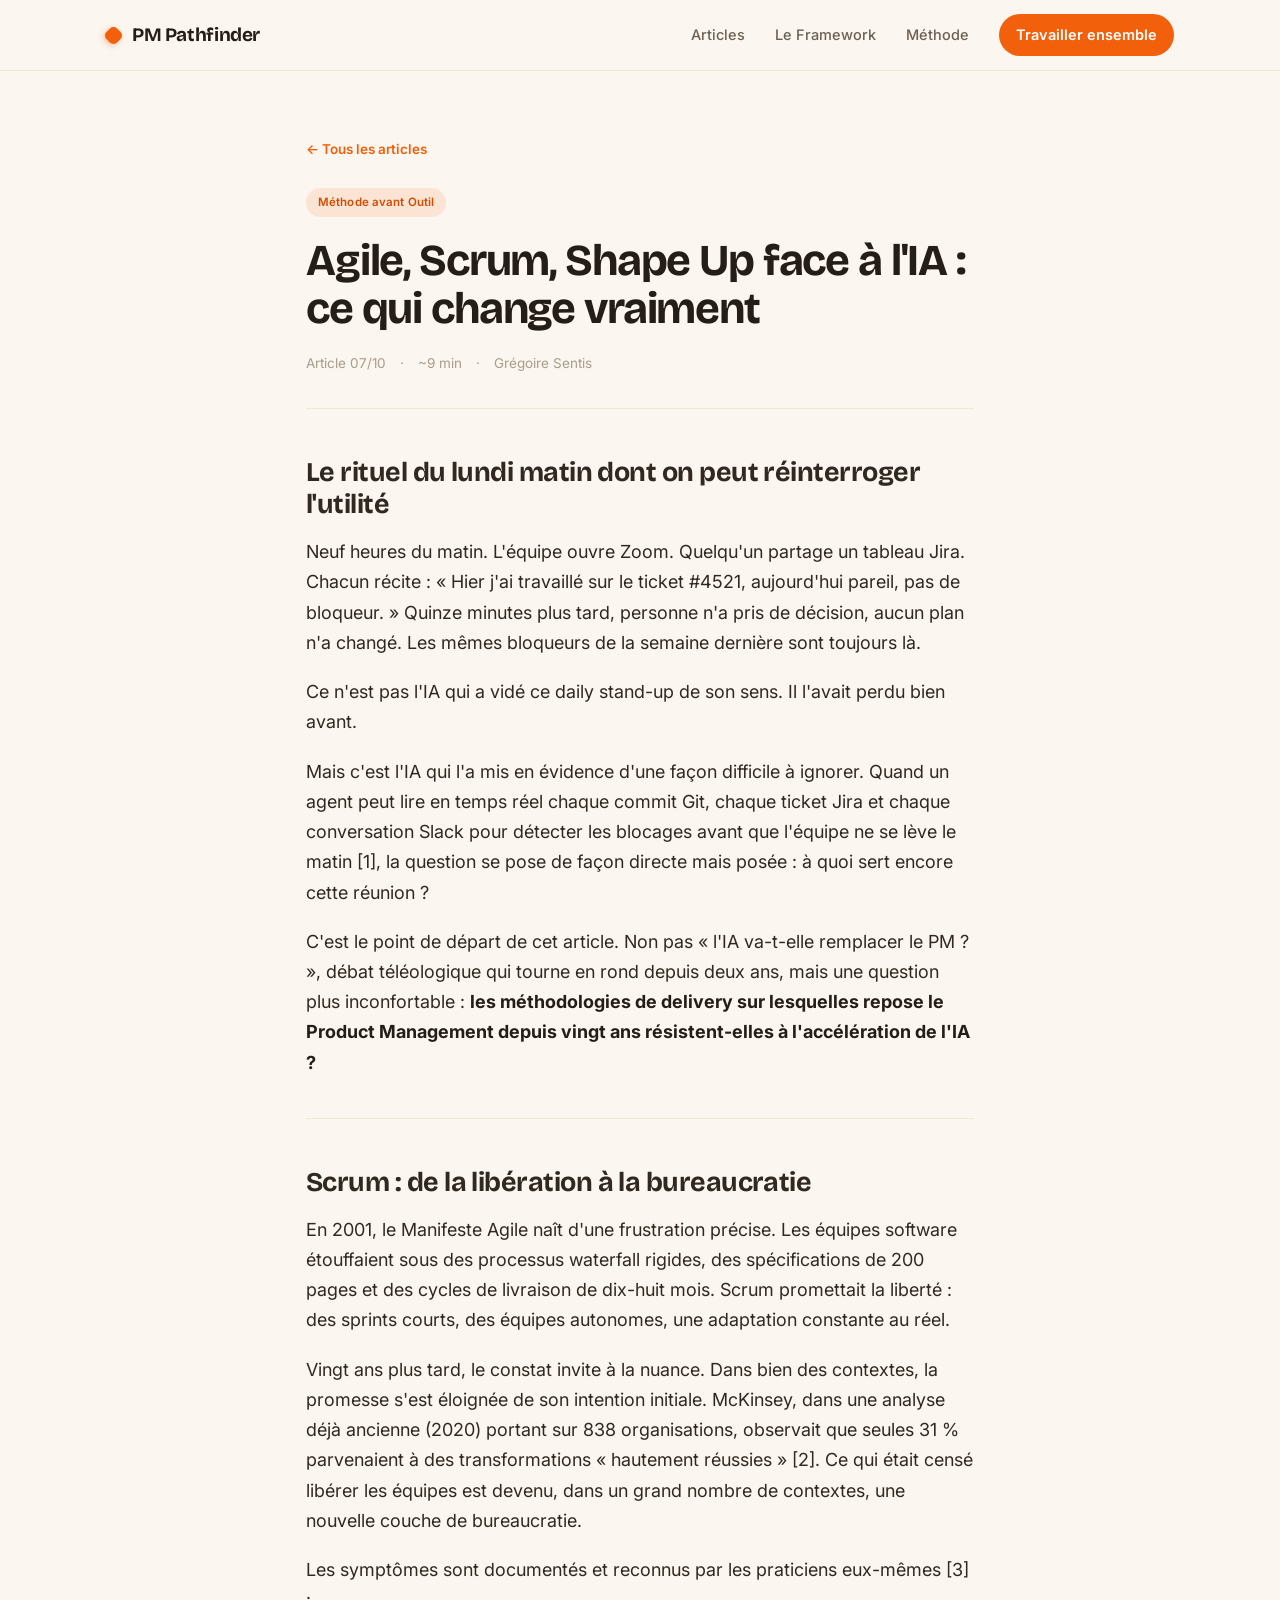
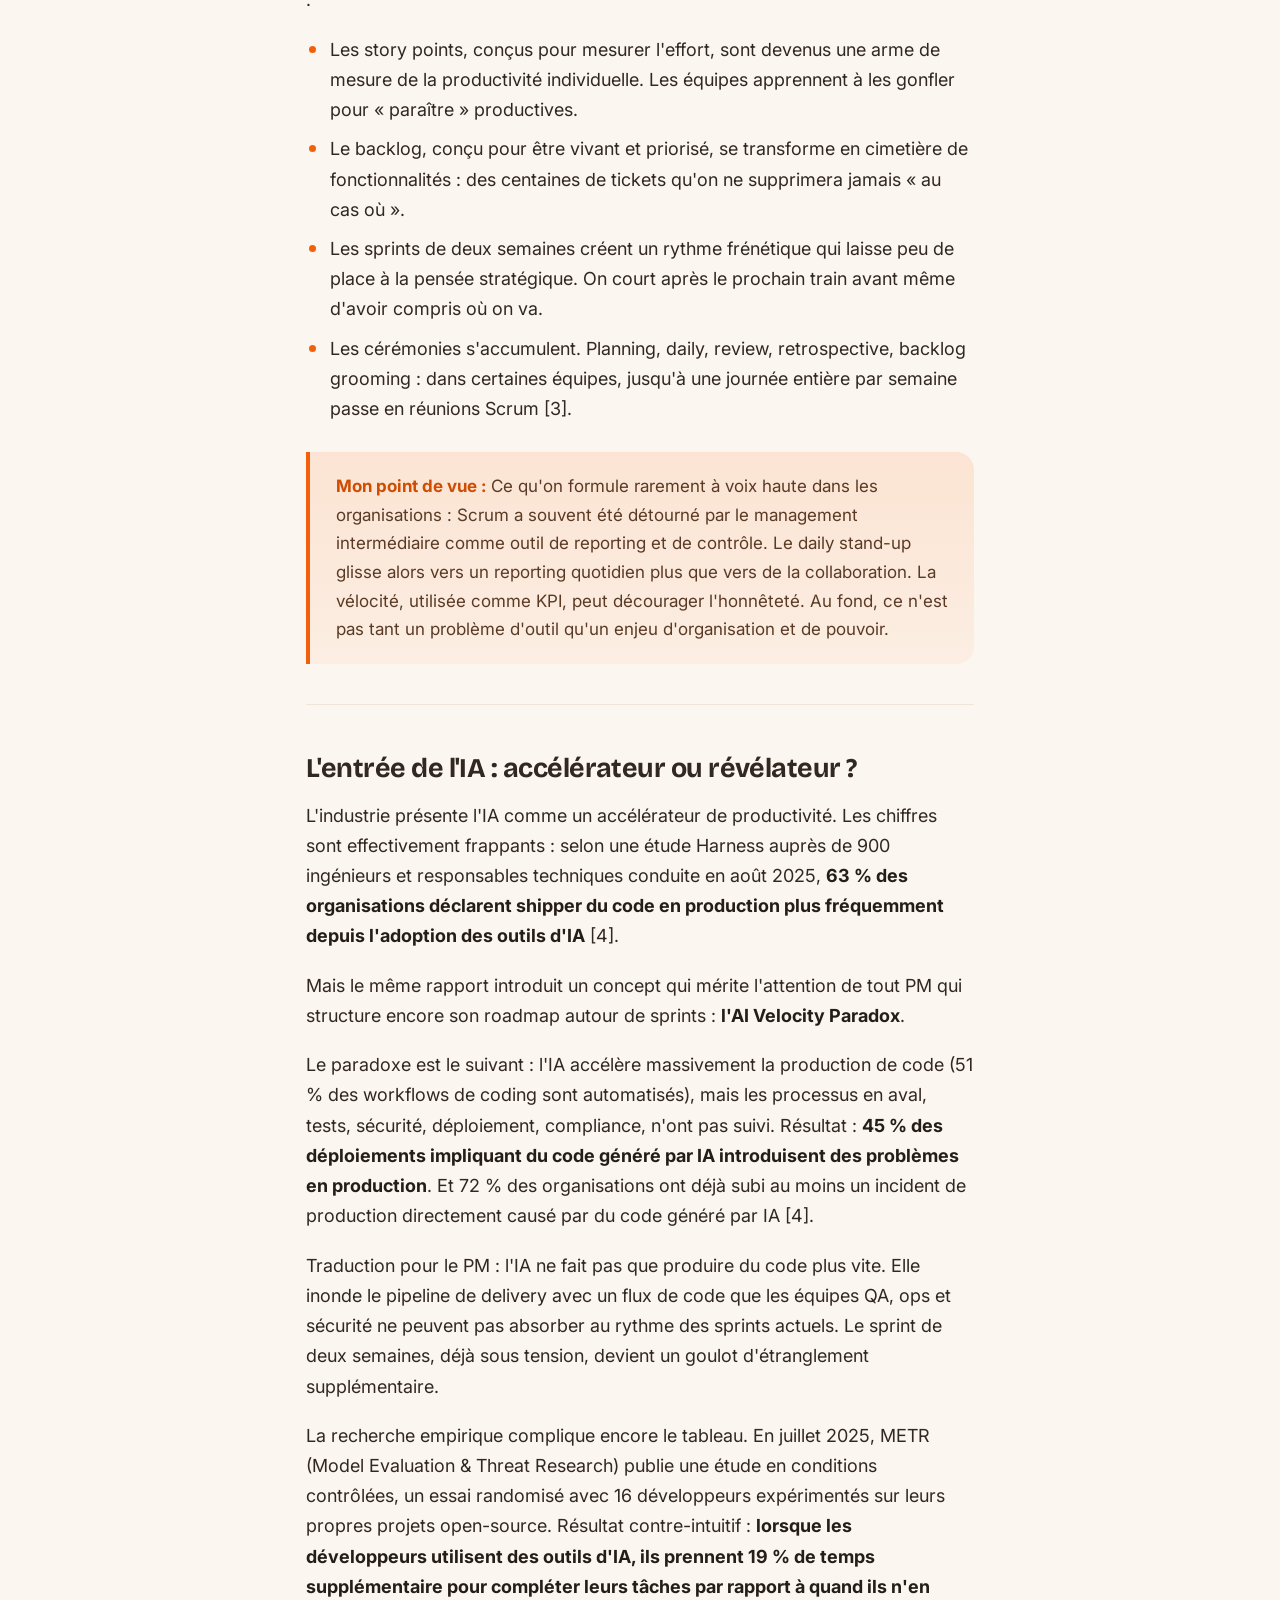
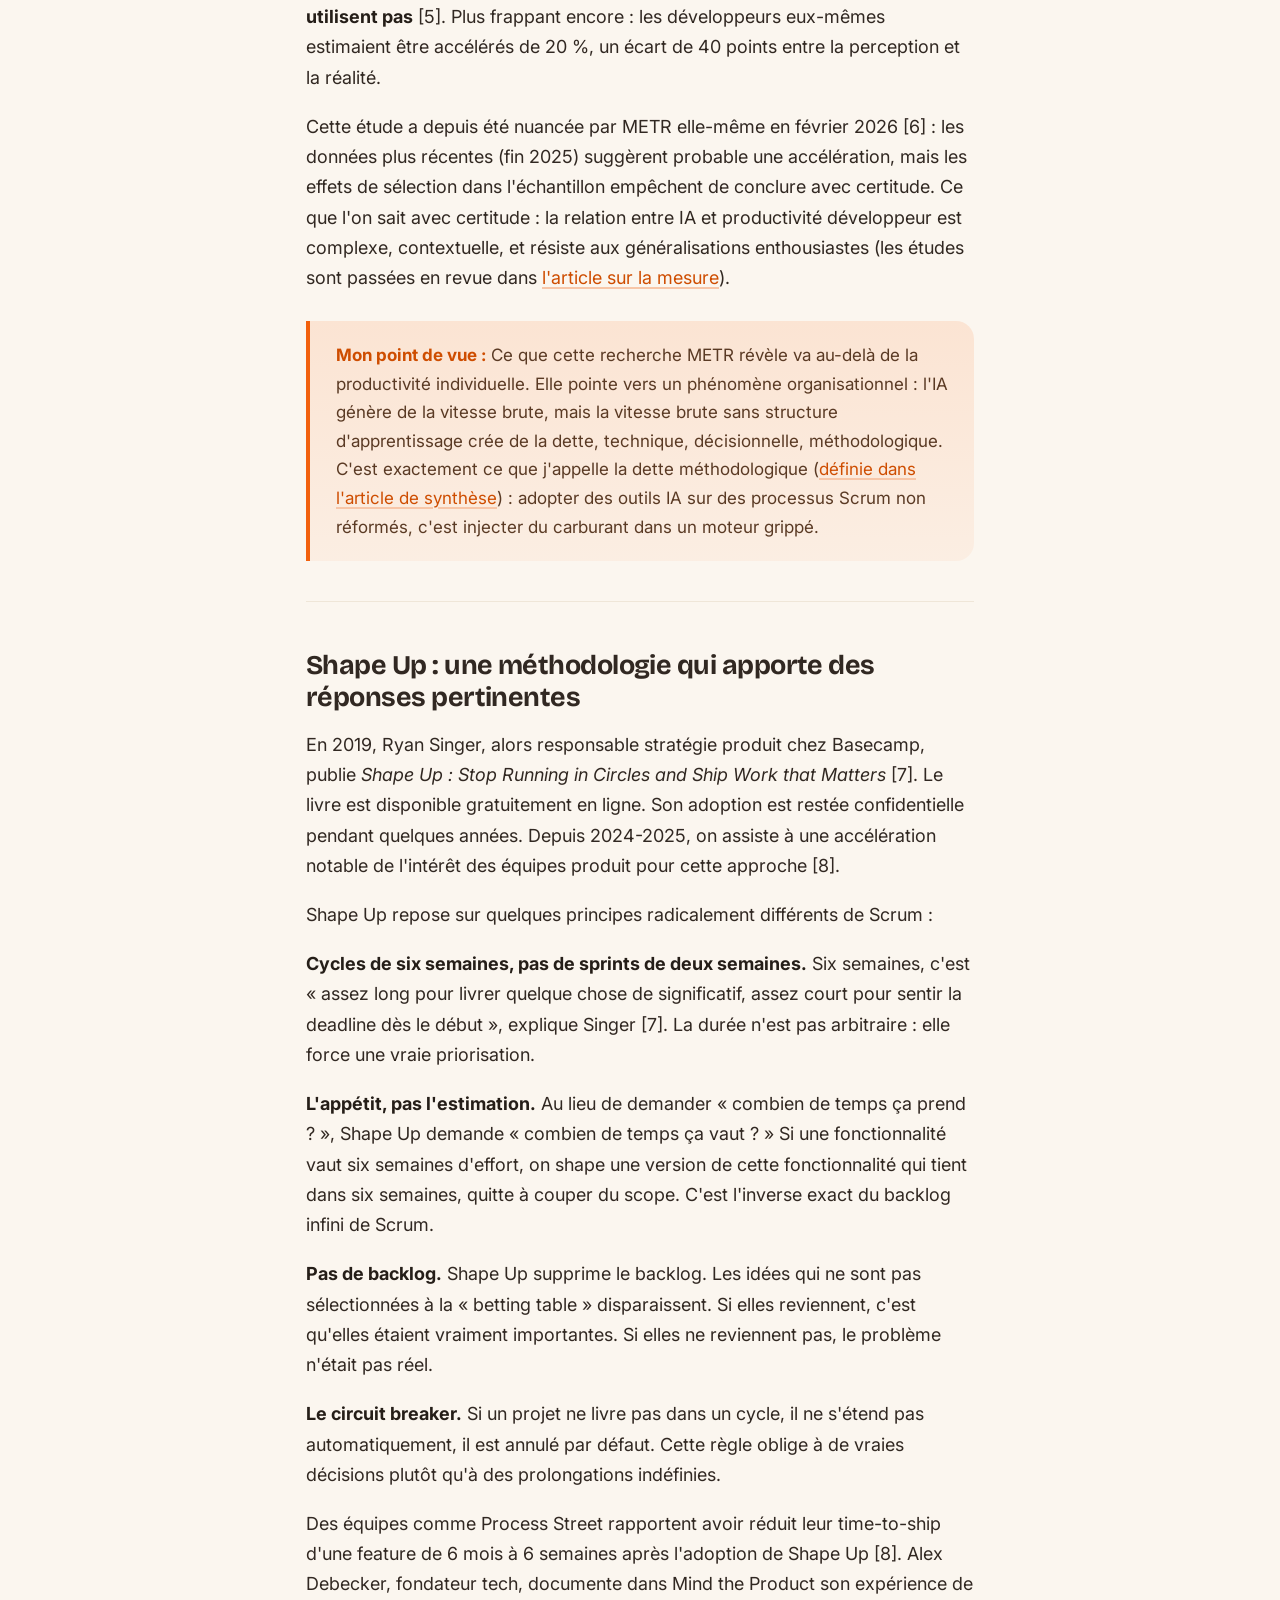
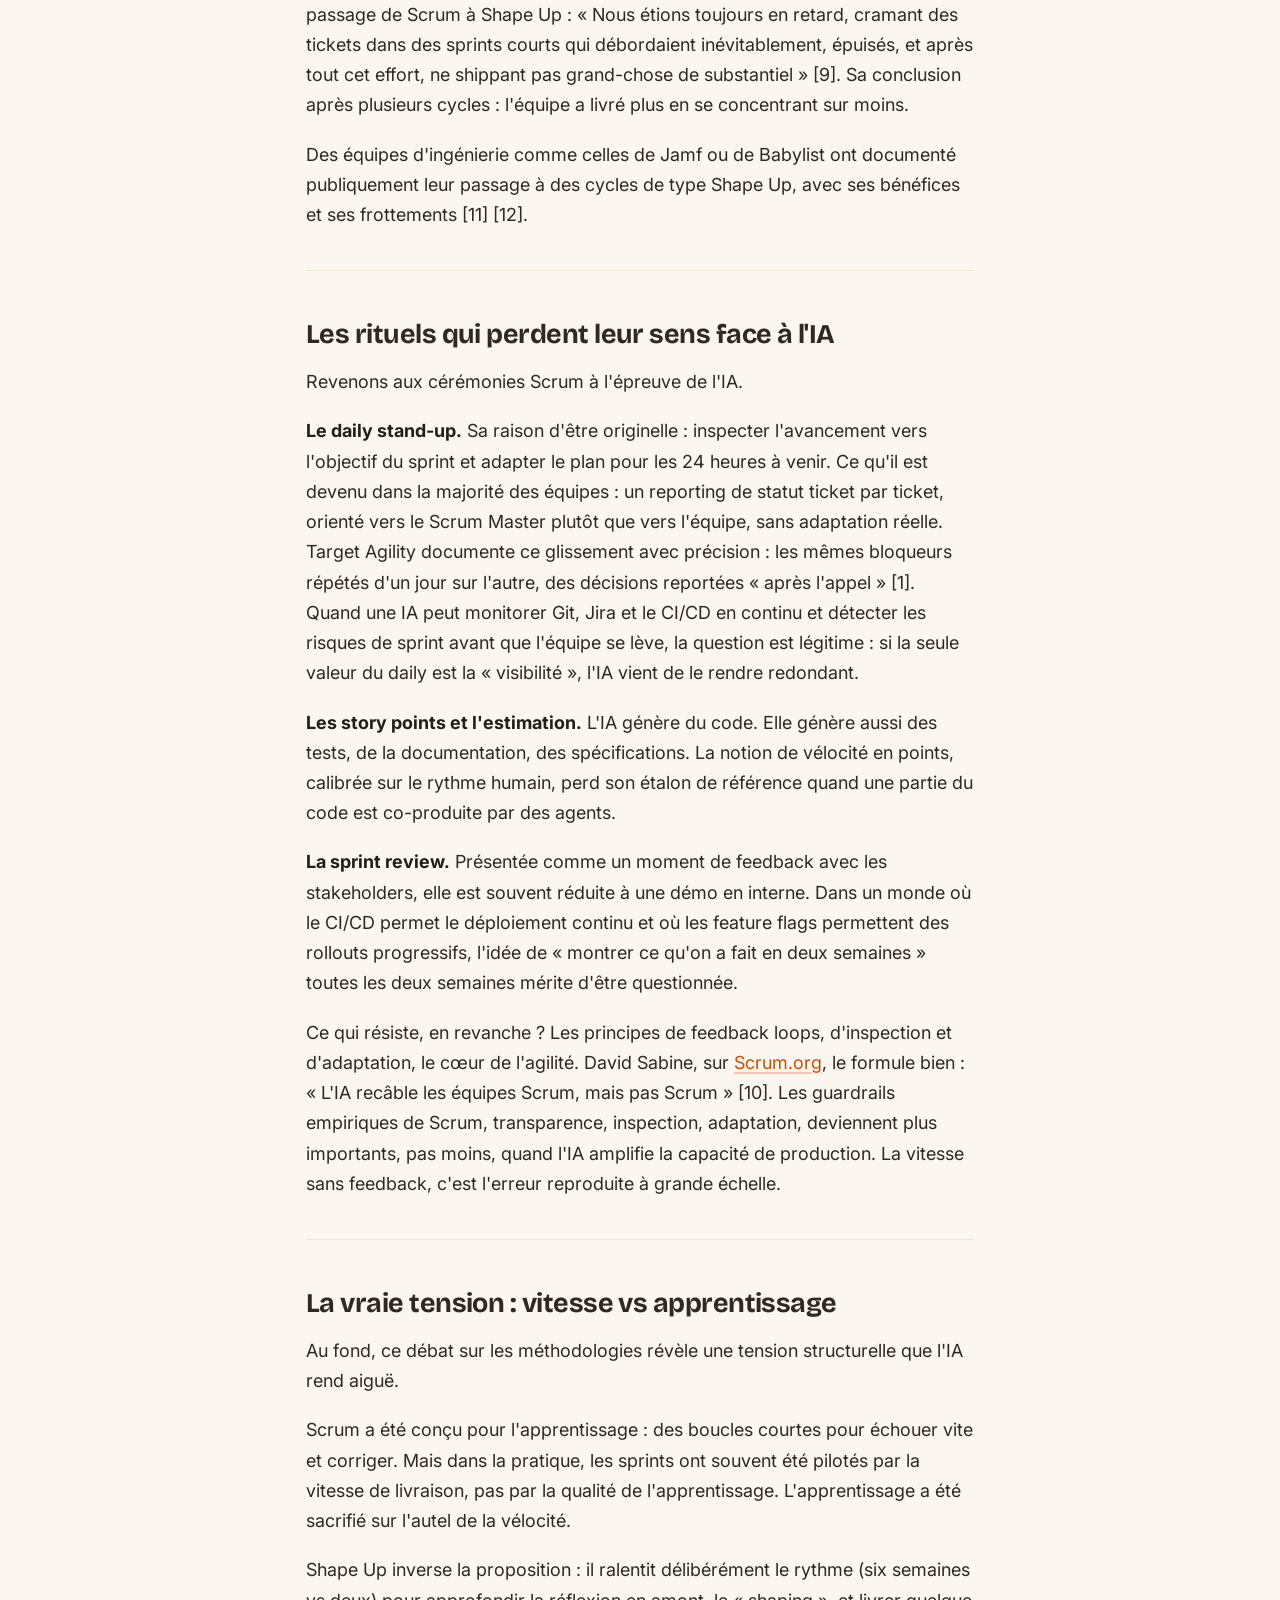
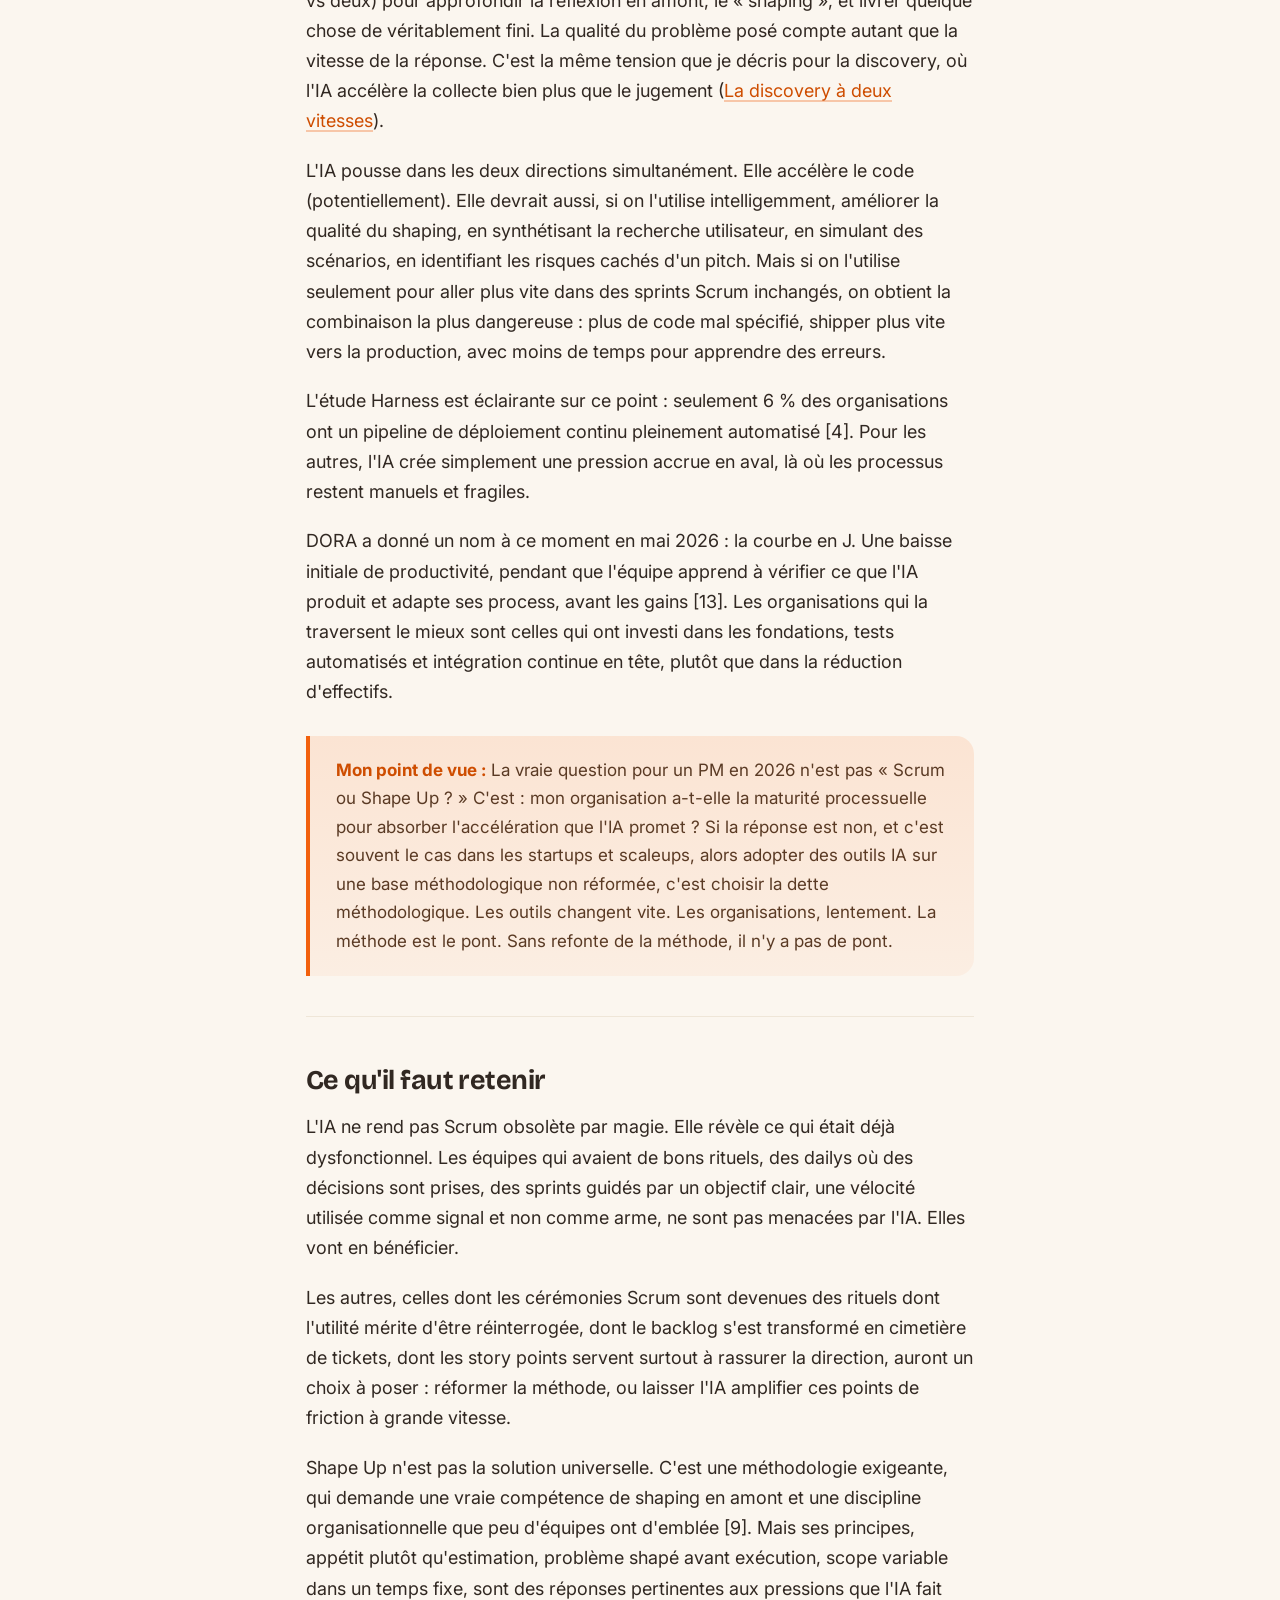
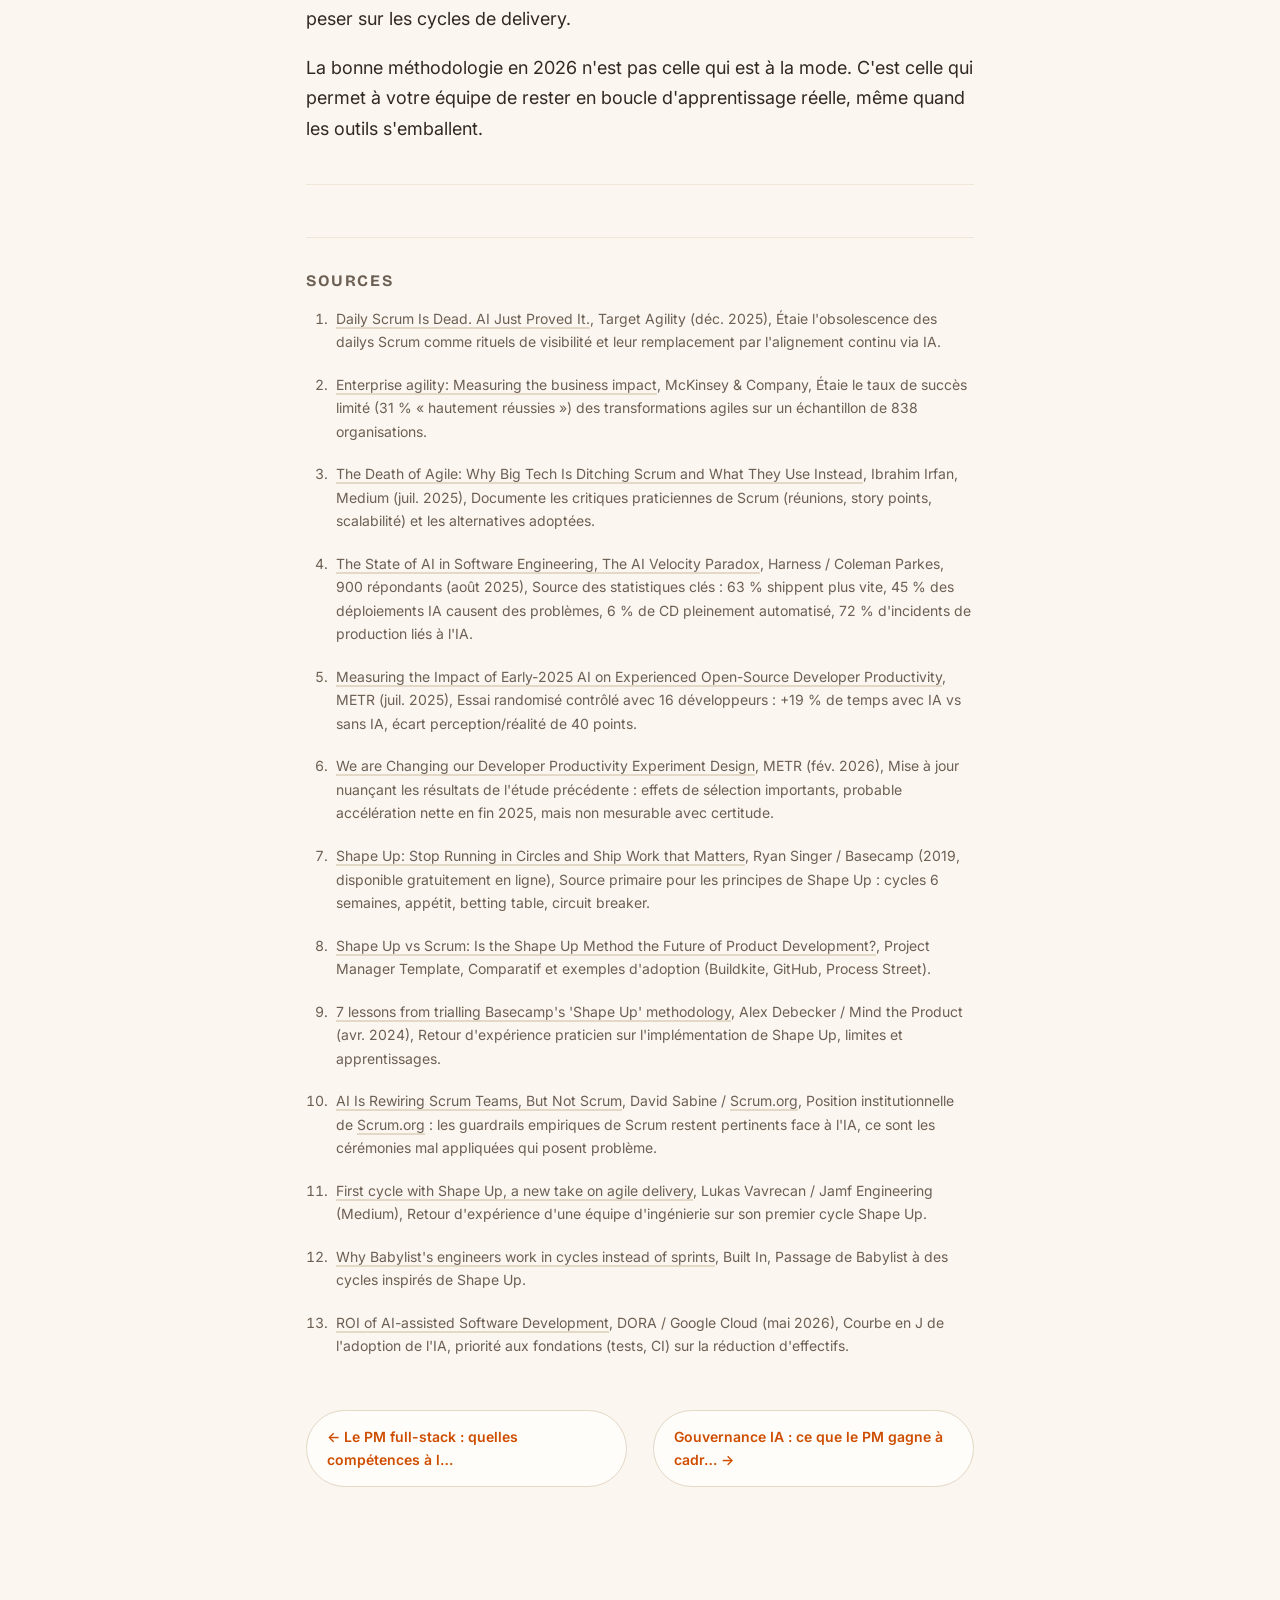
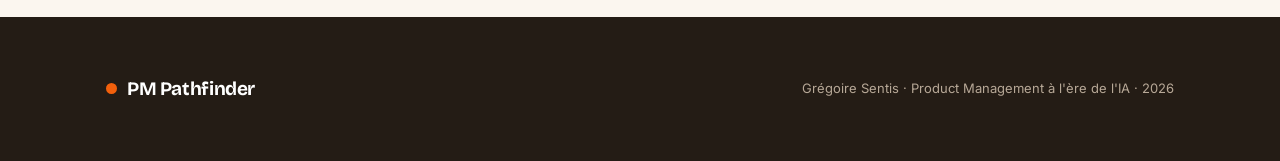
<file: articles/07-methodologies.html>
<!doctype html><html lang="fr"><head>
<meta charset="utf-8"><meta name="viewport" content="width=device-width,initial-scale=1">
<title>Agile, Scrum, Shape Up face à l&#x27;IA : ce qui change vraiment, PM Pathfinder</title>
<meta name="description" content="L&#x27;IA ne rend pas Scrum obsolète, elle en déplace le centre de gravité et invite à réexaminer nos rituels. Sprints de deux semaines, story points, daily stand-up ritualisé : quand la machine génère du code à la vitesse du flux, certaines cérémonies méritent d&#x27;être réinterrogées. Un état des lieux nuancé, en regardant les données de près.">
<link rel="preconnect" href="https://fonts.googleapis.com">
<link href="https://fonts.googleapis.com/css2?family=Bricolage+Grotesque:opsz,wght@12..96,400..800&family=Inter:wght@400;500;600;700&display=swap" rel="stylesheet">
<link rel="stylesheet" href="../styles.css">
<script defer src="/analytics.js"></script>
<link rel="canonical" href="https://www.gregoiresentis.com/articles/07-methodologies.html">
<meta property="og:type" content="article">
<meta property="og:site_name" content="PM Pathfinder">
<meta property="og:locale" content="fr_FR">
<meta property="og:title" content="Agile, Scrum, Shape Up face à l'IA : ce qui change vraiment, PM Pathfinder">
<meta property="og:description" content="L'IA ne rend pas Scrum obsolète, elle en déplace le centre de gravité et invite à réexaminer nos rituels. Sprints de deux semaines, story points, daily stand-up ritualisé : quand la machine génère du code à la vitesse du flux, certaines cérémonies méritent d'être réinterrogées. Un état des lieux nuancé, en regardant les données de près.">
<meta property="og:url" content="https://www.gregoiresentis.com/articles/07-methodologies.html">
<meta name="twitter:card" content="summary">
<meta name="twitter:title" content="Agile, Scrum, Shape Up face à l'IA : ce qui change vraiment, PM Pathfinder">
<meta name="twitter:description" content="L'IA ne rend pas Scrum obsolète, elle en déplace le centre de gravité et invite à réexaminer nos rituels. Sprints de deux semaines, story points, daily stand-up ritualisé : quand la machine génère du code à la vitesse du flux, certaines cérémonies méritent d'être réinterrogées. Un état des lieux nuancé, en regardant les données de près.">
<script type="application/ld+json">{"@context":"https://schema.org","@type":"BlogPosting","headline":"Agile, Scrum, Shape Up face à l'IA : ce qui change vraiment","description":"L'IA ne rend pas Scrum obsolète, elle en déplace le centre de gravité et invite à réexaminer nos rituels. Sprints de deux semaines, story points, daily stand-up ritualisé : quand la machine génère du code à la vitesse du flux, certaines cérémonies méritent d'être réinterrogées. Un état des lieux nuancé, en regardant les données de près.","inLanguage":"fr","mainEntityOfPage":{"@type":"WebPage","@id":"https://www.gregoiresentis.com/articles/07-methodologies.html"},"url":"https://www.gregoiresentis.com/articles/07-methodologies.html","author":{"@type":"Person","name":"Grégoire Sentis","url":"https://www.linkedin.com/in/gregoire-sentis/"},"publisher":{"@type":"Person","name":"Grégoire Sentis"}}</script>
</head><body>
<nav class="nav"><div class="wrap">
<a class="brand" href="../index.html"><span class="dot"></span> PM Pathfinder</a>
<div class="nav-links">
<a href="../index.html#articles">Articles</a>
<a href="../index.html#framework">Le Framework</a>
<a href="../articles/10-framework.html">Méthode</a>
<a class="nav-cta" href="../index.html#contact">Travailler ensemble</a>
</div></div></nav>

<article class="article"><div class="wrap">
<a class="crumb" href="../index.html#articles">← Tous les articles</a>
<div class="ahead">
<span class="badge">Méthode avant Outil</span>
<h1>Agile, Scrum, Shape Up face à l&#x27;IA : ce qui change vraiment</h1>
<div class="amenu"><span>Article 07/10</span><span>·</span><span>~9 min</span><span>·</span><span>Grégoire Sentis</span></div>
</div>
<div class="prose"><h2 id="le-rituel-du-lundi-matin-dont-on-peut-reinterroger-lutilite">Le rituel du lundi matin dont on peut réinterroger l'utilité</h2>
<p>Neuf heures du matin. L'équipe ouvre Zoom. Quelqu'un partage un tableau Jira. Chacun récite : « Hier j'ai travaillé sur le ticket #4521, aujourd'hui pareil, pas de bloqueur. » Quinze minutes plus tard, personne n'a pris de décision, aucun plan n'a changé. Les mêmes bloqueurs de la semaine dernière sont toujours là.</p>
<p>Ce n'est pas l'IA qui a vidé ce daily stand-up de son sens. Il l'avait perdu bien avant.</p>
<p>Mais c'est l'IA qui l'a mis en évidence d'une façon difficile à ignorer. Quand un agent peut lire en temps réel chaque commit Git, chaque ticket Jira et chaque conversation Slack pour détecter les blocages avant que l'équipe ne se lève le matin [1], la question se pose de façon directe mais posée : à quoi sert encore cette réunion ?</p>
<p>C'est le point de départ de cet article. Non pas « l'IA va-t-elle remplacer le PM ? », débat téléologique qui tourne en rond depuis deux ans, mais une question plus inconfortable : <strong>les méthodologies de delivery sur lesquelles repose le Product Management depuis vingt ans résistent-elles à l'accélération de l'IA ?</strong></p>
<hr />
<h2 id="scrum-de-la-liberation-a-la-bureaucratie">Scrum : de la libération à la bureaucratie</h2>
<p>En 2001, le Manifeste Agile naît d'une frustration précise. Les équipes software étouffaient sous des processus waterfall rigides, des spécifications de 200 pages et des cycles de livraison de dix-huit mois. Scrum promettait la liberté : des sprints courts, des équipes autonomes, une adaptation constante au réel.</p>
<p>Vingt ans plus tard, le constat invite à la nuance. Dans bien des contextes, la promesse s'est éloignée de son intention initiale. McKinsey, dans une analyse déjà ancienne (2020) portant sur 838 organisations, observait que seules 31 % parvenaient à des transformations « hautement réussies » [2]. Ce qui était censé libérer les équipes est devenu, dans un grand nombre de contextes, une nouvelle couche de bureaucratie.</p>
<p>Les symptômes sont documentés et reconnus par les praticiens eux-mêmes [3] :</p>
<ul>
<li>Les story points, conçus pour mesurer l'effort, sont devenus une arme de mesure de la productivité individuelle. Les équipes apprennent à les gonfler pour « paraître » productives.</li>
<li>Le backlog, conçu pour être vivant et priorisé, se transforme en cimetière de fonctionnalités : des centaines de tickets qu'on ne supprimera jamais « au cas où ».</li>
<li>Les sprints de deux semaines créent un rythme frénétique qui laisse peu de place à la pensée stratégique. On court après le prochain train avant même d'avoir compris où on va.</li>
<li>Les cérémonies s'accumulent. Planning, daily, review, retrospective, backlog grooming : dans certaines équipes, jusqu'à une journée entière par semaine passe en réunions Scrum [3].</li>
</ul>
<blockquote>
<p><strong>Mon point de vue :</strong> Ce qu'on formule rarement à voix haute dans les organisations : Scrum a souvent été détourné par le management intermédiaire comme outil de reporting et de contrôle. Le daily stand-up glisse alors vers un reporting quotidien plus que vers de la collaboration. La vélocité, utilisée comme KPI, peut décourager l'honnêteté. Au fond, ce n'est pas tant un problème d'outil qu'un enjeu d'organisation et de pouvoir.</p>
</blockquote>
<hr />
<h2 id="lentree-de-lia-accelerateur-ou-revelateur">L'entrée de l'IA : accélérateur ou révélateur ?</h2>
<p>L'industrie présente l'IA comme un accélérateur de productivité. Les chiffres sont effectivement frappants : selon une étude Harness auprès de 900 ingénieurs et responsables techniques conduite en août 2025, <strong>63 % des organisations déclarent shipper du code en production plus fréquemment depuis l'adoption des outils d'IA</strong> [4].</p>
<p>Mais le même rapport introduit un concept qui mérite l'attention de tout PM qui structure encore son roadmap autour de sprints : <strong>l'AI Velocity Paradox</strong>.</p>
<p>Le paradoxe est le suivant : l'IA accélère massivement la production de code (51 % des workflows de coding sont automatisés), mais les processus en aval, tests, sécurité, déploiement, compliance, n'ont pas suivi. Résultat : <strong>45 % des déploiements impliquant du code généré par IA introduisent des problèmes en production</strong>. Et 72 % des organisations ont déjà subi au moins un incident de production directement causé par du code généré par IA [4].</p>
<p>Traduction pour le PM : l'IA ne fait pas que produire du code plus vite. Elle inonde le pipeline de delivery avec un flux de code que les équipes QA, ops et sécurité ne peuvent pas absorber au rythme des sprints actuels. Le sprint de deux semaines, déjà sous tension, devient un goulot d'étranglement supplémentaire.</p>
<p>La recherche empirique complique encore le tableau. En juillet 2025, METR (Model Evaluation &amp; Threat Research) publie une étude en conditions contrôlées, un essai randomisé avec 16 développeurs expérimentés sur leurs propres projets open-source. Résultat contre-intuitif : <strong>lorsque les développeurs utilisent des outils d'IA, ils prennent 19 % de temps supplémentaire pour compléter leurs tâches par rapport à quand ils n'en utilisent pas</strong> [5]. Plus frappant encore : les développeurs eux-mêmes estimaient être accélérés de 20 %, un écart de 40 points entre la perception et la réalité.</p>
<p>Cette étude a depuis été nuancée par METR elle-même en février 2026 [6] : les données plus récentes (fin 2025) suggèrent probable une accélération, mais les effets de sélection dans l'échantillon empêchent de conclure avec certitude. Ce que l'on sait avec certitude : la relation entre IA et productivité développeur est complexe, contextuelle, et résiste aux généralisations enthousiastes (les études sont passées en revue dans <a href="09-mesure.html">l'article sur la mesure</a>).</p>
<blockquote>
<p><strong>Mon point de vue :</strong> Ce que cette recherche METR révèle va au-delà de la productivité individuelle. Elle pointe vers un phénomène organisationnel : l'IA génère de la vitesse brute, mais la vitesse brute sans structure d'apprentissage crée de la dette, technique, décisionnelle, méthodologique. C'est exactement ce que j'appelle la dette méthodologique (<a href="10-framework.html">définie dans l'article de synthèse</a>) : adopter des outils IA sur des processus Scrum non réformés, c'est injecter du carburant dans un moteur grippé.</p>
</blockquote>
<hr />
<h2 id="shape-up-une-methodologie-qui-apporte-des-reponses-pertinentes">Shape Up : une méthodologie qui apporte des réponses pertinentes</h2>
<p>En 2019, Ryan Singer, alors responsable stratégie produit chez Basecamp, publie <em>Shape Up : Stop Running in Circles and Ship Work that Matters</em> [7]. Le livre est disponible gratuitement en ligne. Son adoption est restée confidentielle pendant quelques années. Depuis 2024-2025, on assiste à une accélération notable de l'intérêt des équipes produit pour cette approche [8].</p>
<p>Shape Up repose sur quelques principes radicalement différents de Scrum :</p>
<p><strong>Cycles de six semaines, pas de sprints de deux semaines.</strong> Six semaines, c'est « assez long pour livrer quelque chose de significatif, assez court pour sentir la deadline dès le début », explique Singer [7]. La durée n'est pas arbitraire : elle force une vraie priorisation.</p>
<p><strong>L'appétit, pas l'estimation.</strong> Au lieu de demander « combien de temps ça prend ? », Shape Up demande « combien de temps ça vaut ? » Si une fonctionnalité vaut six semaines d'effort, on shape une version de cette fonctionnalité qui tient dans six semaines, quitte à couper du scope. C'est l'inverse exact du backlog infini de Scrum.</p>
<p><strong>Pas de backlog.</strong> Shape Up supprime le backlog. Les idées qui ne sont pas sélectionnées à la « betting table » disparaissent. Si elles reviennent, c'est qu'elles étaient vraiment importantes. Si elles ne reviennent pas, le problème n'était pas réel.</p>
<p><strong>Le circuit breaker.</strong> Si un projet ne livre pas dans un cycle, il ne s'étend pas automatiquement, il est annulé par défaut. Cette règle oblige à de vraies décisions plutôt qu'à des prolongations indéfinies.</p>
<p>Des équipes comme Process Street rapportent avoir réduit leur time-to-ship d'une feature de 6 mois à 6 semaines après l'adoption de Shape Up [8]. Alex Debecker, fondateur tech, documente dans Mind the Product son expérience de passage de Scrum à Shape Up : « Nous étions toujours en retard, cramant des tickets dans des sprints courts qui débordaient inévitablement, épuisés, et après tout cet effort, ne shippant pas grand-chose de substantiel » [9]. Sa conclusion après plusieurs cycles : l'équipe a livré plus en se concentrant sur moins.</p>
<p>Des équipes d'ingénierie comme celles de Jamf ou de Babylist ont documenté publiquement leur passage à des cycles de type Shape Up, avec ses bénéfices et ses frottements [11] [12].</p>
<hr />
<h2 id="les-rituels-qui-perdent-leur-sens-face-a-lia">Les rituels qui perdent leur sens face à l'IA</h2>
<p>Revenons aux cérémonies Scrum à l'épreuve de l'IA.</p>
<p><strong>Le daily stand-up.</strong> Sa raison d'être originelle : inspecter l'avancement vers l'objectif du sprint et adapter le plan pour les 24 heures à venir. Ce qu'il est devenu dans la majorité des équipes : un reporting de statut ticket par ticket, orienté vers le Scrum Master plutôt que vers l'équipe, sans adaptation réelle. Target Agility documente ce glissement avec précision : les mêmes bloqueurs répétés d'un jour sur l'autre, des décisions reportées « après l'appel » [1]. Quand une IA peut monitorer Git, Jira et le CI/CD en continu et détecter les risques de sprint avant que l'équipe se lève, la question est légitime : si la seule valeur du daily est la « visibilité », l'IA vient de le rendre redondant.</p>
<p><strong>Les story points et l'estimation.</strong> L'IA génère du code. Elle génère aussi des tests, de la documentation, des spécifications. La notion de vélocité en points, calibrée sur le rythme humain, perd son étalon de référence quand une partie du code est co-produite par des agents.</p>
<p><strong>La sprint review.</strong> Présentée comme un moment de feedback avec les stakeholders, elle est souvent réduite à une démo en interne. Dans un monde où le CI/CD permet le déploiement continu et où les feature flags permettent des rollouts progressifs, l'idée de « montrer ce qu'on a fait en deux semaines » toutes les deux semaines mérite d'être questionnée.</p>
<p>Ce qui résiste, en revanche ? Les principes de feedback loops, d'inspection et d'adaptation, le cœur de l'agilité. David Sabine, sur <a href="http://Scrum.org">Scrum.org</a>, le formule bien : « L'IA recâble les équipes Scrum, mais pas Scrum » [10]. Les guardrails empiriques de Scrum, transparence, inspection, adaptation, deviennent plus importants, pas moins, quand l'IA amplifie la capacité de production. La vitesse sans feedback, c'est l'erreur reproduite à grande échelle.</p>
<hr />
<h2 id="la-vraie-tension-vitesse-vs-apprentissage">La vraie tension : vitesse vs apprentissage</h2>
<p>Au fond, ce débat sur les méthodologies révèle une tension structurelle que l'IA rend aiguë.</p>
<p>Scrum a été conçu pour l'apprentissage : des boucles courtes pour échouer vite et corriger. Mais dans la pratique, les sprints ont souvent été pilotés par la vitesse de livraison, pas par la qualité de l'apprentissage. L'apprentissage a été sacrifié sur l'autel de la vélocité.</p>
<p>Shape Up inverse la proposition : il ralentit délibérément le rythme (six semaines vs deux) pour approfondir la réflexion en amont, le « shaping », et livrer quelque chose de véritablement fini. La qualité du problème posé compte autant que la vitesse de la réponse. C'est la même tension que je décris pour la discovery, où l'IA accélère la collecte bien plus que le jugement (<a href="03-discovery.html">La discovery à deux vitesses</a>).</p>
<p>L'IA pousse dans les deux directions simultanément. Elle accélère le code (potentiellement). Elle devrait aussi, si on l'utilise intelligemment, améliorer la qualité du shaping, en synthétisant la recherche utilisateur, en simulant des scénarios, en identifiant les risques cachés d'un pitch. Mais si on l'utilise seulement pour aller plus vite dans des sprints Scrum inchangés, on obtient la combinaison la plus dangereuse : plus de code mal spécifié, shipper plus vite vers la production, avec moins de temps pour apprendre des erreurs.</p>
<p>L'étude Harness est éclairante sur ce point : seulement 6 % des organisations ont un pipeline de déploiement continu pleinement automatisé [4]. Pour les autres, l'IA crée simplement une pression accrue en aval, là où les processus restent manuels et fragiles.</p>
<p>DORA a donné un nom à ce moment en mai 2026 : la courbe en J. Une baisse initiale de productivité, pendant que l'équipe apprend à vérifier ce que l'IA produit et adapte ses process, avant les gains [13]. Les organisations qui la traversent le mieux sont celles qui ont investi dans les fondations, tests automatisés et intégration continue en tête, plutôt que dans la réduction d'effectifs.</p>
<blockquote>
<p><strong>Mon point de vue :</strong> La vraie question pour un PM en 2026 n'est pas « Scrum ou Shape Up ? » C'est : mon organisation a-t-elle la maturité processuelle pour absorber l'accélération que l'IA promet ? Si la réponse est non, et c'est souvent le cas dans les startups et scaleups, alors adopter des outils IA sur une base méthodologique non réformée, c'est choisir la dette méthodologique. Les outils changent vite. Les organisations, lentement. La méthode est le pont. Sans refonte de la méthode, il n'y a pas de pont.</p>
</blockquote>
<hr />
<h2 id="ce-quil-faut-retenir">Ce qu'il faut retenir</h2>
<p>L'IA ne rend pas Scrum obsolète par magie. Elle révèle ce qui était déjà dysfonctionnel. Les équipes qui avaient de bons rituels, des dailys où des décisions sont prises, des sprints guidés par un objectif clair, une vélocité utilisée comme signal et non comme arme, ne sont pas menacées par l'IA. Elles vont en bénéficier.</p>
<p>Les autres, celles dont les cérémonies Scrum sont devenues des rituels dont l'utilité mérite d'être réinterrogée, dont le backlog s'est transformé en cimetière de tickets, dont les story points servent surtout à rassurer la direction, auront un choix à poser : réformer la méthode, ou laisser l'IA amplifier ces points de friction à grande vitesse.</p>
<p>Shape Up n'est pas la solution universelle. C'est une méthodologie exigeante, qui demande une vraie compétence de shaping en amont et une discipline organisationnelle que peu d'équipes ont d'emblée [9]. Mais ses principes, appétit plutôt qu'estimation, problème shapé avant exécution, scope variable dans un temps fixe, sont des réponses pertinentes aux pressions que l'IA fait peser sur les cycles de delivery.</p>
<p>La bonne méthodologie en 2026 n'est pas celle qui est à la mode. C'est celle qui permet à votre équipe de rester en boucle d'apprentissage réelle, même quand les outils s'emballent.</p>
<hr />
<h2 id="sources">Sources</h2>
<ol>
<li>
<p><a href="https://targetagility.com/daily-scrum-is-dead-ai-just-proved-it/">Daily Scrum Is Dead. AI Just Proved It.</a>, Target Agility (déc. 2025), Étaie l'obsolescence des dailys Scrum comme rituels de visibilité et leur remplacement par l'alignement continu via IA.</p>
</li>
<li>
<p><a href="https://www.mckinsey.com/capabilities/people-and-organizational-performance/our-insights/enterprise-agility-buzz-or-business-impact">Enterprise agility: Measuring the business impact</a>, McKinsey &amp; Company, Étaie le taux de succès limité (31 % « hautement réussies ») des transformations agiles sur un échantillon de 838 organisations.</p>
</li>
<li>
<p><a href="https://medium.com/@ibrahim2128/the-death-of-agile-why-big-tech-is-ditching-scrum-and-what-they-use-instead-2d9bf1f189fc">The Death of Agile: Why Big Tech Is Ditching Scrum and What They Use Instead</a>, Ibrahim Irfan, Medium (juil. 2025), Documente les critiques praticiennes de Scrum (réunions, story points, scalabilité) et les alternatives adoptées.</p>
</li>
<li>
<p><a href="https://www.harness.io/the-state-of-ai-in-software-engineering">The State of AI in Software Engineering, The AI Velocity Paradox</a>, Harness / Coleman Parkes, 900 répondants (août 2025), Source des statistiques clés : 63 % shippent plus vite, 45 % des déploiements IA causent des problèmes, 6 % de CD pleinement automatisé, 72 % d'incidents de production liés à l'IA.</p>
</li>
<li>
<p><a href="https://metr.org/blog/2025-07-10-early-2025-ai-experienced-os-dev-study/">Measuring the Impact of Early-2025 AI on Experienced Open-Source Developer Productivity</a>, METR (juil. 2025), Essai randomisé contrôlé avec 16 développeurs : +19 % de temps avec IA vs sans IA, écart perception/réalité de 40 points.</p>
</li>
<li>
<p><a href="https://metr.org/blog/2026-02-24-uplift-update/">We are Changing our Developer Productivity Experiment Design</a>, METR (fév. 2026), Mise à jour nuançant les résultats de l'étude précédente : effets de sélection importants, probable accélération nette en fin 2025, mais non mesurable avec certitude.</p>
</li>
<li>
<p><a href="https://basecamp.com/shapeup">Shape Up: Stop Running in Circles and Ship Work that Matters</a>, Ryan Singer / Basecamp (2019, disponible gratuitement en ligne), Source primaire pour les principes de Shape Up : cycles 6 semaines, appétit, betting table, circuit breaker.</p>
</li>
<li>
<p><a href="https://www.projectmanagertemplate.com/post/shape-up-vs-scrum-is-the-shape-up-method-the-future-of-product-development">Shape Up vs Scrum: Is the Shape Up Method the Future of Product Development?</a>, Project Manager Template, Comparatif et exemples d'adoption (Buildkite, GitHub, Process Street).</p>
</li>
<li>
<p><a href="https://www.mindtheproduct.com/7-lessons-from-trialling-basecamps-shape-up-methodology/">7 lessons from trialling Basecamp's 'Shape Up' methodology</a>, Alex Debecker / Mind the Product (avr. 2024), Retour d'expérience praticien sur l'implémentation de Shape Up, limites et apprentissages.</p>
</li>
<li>
<p><a href="https://www.scrum.org/resources/blog/ai-rewiring-scrum-teams-not-scrum">AI Is Rewiring Scrum Teams, But Not Scrum</a>, David Sabine / <a href="http://Scrum.org">Scrum.org</a>, Position institutionnelle de <a href="http://Scrum.org">Scrum.org</a> : les guardrails empiriques de Scrum restent pertinents face à l'IA, ce sont les cérémonies mal appliquées qui posent problème.</p>
</li>
<li>
<p><a href="https://medium.com/jamf-engineering/first-cycle-with-shape-up-a-new-take-on-agile-delivery-95a322659b14">First cycle with Shape Up, a new take on agile delivery</a>, Lukas Vavrecan / Jamf Engineering (Medium), Retour d'expérience d'une équipe d'ingénierie sur son premier cycle Shape Up.</p>
</li>
<li>
<p><a href="https://builtin.com/articles/why-engineers-at-Babylist-work-cycles-instead-of-sprints">Why Babylist's engineers work in cycles instead of sprints</a>, Built In, Passage de Babylist à des cycles inspirés de Shape Up.</p>
</li>
<li>
<p><a href="https://dora.dev/ai/roi/report/">ROI of AI-assisted Software Development</a>, DORA / Google Cloud (mai 2026), Courbe en J de l'adoption de l'IA, priorité aux fondations (tests, CI) sur la réduction d'effectifs.</p>
</li>
</ol></div>
</div>
<nav class="anav"><a href="06-competences.html">← Le PM full-stack : quelles compétences à l…</a><a href="08-gouvernance.html">Gouvernance IA : ce que le PM gagne à cadr… →</a></nav>
</article>
<footer class="foot"><div class="wrap">
<div><a class="brand" href="../index.html" style="display:flex;gap:10px;align-items:center"><span class="dot" style="width:11px;height:11px;border-radius:9999px;background:var(--accent)"></span> PM Pathfinder</a></div>
<div class="small">Grégoire Sentis · Product Management à l'ère de l'IA · 2026</div>
</div></footer>
</body></html>
</file>
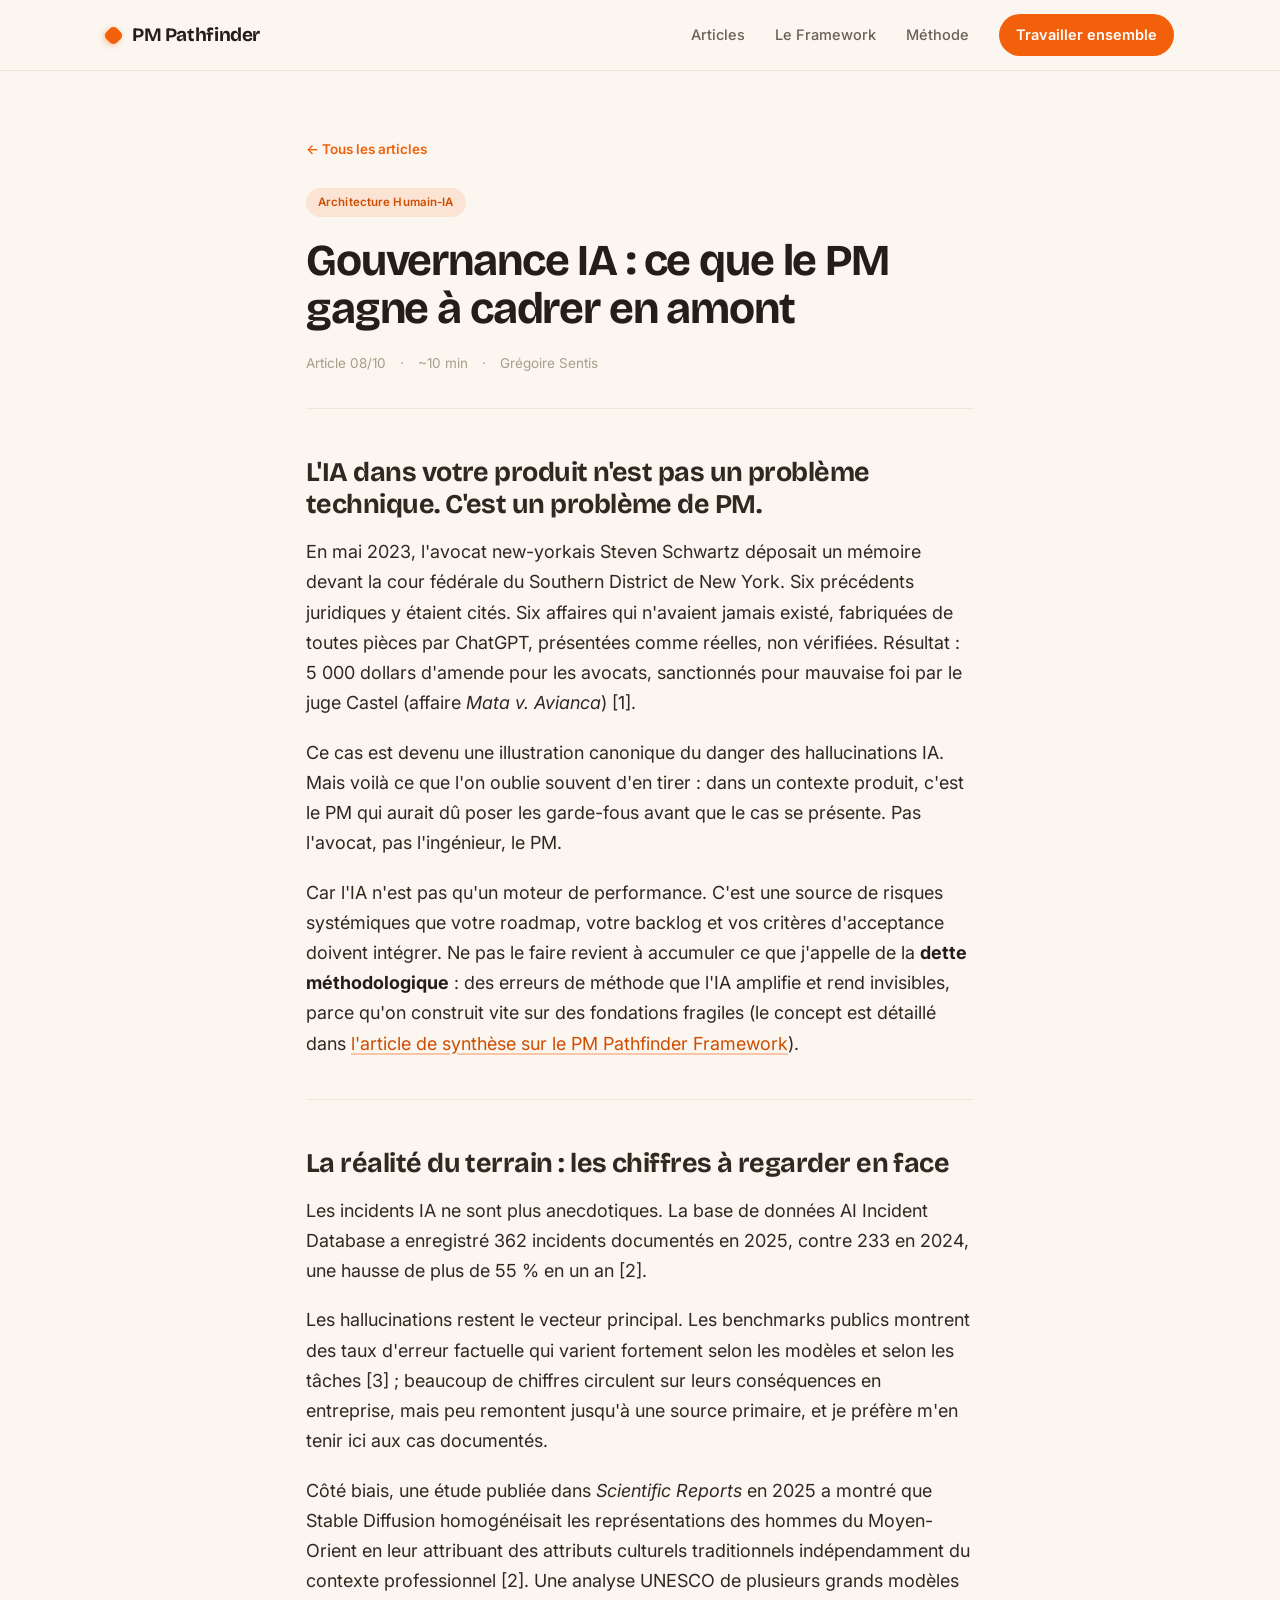
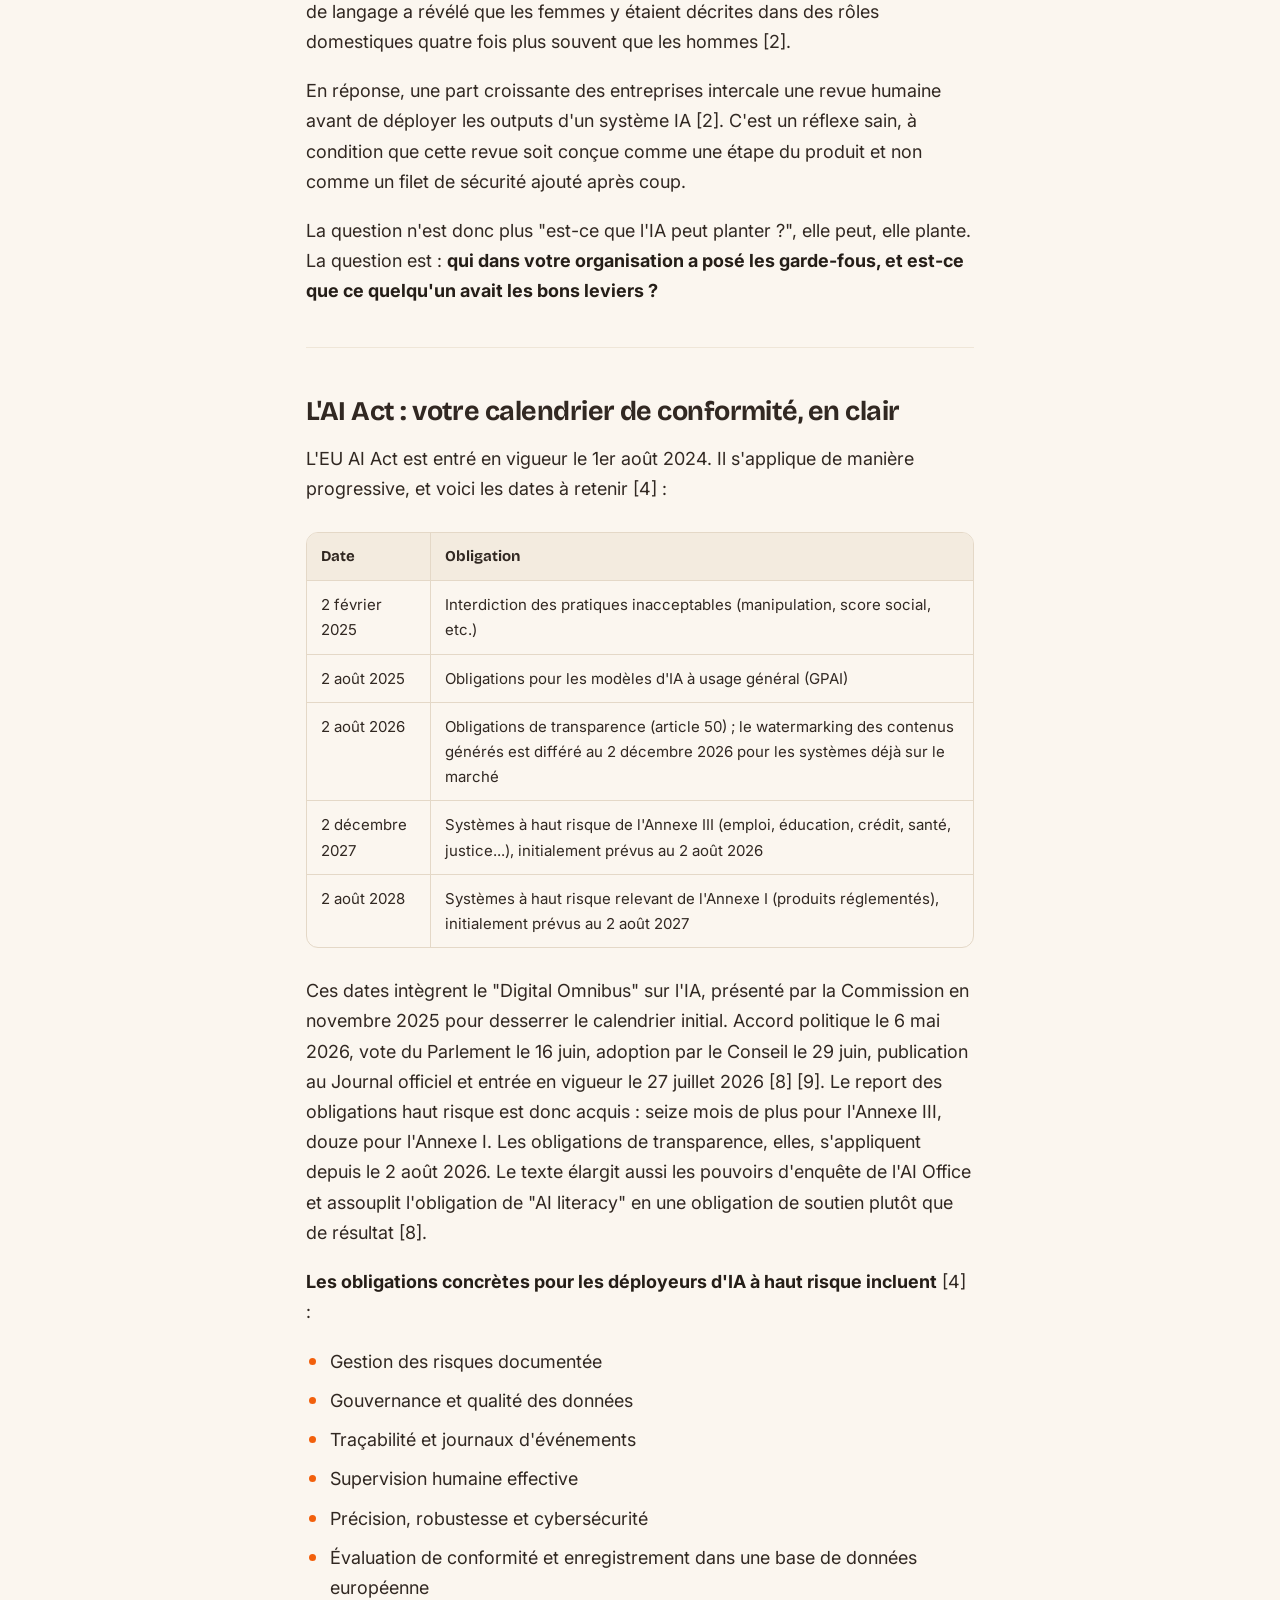
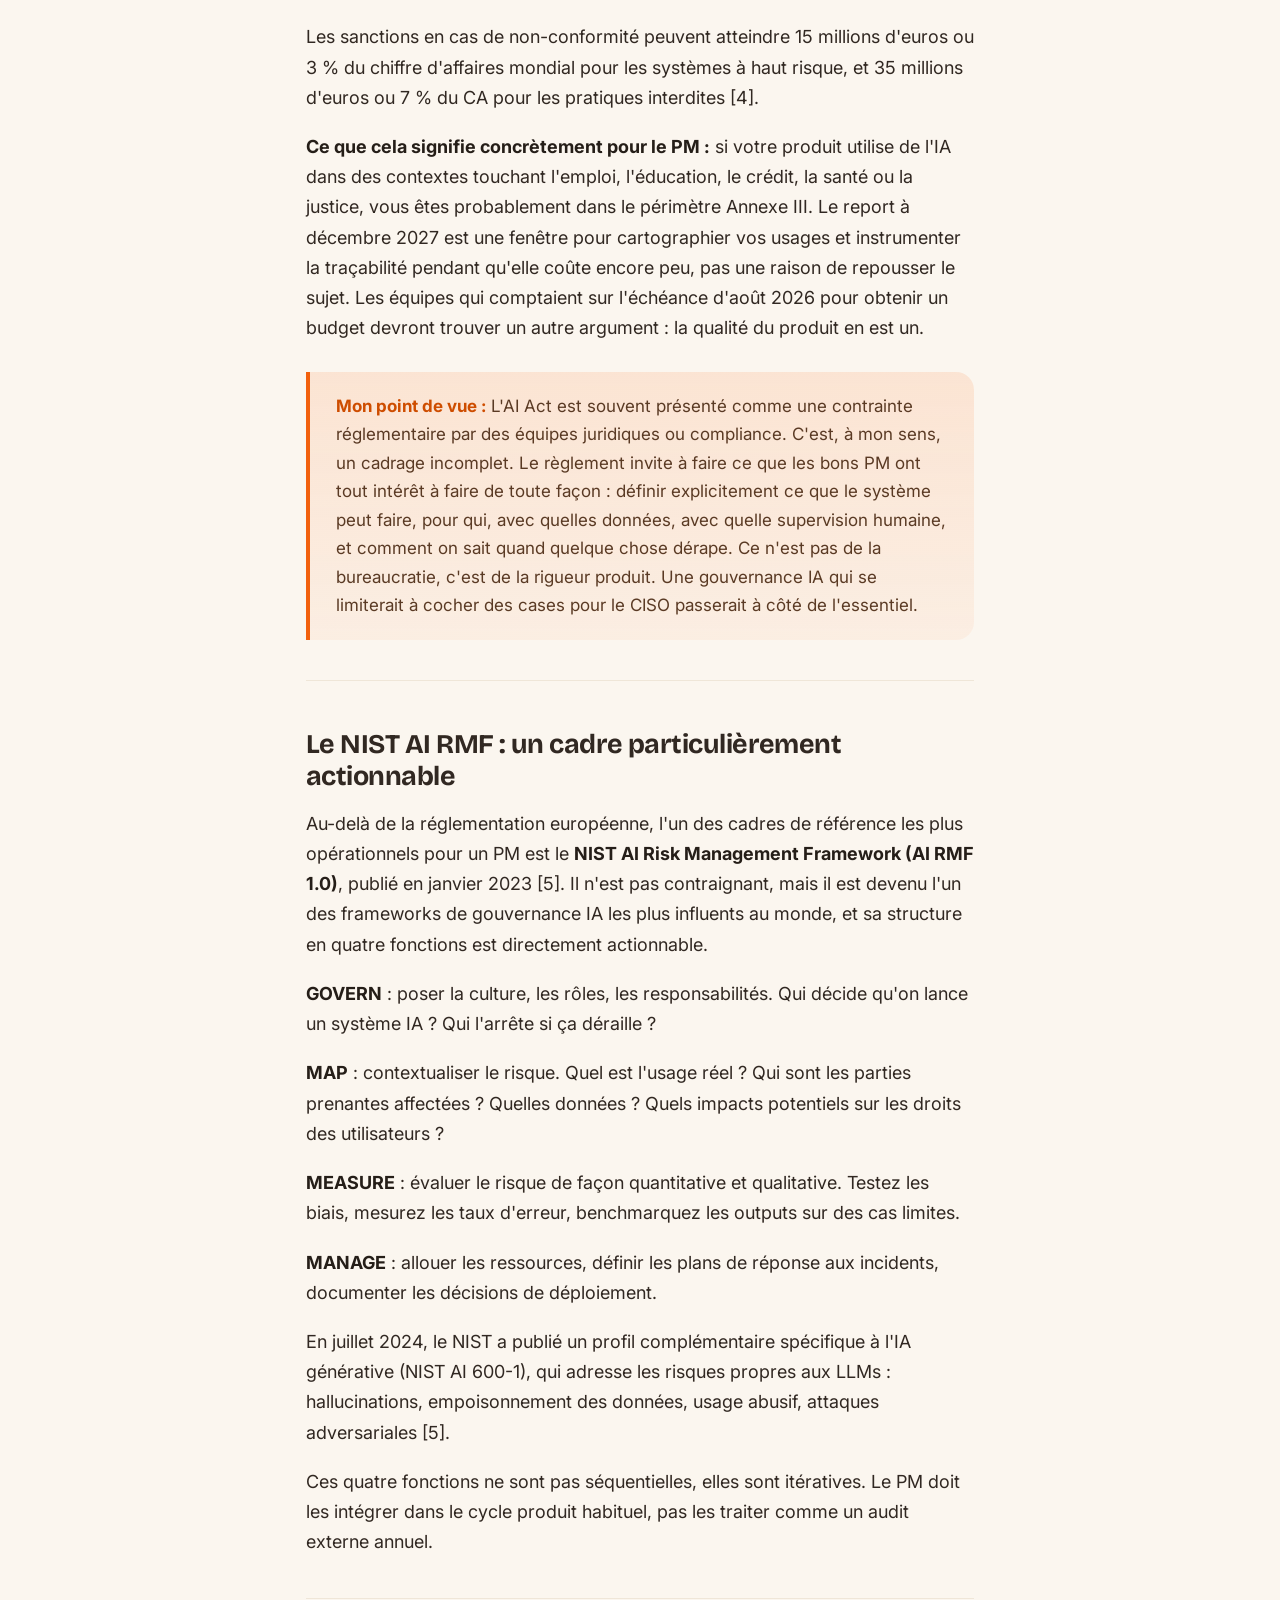
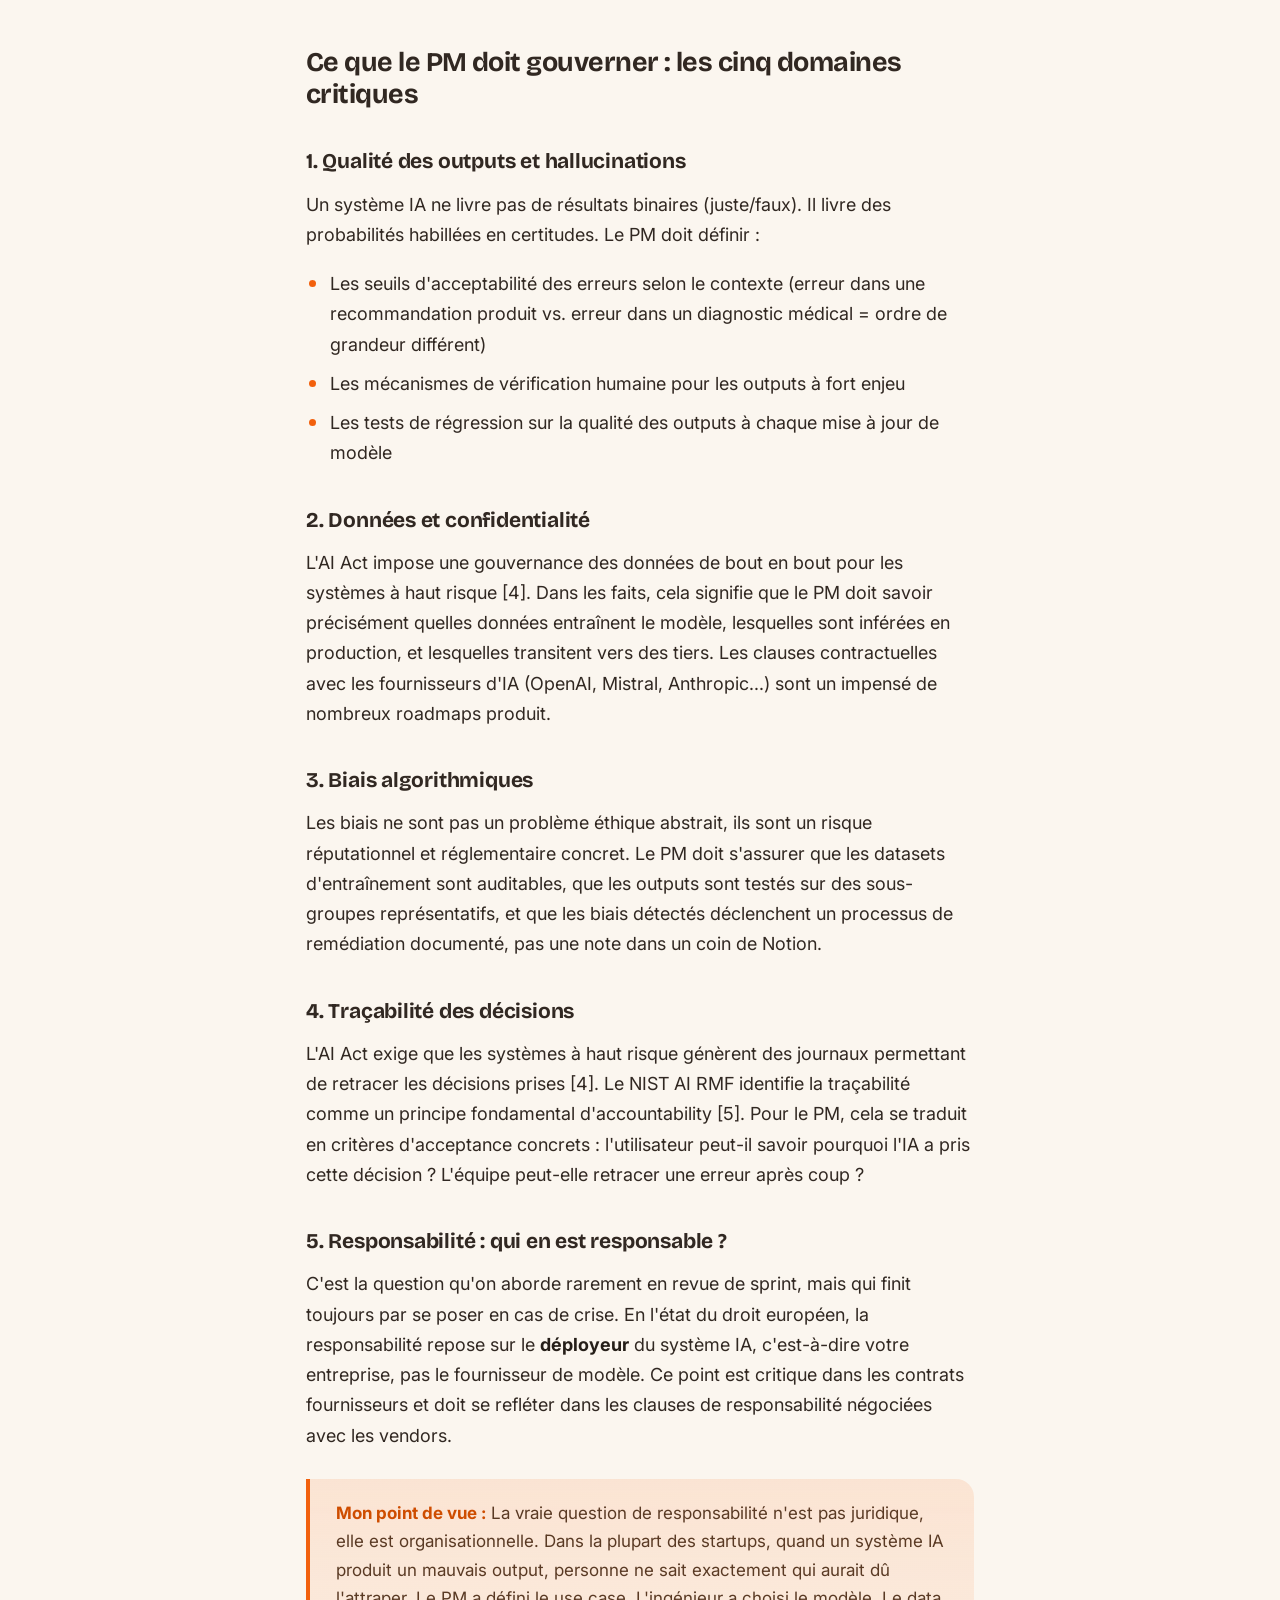
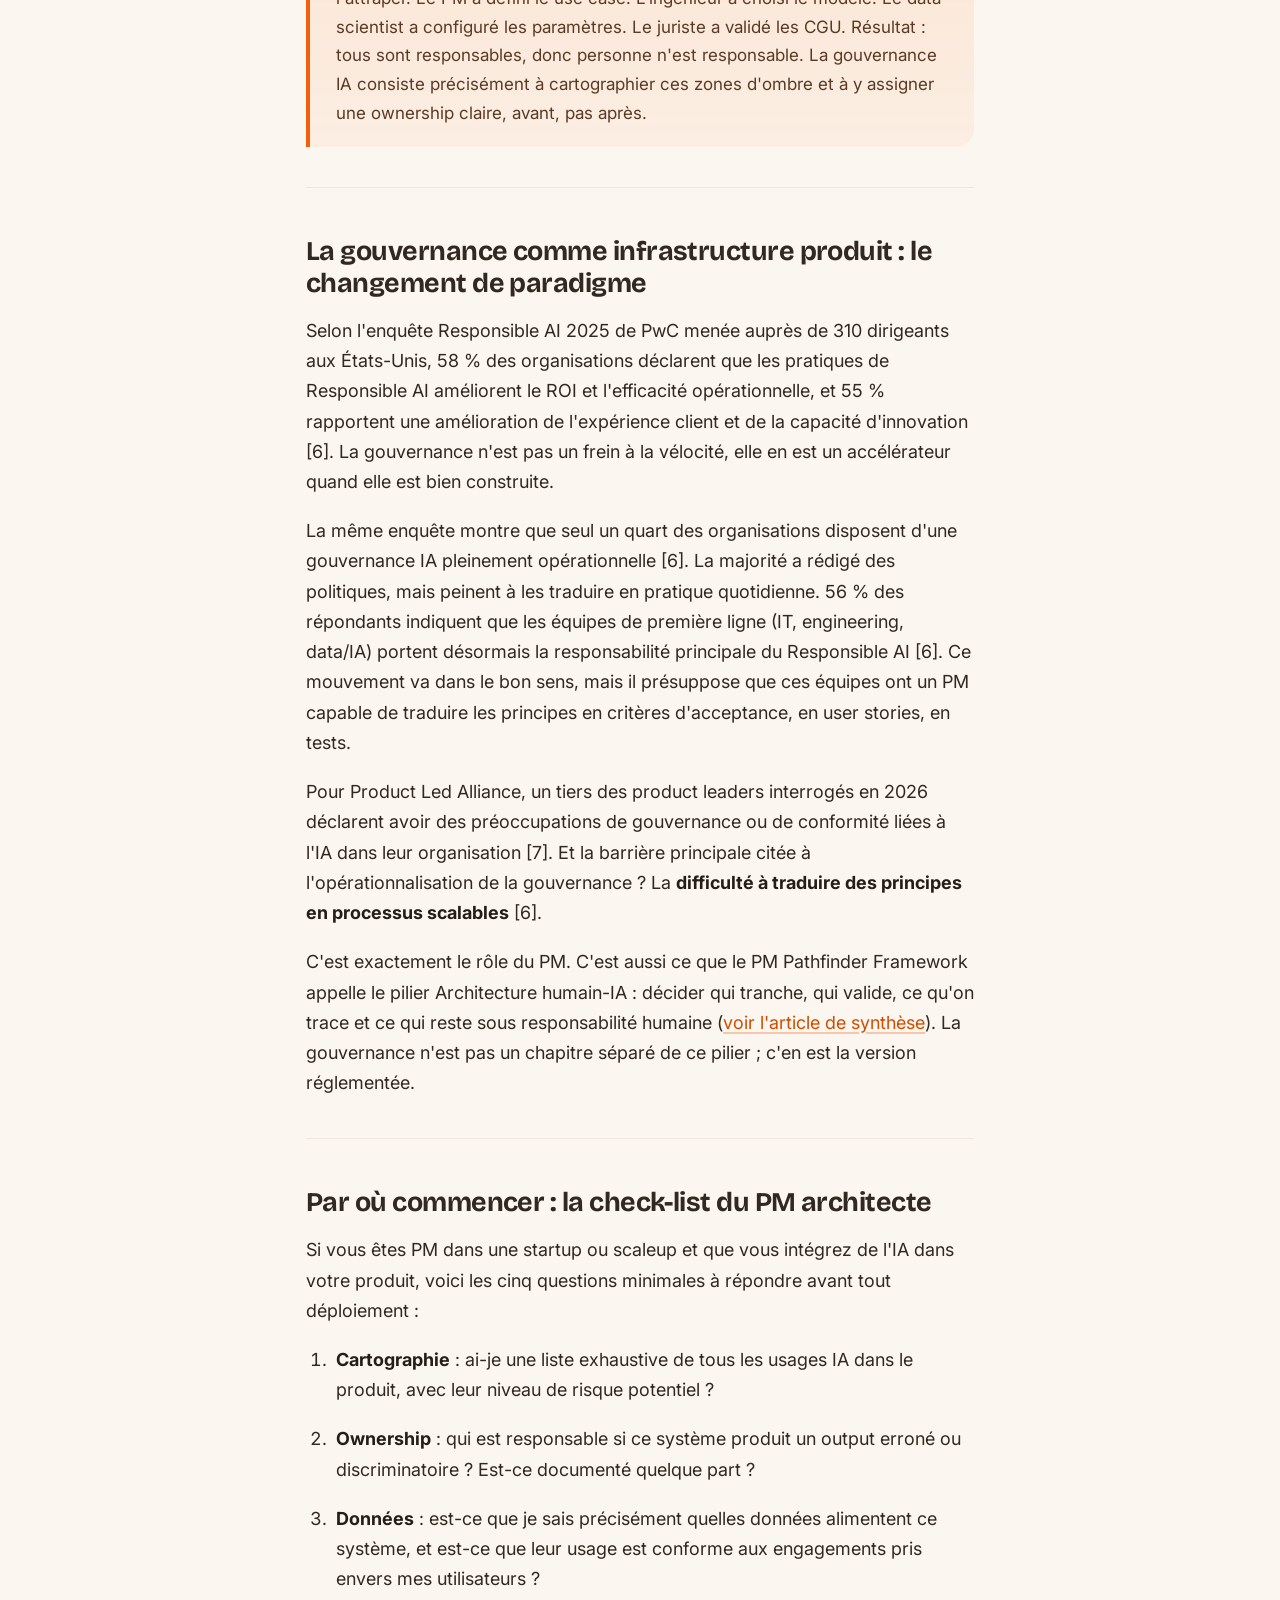
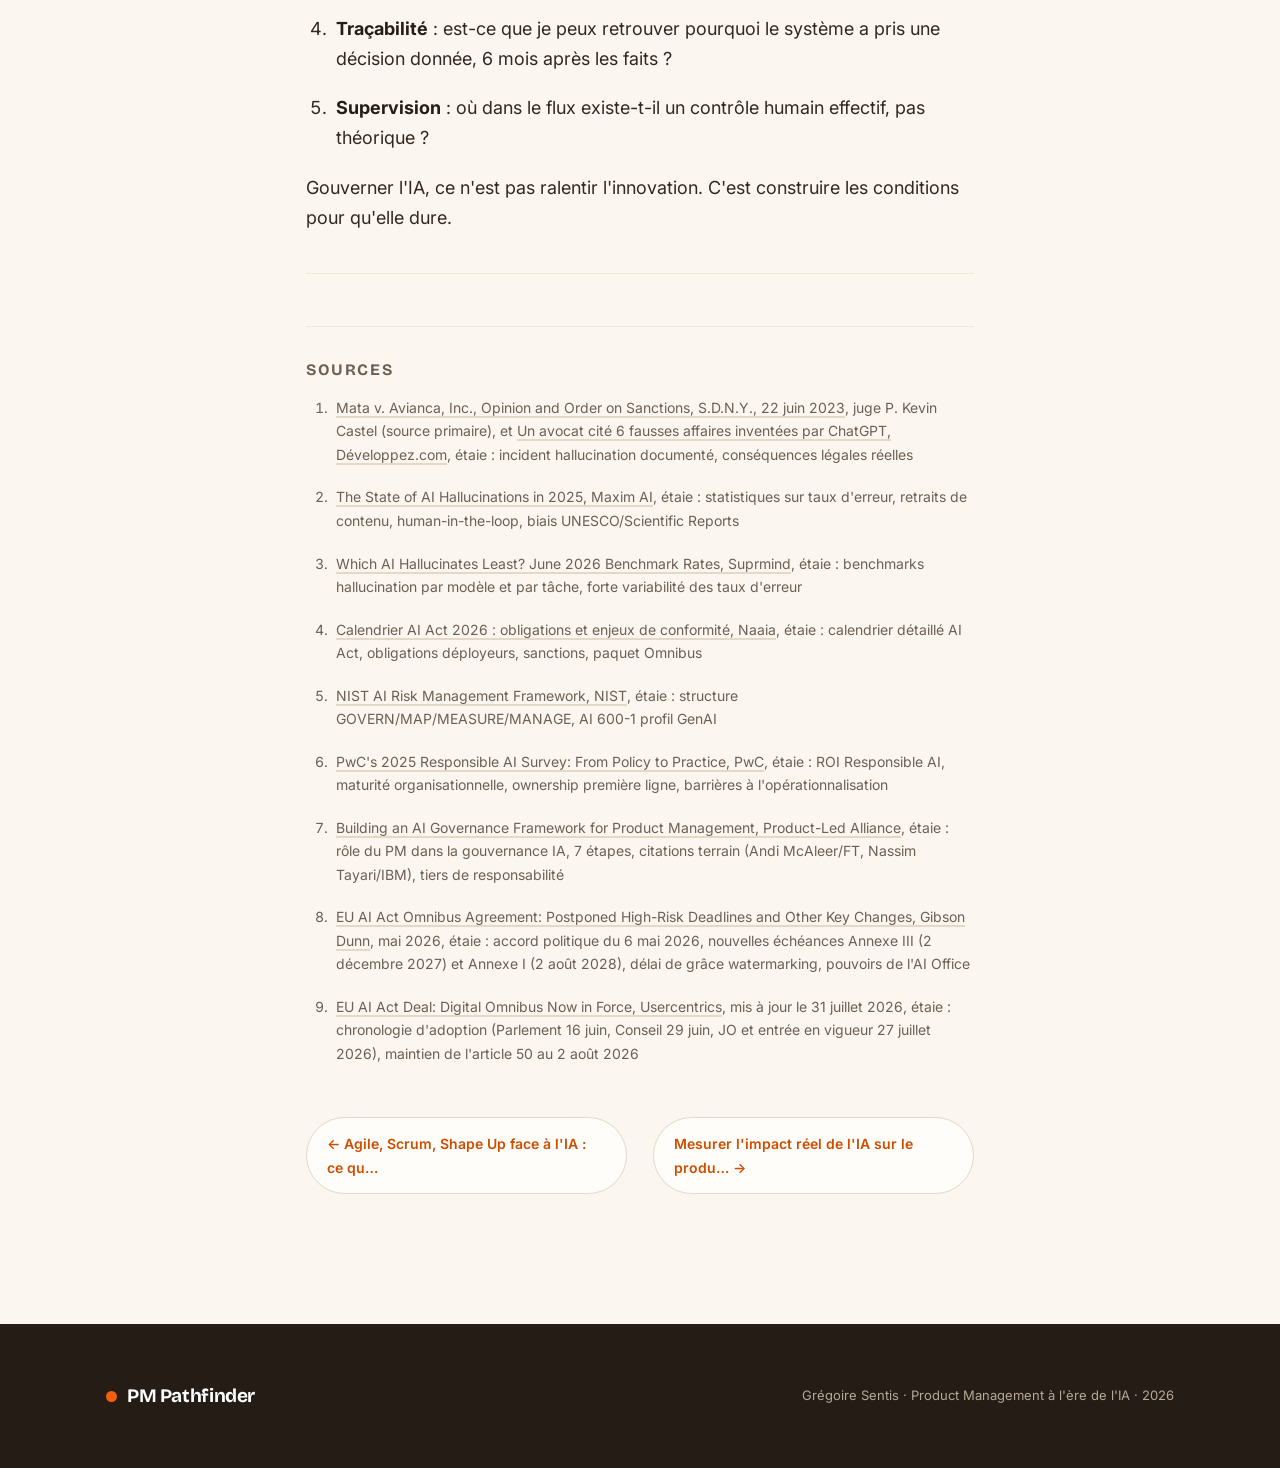
<file: articles/08-gouvernance.html>
<!doctype html><html lang="fr"><head>
<meta charset="utf-8"><meta name="viewport" content="width=device-width,initial-scale=1">
<title>Gouvernance IA : ce que le PM gagne à cadrer en amont, PM Pathfinder</title>
<meta name="description" content="L&#x27;IA dans votre produit ne se gouverne pas toute seule. Qualité des outputs, données personnelles, biais algorithmiques, traçabilité, conformité AI Act : le PM est bien placé pour devenir l&#x27;architecte des garde-fous, et il a tout intérêt à s&#x27;en emparer tôt.">
<link rel="preconnect" href="https://fonts.googleapis.com">
<link href="https://fonts.googleapis.com/css2?family=Bricolage+Grotesque:opsz,wght@12..96,400..800&family=Inter:wght@400;500;600;700&display=swap" rel="stylesheet">
<link rel="stylesheet" href="../styles.css">
<script defer src="/analytics.js"></script>
<link rel="canonical" href="https://www.gregoiresentis.com/articles/08-gouvernance.html">
<meta property="og:type" content="article">
<meta property="og:site_name" content="PM Pathfinder">
<meta property="og:locale" content="fr_FR">
<meta property="og:title" content="Gouvernance IA : ce que le PM gagne à cadrer en amont, PM Pathfinder">
<meta property="og:description" content="L'IA dans votre produit ne se gouverne pas toute seule. Qualité des outputs, données personnelles, biais algorithmiques, traçabilité, conformité AI Act : le PM est bien placé pour devenir l'architecte des garde-fous, et il a tout intérêt à s'en emparer tôt.">
<meta property="og:url" content="https://www.gregoiresentis.com/articles/08-gouvernance.html">
<meta name="twitter:card" content="summary">
<meta name="twitter:title" content="Gouvernance IA : ce que le PM gagne à cadrer en amont, PM Pathfinder">
<meta name="twitter:description" content="L'IA dans votre produit ne se gouverne pas toute seule. Qualité des outputs, données personnelles, biais algorithmiques, traçabilité, conformité AI Act : le PM est bien placé pour devenir l'architecte des garde-fous, et il a tout intérêt à s'en emparer tôt.">
<script type="application/ld+json">{"@context":"https://schema.org","@type":"BlogPosting","headline":"Gouvernance IA : ce que le PM gagne à cadrer en amont","description":"L'IA dans votre produit ne se gouverne pas toute seule. Qualité des outputs, données personnelles, biais algorithmiques, traçabilité, conformité AI Act : le PM est bien placé pour devenir l'architecte des garde-fous, et il a tout intérêt à s'en emparer tôt.","inLanguage":"fr","mainEntityOfPage":{"@type":"WebPage","@id":"https://www.gregoiresentis.com/articles/08-gouvernance.html"},"url":"https://www.gregoiresentis.com/articles/08-gouvernance.html","author":{"@type":"Person","name":"Grégoire Sentis","url":"https://www.linkedin.com/in/gregoire-sentis/"},"publisher":{"@type":"Person","name":"Grégoire Sentis"}}</script>
</head><body>
<nav class="nav"><div class="wrap">
<a class="brand" href="../index.html"><span class="dot"></span> PM Pathfinder</a>
<div class="nav-links">
<a href="../index.html#articles">Articles</a>
<a href="../index.html#framework">Le Framework</a>
<a href="../articles/10-framework.html">Méthode</a>
<a class="nav-cta" href="../index.html#contact">Travailler ensemble</a>
</div></div></nav>

<article class="article"><div class="wrap">
<a class="crumb" href="../index.html#articles">← Tous les articles</a>
<div class="ahead">
<span class="badge">Architecture Humain-IA</span>
<h1>Gouvernance IA : ce que le PM gagne à cadrer en amont</h1>
<div class="amenu"><span>Article 08/10</span><span>·</span><span>~10 min</span><span>·</span><span>Grégoire Sentis</span></div>
</div>
<div class="prose"><h2 id="lia-dans-votre-produit-nest-pas-un-probleme-technique-cest-un-probleme-de-pm">L'IA dans votre produit n'est pas un problème technique. C'est un problème de PM.</h2>
<p>En mai 2023, l'avocat new-yorkais Steven Schwartz déposait un mémoire devant la cour fédérale du Southern District de New York. Six précédents juridiques y étaient cités. Six affaires qui n'avaient jamais existé, fabriquées de toutes pièces par ChatGPT, présentées comme réelles, non vérifiées. Résultat : 5 000 dollars d'amende pour les avocats, sanctionnés pour mauvaise foi par le juge Castel (affaire <em>Mata v. Avianca</em>) [1].</p>
<p>Ce cas est devenu une illustration canonique du danger des hallucinations IA. Mais voilà ce que l'on oublie souvent d'en tirer : dans un contexte produit, c'est le PM qui aurait dû poser les garde-fous avant que le cas se présente. Pas l'avocat, pas l'ingénieur, le PM.</p>
<p>Car l'IA n'est pas qu'un moteur de performance. C'est une source de risques systémiques que votre roadmap, votre backlog et vos critères d'acceptance doivent intégrer. Ne pas le faire revient à accumuler ce que j'appelle de la <strong>dette méthodologique</strong> : des erreurs de méthode que l'IA amplifie et rend invisibles, parce qu'on construit vite sur des fondations fragiles (le concept est détaillé dans <a href="10-framework.html">l'article de synthèse sur le PM Pathfinder Framework</a>).</p>
<hr />
<h2 id="la-realite-du-terrain-les-chiffres-a-regarder-en-face">La réalité du terrain : les chiffres à regarder en face</h2>
<p>Les incidents IA ne sont plus anecdotiques. La base de données AI Incident Database a enregistré 362 incidents documentés en 2025, contre 233 en 2024, une hausse de plus de 55 % en un an [2].</p>
<p>Les hallucinations restent le vecteur principal. Les benchmarks publics montrent des taux d'erreur factuelle qui varient fortement selon les modèles et selon les tâches [3] ; beaucoup de chiffres circulent sur leurs conséquences en entreprise, mais peu remontent jusqu'à une source primaire, et je préfère m'en tenir ici aux cas documentés.</p>
<p>Côté biais, une étude publiée dans <em>Scientific Reports</em> en 2025 a montré que Stable Diffusion homogénéisait les représentations des hommes du Moyen-Orient en leur attribuant des attributs culturels traditionnels indépendamment du contexte professionnel [2]. Une analyse UNESCO de plusieurs grands modèles de langage a révélé que les femmes y étaient décrites dans des rôles domestiques quatre fois plus souvent que les hommes [2].</p>
<p>En réponse, une part croissante des entreprises intercale une revue humaine avant de déployer les outputs d'un système IA [2]. C'est un réflexe sain, à condition que cette revue soit conçue comme une étape du produit et non comme un filet de sécurité ajouté après coup.</p>
<p>La question n'est donc plus "est-ce que l'IA peut planter ?", elle peut, elle plante. La question est : <strong>qui dans votre organisation a posé les garde-fous, et est-ce que ce quelqu'un avait les bons leviers ?</strong></p>
<hr />
<h2 id="lai-act-votre-calendrier-de-conformite-en-clair">L'AI Act : votre calendrier de conformité, en clair</h2>
<p>L'EU AI Act est entré en vigueur le 1er août 2024. Il s'applique de manière progressive, et voici les dates à retenir [4] :</p>
<table>
<thead>
<tr>
<th>Date</th>
<th>Obligation</th>
</tr>
</thead>
<tbody>
<tr>
<td>2 février 2025</td>
<td>Interdiction des pratiques inacceptables (manipulation, score social, etc.)</td>
</tr>
<tr>
<td>2 août 2025</td>
<td>Obligations pour les modèles d'IA à usage général (GPAI)</td>
</tr>
<tr>
<td>2 août 2026</td>
<td>Obligations de transparence (article 50) ; le watermarking des contenus générés est différé au 2 décembre 2026 pour les systèmes déjà sur le marché</td>
</tr>
<tr>
<td>2 décembre 2027</td>
<td>Systèmes à haut risque de l'Annexe III (emploi, éducation, crédit, santé, justice...), initialement prévus au 2 août 2026</td>
</tr>
<tr>
<td>2 août 2028</td>
<td>Systèmes à haut risque relevant de l'Annexe I (produits réglementés), initialement prévus au 2 août 2027</td>
</tr>
</tbody>
</table>
<p>Ces dates intègrent le "Digital Omnibus" sur l'IA, présenté par la Commission en novembre 2025 pour desserrer le calendrier initial. Accord politique le 6 mai 2026, vote du Parlement le 16 juin, adoption par le Conseil le 29 juin, publication au Journal officiel et entrée en vigueur le 27 juillet 2026 [8] [9]. Le report des obligations haut risque est donc acquis : seize mois de plus pour l'Annexe III, douze pour l'Annexe I. Les obligations de transparence, elles, s'appliquent depuis le 2 août 2026. Le texte élargit aussi les pouvoirs d'enquête de l'AI Office et assouplit l'obligation de "AI literacy" en une obligation de soutien plutôt que de résultat [8].</p>
<p><strong>Les obligations concrètes pour les déployeurs d'IA à haut risque incluent</strong> [4] :</p>
<ul>
<li>Gestion des risques documentée</li>
<li>Gouvernance et qualité des données</li>
<li>Traçabilité et journaux d'événements</li>
<li>Supervision humaine effective</li>
<li>Précision, robustesse et cybersécurité</li>
<li>Évaluation de conformité et enregistrement dans une base de données européenne</li>
</ul>
<p>Les sanctions en cas de non-conformité peuvent atteindre 15 millions d'euros ou 3 % du chiffre d'affaires mondial pour les systèmes à haut risque, et 35 millions d'euros ou 7 % du CA pour les pratiques interdites [4].</p>
<p><strong>Ce que cela signifie concrètement pour le PM :</strong> si votre produit utilise de l'IA dans des contextes touchant l'emploi, l'éducation, le crédit, la santé ou la justice, vous êtes probablement dans le périmètre Annexe III. Le report à décembre 2027 est une fenêtre pour cartographier vos usages et instrumenter la traçabilité pendant qu'elle coûte encore peu, pas une raison de repousser le sujet. Les équipes qui comptaient sur l'échéance d'août 2026 pour obtenir un budget devront trouver un autre argument : la qualité du produit en est un.</p>
<blockquote>
<p><strong>Mon point de vue :</strong> L'AI Act est souvent présenté comme une contrainte réglementaire par des équipes juridiques ou compliance. C'est, à mon sens, un cadrage incomplet. Le règlement invite à faire ce que les bons PM ont tout intérêt à faire de toute façon : définir explicitement ce que le système peut faire, pour qui, avec quelles données, avec quelle supervision humaine, et comment on sait quand quelque chose dérape. Ce n'est pas de la bureaucratie, c'est de la rigueur produit. Une gouvernance IA qui se limiterait à cocher des cases pour le CISO passerait à côté de l'essentiel.</p>
</blockquote>
<hr />
<h2 id="le-nist-ai-rmf-un-cadre-particulierement-actionnable">Le NIST AI RMF : un cadre particulièrement actionnable</h2>
<p>Au-delà de la réglementation européenne, l'un des cadres de référence les plus opérationnels pour un PM est le <strong>NIST AI Risk Management Framework (AI RMF 1.0)</strong>, publié en janvier 2023 [5]. Il n'est pas contraignant, mais il est devenu l'un des frameworks de gouvernance IA les plus influents au monde, et sa structure en quatre fonctions est directement actionnable.</p>
<p><strong>GOVERN</strong> : poser la culture, les rôles, les responsabilités. Qui décide qu'on lance un système IA ? Qui l'arrête si ça déraille ?</p>
<p><strong>MAP</strong> : contextualiser le risque. Quel est l'usage réel ? Qui sont les parties prenantes affectées ? Quelles données ? Quels impacts potentiels sur les droits des utilisateurs ?</p>
<p><strong>MEASURE</strong> : évaluer le risque de façon quantitative et qualitative. Testez les biais, mesurez les taux d'erreur, benchmarquez les outputs sur des cas limites.</p>
<p><strong>MANAGE</strong> : allouer les ressources, définir les plans de réponse aux incidents, documenter les décisions de déploiement.</p>
<p>En juillet 2024, le NIST a publié un profil complémentaire spécifique à l'IA générative (NIST AI 600-1), qui adresse les risques propres aux LLMs : hallucinations, empoisonnement des données, usage abusif, attaques adversariales [5].</p>
<p>Ces quatre fonctions ne sont pas séquentielles, elles sont itératives. Le PM doit les intégrer dans le cycle produit habituel, pas les traiter comme un audit externe annuel.</p>
<hr />
<h2 id="ce-que-le-pm-doit-gouverner-les-cinq-domaines-critiques">Ce que le PM doit gouverner : les cinq domaines critiques</h2>
<h3 id="1-qualite-des-outputs-et-hallucinations">1. Qualité des outputs et hallucinations</h3>
<p>Un système IA ne livre pas de résultats binaires (juste/faux). Il livre des probabilités habillées en certitudes. Le PM doit définir :</p>
<ul>
<li>Les seuils d'acceptabilité des erreurs selon le contexte (erreur dans une recommandation produit vs. erreur dans un diagnostic médical = ordre de grandeur différent)</li>
<li>Les mécanismes de vérification humaine pour les outputs à fort enjeu</li>
<li>Les tests de régression sur la qualité des outputs à chaque mise à jour de modèle</li>
</ul>
<h3 id="2-donnees-et-confidentialite">2. Données et confidentialité</h3>
<p>L'AI Act impose une gouvernance des données de bout en bout pour les systèmes à haut risque [4]. Dans les faits, cela signifie que le PM doit savoir précisément quelles données entraînent le modèle, lesquelles sont inférées en production, et lesquelles transitent vers des tiers. Les clauses contractuelles avec les fournisseurs d'IA (OpenAI, Mistral, Anthropic...) sont un impensé de nombreux roadmaps produit.</p>
<h3 id="3-biais-algorithmiques">3. Biais algorithmiques</h3>
<p>Les biais ne sont pas un problème éthique abstrait, ils sont un risque réputationnel et réglementaire concret. Le PM doit s'assurer que les datasets d'entraînement sont auditables, que les outputs sont testés sur des sous-groupes représentatifs, et que les biais détectés déclenchent un processus de remédiation documenté, pas une note dans un coin de Notion.</p>
<h3 id="4-tracabilite-des-decisions">4. Traçabilité des décisions</h3>
<p>L'AI Act exige que les systèmes à haut risque génèrent des journaux permettant de retracer les décisions prises [4]. Le NIST AI RMF identifie la traçabilité comme un principe fondamental d'accountability [5]. Pour le PM, cela se traduit en critères d'acceptance concrets : l'utilisateur peut-il savoir pourquoi l'IA a pris cette décision ? L'équipe peut-elle retracer une erreur après coup ?</p>
<h3 id="5-responsabilite-qui-en-est-responsable">5. Responsabilité : qui en est responsable ?</h3>
<p>C'est la question qu'on aborde rarement en revue de sprint, mais qui finit toujours par se poser en cas de crise. En l'état du droit européen, la responsabilité repose sur le <strong>déployeur</strong> du système IA, c'est-à-dire votre entreprise, pas le fournisseur de modèle. Ce point est critique dans les contrats fournisseurs et doit se refléter dans les clauses de responsabilité négociées avec les vendors.</p>
<blockquote>
<p><strong>Mon point de vue :</strong> La vraie question de responsabilité n'est pas juridique, elle est organisationnelle. Dans la plupart des startups, quand un système IA produit un mauvais output, personne ne sait exactement qui aurait dû l'attraper. Le PM a défini le use case. L'ingénieur a choisi le modèle. Le data scientist a configuré les paramètres. Le juriste a validé les CGU. Résultat : tous sont responsables, donc personne n'est responsable. La gouvernance IA consiste précisément à cartographier ces zones d'ombre et à y assigner une ownership claire, avant, pas après.</p>
</blockquote>
<hr />
<h2 id="la-gouvernance-comme-infrastructure-produit-le-changement-de-paradigme">La gouvernance comme infrastructure produit : le changement de paradigme</h2>
<p>Selon l'enquête Responsible AI 2025 de PwC menée auprès de 310 dirigeants aux États-Unis, 58 % des organisations déclarent que les pratiques de Responsible AI améliorent le ROI et l'efficacité opérationnelle, et 55 % rapportent une amélioration de l'expérience client et de la capacité d'innovation [6]. La gouvernance n'est pas un frein à la vélocité, elle en est un accélérateur quand elle est bien construite.</p>
<p>La même enquête montre que seul un quart des organisations disposent d'une gouvernance IA pleinement opérationnelle [6]. La majorité a rédigé des politiques, mais peinent à les traduire en pratique quotidienne. 56 % des répondants indiquent que les équipes de première ligne (IT, engineering, data/IA) portent désormais la responsabilité principale du Responsible AI [6]. Ce mouvement va dans le bon sens, mais il présuppose que ces équipes ont un PM capable de traduire les principes en critères d'acceptance, en user stories, en tests.</p>
<p>Pour Product Led Alliance, un tiers des product leaders interrogés en 2026 déclarent avoir des préoccupations de gouvernance ou de conformité liées à l'IA dans leur organisation [7]. Et la barrière principale citée à l'opérationnalisation de la gouvernance ? La <strong>difficulté à traduire des principes en processus scalables</strong> [6].</p>
<p>C'est exactement le rôle du PM. C'est aussi ce que le PM Pathfinder Framework appelle le pilier Architecture humain-IA : décider qui tranche, qui valide, ce qu'on trace et ce qui reste sous responsabilité humaine (<a href="10-framework.html">voir l'article de synthèse</a>). La gouvernance n'est pas un chapitre séparé de ce pilier ; c'en est la version réglementée.</p>
<hr />
<h2 id="par-ou-commencer-la-check-list-du-pm-architecte">Par où commencer : la check-list du PM architecte</h2>
<p>Si vous êtes PM dans une startup ou scaleup et que vous intégrez de l'IA dans votre produit, voici les cinq questions minimales à répondre avant tout déploiement :</p>
<ol>
<li>
<p><strong>Cartographie</strong> : ai-je une liste exhaustive de tous les usages IA dans le produit, avec leur niveau de risque potentiel ?</p>
</li>
<li>
<p><strong>Ownership</strong> : qui est responsable si ce système produit un output erroné ou discriminatoire ? Est-ce documenté quelque part ?</p>
</li>
<li>
<p><strong>Données</strong> : est-ce que je sais précisément quelles données alimentent ce système, et est-ce que leur usage est conforme aux engagements pris envers mes utilisateurs ?</p>
</li>
<li>
<p><strong>Traçabilité</strong> : est-ce que je peux retrouver pourquoi le système a pris une décision donnée, 6 mois après les faits ?</p>
</li>
<li>
<p><strong>Supervision</strong> : où dans le flux existe-t-il un contrôle humain effectif, pas théorique ?</p>
</li>
</ol>
<p>Gouverner l'IA, ce n'est pas ralentir l'innovation. C'est construire les conditions pour qu'elle dure.</p>
<hr />
<h2 id="sources">Sources</h2>
<ol>
<li>
<p><a href="https://www.courtlistener.com/opinion/9885417/mata-v-avianca-inc/">Mata v. Avianca, Inc., Opinion and Order on Sanctions, S.D.N.Y., 22 juin 2023</a>, juge P. Kevin Castel (source primaire), et <a href="https://intelligence-artificielle.developpez.com/actu/345121/Un-avocat-a-cite-6-fausses-affaires-inventees-par-ChatGPT-l-outil-d-IA-conversationnelle-developpe-par-Open-AI-le-juge-qualifie-cette-affaire-de-sans-precedent/">Un avocat cité 6 fausses affaires inventées par ChatGPT, Développez.com</a>, étaie : incident hallucination documenté, conséquences légales réelles</p>
</li>
<li>
<p><a href="https://www.getmaxim.ai/articles/the-state-of-ai-hallucinations-in-2025-challenges-solutions-and-the-maxim-ai-advantage/">The State of AI Hallucinations in 2025, Maxim AI</a>, étaie : statistiques sur taux d'erreur, retraits de contenu, human-in-the-loop, biais UNESCO/Scientific Reports</p>
</li>
<li>
<p><a href="https://suprmind.ai/hub/ai-hallucination-rates-and-benchmarks/">Which AI Hallucinates Least? June 2026 Benchmark Rates, Suprmind</a>, étaie : benchmarks hallucination par modèle et par tâche, forte variabilité des taux d'erreur</p>
</li>
<li>
<p><a href="https://naaia.ai/ai-act-2026-calendrier-conformite-ia/">Calendrier AI Act 2026 : obligations et enjeux de conformité, Naaia</a>, étaie : calendrier détaillé AI Act, obligations déployeurs, sanctions, paquet Omnibus</p>
</li>
<li>
<p><a href="https://www.nist.gov/itl/ai-risk-management-framework">NIST AI Risk Management Framework, NIST</a>, étaie : structure GOVERN/MAP/MEASURE/MANAGE, AI 600-1 profil GenAI</p>
</li>
<li>
<p><a href="https://www.pwc.com/us/en/tech-effect/ai-analytics/responsible-ai-survey.html">PwC's 2025 Responsible AI Survey: From Policy to Practice, PwC</a>, étaie : ROI Responsible AI, maturité organisationnelle, ownership première ligne, barrières à l'opérationnalisation</p>
</li>
<li>
<p><a href="https://www.productledalliance.com/ai-governance-framework-for-product-management/">Building an AI Governance Framework for Product Management, Product-Led Alliance</a>, étaie : rôle du PM dans la gouvernance IA, 7 étapes, citations terrain (Andi McAleer/FT, Nassim Tayari/IBM), tiers de responsabilité</p>
</li>
<li>
<p><a href="https://www.gibsondunn.com/eu-ai-act-omnibus-agreement-postponed-high-risk-deadlines-and-other-key-changes/">EU AI Act Omnibus Agreement: Postponed High-Risk Deadlines and Other Key Changes, Gibson Dunn</a>, mai 2026, étaie : accord politique du 6 mai 2026, nouvelles échéances Annexe III (2 décembre 2027) et Annexe I (2 août 2028), délai de grâce watermarking, pouvoirs de l'AI Office</p>
</li>
<li>
<p><a href="https://usercentrics.com/knowledge-hub/eu-ai-act-high-risk-delay-article-50-transparency-consent/">EU AI Act Deal: Digital Omnibus Now in Force, Usercentrics</a>, mis à jour le 31 juillet 2026, étaie : chronologie d'adoption (Parlement 16 juin, Conseil 29 juin, JO et entrée en vigueur 27 juillet 2026), maintien de l'article 50 au 2 août 2026</p>
</li>
</ol></div>
</div>
<nav class="anav"><a href="07-methodologies.html">← Agile, Scrum, Shape Up face à l&#x27;IA : ce qu…</a><a href="09-mesure.html">Mesurer l&#x27;impact réel de l&#x27;IA sur le produ… →</a></nav>
</article>
<footer class="foot"><div class="wrap">
<div><a class="brand" href="../index.html" style="display:flex;gap:10px;align-items:center"><span class="dot" style="width:11px;height:11px;border-radius:9999px;background:var(--accent)"></span> PM Pathfinder</a></div>
<div class="small">Grégoire Sentis · Product Management à l'ère de l'IA · 2026</div>
</div></footer>
</body></html>
</file>
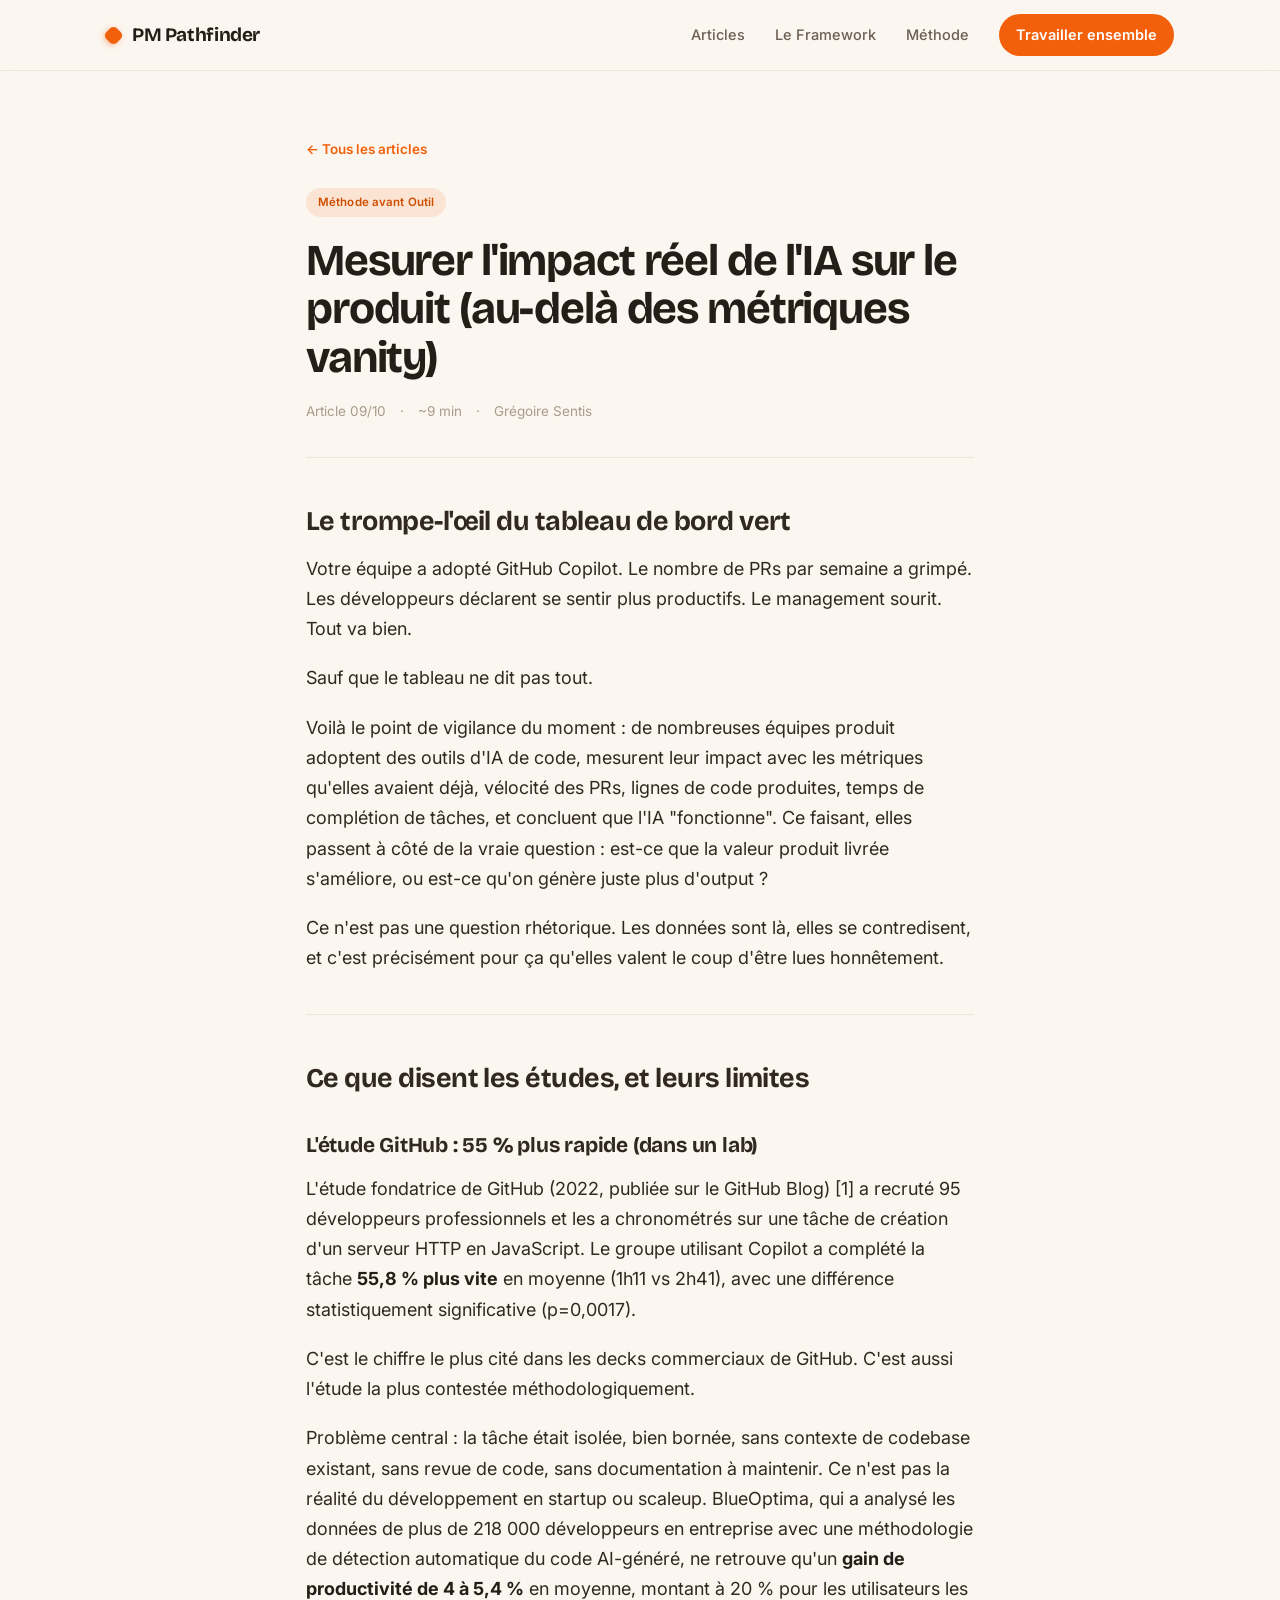
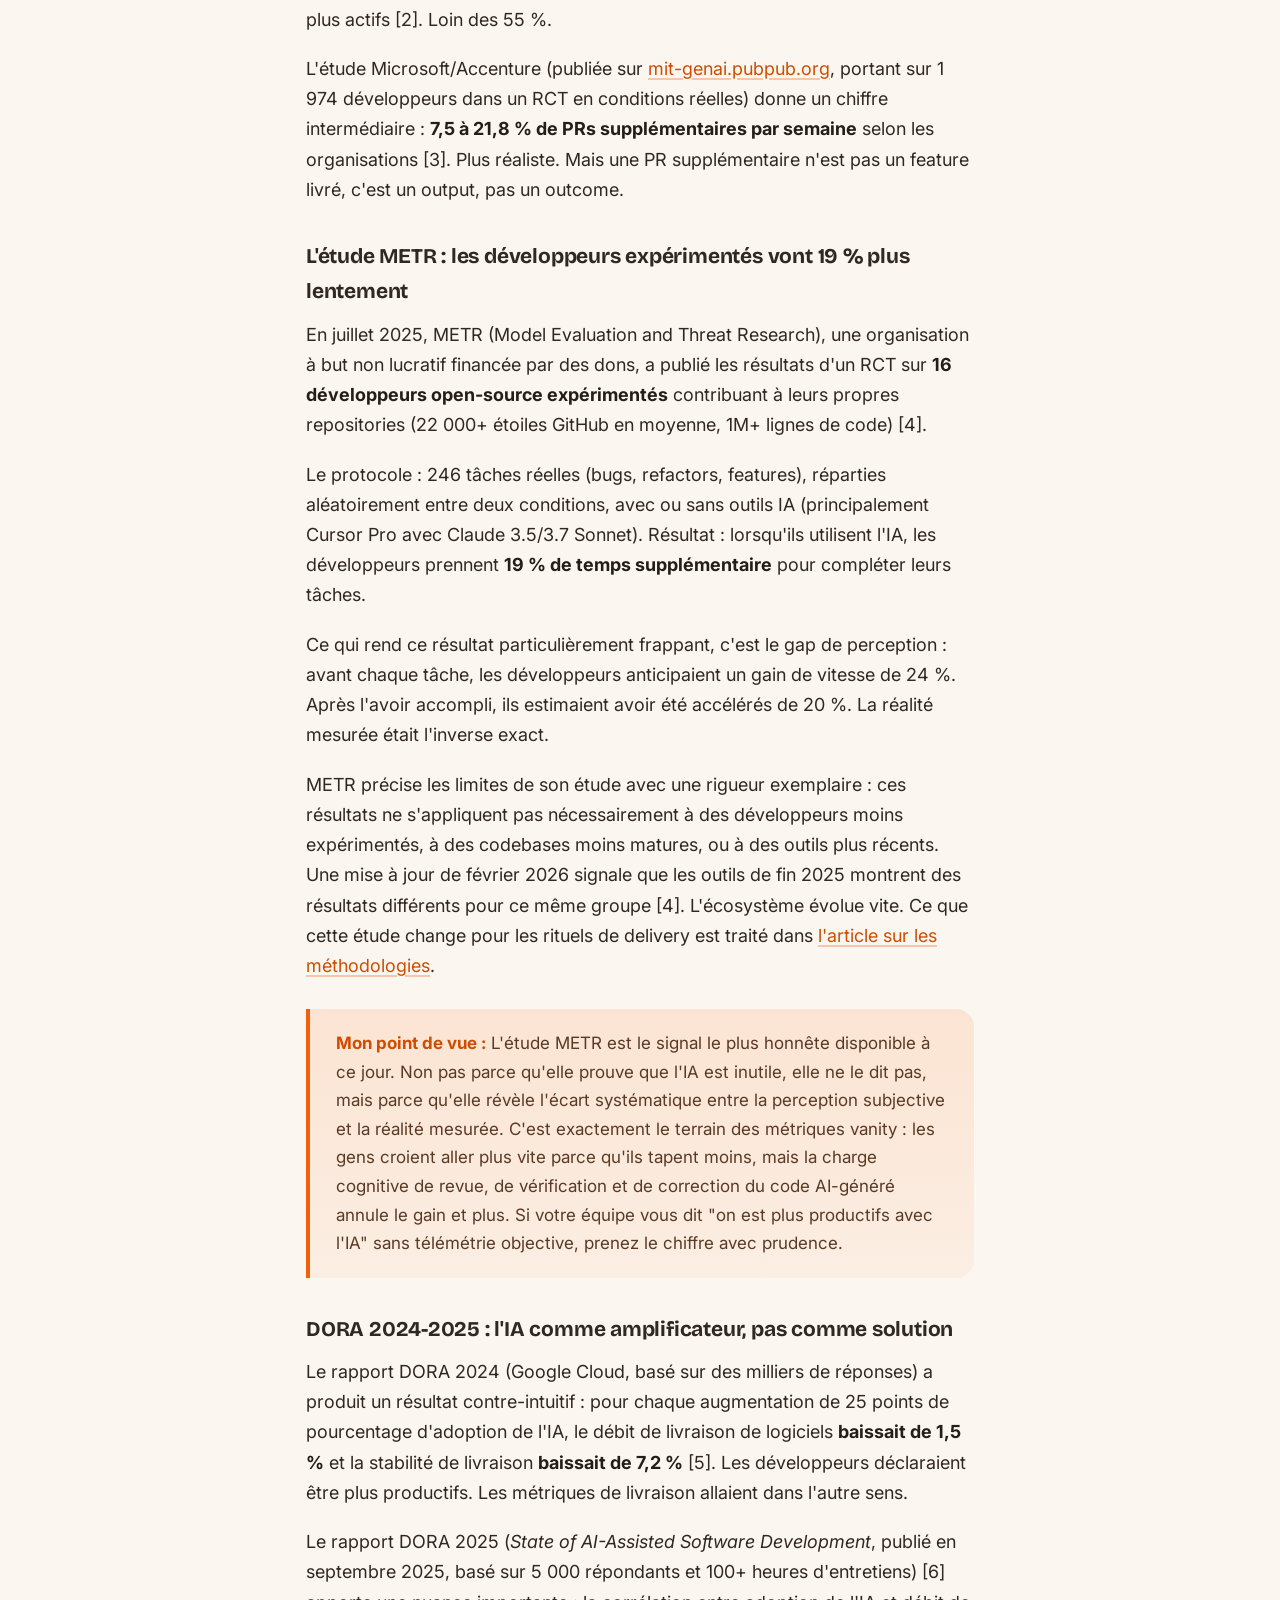
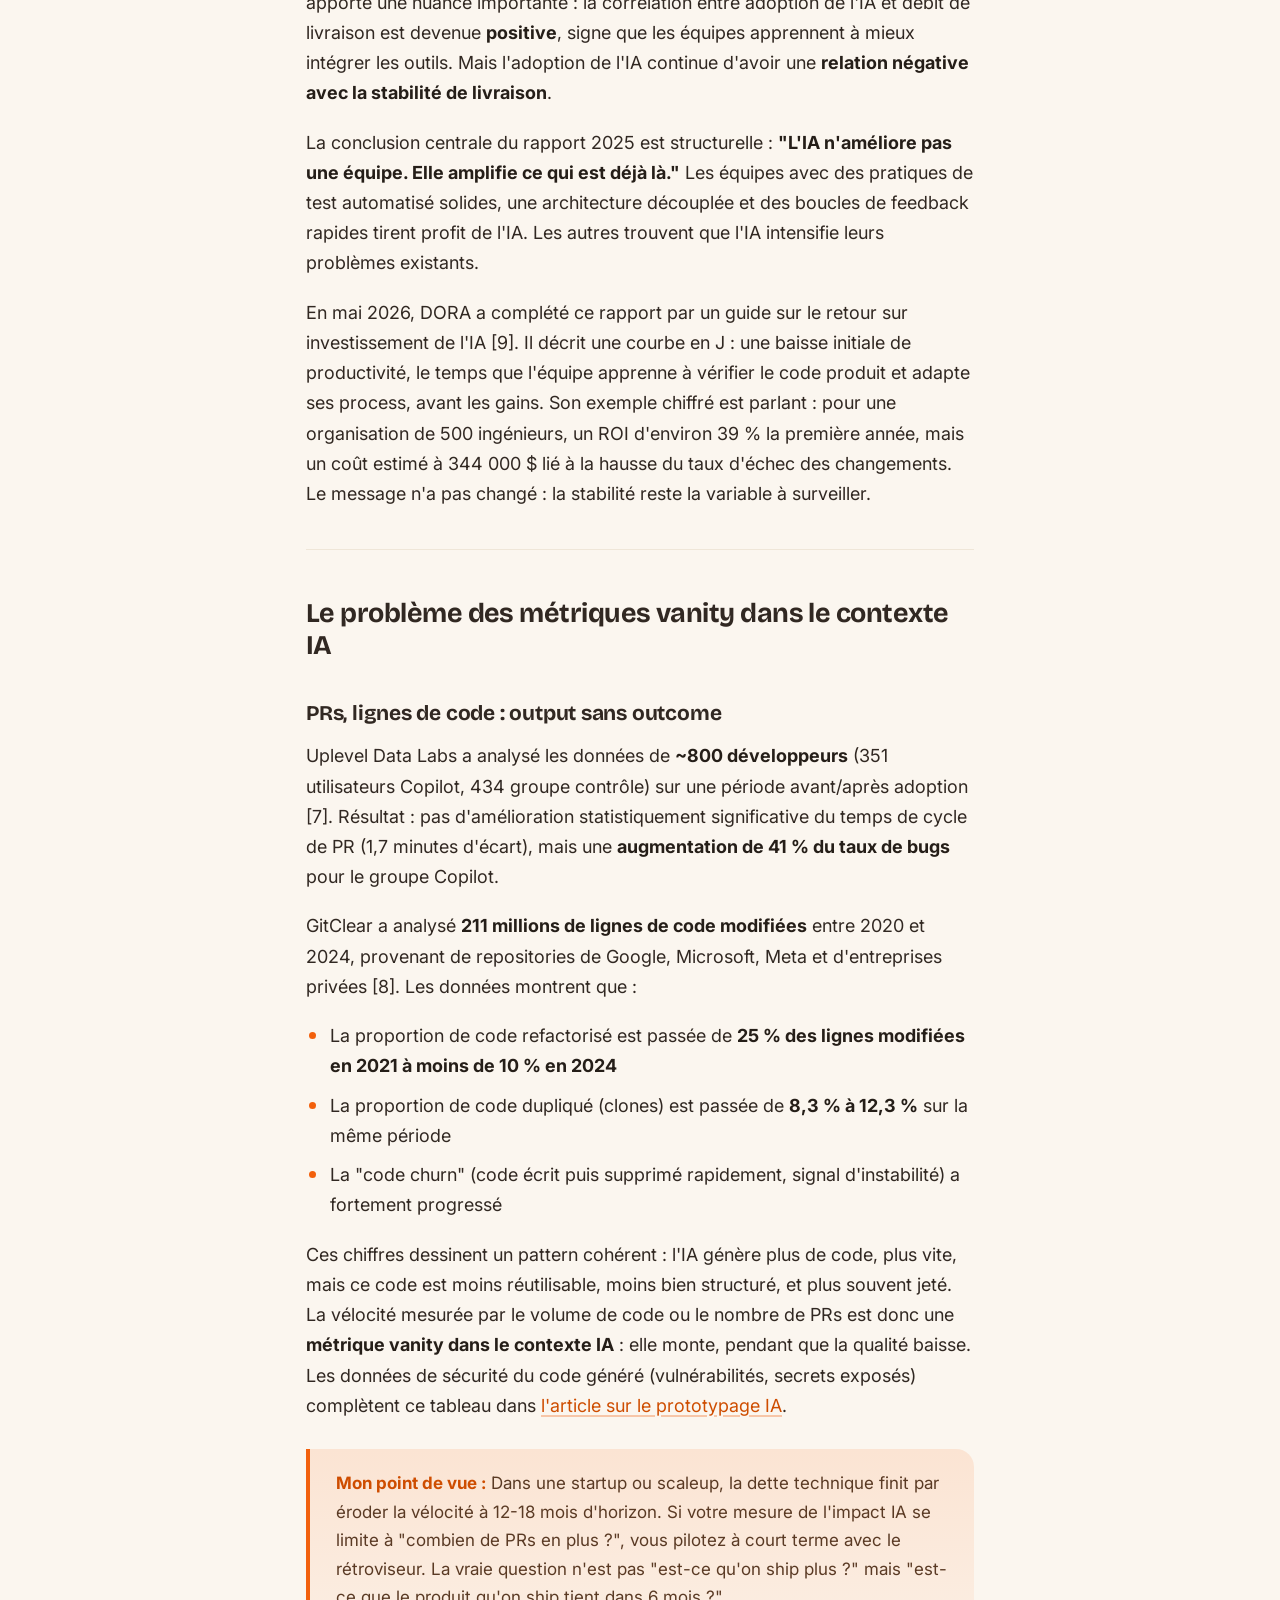
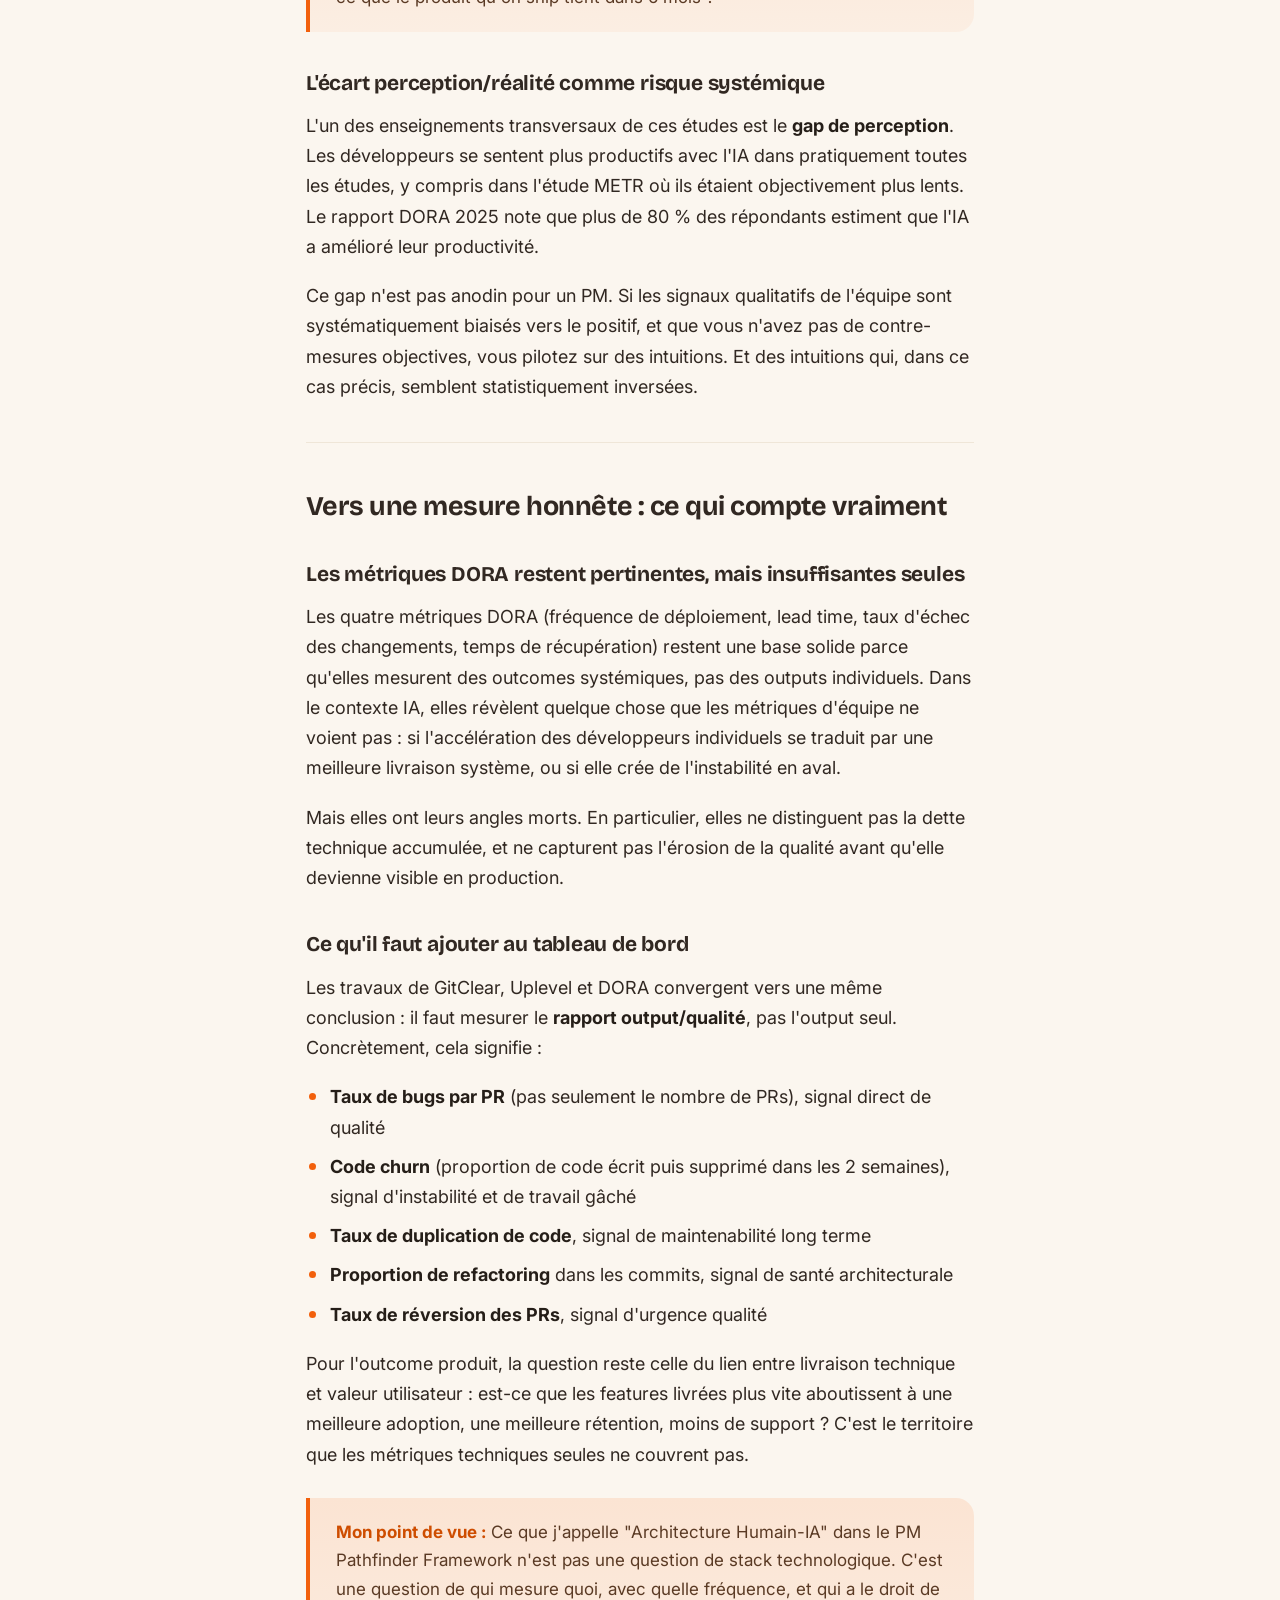
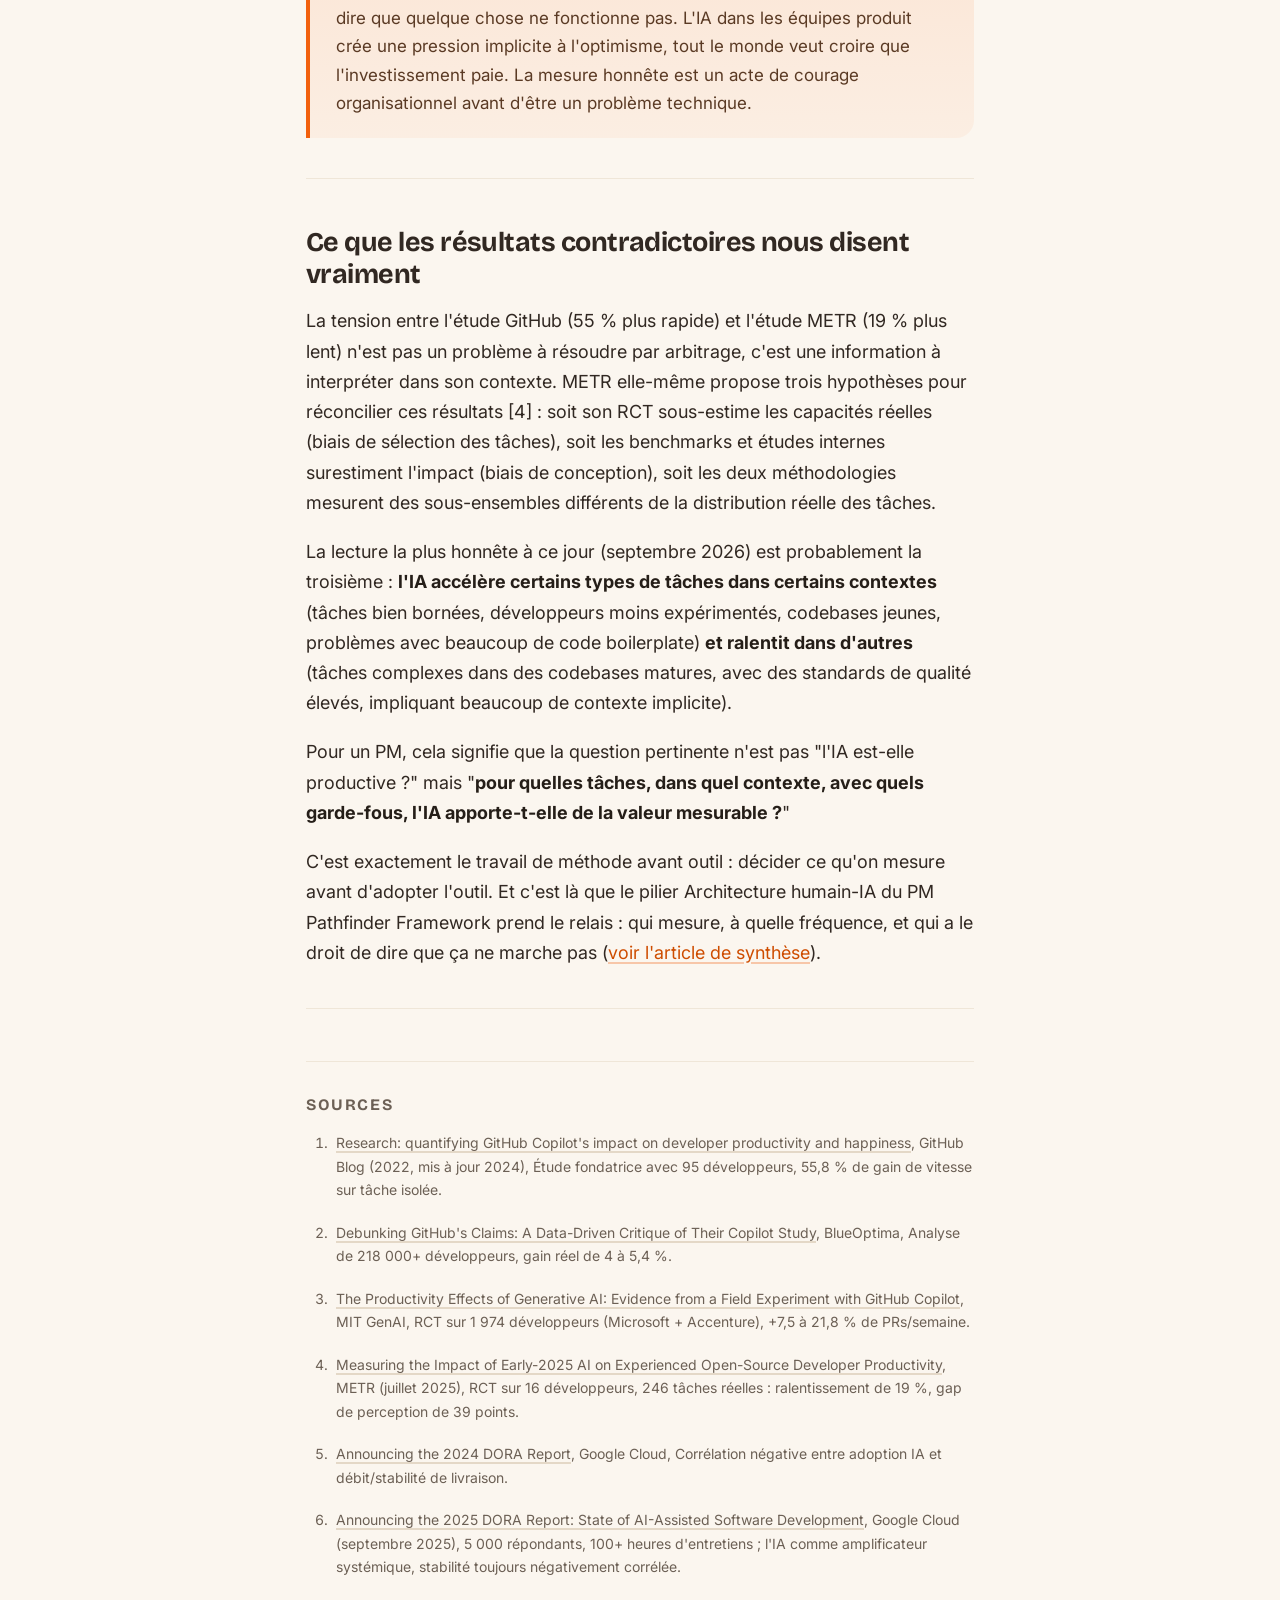
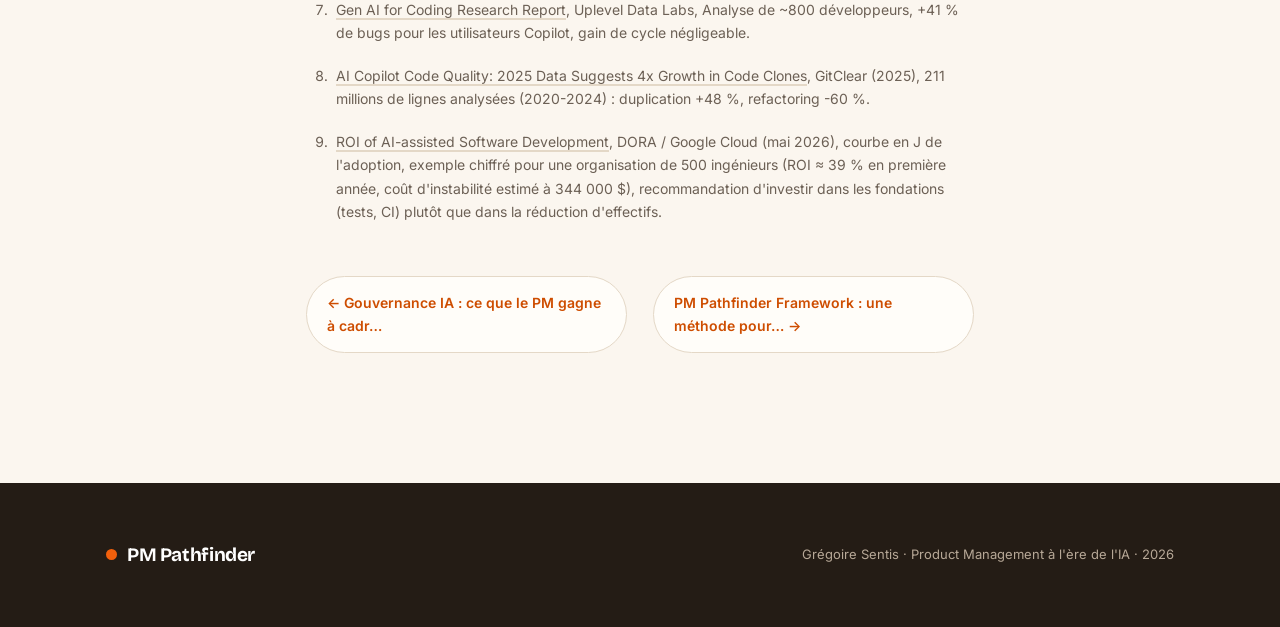
<file: articles/09-mesure.html>
<!doctype html><html lang="fr"><head>
<meta charset="utf-8"><meta name="viewport" content="width=device-width,initial-scale=1">
<title>Mesurer l&#x27;impact réel de l&#x27;IA sur le produit (au-delà des métriques vanity), PM Pathfinder</title>
<meta name="description" content="Beaucoup d&#x27;équipes mesurent l&#x27;IA avec des métriques héritées, et se réjouissent d&#x27;une vélocité qui peut masquer une régression de qualité. Des études rigoureuses, dont un RCT de METR et les rapports DORA, montrent que l&#x27;impact réel de l&#x27;IA sur la valeur produit est plus nuancé que les chiffres de GitHub ne le laissent penser.">
<link rel="preconnect" href="https://fonts.googleapis.com">
<link href="https://fonts.googleapis.com/css2?family=Bricolage+Grotesque:opsz,wght@12..96,400..800&family=Inter:wght@400;500;600;700&display=swap" rel="stylesheet">
<link rel="stylesheet" href="../styles.css">
<script defer src="/analytics.js"></script>
<link rel="canonical" href="https://www.gregoiresentis.com/articles/09-mesure.html">
<meta property="og:type" content="article">
<meta property="og:site_name" content="PM Pathfinder">
<meta property="og:locale" content="fr_FR">
<meta property="og:title" content="Mesurer l'impact réel de l'IA sur le produit (au-delà des métriques vanity), PM Pathfinder">
<meta property="og:description" content="Beaucoup d'équipes mesurent l'IA avec des métriques héritées, et se réjouissent d'une vélocité qui peut masquer une régression de qualité. Des études rigoureuses, dont un RCT de METR et les rapports DORA, montrent que l'impact réel de l'IA sur la valeur produit est plus nuancé que les chiffres de GitHub ne le laissent penser.">
<meta property="og:url" content="https://www.gregoiresentis.com/articles/09-mesure.html">
<meta name="twitter:card" content="summary">
<meta name="twitter:title" content="Mesurer l'impact réel de l'IA sur le produit (au-delà des métriques vanity), PM Pathfinder">
<meta name="twitter:description" content="Beaucoup d'équipes mesurent l'IA avec des métriques héritées, et se réjouissent d'une vélocité qui peut masquer une régression de qualité. Des études rigoureuses, dont un RCT de METR et les rapports DORA, montrent que l'impact réel de l'IA sur la valeur produit est plus nuancé que les chiffres de GitHub ne le laissent penser.">
<script type="application/ld+json">{"@context":"https://schema.org","@type":"BlogPosting","headline":"Mesurer l'impact réel de l'IA sur le produit (au-delà des métriques vanity)","description":"Beaucoup d'équipes mesurent l'IA avec des métriques héritées, et se réjouissent d'une vélocité qui peut masquer une régression de qualité. Des études rigoureuses, dont un RCT de METR et les rapports DORA, montrent que l'impact réel de l'IA sur la valeur produit est plus nuancé que les chiffres de GitHub ne le laissent penser.","inLanguage":"fr","mainEntityOfPage":{"@type":"WebPage","@id":"https://www.gregoiresentis.com/articles/09-mesure.html"},"url":"https://www.gregoiresentis.com/articles/09-mesure.html","author":{"@type":"Person","name":"Grégoire Sentis","url":"https://www.linkedin.com/in/gregoire-sentis/"},"publisher":{"@type":"Person","name":"Grégoire Sentis"}}</script>
</head><body>
<nav class="nav"><div class="wrap">
<a class="brand" href="../index.html"><span class="dot"></span> PM Pathfinder</a>
<div class="nav-links">
<a href="../index.html#articles">Articles</a>
<a href="../index.html#framework">Le Framework</a>
<a href="../articles/10-framework.html">Méthode</a>
<a class="nav-cta" href="../index.html#contact">Travailler ensemble</a>
</div></div></nav>

<article class="article"><div class="wrap">
<a class="crumb" href="../index.html#articles">← Tous les articles</a>
<div class="ahead">
<span class="badge">Méthode avant Outil</span>
<h1>Mesurer l&#x27;impact réel de l&#x27;IA sur le produit (au-delà des métriques vanity)</h1>
<div class="amenu"><span>Article 09/10</span><span>·</span><span>~9 min</span><span>·</span><span>Grégoire Sentis</span></div>
</div>
<div class="prose"><h2 id="le-trompe-lil-du-tableau-de-bord-vert">Le trompe-l'œil du tableau de bord vert</h2>
<p>Votre équipe a adopté GitHub Copilot. Le nombre de PRs par semaine a grimpé. Les développeurs déclarent se sentir plus productifs. Le management sourit. Tout va bien.</p>
<p>Sauf que le tableau ne dit pas tout.</p>
<p>Voilà le point de vigilance du moment : de nombreuses équipes produit adoptent des outils d'IA de code, mesurent leur impact avec les métriques qu'elles avaient déjà, vélocité des PRs, lignes de code produites, temps de complétion de tâches, et concluent que l'IA "fonctionne". Ce faisant, elles passent à côté de la vraie question : est-ce que la valeur produit livrée s'améliore, ou est-ce qu'on génère juste plus d'output ?</p>
<p>Ce n'est pas une question rhétorique. Les données sont là, elles se contredisent, et c'est précisément pour ça qu'elles valent le coup d'être lues honnêtement.</p>
<hr />
<h2 id="ce-que-disent-les-etudes-et-leurs-limites">Ce que disent les études, et leurs limites</h2>
<h3 id="letude-github-55-plus-rapide-dans-un-lab">L'étude GitHub : 55 % plus rapide (dans un lab)</h3>
<p>L'étude fondatrice de GitHub (2022, publiée sur le GitHub Blog) [1] a recruté 95 développeurs professionnels et les a chronométrés sur une tâche de création d'un serveur HTTP en JavaScript. Le groupe utilisant Copilot a complété la tâche <strong>55,8 % plus vite</strong> en moyenne (1h11 vs 2h41), avec une différence statistiquement significative (p=0,0017).</p>
<p>C'est le chiffre le plus cité dans les decks commerciaux de GitHub. C'est aussi l'étude la plus contestée méthodologiquement.</p>
<p>Problème central : la tâche était isolée, bien bornée, sans contexte de codebase existant, sans revue de code, sans documentation à maintenir. Ce n'est pas la réalité du développement en startup ou scaleup. BlueOptima, qui a analysé les données de plus de 218 000 développeurs en entreprise avec une méthodologie de détection automatique du code AI-généré, ne retrouve qu'un <strong>gain de productivité de 4 à 5,4 %</strong> en moyenne, montant à 20 % pour les utilisateurs les plus actifs [2]. Loin des 55 %.</p>
<p>L'étude Microsoft/Accenture (publiée sur <a href="http://mit-genai.pubpub.org">mit-genai.pubpub.org</a>, portant sur 1 974 développeurs dans un RCT en conditions réelles) donne un chiffre intermédiaire : <strong>7,5 à 21,8 % de PRs supplémentaires par semaine</strong> selon les organisations [3]. Plus réaliste. Mais une PR supplémentaire n'est pas un feature livré, c'est un output, pas un outcome.</p>
<h3 id="letude-metr-les-developpeurs-experimentes-vont-19-plus-lentement">L'étude METR : les développeurs expérimentés vont 19 % plus lentement</h3>
<p>En juillet 2025, METR (Model Evaluation and Threat Research), une organisation à but non lucratif financée par des dons, a publié les résultats d'un RCT sur <strong>16 développeurs open-source expérimentés</strong> contribuant à leurs propres repositories (22 000+ étoiles GitHub en moyenne, 1M+ lignes de code) [4].</p>
<p>Le protocole : 246 tâches réelles (bugs, refactors, features), réparties aléatoirement entre deux conditions, avec ou sans outils IA (principalement Cursor Pro avec Claude 3.5/3.7 Sonnet). Résultat : lorsqu'ils utilisent l'IA, les développeurs prennent <strong>19 % de temps supplémentaire</strong> pour compléter leurs tâches.</p>
<p>Ce qui rend ce résultat particulièrement frappant, c'est le gap de perception : avant chaque tâche, les développeurs anticipaient un gain de vitesse de 24 %. Après l'avoir accompli, ils estimaient avoir été accélérés de 20 %. La réalité mesurée était l'inverse exact.</p>
<p>METR précise les limites de son étude avec une rigueur exemplaire : ces résultats ne s'appliquent pas nécessairement à des développeurs moins expérimentés, à des codebases moins matures, ou à des outils plus récents. Une mise à jour de février 2026 signale que les outils de fin 2025 montrent des résultats différents pour ce même groupe [4]. L'écosystème évolue vite. Ce que cette étude change pour les rituels de delivery est traité dans <a href="07-methodologies.html">l'article sur les méthodologies</a>.</p>
<blockquote>
<p><strong>Mon point de vue :</strong> L'étude METR est le signal le plus honnête disponible à ce jour. Non pas parce qu'elle prouve que l'IA est inutile, elle ne le dit pas, mais parce qu'elle révèle l'écart systématique entre la perception subjective et la réalité mesurée. C'est exactement le terrain des métriques vanity : les gens croient aller plus vite parce qu'ils tapent moins, mais la charge cognitive de revue, de vérification et de correction du code AI-généré annule le gain et plus. Si votre équipe vous dit "on est plus productifs avec l'IA" sans télémétrie objective, prenez le chiffre avec prudence.</p>
</blockquote>
<h3 id="dora-2024-2025-lia-comme-amplificateur-pas-comme-solution">DORA 2024-2025 : l'IA comme amplificateur, pas comme solution</h3>
<p>Le rapport DORA 2024 (Google Cloud, basé sur des milliers de réponses) a produit un résultat contre-intuitif : pour chaque augmentation de 25 points de pourcentage d'adoption de l'IA, le débit de livraison de logiciels <strong>baissait de 1,5 %</strong> et la stabilité de livraison <strong>baissait de 7,2 %</strong> [5]. Les développeurs déclaraient être plus productifs. Les métriques de livraison allaient dans l'autre sens.</p>
<p>Le rapport DORA 2025 (<em>State of AI-Assisted Software Development</em>, publié en septembre 2025, basé sur 5 000 répondants et 100+ heures d'entretiens) [6] apporte une nuance importante : la corrélation entre adoption de l'IA et débit de livraison est devenue <strong>positive</strong>, signe que les équipes apprennent à mieux intégrer les outils. Mais l'adoption de l'IA continue d'avoir une <strong>relation négative avec la stabilité de livraison</strong>.</p>
<p>La conclusion centrale du rapport 2025 est structurelle : <strong>"L'IA n'améliore pas une équipe. Elle amplifie ce qui est déjà là."</strong> Les équipes avec des pratiques de test automatisé solides, une architecture découplée et des boucles de feedback rapides tirent profit de l'IA. Les autres trouvent que l'IA intensifie leurs problèmes existants.</p>
<p>En mai 2026, DORA a complété ce rapport par un guide sur le retour sur investissement de l'IA [9]. Il décrit une courbe en J : une baisse initiale de productivité, le temps que l'équipe apprenne à vérifier le code produit et adapte ses process, avant les gains. Son exemple chiffré est parlant : pour une organisation de 500 ingénieurs, un ROI d'environ 39 % la première année, mais un coût estimé à 344 000 $ lié à la hausse du taux d'échec des changements. Le message n'a pas changé : la stabilité reste la variable à surveiller.</p>
<hr />
<h2 id="le-probleme-des-metriques-vanity-dans-le-contexte-ia">Le problème des métriques vanity dans le contexte IA</h2>
<h3 id="prs-lignes-de-code-output-sans-outcome">PRs, lignes de code : output sans outcome</h3>
<p>Uplevel Data Labs a analysé les données de <strong>~800 développeurs</strong> (351 utilisateurs Copilot, 434 groupe contrôle) sur une période avant/après adoption [7]. Résultat : pas d'amélioration statistiquement significative du temps de cycle de PR (1,7 minutes d'écart), mais une <strong>augmentation de 41 % du taux de bugs</strong> pour le groupe Copilot.</p>
<p>GitClear a analysé <strong>211 millions de lignes de code modifiées</strong> entre 2020 et 2024, provenant de repositories de Google, Microsoft, Meta et d'entreprises privées [8]. Les données montrent que :</p>
<ul>
<li>La proportion de code refactorisé est passée de <strong>25 % des lignes modifiées en 2021 à moins de 10 % en 2024</strong></li>
<li>La proportion de code dupliqué (clones) est passée de <strong>8,3 % à 12,3 %</strong> sur la même période</li>
<li>La "code churn" (code écrit puis supprimé rapidement, signal d'instabilité) a fortement progressé</li>
</ul>
<p>Ces chiffres dessinent un pattern cohérent : l'IA génère plus de code, plus vite, mais ce code est moins réutilisable, moins bien structuré, et plus souvent jeté. La vélocité mesurée par le volume de code ou le nombre de PRs est donc une <strong>métrique vanity dans le contexte IA</strong> : elle monte, pendant que la qualité baisse. Les données de sécurité du code généré (vulnérabilités, secrets exposés) complètent ce tableau dans <a href="04-delivery.html">l'article sur le prototypage IA</a>.</p>
<blockquote>
<p><strong>Mon point de vue :</strong> Dans une startup ou scaleup, la dette technique finit par éroder la vélocité à 12-18 mois d'horizon. Si votre mesure de l'impact IA se limite à "combien de PRs en plus ?", vous pilotez à court terme avec le rétroviseur. La vraie question n'est pas "est-ce qu'on ship plus ?" mais "est-ce que le produit qu'on ship tient dans 6 mois ?"</p>
</blockquote>
<h3 id="lecart-perceptionrealite-comme-risque-systemique">L'écart perception/réalité comme risque systémique</h3>
<p>L'un des enseignements transversaux de ces études est le <strong>gap de perception</strong>. Les développeurs se sentent plus productifs avec l'IA dans pratiquement toutes les études, y compris dans l'étude METR où ils étaient objectivement plus lents. Le rapport DORA 2025 note que plus de 80 % des répondants estiment que l'IA a amélioré leur productivité.</p>
<p>Ce gap n'est pas anodin pour un PM. Si les signaux qualitatifs de l'équipe sont systématiquement biaisés vers le positif, et que vous n'avez pas de contre-mesures objectives, vous pilotez sur des intuitions. Et des intuitions qui, dans ce cas précis, semblent statistiquement inversées.</p>
<hr />
<h2 id="vers-une-mesure-honnete-ce-qui-compte-vraiment">Vers une mesure honnête : ce qui compte vraiment</h2>
<h3 id="les-metriques-dora-restent-pertinentes-mais-insuffisantes-seules">Les métriques DORA restent pertinentes, mais insuffisantes seules</h3>
<p>Les quatre métriques DORA (fréquence de déploiement, lead time, taux d'échec des changements, temps de récupération) restent une base solide parce qu'elles mesurent des outcomes systémiques, pas des outputs individuels. Dans le contexte IA, elles révèlent quelque chose que les métriques d'équipe ne voient pas : si l'accélération des développeurs individuels se traduit par une meilleure livraison système, ou si elle crée de l'instabilité en aval.</p>
<p>Mais elles ont leurs angles morts. En particulier, elles ne distinguent pas la dette technique accumulée, et ne capturent pas l'érosion de la qualité avant qu'elle devienne visible en production.</p>
<h3 id="ce-quil-faut-ajouter-au-tableau-de-bord">Ce qu'il faut ajouter au tableau de bord</h3>
<p>Les travaux de GitClear, Uplevel et DORA convergent vers une même conclusion : il faut mesurer le <strong>rapport output/qualité</strong>, pas l'output seul. Concrètement, cela signifie :</p>
<ul>
<li><strong>Taux de bugs par PR</strong> (pas seulement le nombre de PRs), signal direct de qualité</li>
<li><strong>Code churn</strong> (proportion de code écrit puis supprimé dans les 2 semaines), signal d'instabilité et de travail gâché</li>
<li><strong>Taux de duplication de code</strong>, signal de maintenabilité long terme</li>
<li><strong>Proportion de refactoring</strong> dans les commits, signal de santé architecturale</li>
<li><strong>Taux de réversion des PRs</strong>, signal d'urgence qualité</li>
</ul>
<p>Pour l'outcome produit, la question reste celle du lien entre livraison technique et valeur utilisateur : est-ce que les features livrées plus vite aboutissent à une meilleure adoption, une meilleure rétention, moins de support ? C'est le territoire que les métriques techniques seules ne couvrent pas.</p>
<blockquote>
<p><strong>Mon point de vue :</strong> Ce que j'appelle "Architecture Humain-IA" dans le PM Pathfinder Framework n'est pas une question de stack technologique. C'est une question de qui mesure quoi, avec quelle fréquence, et qui a le droit de dire que quelque chose ne fonctionne pas. L'IA dans les équipes produit crée une pression implicite à l'optimisme, tout le monde veut croire que l'investissement paie. La mesure honnête est un acte de courage organisationnel avant d'être un problème technique.</p>
</blockquote>
<hr />
<h2 id="ce-que-les-resultats-contradictoires-nous-disent-vraiment">Ce que les résultats contradictoires nous disent vraiment</h2>
<p>La tension entre l'étude GitHub (55 % plus rapide) et l'étude METR (19 % plus lent) n'est pas un problème à résoudre par arbitrage, c'est une information à interpréter dans son contexte. METR elle-même propose trois hypothèses pour réconcilier ces résultats [4] : soit son RCT sous-estime les capacités réelles (biais de sélection des tâches), soit les benchmarks et études internes surestiment l'impact (biais de conception), soit les deux méthodologies mesurent des sous-ensembles différents de la distribution réelle des tâches.</p>
<p>La lecture la plus honnête à ce jour (septembre 2026) est probablement la troisième : <strong>l'IA accélère certains types de tâches dans certains contextes</strong> (tâches bien bornées, développeurs moins expérimentés, codebases jeunes, problèmes avec beaucoup de code boilerplate) <strong>et ralentit dans d'autres</strong> (tâches complexes dans des codebases matures, avec des standards de qualité élevés, impliquant beaucoup de contexte implicite).</p>
<p>Pour un PM, cela signifie que la question pertinente n'est pas "l'IA est-elle productive ?" mais "<strong>pour quelles tâches, dans quel contexte, avec quels garde-fous, l'IA apporte-t-elle de la valeur mesurable ?</strong>"</p>
<p>C'est exactement le travail de méthode avant outil : décider ce qu'on mesure avant d'adopter l'outil. Et c'est là que le pilier Architecture humain-IA du PM Pathfinder Framework prend le relais : qui mesure, à quelle fréquence, et qui a le droit de dire que ça ne marche pas (<a href="10-framework.html">voir l'article de synthèse</a>).</p>
<hr />
<h2 id="sources">Sources</h2>
<ol>
<li>
<p><a href="https://github.blog/news-insights/research/research-quantifying-github-copilots-impact-on-developer-productivity-and-happiness/">Research: quantifying GitHub Copilot's impact on developer productivity and happiness</a>, GitHub Blog (2022, mis à jour 2024), Étude fondatrice avec 95 développeurs, 55,8 % de gain de vitesse sur tâche isolée.</p>
</li>
<li>
<p><a href="https://www.blueoptima.com/post/debunking-githubs-claims-a-data-driven-critique-of-their-copilot-study">Debunking GitHub's Claims: A Data-Driven Critique of Their Copilot Study</a>, BlueOptima, Analyse de 218 000+ développeurs, gain réel de 4 à 5,4 %.</p>
</li>
<li>
<p><a href="https://mit-genai.pubpub.org/pub/v5iixksv">The Productivity Effects of Generative AI: Evidence from a Field Experiment with GitHub Copilot</a>, MIT GenAI, RCT sur 1 974 développeurs (Microsoft + Accenture), +7,5 à 21,8 % de PRs/semaine.</p>
</li>
<li>
<p><a href="https://metr.org/blog/2025-07-10-early-2025-ai-experienced-os-dev-study/">Measuring the Impact of Early-2025 AI on Experienced Open-Source Developer Productivity</a>, METR (juillet 2025), RCT sur 16 développeurs, 246 tâches réelles : ralentissement de 19 %, gap de perception de 39 points.</p>
</li>
<li>
<p><a href="https://cloud.google.com/blog/products/devops-sre/announcing-the-2024-dora-report">Announcing the 2024 DORA Report</a>, Google Cloud, Corrélation négative entre adoption IA et débit/stabilité de livraison.</p>
</li>
<li>
<p><a href="https://cloud.google.com/blog/products/ai-machine-learning/announcing-the-2025-dora-report">Announcing the 2025 DORA Report: State of AI-Assisted Software Development</a>, Google Cloud (septembre 2025), 5 000 répondants, 100+ heures d'entretiens ; l'IA comme amplificateur systémique, stabilité toujours négativement corrélée.</p>
</li>
<li>
<p><a href="https://resources.uplevelteam.com/gen-ai-for-coding">Gen AI for Coding Research Report</a>, Uplevel Data Labs, Analyse de ~800 développeurs, +41 % de bugs pour les utilisateurs Copilot, gain de cycle négligeable.</p>
</li>
<li>
<p><a href="https://www.gitclear.com/ai_assistant_code_quality_2025_research">AI Copilot Code Quality: 2025 Data Suggests 4x Growth in Code Clones</a>, GitClear (2025), 211 millions de lignes analysées (2020-2024) : duplication +48 %, refactoring -60 %.</p>
</li>
<li>
<p><a href="https://dora.dev/ai/roi/report/">ROI of AI-assisted Software Development</a>, DORA / Google Cloud (mai 2026), courbe en J de l'adoption, exemple chiffré pour une organisation de 500 ingénieurs (ROI ≈ 39 % en première année, coût d'instabilité estimé à 344 000 $), recommandation d'investir dans les fondations (tests, CI) plutôt que dans la réduction d'effectifs.</p>
</li>
</ol></div>
</div>
<nav class="anav"><a href="08-gouvernance.html">← Gouvernance IA : ce que le PM gagne à cadr…</a><a href="10-framework.html">PM Pathfinder Framework : une méthode pour… →</a></nav>
</article>
<footer class="foot"><div class="wrap">
<div><a class="brand" href="../index.html" style="display:flex;gap:10px;align-items:center"><span class="dot" style="width:11px;height:11px;border-radius:9999px;background:var(--accent)"></span> PM Pathfinder</a></div>
<div class="small">Grégoire Sentis · Product Management à l'ère de l'IA · 2026</div>
</div></footer>
</body></html>
</file>
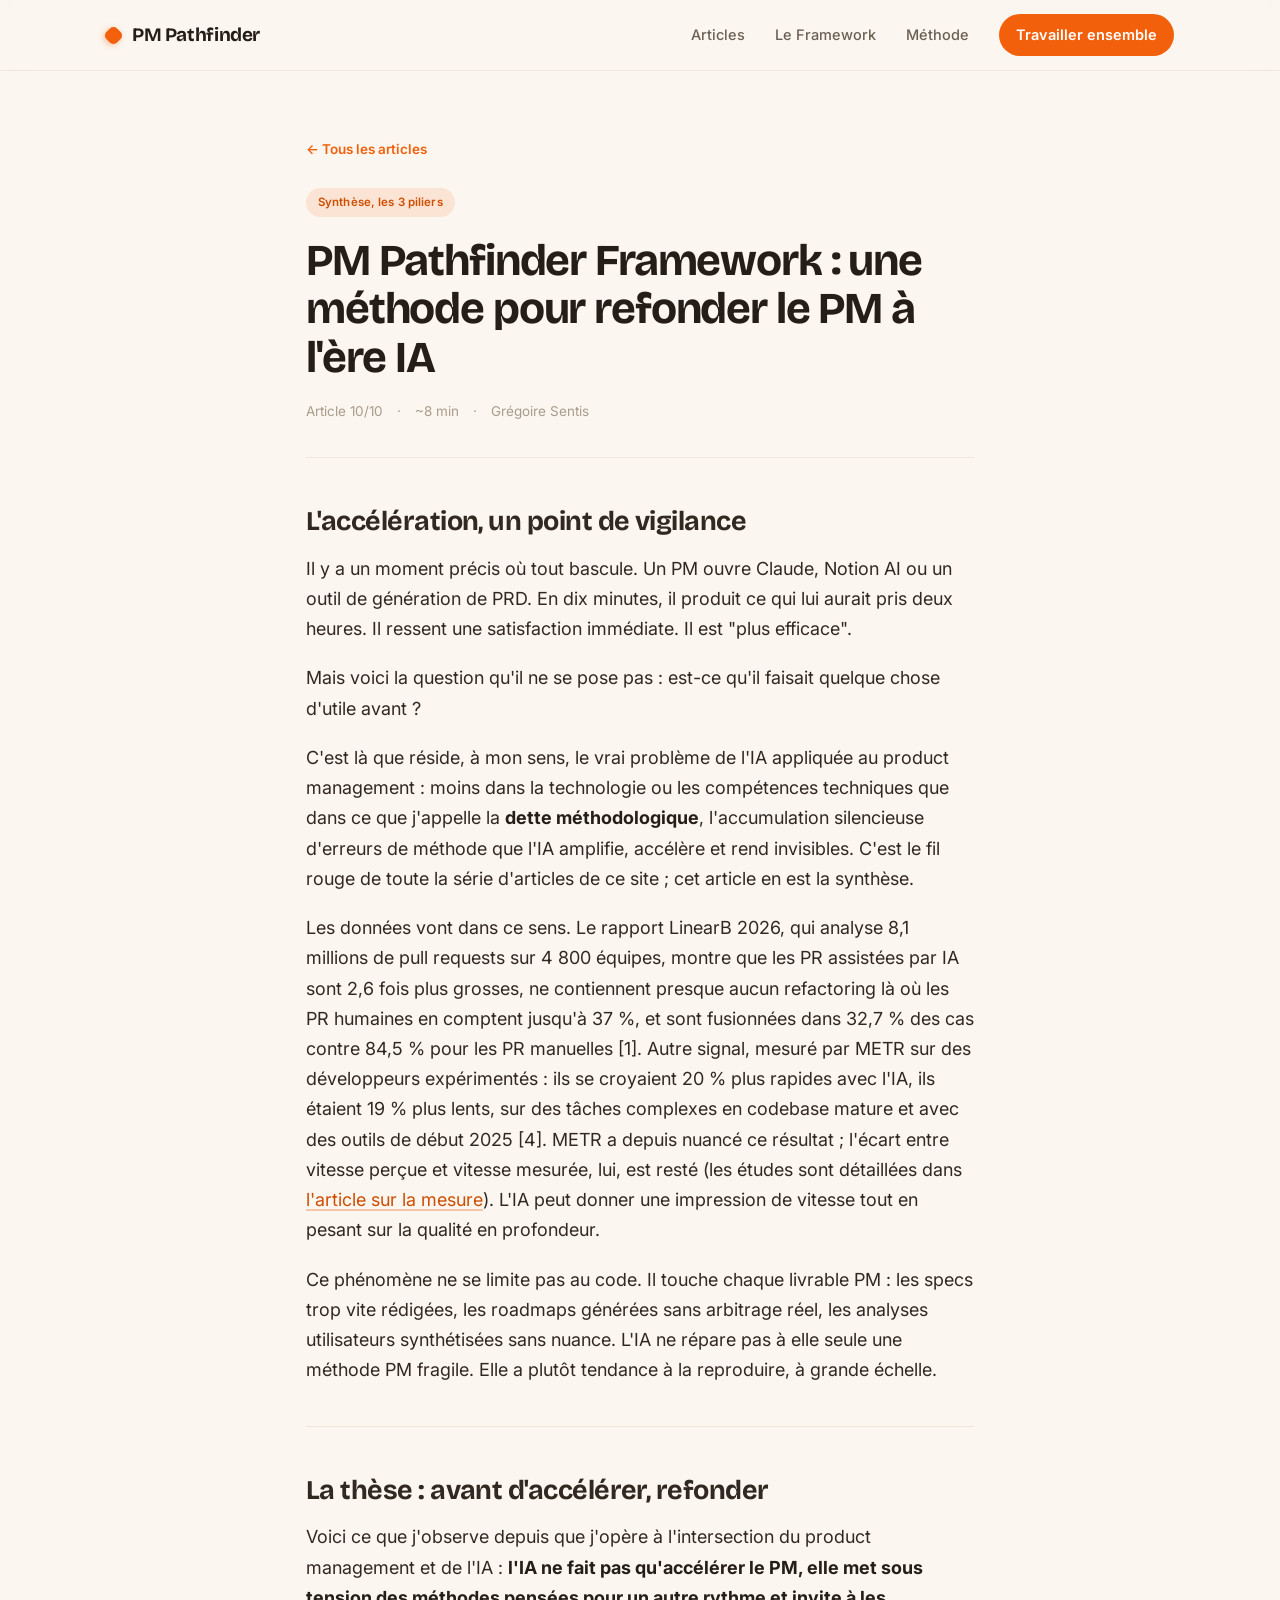
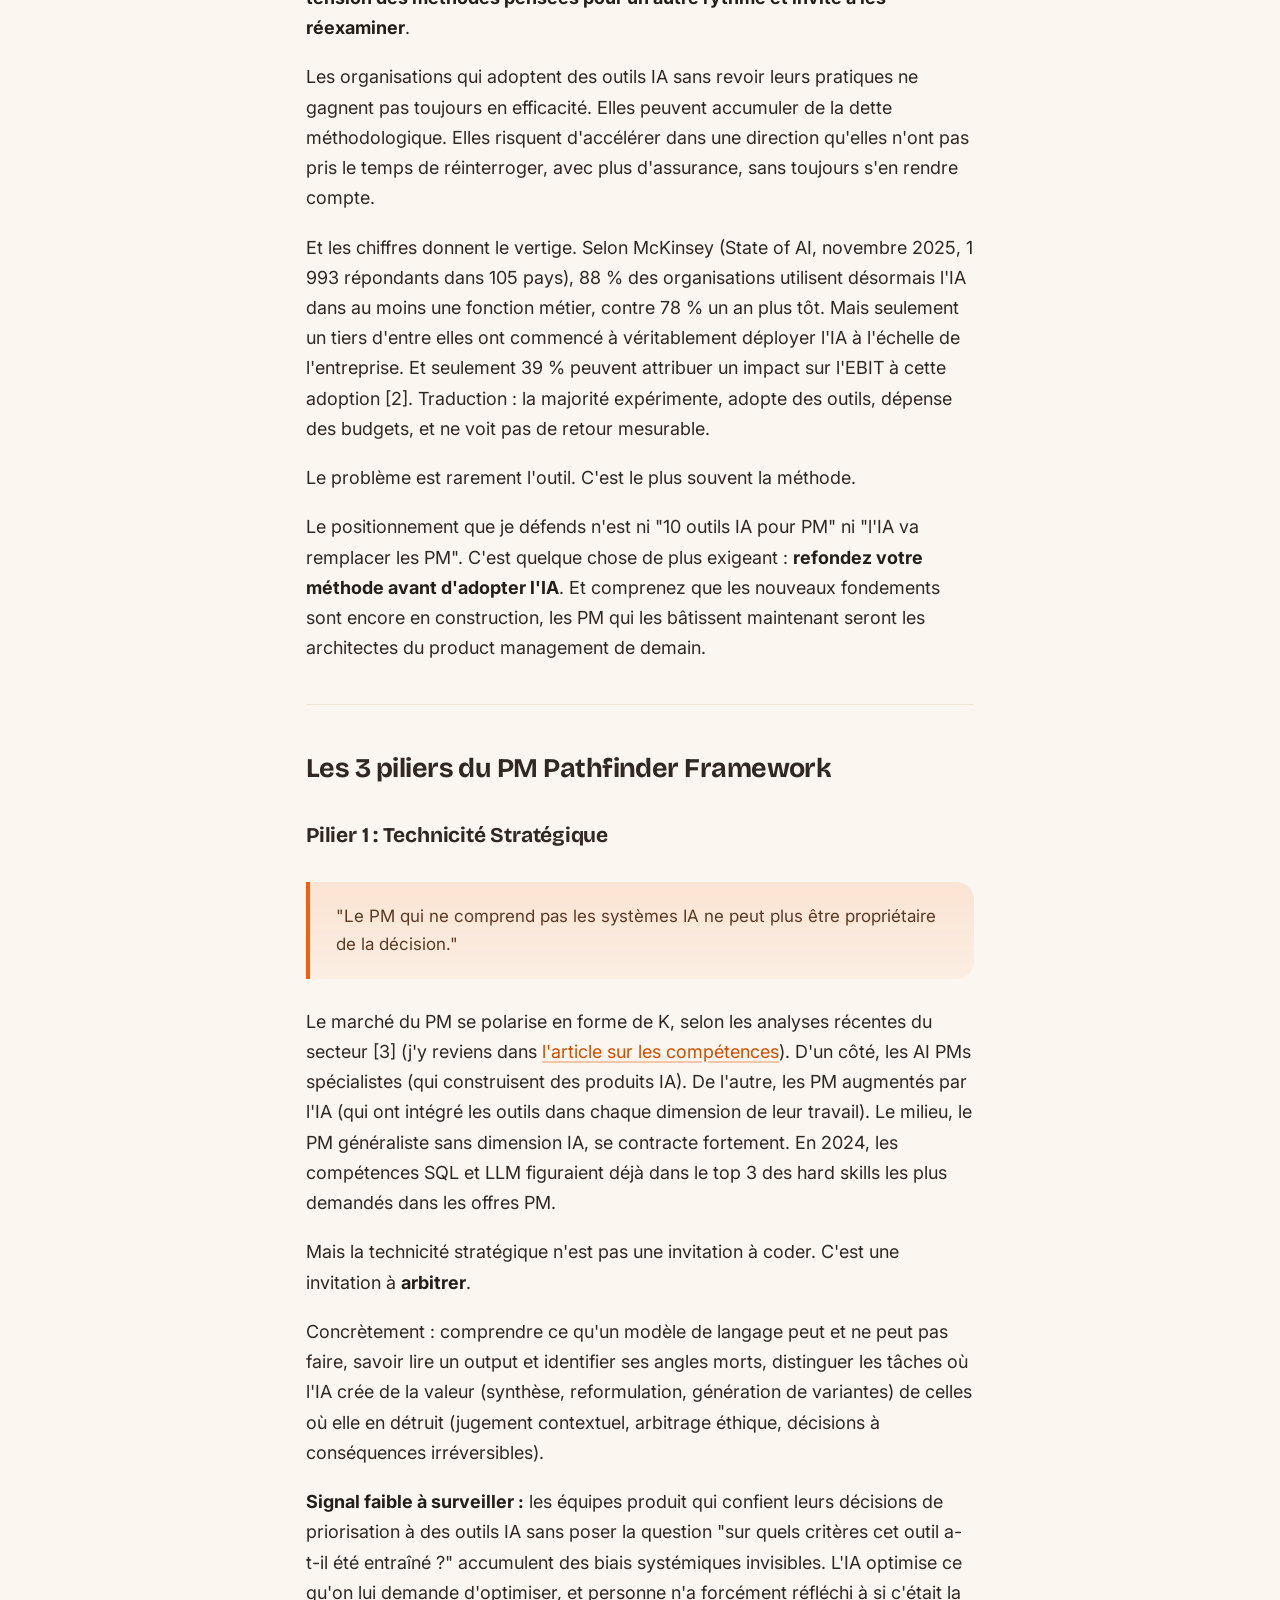
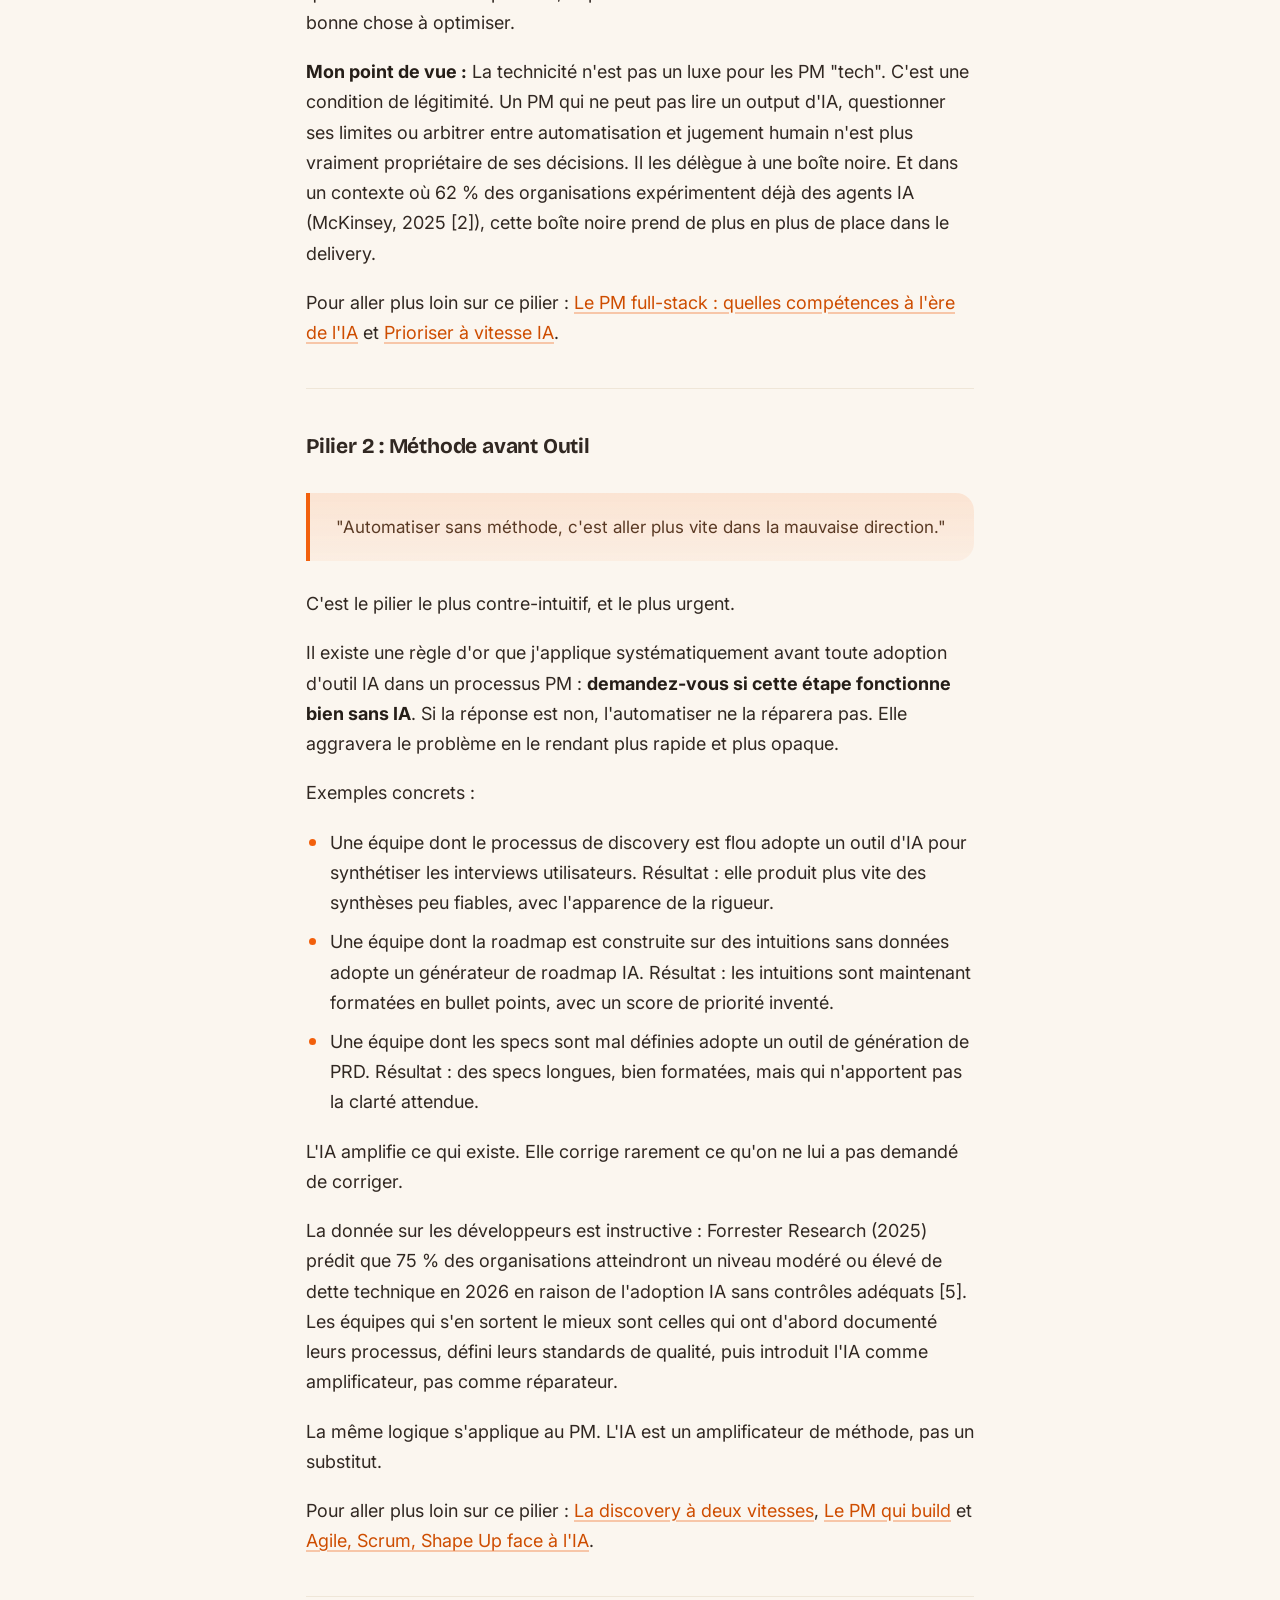
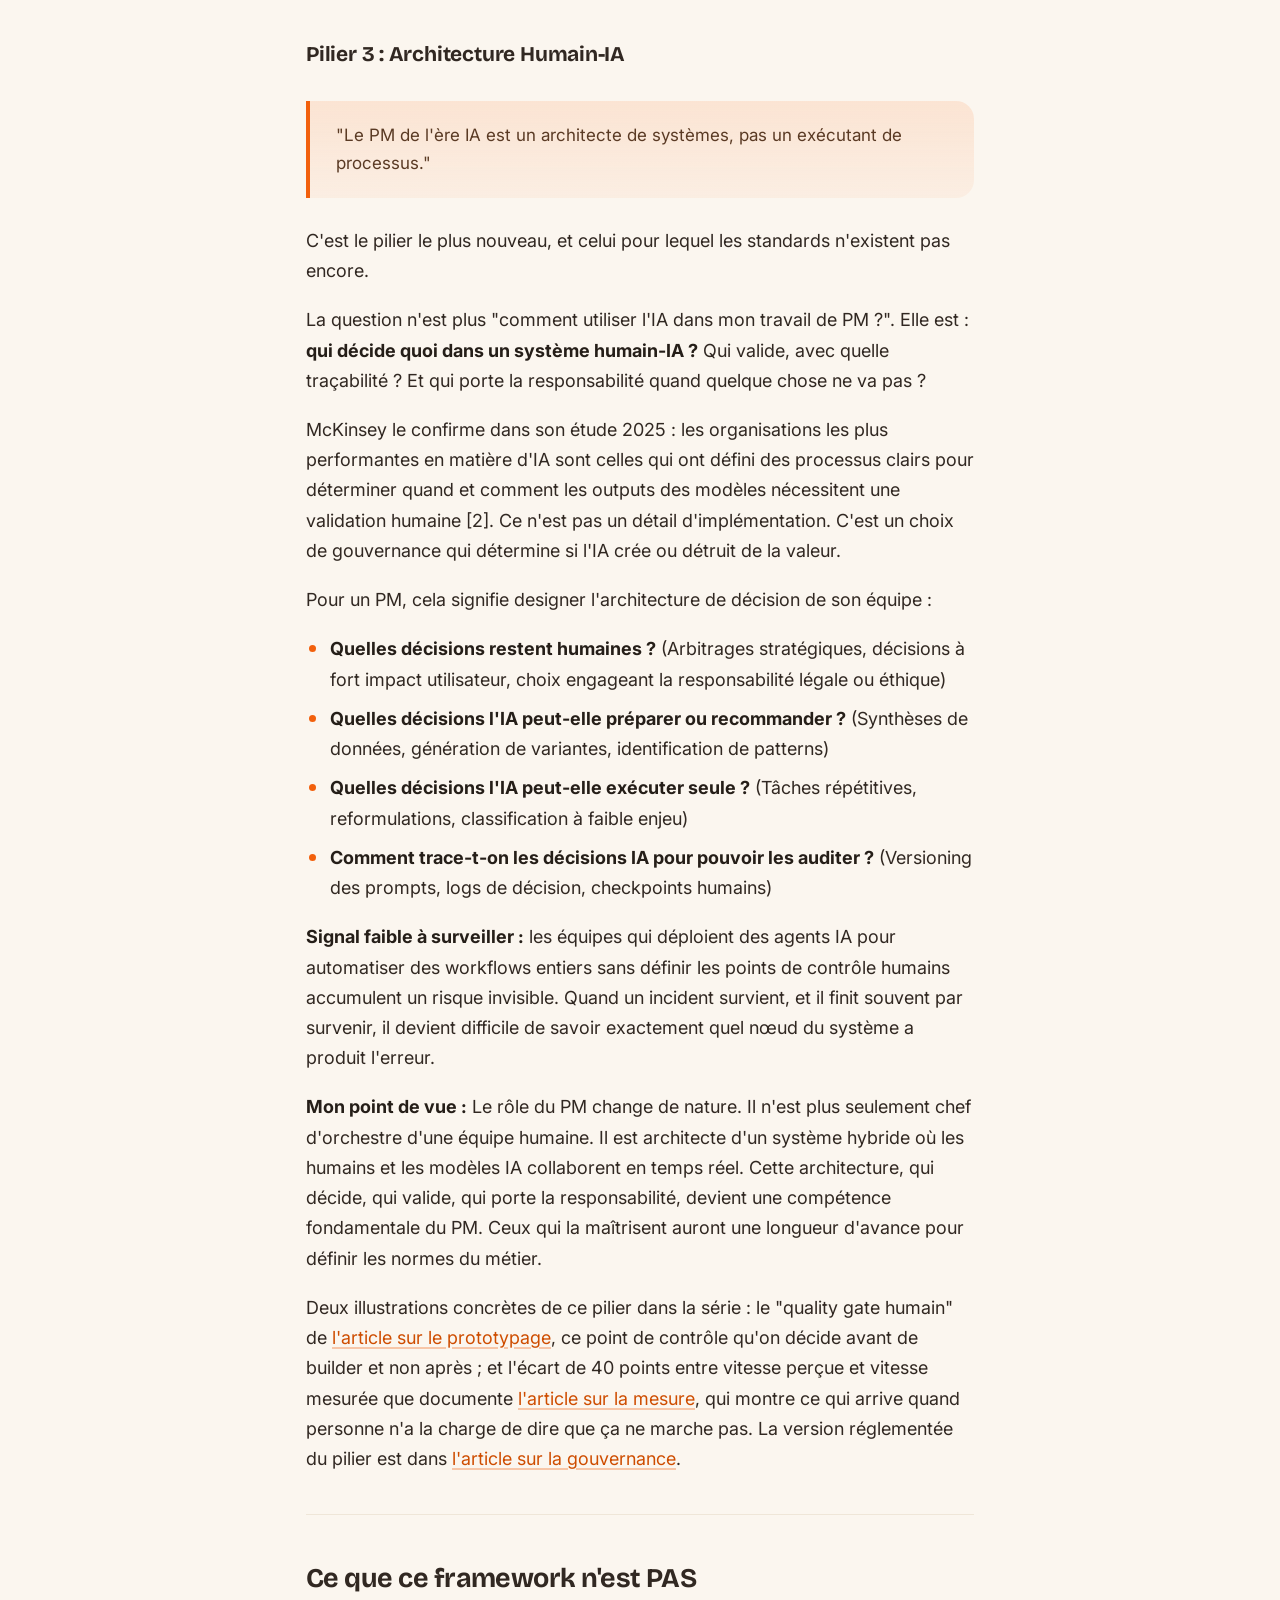
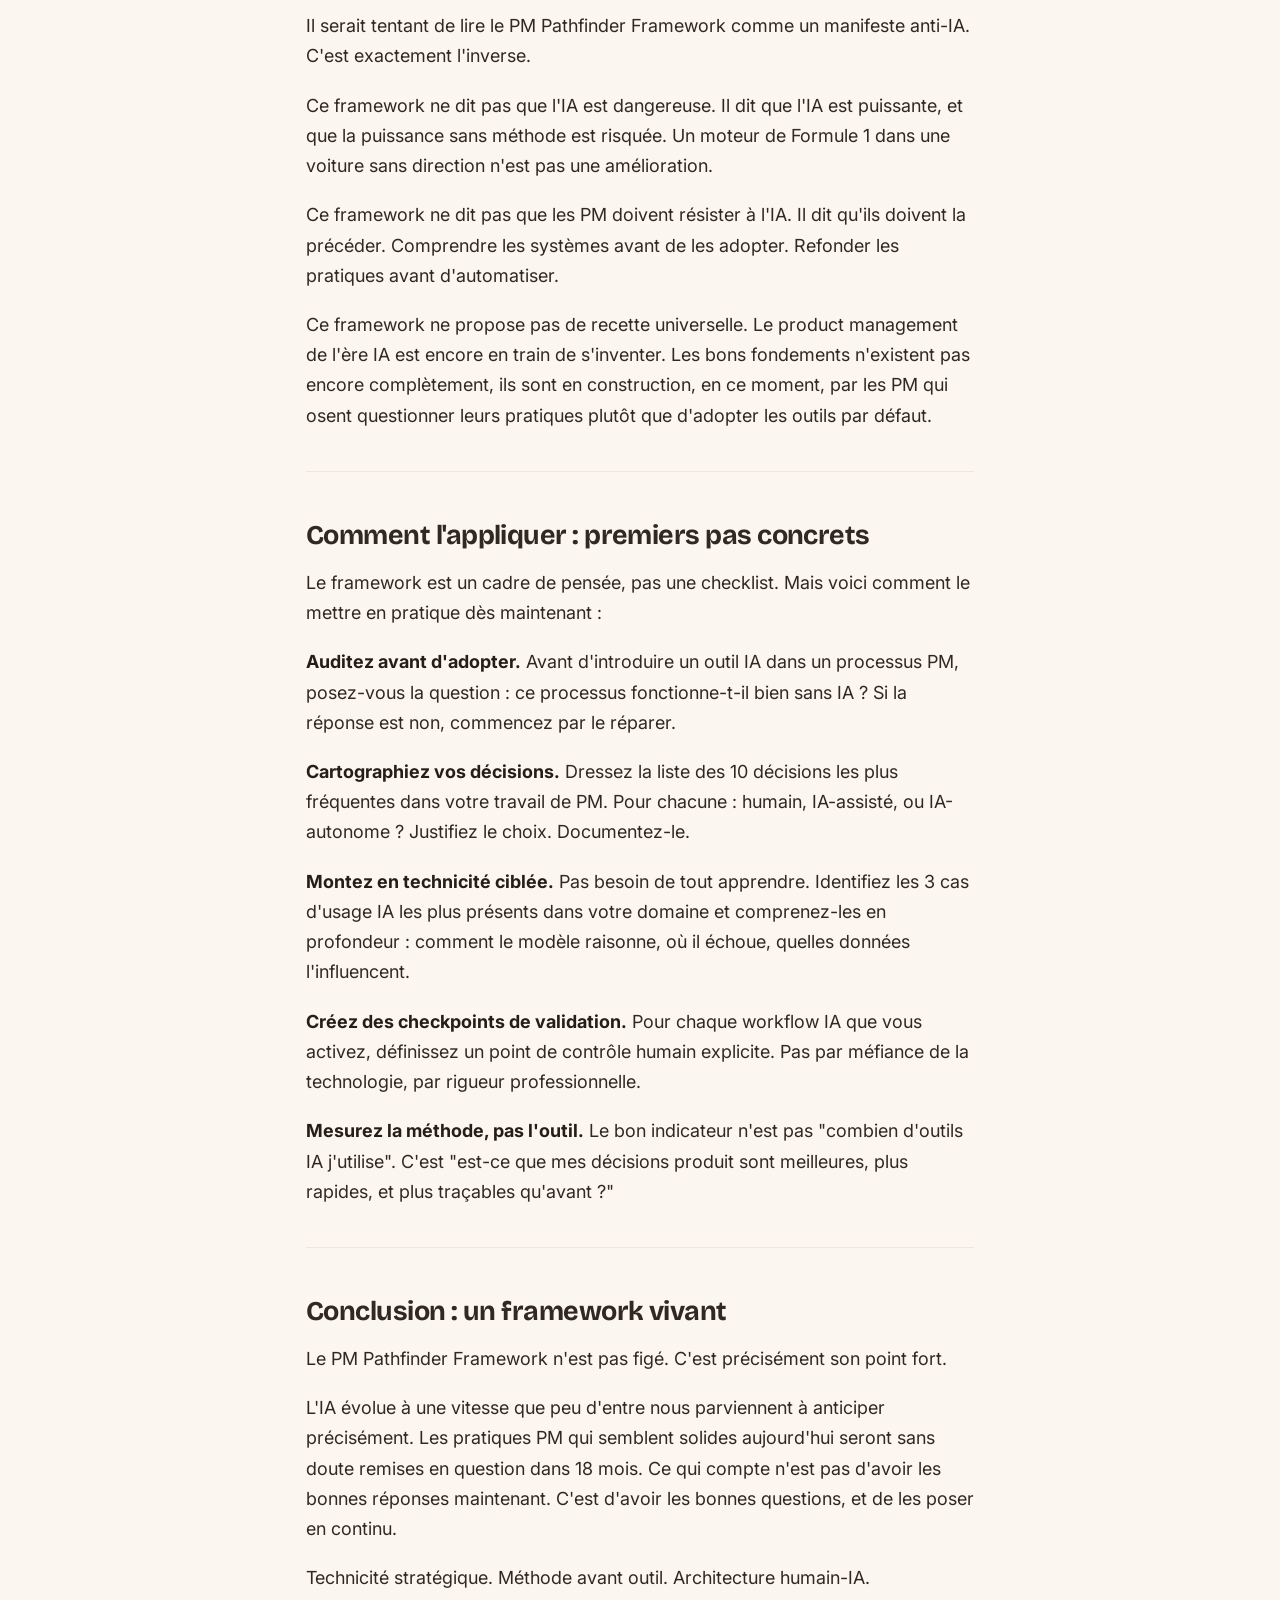
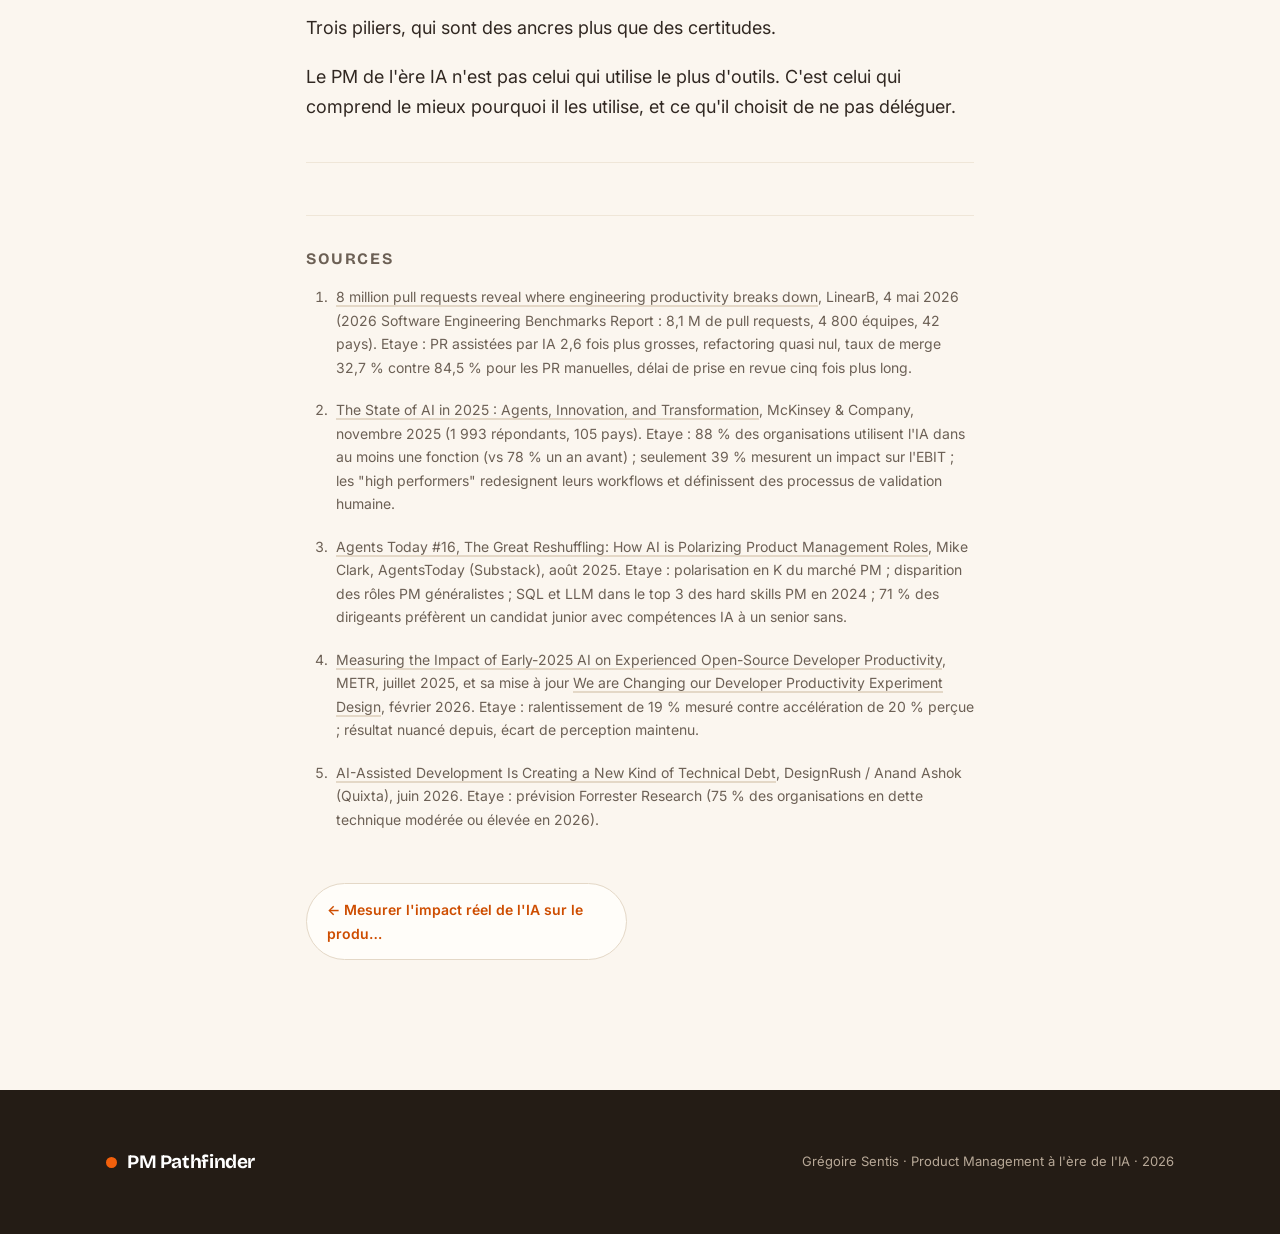
<file: articles/10-framework.html>
<!doctype html><html lang="fr"><head>
<meta charset="utf-8"><meta name="viewport" content="width=device-width,initial-scale=1">
<title>PM Pathfinder Framework : une méthode pour refonder le PM à l&#x27;ère IA, PM Pathfinder</title>
<meta name="description" content="L&#x27;IA ne fait pas qu&#x27;accélérer le PM, elle met sous tension des méthodes pensées pour un autre rythme. Les organisations qui adoptent des outils IA sans revoir leurs pratiques accumulent de la dette méthodologique : elles risquent d&#x27;accélérer dans une direction qu&#x27;elles n&#x27;ont pas pris le temps de réinterroger. Le PM Pathfinder Framework propose trois piliers pour refonder le PM avant d&#x27;automatiser.">
<link rel="preconnect" href="https://fonts.googleapis.com">
<link href="https://fonts.googleapis.com/css2?family=Bricolage+Grotesque:opsz,wght@12..96,400..800&family=Inter:wght@400;500;600;700&display=swap" rel="stylesheet">
<link rel="stylesheet" href="../styles.css">
<script defer src="/analytics.js"></script>
<link rel="canonical" href="https://www.gregoiresentis.com/articles/10-framework.html">
<meta property="og:type" content="article">
<meta property="og:site_name" content="PM Pathfinder">
<meta property="og:locale" content="fr_FR">
<meta property="og:title" content="PM Pathfinder Framework : une méthode pour refonder le PM à l'ère IA, PM Pathfinder">
<meta property="og:description" content="L'IA ne fait pas qu'accélérer le PM, elle met sous tension des méthodes pensées pour un autre rythme. Les organisations qui adoptent des outils IA sans revoir leurs pratiques accumulent de la dette méthodologique : elles risquent d'accélérer dans une direction qu'elles n'ont pas pris le temps de réinterroger. Le PM Pathfinder Framework propose trois piliers pour refonder le PM avant d'automatiser.">
<meta property="og:url" content="https://www.gregoiresentis.com/articles/10-framework.html">
<meta name="twitter:card" content="summary">
<meta name="twitter:title" content="PM Pathfinder Framework : une méthode pour refonder le PM à l'ère IA, PM Pathfinder">
<meta name="twitter:description" content="L'IA ne fait pas qu'accélérer le PM, elle met sous tension des méthodes pensées pour un autre rythme. Les organisations qui adoptent des outils IA sans revoir leurs pratiques accumulent de la dette méthodologique : elles risquent d'accélérer dans une direction qu'elles n'ont pas pris le temps de réinterroger. Le PM Pathfinder Framework propose trois piliers pour refonder le PM avant d'automatiser.">
<script type="application/ld+json">{"@context":"https://schema.org","@type":"BlogPosting","headline":"PM Pathfinder Framework : une méthode pour refonder le PM à l'ère IA","description":"L'IA ne fait pas qu'accélérer le PM, elle met sous tension des méthodes pensées pour un autre rythme. Les organisations qui adoptent des outils IA sans revoir leurs pratiques accumulent de la dette méthodologique : elles risquent d'accélérer dans une direction qu'elles n'ont pas pris le temps de réinterroger. Le PM Pathfinder Framework propose trois piliers pour refonder le PM avant d'automatiser.","inLanguage":"fr","mainEntityOfPage":{"@type":"WebPage","@id":"https://www.gregoiresentis.com/articles/10-framework.html"},"url":"https://www.gregoiresentis.com/articles/10-framework.html","author":{"@type":"Person","name":"Grégoire Sentis","url":"https://www.linkedin.com/in/gregoire-sentis/"},"publisher":{"@type":"Person","name":"Grégoire Sentis"}}</script>
</head><body>
<nav class="nav"><div class="wrap">
<a class="brand" href="../index.html"><span class="dot"></span> PM Pathfinder</a>
<div class="nav-links">
<a href="../index.html#articles">Articles</a>
<a href="../index.html#framework">Le Framework</a>
<a href="../articles/10-framework.html">Méthode</a>
<a class="nav-cta" href="../index.html#contact">Travailler ensemble</a>
</div></div></nav>

<article class="article"><div class="wrap">
<a class="crumb" href="../index.html#articles">← Tous les articles</a>
<div class="ahead">
<span class="badge">Synthèse, les 3 piliers</span>
<h1>PM Pathfinder Framework : une méthode pour refonder le PM à l&#x27;ère IA</h1>
<div class="amenu"><span>Article 10/10</span><span>·</span><span>~8 min</span><span>·</span><span>Grégoire Sentis</span></div>
</div>
<div class="prose"><h2 id="lacceleration-un-point-de-vigilance">L'accélération, un point de vigilance</h2>
<p>Il y a un moment précis où tout bascule. Un PM ouvre Claude, Notion AI ou un outil de génération de PRD. En dix minutes, il produit ce qui lui aurait pris deux heures. Il ressent une satisfaction immédiate. Il est "plus efficace".</p>
<p>Mais voici la question qu'il ne se pose pas : est-ce qu'il faisait quelque chose d'utile avant ?</p>
<p>C'est là que réside, à mon sens, le vrai problème de l'IA appliquée au product management : moins dans la technologie ou les compétences techniques que dans ce que j'appelle la <strong>dette méthodologique</strong>, l'accumulation silencieuse d'erreurs de méthode que l'IA amplifie, accélère et rend invisibles. C'est le fil rouge de toute la série d'articles de ce site ; cet article en est la synthèse.</p>
<p>Les données vont dans ce sens. Le rapport LinearB 2026, qui analyse 8,1 millions de pull requests sur 4 800 équipes, montre que les PR assistées par IA sont 2,6 fois plus grosses, ne contiennent presque aucun refactoring là où les PR humaines en comptent jusqu'à 37 %, et sont fusionnées dans 32,7 % des cas contre 84,5 % pour les PR manuelles [1]. Autre signal, mesuré par METR sur des développeurs expérimentés : ils se croyaient 20 % plus rapides avec l'IA, ils étaient 19 % plus lents, sur des tâches complexes en codebase mature et avec des outils de début 2025 [4]. METR a depuis nuancé ce résultat ; l'écart entre vitesse perçue et vitesse mesurée, lui, est resté (les études sont détaillées dans <a href="09-mesure.html">l'article sur la mesure</a>). L'IA peut donner une impression de vitesse tout en pesant sur la qualité en profondeur.</p>
<p>Ce phénomène ne se limite pas au code. Il touche chaque livrable PM : les specs trop vite rédigées, les roadmaps générées sans arbitrage réel, les analyses utilisateurs synthétisées sans nuance. L'IA ne répare pas à elle seule une méthode PM fragile. Elle a plutôt tendance à la reproduire, à grande échelle.</p>
<hr />
<h2 id="la-these-avant-daccelerer-refonder">La thèse : avant d'accélérer, refonder</h2>
<p>Voici ce que j'observe depuis que j'opère à l'intersection du product management et de l'IA : <strong>l'IA ne fait pas qu'accélérer le PM, elle met sous tension des méthodes pensées pour un autre rythme et invite à les réexaminer</strong>.</p>
<p>Les organisations qui adoptent des outils IA sans revoir leurs pratiques ne gagnent pas toujours en efficacité. Elles peuvent accumuler de la dette méthodologique. Elles risquent d'accélérer dans une direction qu'elles n'ont pas pris le temps de réinterroger, avec plus d'assurance, sans toujours s'en rendre compte.</p>
<p>Et les chiffres donnent le vertige. Selon McKinsey (State of AI, novembre 2025, 1 993 répondants dans 105 pays), 88 % des organisations utilisent désormais l'IA dans au moins une fonction métier, contre 78 % un an plus tôt. Mais seulement un tiers d'entre elles ont commencé à véritablement déployer l'IA à l'échelle de l'entreprise. Et seulement 39 % peuvent attribuer un impact sur l'EBIT à cette adoption [2]. Traduction : la majorité expérimente, adopte des outils, dépense des budgets, et ne voit pas de retour mesurable.</p>
<p>Le problème est rarement l'outil. C'est le plus souvent la méthode.</p>
<p>Le positionnement que je défends n'est ni "10 outils IA pour PM" ni "l'IA va remplacer les PM". C'est quelque chose de plus exigeant : <strong>refondez votre méthode avant d'adopter l'IA</strong>. Et comprenez que les nouveaux fondements sont encore en construction, les PM qui les bâtissent maintenant seront les architectes du product management de demain.</p>
<hr />
<h2 id="les-3-piliers-du-pm-pathfinder-framework">Les 3 piliers du PM Pathfinder Framework</h2>
<h3 id="pilier-1-technicite-strategique">Pilier 1 : Technicité Stratégique</h3>
<blockquote>
<p>"Le PM qui ne comprend pas les systèmes IA ne peut plus être propriétaire de la décision."</p>
</blockquote>
<p>Le marché du PM se polarise en forme de K, selon les analyses récentes du secteur [3] (j'y reviens dans <a href="06-competences.html">l'article sur les compétences</a>). D'un côté, les AI PMs spécialistes (qui construisent des produits IA). De l'autre, les PM augmentés par l'IA (qui ont intégré les outils dans chaque dimension de leur travail). Le milieu, le PM généraliste sans dimension IA, se contracte fortement. En 2024, les compétences SQL et LLM figuraient déjà dans le top 3 des hard skills les plus demandés dans les offres PM.</p>
<p>Mais la technicité stratégique n'est pas une invitation à coder. C'est une invitation à <strong>arbitrer</strong>.</p>
<p>Concrètement : comprendre ce qu'un modèle de langage peut et ne peut pas faire, savoir lire un output et identifier ses angles morts, distinguer les tâches où l'IA crée de la valeur (synthèse, reformulation, génération de variantes) de celles où elle en détruit (jugement contextuel, arbitrage éthique, décisions à conséquences irréversibles).</p>
<p><strong>Signal faible à surveiller :</strong> les équipes produit qui confient leurs décisions de priorisation à des outils IA sans poser la question "sur quels critères cet outil a-t-il été entraîné ?" accumulent des biais systémiques invisibles. L'IA optimise ce qu'on lui demande d'optimiser, et personne n'a forcément réfléchi à si c'était la bonne chose à optimiser.</p>
<p><strong>Mon point de vue :</strong> La technicité n'est pas un luxe pour les PM "tech". C'est une condition de légitimité. Un PM qui ne peut pas lire un output d'IA, questionner ses limites ou arbitrer entre automatisation et jugement humain n'est plus vraiment propriétaire de ses décisions. Il les délègue à une boîte noire. Et dans un contexte où 62 % des organisations expérimentent déjà des agents IA (McKinsey, 2025 [2]), cette boîte noire prend de plus en plus de place dans le delivery.</p>
<p>Pour aller plus loin sur ce pilier : <a href="06-competences.html">Le PM full-stack : quelles compétences à l'ère de l'IA</a> et <a href="05-priorisation.html">Prioriser à vitesse IA</a>.</p>
<hr />
<h3 id="pilier-2-methode-avant-outil">Pilier 2 : Méthode avant Outil</h3>
<blockquote>
<p>"Automatiser sans méthode, c'est aller plus vite dans la mauvaise direction."</p>
</blockquote>
<p>C'est le pilier le plus contre-intuitif, et le plus urgent.</p>
<p>Il existe une règle d'or que j'applique systématiquement avant toute adoption d'outil IA dans un processus PM : <strong>demandez-vous si cette étape fonctionne bien sans IA</strong>. Si la réponse est non, l'automatiser ne la réparera pas. Elle aggravera le problème en le rendant plus rapide et plus opaque.</p>
<p>Exemples concrets :</p>
<ul>
<li>Une équipe dont le processus de discovery est flou adopte un outil d'IA pour synthétiser les interviews utilisateurs. Résultat : elle produit plus vite des synthèses peu fiables, avec l'apparence de la rigueur.</li>
<li>Une équipe dont la roadmap est construite sur des intuitions sans données adopte un générateur de roadmap IA. Résultat : les intuitions sont maintenant formatées en bullet points, avec un score de priorité inventé.</li>
<li>Une équipe dont les specs sont mal définies adopte un outil de génération de PRD. Résultat : des specs longues, bien formatées, mais qui n'apportent pas la clarté attendue.</li>
</ul>
<p>L'IA amplifie ce qui existe. Elle corrige rarement ce qu'on ne lui a pas demandé de corriger.</p>
<p>La donnée sur les développeurs est instructive : Forrester Research (2025) prédit que 75 % des organisations atteindront un niveau modéré ou élevé de dette technique en 2026 en raison de l'adoption IA sans contrôles adéquats [5]. Les équipes qui s'en sortent le mieux sont celles qui ont d'abord documenté leurs processus, défini leurs standards de qualité, puis introduit l'IA comme amplificateur, pas comme réparateur.</p>
<p>La même logique s'applique au PM. L'IA est un amplificateur de méthode, pas un substitut.</p>
<p>Pour aller plus loin sur ce pilier : <a href="03-discovery.html">La discovery à deux vitesses</a>, <a href="04-delivery.html">Le PM qui build</a> et <a href="07-methodologies.html">Agile, Scrum, Shape Up face à l'IA</a>.</p>
<hr />
<h3 id="pilier-3-architecture-humain-ia">Pilier 3 : Architecture Humain-IA</h3>
<blockquote>
<p>"Le PM de l'ère IA est un architecte de systèmes, pas un exécutant de processus."</p>
</blockquote>
<p>C'est le pilier le plus nouveau, et celui pour lequel les standards n'existent pas encore.</p>
<p>La question n'est plus "comment utiliser l'IA dans mon travail de PM ?". Elle est : <strong>qui décide quoi dans un système humain-IA ?</strong> Qui valide, avec quelle traçabilité ? Et qui porte la responsabilité quand quelque chose ne va pas ?</p>
<p>McKinsey le confirme dans son étude 2025 : les organisations les plus performantes en matière d'IA sont celles qui ont défini des processus clairs pour déterminer quand et comment les outputs des modèles nécessitent une validation humaine [2]. Ce n'est pas un détail d'implémentation. C'est un choix de gouvernance qui détermine si l'IA crée ou détruit de la valeur.</p>
<p>Pour un PM, cela signifie designer l'architecture de décision de son équipe :</p>
<ul>
<li><strong>Quelles décisions restent humaines ?</strong> (Arbitrages stratégiques, décisions à fort impact utilisateur, choix engageant la responsabilité légale ou éthique)</li>
<li><strong>Quelles décisions l'IA peut-elle préparer ou recommander ?</strong> (Synthèses de données, génération de variantes, identification de patterns)</li>
<li><strong>Quelles décisions l'IA peut-elle exécuter seule ?</strong> (Tâches répétitives, reformulations, classification à faible enjeu)</li>
<li><strong>Comment trace-t-on les décisions IA pour pouvoir les auditer ?</strong> (Versioning des prompts, logs de décision, checkpoints humains)</li>
</ul>
<p><strong>Signal faible à surveiller :</strong> les équipes qui déploient des agents IA pour automatiser des workflows entiers sans définir les points de contrôle humains accumulent un risque invisible. Quand un incident survient, et il finit souvent par survenir, il devient difficile de savoir exactement quel nœud du système a produit l'erreur.</p>
<p><strong>Mon point de vue :</strong> Le rôle du PM change de nature. Il n'est plus seulement chef d'orchestre d'une équipe humaine. Il est architecte d'un système hybride où les humains et les modèles IA collaborent en temps réel. Cette architecture, qui décide, qui valide, qui porte la responsabilité, devient une compétence fondamentale du PM. Ceux qui la maîtrisent auront une longueur d'avance pour définir les normes du métier.</p>
<p>Deux illustrations concrètes de ce pilier dans la série : le "quality gate humain" de <a href="04-delivery.html">l'article sur le prototypage</a>, ce point de contrôle qu'on décide avant de builder et non après ; et l'écart de 40 points entre vitesse perçue et vitesse mesurée que documente <a href="09-mesure.html">l'article sur la mesure</a>, qui montre ce qui arrive quand personne n'a la charge de dire que ça ne marche pas. La version réglementée du pilier est dans <a href="08-gouvernance.html">l'article sur la gouvernance</a>.</p>
<hr />
<h2 id="ce-que-ce-framework-nest-pas">Ce que ce framework n'est PAS</h2>
<p>Il serait tentant de lire le PM Pathfinder Framework comme un manifeste anti-IA. C'est exactement l'inverse.</p>
<p>Ce framework ne dit pas que l'IA est dangereuse. Il dit que l'IA est puissante, et que la puissance sans méthode est risquée. Un moteur de Formule 1 dans une voiture sans direction n'est pas une amélioration.</p>
<p>Ce framework ne dit pas que les PM doivent résister à l'IA. Il dit qu'ils doivent la précéder. Comprendre les systèmes avant de les adopter. Refonder les pratiques avant d'automatiser.</p>
<p>Ce framework ne propose pas de recette universelle. Le product management de l'ère IA est encore en train de s'inventer. Les bons fondements n'existent pas encore complètement, ils sont en construction, en ce moment, par les PM qui osent questionner leurs pratiques plutôt que d'adopter les outils par défaut.</p>
<hr />
<h2 id="comment-lappliquer-premiers-pas-concrets">Comment l'appliquer : premiers pas concrets</h2>
<p>Le framework est un cadre de pensée, pas une checklist. Mais voici comment le mettre en pratique dès maintenant :</p>
<p><strong>Auditez avant d'adopter.</strong> Avant d'introduire un outil IA dans un processus PM, posez-vous la question : ce processus fonctionne-t-il bien sans IA ? Si la réponse est non, commencez par le réparer.</p>
<p><strong>Cartographiez vos décisions.</strong> Dressez la liste des 10 décisions les plus fréquentes dans votre travail de PM. Pour chacune : humain, IA-assisté, ou IA-autonome ? Justifiez le choix. Documentez-le.</p>
<p><strong>Montez en technicité ciblée.</strong> Pas besoin de tout apprendre. Identifiez les 3 cas d'usage IA les plus présents dans votre domaine et comprenez-les en profondeur : comment le modèle raisonne, où il échoue, quelles données l'influencent.</p>
<p><strong>Créez des checkpoints de validation.</strong> Pour chaque workflow IA que vous activez, définissez un point de contrôle humain explicite. Pas par méfiance de la technologie, par rigueur professionnelle.</p>
<p><strong>Mesurez la méthode, pas l'outil.</strong> Le bon indicateur n'est pas "combien d'outils IA j'utilise". C'est "est-ce que mes décisions produit sont meilleures, plus rapides, et plus traçables qu'avant ?"</p>
<hr />
<h2 id="conclusion-un-framework-vivant">Conclusion : un framework vivant</h2>
<p>Le PM Pathfinder Framework n'est pas figé. C'est précisément son point fort.</p>
<p>L'IA évolue à une vitesse que peu d'entre nous parviennent à anticiper précisément. Les pratiques PM qui semblent solides aujourd'hui seront sans doute remises en question dans 18 mois. Ce qui compte n'est pas d'avoir les bonnes réponses maintenant. C'est d'avoir les bonnes questions, et de les poser en continu.</p>
<p>Technicité stratégique. Méthode avant outil. Architecture humain-IA.</p>
<p>Trois piliers, qui sont des ancres plus que des certitudes.</p>
<p>Le PM de l'ère IA n'est pas celui qui utilise le plus d'outils. C'est celui qui comprend le mieux pourquoi il les utilise, et ce qu'il choisit de ne pas déléguer.</p>
<hr />
<h2 id="sources">Sources</h2>
<ol>
<li>
<p><a href="https://linearb.io/blog/8-million-prs-engineering-productivity">8 million pull requests reveal where engineering productivity breaks down</a>, LinearB, 4 mai 2026 (2026 Software Engineering Benchmarks Report : 8,1 M de pull requests, 4 800 équipes, 42 pays). Etaye : PR assistées par IA 2,6 fois plus grosses, refactoring quasi nul, taux de merge 32,7 % contre 84,5 % pour les PR manuelles, délai de prise en revue cinq fois plus long.</p>
</li>
<li>
<p><a href="https://www.mckinsey.com/capabilities/quantumblack/our-insights/the-state-of-ai">The State of AI in 2025 : Agents, Innovation, and Transformation</a>, McKinsey &amp; Company, novembre 2025 (1 993 répondants, 105 pays). Etaye : 88 % des organisations utilisent l'IA dans au moins une fonction (vs 78 % un an avant) ; seulement 39 % mesurent un impact sur l'EBIT ; les "high performers" redesignent leurs workflows et définissent des processus de validation humaine.</p>
</li>
<li>
<p><a href="https://agentstoday.substack.com/p/agents-today-16-the-great-reshuffling">Agents Today #16, The Great Reshuffling: How AI is Polarizing Product Management Roles</a>, Mike Clark, AgentsToday (Substack), août 2025. Etaye : polarisation en K du marché PM ; disparition des rôles PM généralistes ; SQL et LLM dans le top 3 des hard skills PM en 2024 ; 71 % des dirigeants préfèrent un candidat junior avec compétences IA à un senior sans.</p>
</li>
<li>
<p><a href="https://metr.org/blog/2025-07-10-early-2025-ai-experienced-os-dev-study/">Measuring the Impact of Early-2025 AI on Experienced Open-Source Developer Productivity</a>, METR, juillet 2025, et sa mise à jour <a href="https://metr.org/blog/2026-02-24-uplift-update/">We are Changing our Developer Productivity Experiment Design</a>, février 2026. Etaye : ralentissement de 19 % mesuré contre accélération de 20 % perçue ; résultat nuancé depuis, écart de perception maintenu.</p>
</li>
<li>
<p><a href="https://news.designrush.com/ai-assisted-development-technical-debt">AI-Assisted Development Is Creating a New Kind of Technical Debt</a>, DesignRush / Anand Ashok (Quixta), juin 2026. Etaye : prévision Forrester Research (75 % des organisations en dette technique modérée ou élevée en 2026).</p>
</li>
</ol></div>
</div>
<nav class="anav"><a href="09-mesure.html">← Mesurer l&#x27;impact réel de l&#x27;IA sur le produ…</a><span></span></nav>
</article>
<footer class="foot"><div class="wrap">
<div><a class="brand" href="../index.html" style="display:flex;gap:10px;align-items:center"><span class="dot" style="width:11px;height:11px;border-radius:9999px;background:var(--accent)"></span> PM Pathfinder</a></div>
<div class="small">Grégoire Sentis · Product Management à l'ère de l'IA · 2026</div>
</div></footer>
</body></html>
</file>
<file: styles.css>
:root{
  /* Warm ivory / sand palette inspired by Replit */
  --bg:#FBF6EF;--surface:#F3EBDF;--raised:#FFFDF9;
  --border:#E4D8C7;--border-subtle:#EFE6D8;
  --text:#251E18;--text-2:#6C6055;--text-muted:#A99C8B;--inv:#FBF6EF;
  /* Coral-orange accent */
  --accent:#F2600C;--accent-hover:#CE4D00;--accent-subtle:#FBE4D3;
  --peach:#FBD9C2;--peach-2:#F7C6A8;
  /* Warm espresso for grounding (footer) */
  --brand:#241C15;--brand-2:#372B21;
  --r-sm:6px;--r-md:12px;--r-lg:18px;--r-xl:26px;--r-2xl:34px;--r-full:9999px;
  --shadow:0 14px 40px -18px rgba(92,58,24,.28);
  --shadow-sm:0 6px 20px -12px rgba(92,58,24,.24);
  --maxw:1120px;--readw:720px;
  --font-display:'Bricolage Grotesque','Inter',system-ui,sans-serif;
  --font-body:'Inter',system-ui,-apple-system,Segoe UI,Roboto,sans-serif;
}
*{box-sizing:border-box;margin:0;padding:0}
html{font-family:var(--font-body);scroll-behavior:smooth;-webkit-font-smoothing:antialiased;text-rendering:optimizeLegibility}
body{background:var(--bg);color:var(--text);line-height:1.68}
a{color:inherit;text-decoration:none}
.wrap{max-width:var(--maxw);margin:0 auto;padding:0 26px}

/* NAV */
.nav{position:sticky;top:0;z-index:50;background:rgba(251,246,239,.82);backdrop-filter:saturate(1.4) blur(12px);border-bottom:1px solid var(--border-subtle)}
.nav .wrap{display:flex;align-items:center;justify-content:space-between;height:70px}
.brand{display:flex;align-items:center;gap:11px;font-family:var(--font-display);font-weight:700;font-size:19px;letter-spacing:-.02em;white-space:nowrap}
.brand .dot{width:15px;height:15px;border-radius:5px;background:var(--accent);display:inline-block;transform:rotate(45deg);box-shadow:0 2px 6px -1px rgba(242,96,12,.5)}
.nav-links{display:flex;align-items:center;gap:30px;font-size:14.5px;font-weight:500;color:var(--text-2)}
.nav-links a{transition:color .16s}
.nav-links a:hover{color:var(--accent)}

/* HERO - warm cream with soft peach glow */
.hero{position:relative;overflow:hidden;padding:104px 0 88px;
  background:
    radial-gradient(120% 90% at 88% -10%,var(--peach) 0%,rgba(251,217,194,0) 46%),
    radial-gradient(90% 70% at 6% 8%,rgba(242,96,12,.09) 0%,rgba(242,96,12,0) 40%),
    var(--bg);
  border-bottom:1px solid var(--border-subtle)}
.hero:after{content:"";position:absolute;inset:0;pointer-events:none;opacity:.5;
  background-image:radial-gradient(rgba(140,96,50,.10) 1px,transparent 1px);background-size:22px 22px;
  -webkit-mask-image:linear-gradient(to bottom,transparent,#000 60%,transparent);mask-image:linear-gradient(to bottom,transparent,#000 60%,transparent)}
.hero .wrap{max-width:920px;position:relative;z-index:1}
.kicker{display:inline-flex;align-items:center;gap:8px;font-size:12.5px;font-weight:600;letter-spacing:.1em;text-transform:uppercase;color:var(--accent-hover);
  background:var(--accent-subtle);border:1px solid var(--peach-2);padding:7px 15px;border-radius:var(--r-full);margin-bottom:26px}
.hero h1{font-family:var(--font-display);font-size:clamp(36px,5.4vw,62px);line-height:1.04;letter-spacing:-.028em;font-weight:700;margin-bottom:24px;color:var(--text)}
.hero h1 .hl{color:var(--accent)}
.hero p.lead{font-size:clamp(17px,2.1vw,21px);line-height:1.6;color:var(--text-2);max-width:700px}
.hero p.lead strong{color:var(--accent-hover);font-weight:600}
.hero .sig{margin-top:34px;font-size:14px;font-weight:500;color:var(--text-muted);display:inline-flex;align-items:center;gap:10px}
.hero .sig:before{content:"";width:26px;height:2px;border-radius:2px;background:var(--peach-2)}

/* SECTIONS */
.section{padding:84px 0}
.section[id]{scroll-margin-top:88px}
.section h2.sec-title{font-family:var(--font-display);font-size:13px;font-weight:700;letter-spacing:.14em;text-transform:uppercase;color:var(--accent);margin-bottom:12px}
.section .sec-sub{font-family:var(--font-display);font-size:clamp(24px,3vw,32px);font-weight:600;letter-spacing:-.02em;line-height:1.18;margin-bottom:44px;max-width:680px;color:var(--text)}

/* PILLARS */
.pillars{display:grid;grid-template-columns:repeat(3,1fr);gap:22px}
.pillar{background:var(--raised);border:1px solid var(--border-subtle);border-radius:var(--r-xl);padding:30px 28px;position:relative;overflow:hidden;transition:transform .2s ease,box-shadow .2s ease}
.pillar:hover{transform:translateY(-3px);box-shadow:var(--shadow-sm)}
.pillar .n{display:inline-block;font-family:var(--font-display);font-size:12.5px;font-weight:700;letter-spacing:.04em;color:var(--accent-hover);background:var(--accent-subtle);padding:5px 12px;border-radius:var(--r-full);margin-bottom:16px}
.pillar h3{font-family:var(--font-display);font-size:19px;font-weight:700;letter-spacing:-.01em;margin-bottom:10px}
.pillar p{font-size:14.5px;color:var(--text-2)}

/* ARTICLES GRID */
.grid{display:grid;grid-template-columns:repeat(2,1fr);gap:22px}
.card{background:var(--raised);border:1px solid var(--border-subtle);border-radius:var(--r-xl);padding:30px 28px;display:flex;flex-direction:column;transition:transform .2s ease,box-shadow .2s ease,border-color .2s ease;height:100%}
.card:hover{border-color:var(--peach-2);transform:translateY(-3px);box-shadow:var(--shadow)}
.card .top{display:flex;align-items:center;justify-content:space-between;margin-bottom:16px}
.card .num{font-family:var(--font-display);font-size:15px;font-weight:700;color:var(--text-muted)}
.badge{font-size:11.5px;font-weight:600;letter-spacing:.01em;color:var(--accent-hover);background:var(--accent-subtle);padding:5px 12px;border-radius:var(--r-full)}
.card h3{font-family:var(--font-display);font-size:20px;font-weight:700;letter-spacing:-.015em;line-height:1.24;margin-bottom:11px}
.card p{font-size:14.5px;color:var(--text-2);flex:1}
.card .meta{margin-top:18px;font-size:13.5px;font-weight:600;color:var(--accent);display:flex;align-items:center;gap:6px}

/* FEATURED CARD - peach panel with dotted texture (Replit-style) */
.card.feat{grid-column:1/-1;position:relative;overflow:hidden;border:1px solid var(--peach-2);
  background:linear-gradient(135deg,var(--peach) 0%,#FCE7D6 58%,#FBEFE2 100%);color:var(--text)}
.card.feat:before{content:"";position:absolute;inset:0;pointer-events:none;opacity:.6;
  background-image:radial-gradient(rgba(140,80,30,.16) 1.2px,transparent 1.2px);background-size:18px 18px;
  -webkit-mask-image:linear-gradient(115deg,#000 0%,transparent 62%);mask-image:linear-gradient(115deg,#000 0%,transparent 62%)}
.card.feat>*{position:relative;z-index:1}
.card.feat h3{color:var(--text);font-size:25px}
.card.feat p{color:#5f4a38}
.card.feat .num{color:var(--accent-hover)}
.card.feat .badge{background:rgba(242,96,12,.14);color:var(--accent-hover);border:1px solid rgba(242,96,12,.22)}
.card.feat .meta{color:var(--accent-hover)}

/* ARTICLE PAGE */
.article{padding:64px 0 40px}
.article .wrap{max-width:var(--readw)}
.crumb{font-size:13.5px;font-weight:600;color:var(--accent);margin-bottom:26px;display:inline-flex;align-items:center;gap:6px;transition:gap .16s}
.crumb:hover{color:var(--accent-hover);gap:9px}
.article .ahead .badge{margin-bottom:20px;display:inline-block}
.article h1{font-family:var(--font-display);font-size:clamp(30px,4.2vw,44px);line-height:1.1;letter-spacing:-.026em;font-weight:700;margin-bottom:18px}
.article .amenu{font-size:13.5px;color:var(--text-muted);display:flex;gap:14px;margin-bottom:8px;padding-bottom:34px;border-bottom:1px solid var(--border-subtle)}

/* PROSE */
.prose{font-size:18px;color:#312822}
.prose h2{font-family:var(--font-display);font-size:27px;font-weight:700;letter-spacing:-.02em;margin:48px 0 16px;line-height:1.18}
.prose h3{font-family:var(--font-display);font-size:21px;font-weight:700;margin:34px 0 10px;letter-spacing:-.01em}
.prose p{margin:0 0 19px}
.prose ol{margin:0 0 19px;padding-left:26px}
.prose ul{margin:0 0 19px;padding-left:0;list-style:none}
.prose ul li{position:relative;padding-left:24px;margin-bottom:9px}
.prose ul li:before{content:"";position:absolute;left:3px;top:11px;width:7px;height:7px;border-radius:50%;background:var(--accent)}
.prose ol li{margin-bottom:9px;padding-left:4px}
.prose strong{font-weight:700;color:var(--text)}
.prose a{color:var(--accent-hover);text-decoration:underline;text-decoration-color:var(--peach-2);text-underline-offset:3px;text-decoration-thickness:2px;transition:text-decoration-color .16s}
.prose a:hover{text-decoration-color:var(--accent)}
.prose blockquote{border-left:4px solid var(--accent);background:linear-gradient(180deg,var(--accent-subtle),rgba(251,228,211,.45));border-radius:0 var(--r-lg) var(--r-lg) 0;padding:20px 26px;margin:28px 0;font-size:17px;color:#5a3a24}
.prose blockquote p{margin:0}
.prose blockquote strong{color:var(--accent-hover)}
.prose table{width:100%;border-collapse:separate;border-spacing:0;margin:28px 0;font-size:15px;border:1px solid var(--border);border-radius:var(--r-md);overflow:hidden}
.prose th,.prose td{border-bottom:1px solid var(--border);border-right:1px solid var(--border);padding:11px 14px;text-align:left;vertical-align:top}
.prose tr td:last-child,.prose tr th:last-child{border-right:none}
.prose tbody tr:last-child td{border-bottom:none}
.prose th{background:var(--surface);font-family:var(--font-display);font-weight:700}
.prose code{background:var(--surface);border:1px solid var(--border-subtle);padding:1.5px 7px;border-radius:var(--r-sm);font-size:14.5px;font-family:ui-monospace,SFMono-Regular,Menlo,monospace;color:var(--accent-hover)}
.prose hr{border:none;border-top:1px solid var(--border-subtle);margin:40px 0}
/* sources block */
.prose h2#sources{font-family:var(--font-display);font-size:16px;text-transform:uppercase;letter-spacing:.1em;color:var(--text-2);border-top:1px solid var(--border-subtle);padding-top:34px;margin-top:52px}
.prose h2#sources + ol,.prose h2#sources ~ ol{font-size:14px;color:var(--text-2)}
.prose h2#sources ~ ol a{color:var(--text-2);text-decoration-color:var(--border)}

/* ARTICLE FOOTER NAV */
.anav{max-width:var(--readw);margin:52px auto 0;padding:0 26px;display:flex;justify-content:space-between;gap:16px}
.anav a{font-size:14px;font-weight:600;color:var(--accent-hover);padding:14px 20px;border:1px solid var(--border);border-radius:var(--r-full);background:var(--raised);transition:border-color .18s,box-shadow .18s,transform .18s;max-width:48%}
.anav a:hover{border-color:var(--peach-2);box-shadow:var(--shadow-sm);transform:translateY(-2px)}

/* NAV CTA */
.nav-links a.nav-cta{color:#fff;background:var(--accent);padding:9px 17px;border-radius:var(--r-full);font-weight:600;transition:background .18s,transform .18s,box-shadow .18s}
.nav-links a.nav-cta:hover{color:#fff;background:var(--accent-hover);transform:translateY(-1px);box-shadow:0 8px 20px -8px rgba(242,96,12,.55)}

/* CONTACT SECTION */
.contact{display:grid;grid-template-columns:.85fr 1.15fr;gap:36px;align-items:start}
.contact-intro p{font-size:16.5px;color:var(--text-2);margin-bottom:18px}
.contact-intro .contact-alt{font-size:14.5px;color:var(--text-muted);margin-bottom:16px}
.contact-links{display:flex;flex-wrap:wrap;gap:12px}
.clink{display:inline-flex;align-items:center;gap:8px;font-weight:600;font-size:14.5px;color:var(--text);background:var(--raised);border:1px solid var(--border);padding:12px 18px;border-radius:var(--r-full);transition:border-color .18s,box-shadow .18s,transform .18s}
.clink:hover{border-color:var(--peach-2);box-shadow:var(--shadow-sm);transform:translateY(-2px)}
.clink span{color:var(--accent)}
.cform{background:var(--raised);border:1px solid var(--border-subtle);border-radius:var(--r-xl);padding:30px;box-shadow:var(--shadow-sm)}
.cform label{display:block;font-family:var(--font-display);font-size:13.5px;font-weight:700;color:var(--text-2);margin-bottom:18px;letter-spacing:-.01em}
.cform input,.cform textarea{display:block;width:100%;margin-top:8px;font-family:var(--font-body);font-size:15.5px;font-weight:400;color:var(--text);background:var(--bg);border:1px solid var(--border);border-radius:var(--r-md);padding:13px 15px;transition:border-color .16s,box-shadow .16s}
.cform input::placeholder,.cform textarea::placeholder{color:var(--text-muted)}
.cform input:focus,.cform textarea:focus{outline:none;border-color:var(--accent);box-shadow:0 0 0 3px var(--accent-subtle)}
.cform textarea{resize:vertical;min-height:126px;line-height:1.55}
.cform button{margin-top:6px;width:100%;font-family:var(--font-display);font-weight:700;font-size:16px;color:#fff;background:var(--accent);border:none;padding:15px 22px;border-radius:var(--r-full);cursor:pointer;transition:background .18s,transform .18s,box-shadow .18s}
.cform button:hover{background:var(--accent-hover);transform:translateY(-2px);box-shadow:var(--shadow)}
.honey{position:absolute;left:-9999px;width:1px;height:1px;opacity:0}
.cform-status{font-size:14.5px;font-weight:500;line-height:1.5}
.cform-status.is-ok,.cform-status.is-error,.cform-status.is-pending{margin-top:16px;padding:13px 16px;border-radius:var(--r-md)}
.cform-status.is-ok{background:#e8f4ec;border:1px solid #bfe0cc;color:#1f6b3b}
.cform-status.is-error{background:#fbe6e3;border:1px solid #f1c3bb;color:#a33224}
.cform-status.is-pending{background:var(--accent-subtle);border:1px solid var(--peach-2);color:var(--accent-hover)}

/* FOOTER */
.foot{background:var(--brand);color:#b7a897;margin-top:90px;padding:56px 0}
.foot-links{display:flex;gap:22px;font-size:14px;font-weight:500}
.foot-links a{color:#c9baa8;transition:color .16s}
.foot .wrap{display:flex;flex-wrap:wrap;justify-content:space-between;gap:24px;align-items:center}
.foot .brand{color:#fff}
.foot .brand .dot{box-shadow:none}
.foot a:hover{color:var(--peach)}
.foot .small{font-size:13px}

@media(max-width:820px){
  .pillars{grid-template-columns:1fr}
  .grid{grid-template-columns:1fr}
  .contact{grid-template-columns:1fr;gap:26px}
  .nav-links{gap:20px}
  .hero{padding:76px 0 62px}
  .section{padding:60px 0}
  .anav a{max-width:47%}
}
@media(max-width:600px){
  .nav .wrap{height:62px}
  .nav-links{gap:14px;font-size:13.5px}
  .nav-links a:nth-child(2),.nav-links a:nth-child(3){display:none}
  .nav-links a.nav-cta{padding:8px 14px}
  .card.feat h3{font-size:22px}
  .prose{font-size:17px}
  .foot .wrap{gap:18px}
}
</file>
